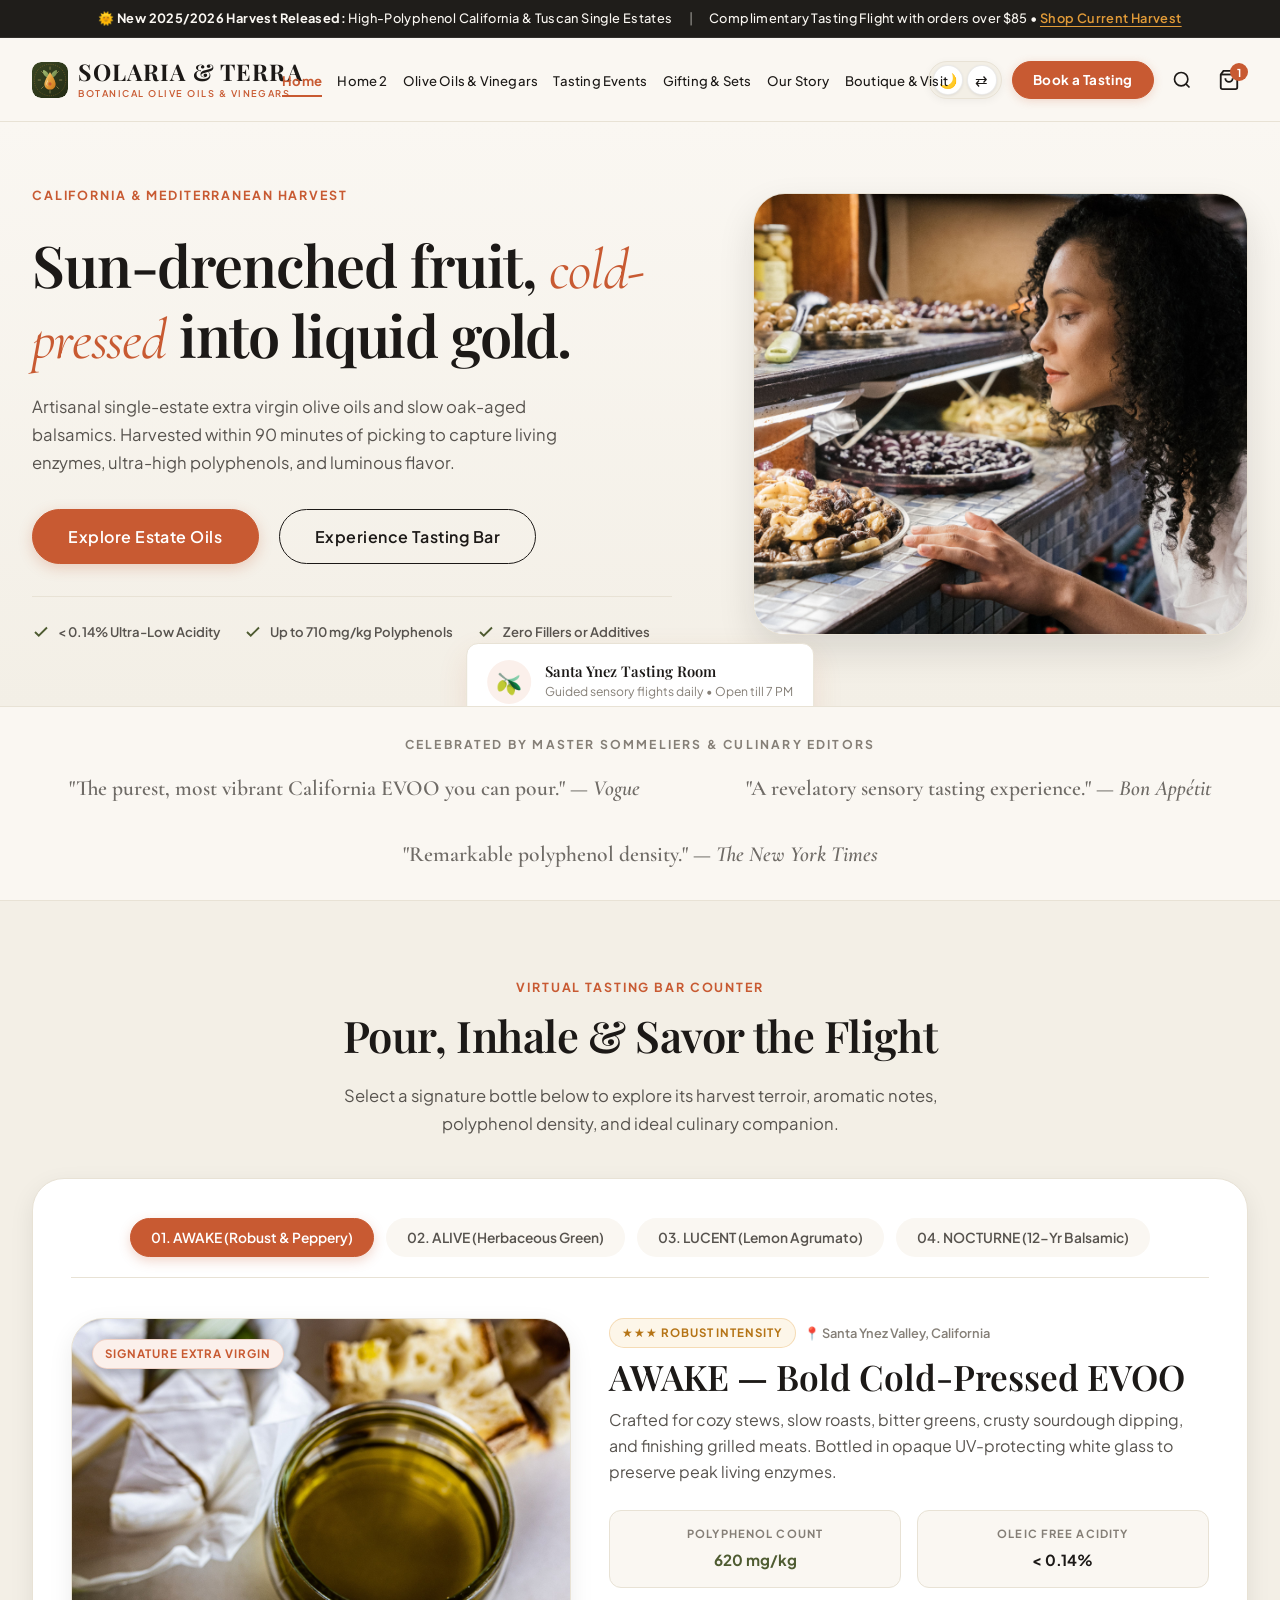
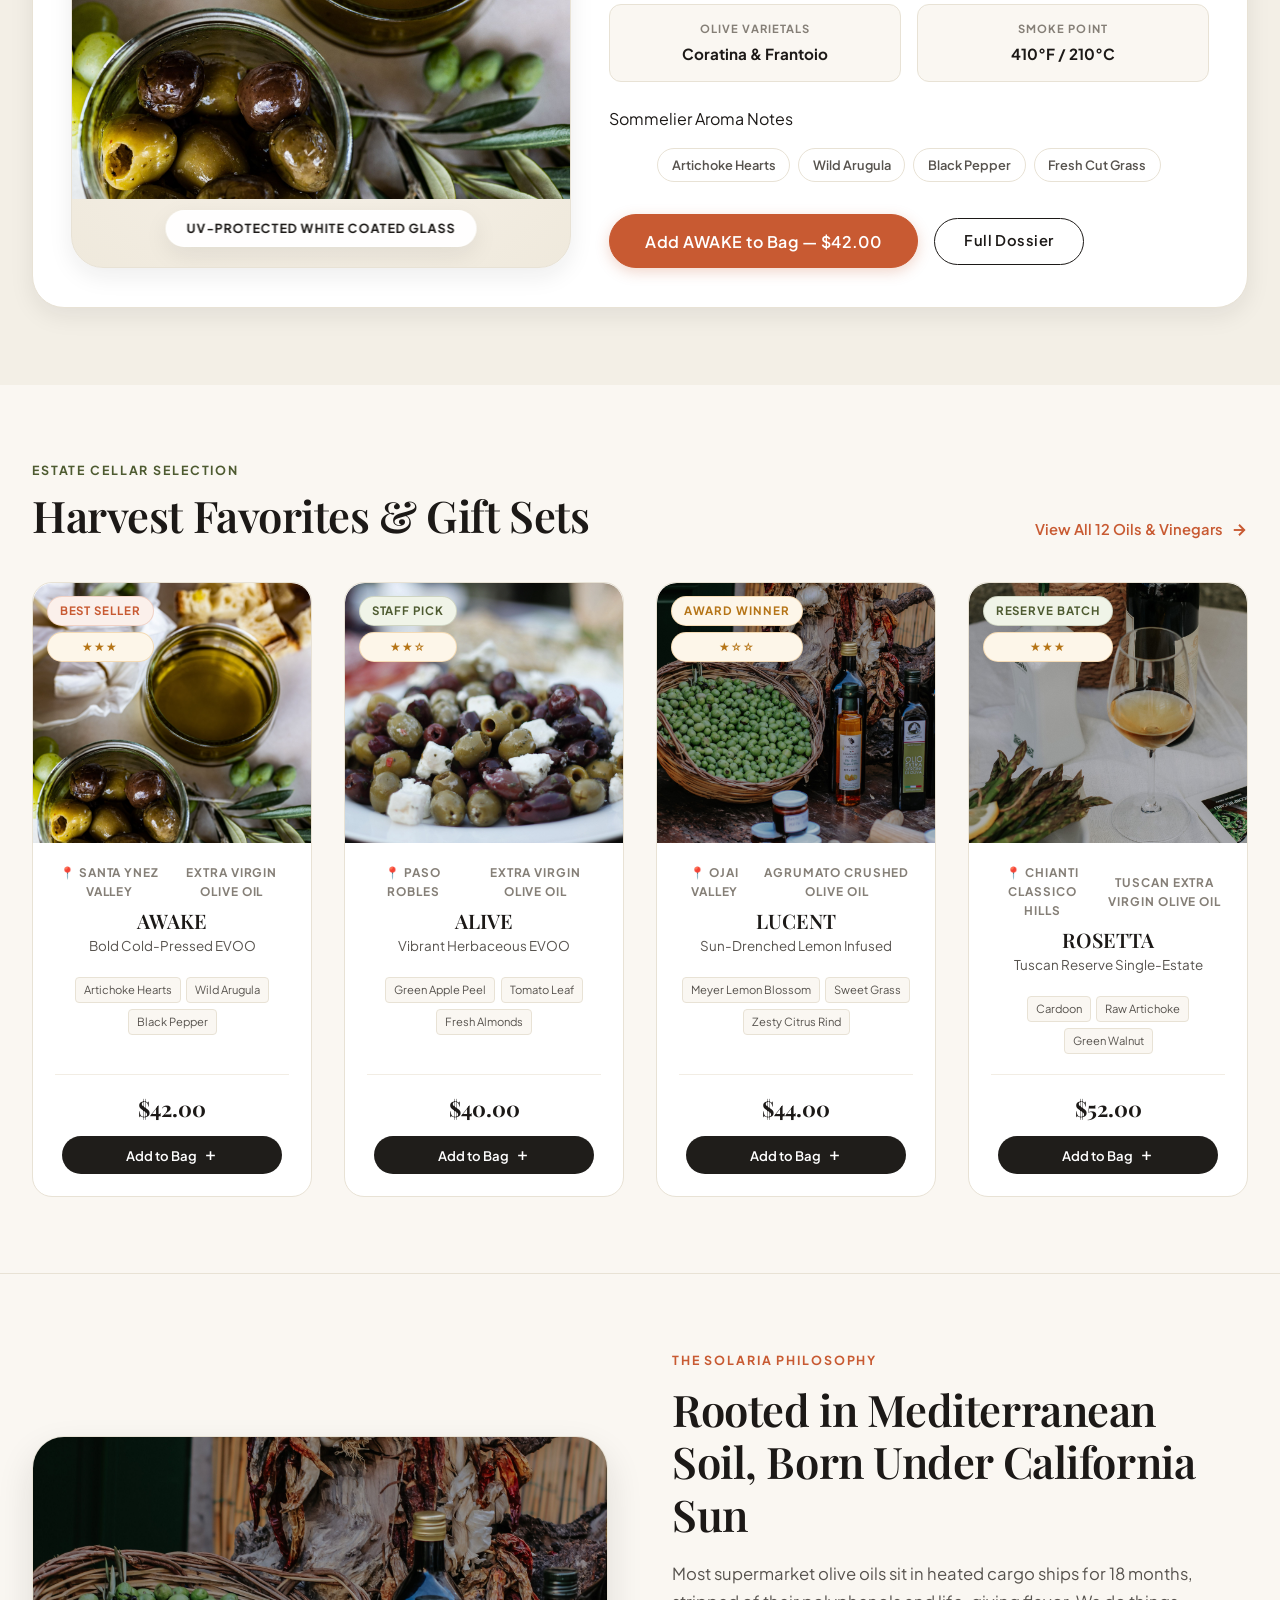
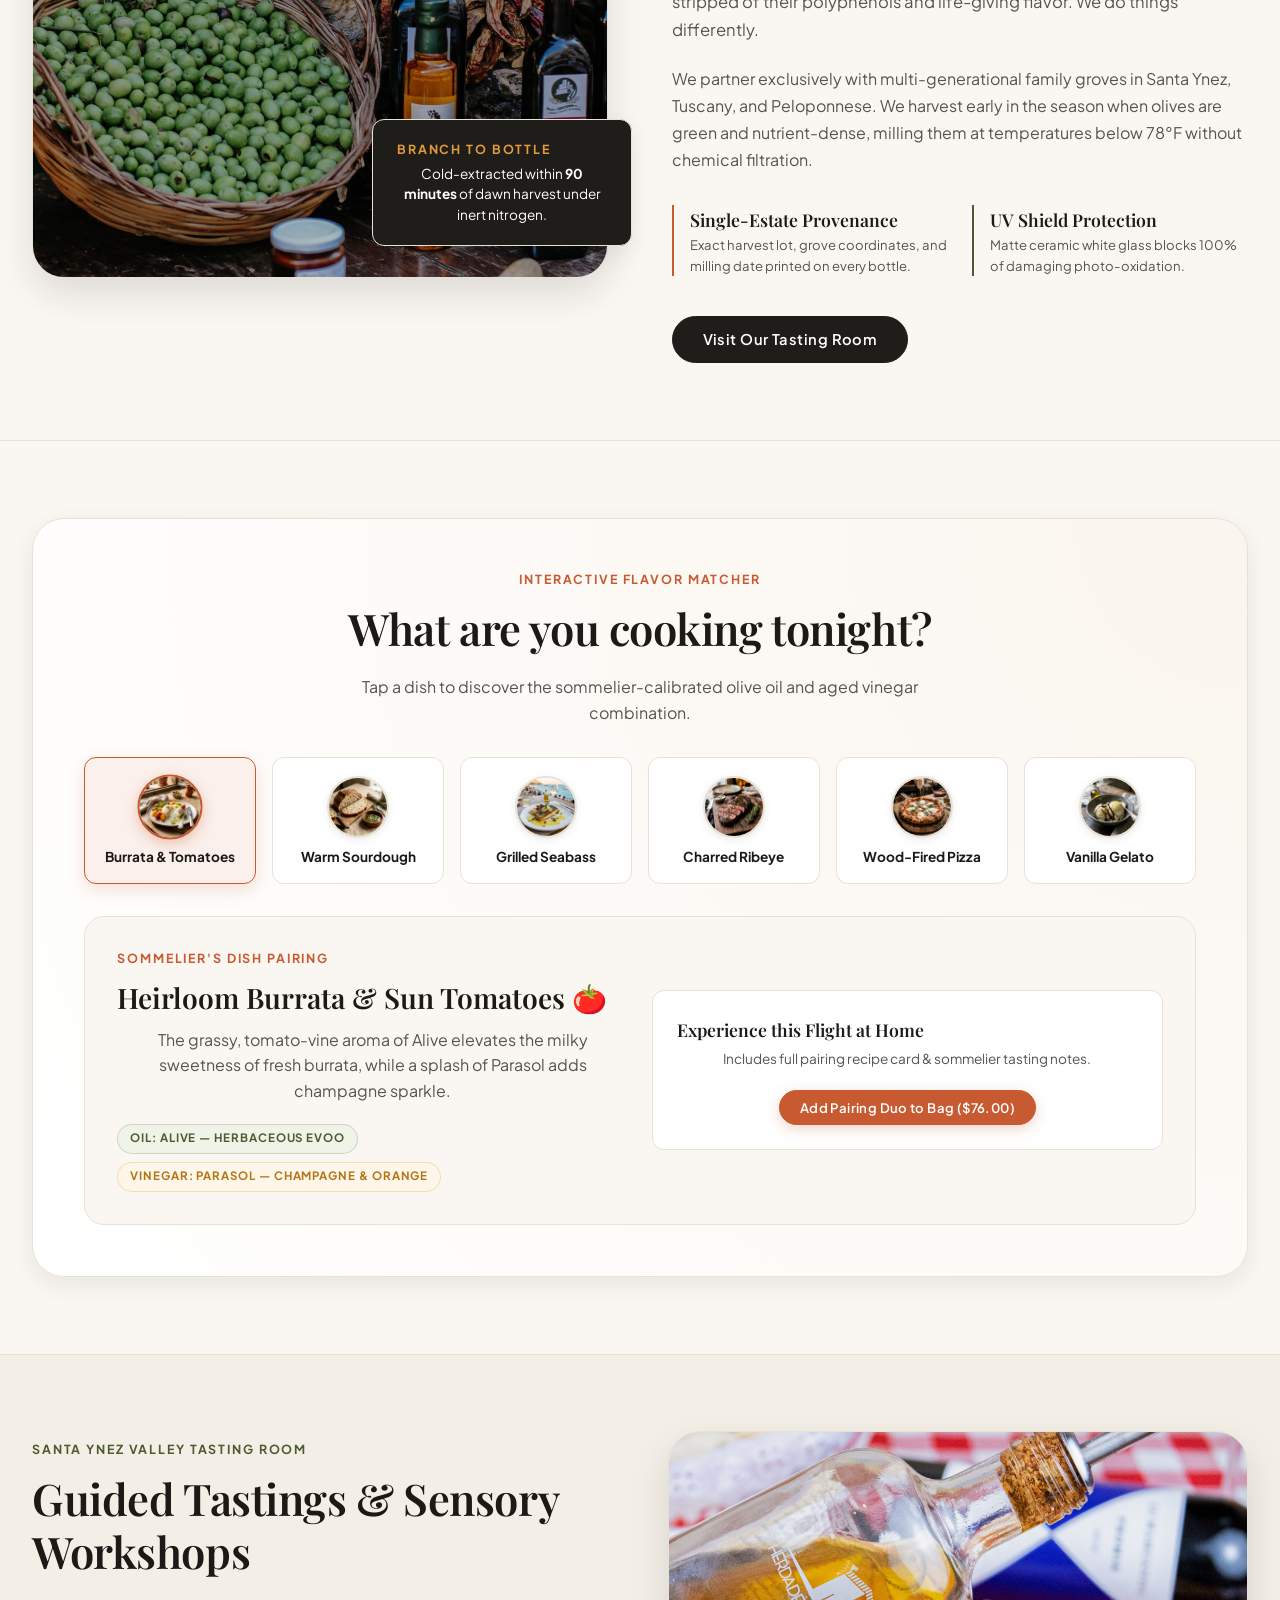
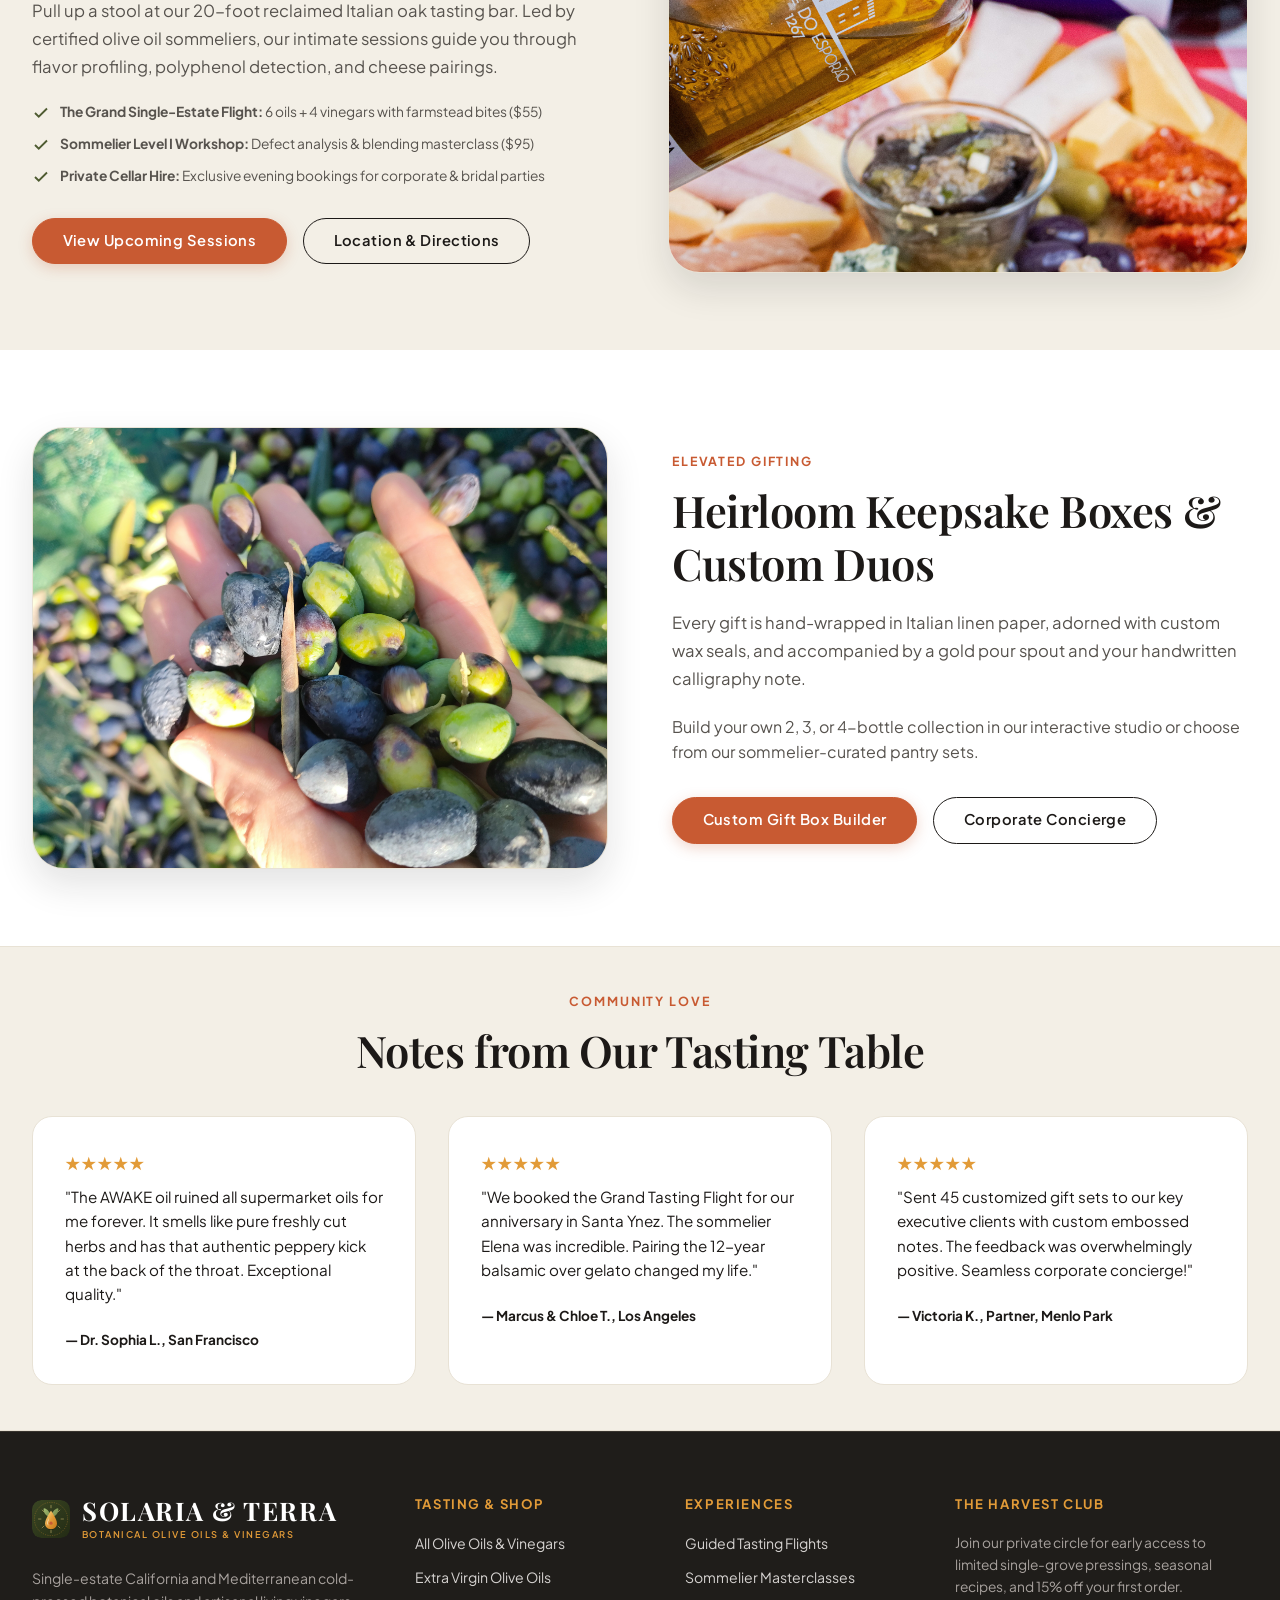
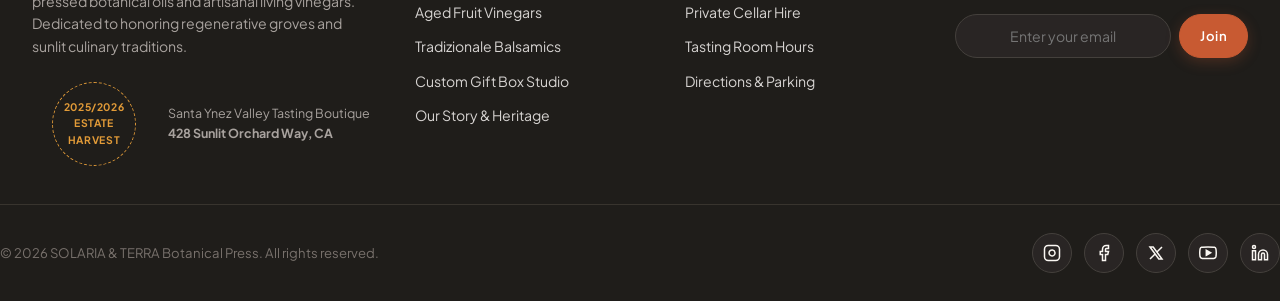
<file: index.html>
<!DOCTYPE html>
<html lang="en">
<head>
  <meta charset="UTF-8">
  <meta name="viewport" content="width=device-width, initial-scale=1.0">
  <title>SOLARIA & TERRA | California & Mediterranean Fine Olive Oils & Aged Vinegars</title>
  <meta name="description" content="Artisanal cold-pressed single-estate olive oils and barrel-aged fruit vinegars. Visit our Santa Ynez tasting room or explore curated harvest flights online.">
  <link rel="icon" type="image/svg+xml" href="favicon.svg">
  <link rel="apple-touch-icon" href="favicon.svg">
  <link rel="stylesheet" href="styles/main.css">
</head>
<body>

  <!-- Announcement Top Bar -->
  <div class="announcement-bar">
    <span>🌞 <strong>New 2025/2026 Harvest Released:</strong> High-Polyphenol California & Tuscan Single Estates</span>
    <span style="opacity: 0.5;">|</span>
    <span>Complimentary Tasting Flight with orders over $85 • <a href="products.html">Shop Current Harvest</a></span>
  </div>

  <!-- Header Navigation -->
  <header class="site-header">
    <div class="container header-container">
      <!-- Brand Logo -->
      <a href="index.html" class="site-logo" aria-label="SOLARIA & TERRA Homepage">
        <img src="favicon.svg" alt="SOLARIA & TERRA Botanical Mark" class="brand-mark" width="36" height="36">
        <div class="site-logo-text">
          <span class="brand-name">SOLARIA &amp; TERRA</span>
          <span class="brand-tagline">Botanical Olive Oils &amp; Vinegars</span>
        </div>
      </a>

      <!-- Desktop Navigation -->
      <nav class="nav-links" aria-label="Main Navigation">
        <a href="index.html" class="nav-link active">Home</a>
        <a href="home-2.html" class="nav-link">Home 2</a>
        <a href="products.html" class="nav-link">Olive Oils &amp; Vinegars</a>
        <a href="events.html" class="nav-link">Tasting Events</a>
        <a href="gifting.html" class="nav-link">Gifting &amp; Sets</a>
        <a href="about.html" class="nav-link">Our Story</a>
        <a href="contact.html" class="nav-link">Boutique &amp; Visit</a>
      </nav>

      <!-- Action Buttons -->
      <div class="header-actions">
        <!-- Theme & RTL Pill Widget (Navbar Controls) -->
        <div class="navbar-util-pill" aria-label="Theme and Language Controls">
          <button class="navbar-util-btn theme-toggle-trigger" onclick="App.toggleTheme()" title="Toggle Dark/Light Theme" aria-label="Toggle Theme">
            🌙
          </button>
          <button class="navbar-util-btn rtl-toggle-trigger" onclick="App.toggleRTL()" title="Toggle Right-to-Left (RTL) Layout" aria-label="Toggle RTL Mode">
            ⇄
          </button>
        </div>

        <a href="events.html" class="header-cta-btn" id="headerCtaBtn" aria-label="Book a Guided Tasting">Book a Tasting</a>

        <a href="products.html" class="action-btn" aria-label="Search Catalog" title="Search Collection">
          <svg width="20" height="20" viewBox="0 0 24 24" fill="none" stroke="currentColor" stroke-width="2"><circle cx="11" cy="11" r="8"></circle><line x1="21" y1="21" x2="16.65" y2="16.65"></line></svg>
        </a>
        <button class="action-btn trigger-cart-drawer" aria-label="Open Tasting Bag" title="Tasting Bag">
          <svg width="22" height="22" viewBox="0 0 24 24" fill="none" stroke="currentColor" stroke-width="2"><path d="M6 2L3 6v14a2 2 0 0 0 2 2h14a2 2 0 0 0 2-2V6l-3-4z"></path><line x1="3" y1="6" x2="21" y2="6"></line><path d="M16 10a4 4 0 0 1-8 0"></path></svg>
          <span class="cart-count-badge">1</span>
        </button>
        <button class="mobile-menu-toggle" id="mobileMenuToggle" aria-label="Toggle Mobile Navigation">
          <span></span><span></span><span></span>
        </button>
      </div>
    </div>
  </header>

  <main id="main-content">
    
    <!-- Hero Section (Editorial Brightland Style) -->
    <section class="hero-editorial">
      <div class="container">
        <div class="hero-grid">
          <div class="hero-content">
            <span class="eyebrow eyebrow-terracotta">CALIFORNIA &amp; MEDITERRANEAN HARVEST</span>
            <h1 class="hero-title">
              Sun-drenched fruit, <em>cold-pressed</em> into liquid gold.
            </h1>
            <p class="hero-description">
              Artisanal single-estate extra virgin olive oils and slow oak-aged balsamics. Harvested within 90 minutes of picking to capture living enzymes, ultra-high polyphenols, and luminous flavor.
            </p>
            <div class="hero-ctas">
              <a href="products.html" class="btn btn-primary btn-lg">Explore Estate Oils</a>
              <a href="#tastingBar" class="btn btn-outline btn-lg">Experience Tasting Bar</a>
            </div>

            <!-- Trust Row -->
            <div class="hero-trust-row">
              <div class="trust-item">
                <svg width="18" height="18" viewBox="0 0 24 24" fill="none" stroke="currentColor" stroke-width="2.5"><polyline points="20 6 9 17 4 12"></polyline></svg>
                <span>&lt; 0.14% Ultra-Low Acidity</span>
              </div>
              <div class="trust-item">
                <svg width="18" height="18" viewBox="0 0 24 24" fill="none" stroke="currentColor" stroke-width="2.5"><polyline points="20 6 9 17 4 12"></polyline></svg>
                <span>Up to 710 mg/kg Polyphenols</span>
              </div>
              <div class="trust-item">
                <svg width="18" height="18" viewBox="0 0 24 24" fill="none" stroke="currentColor" stroke-width="2.5"><polyline points="20 6 9 17 4 12"></polyline></svg>
                <span>Zero Fillers or Additives</span>
              </div>
            </div>
          </div>

          <div class="hero-media-wrapper">
            <div class="hero-main-card">
              <img src="image/oi (3).jpg" alt="SOLARIA & TERRA artisanal harvest bottles under sunlit olive branches">
            </div>
            <div class="floating-flight-badge">
              <div class="flight-icon">🫒</div>
              <div>
                <h5 class="font-serif">Santa Ynez Tasting Room</h5>
                <p>Guided sensory flights daily • Open till 7 PM</p>
              </div>
            </div>
          </div>
        </div>
      </div>
    </section>

    <!-- Press Banner -->
    <section style="background-color: var(--color-canvas); border-bottom: 1px solid var(--color-border); padding: 1.75rem 0;">
      <div class="container text-center">
        <p style="font-size: 0.76rem; text-transform: uppercase; letter-spacing: 0.18em; color: var(--color-text-muted); margin-bottom: 1rem; font-weight: 700;">
          Celebrated by Master Sommeliers &amp; Culinary Editors
        </p>
        <div style="display: flex; justify-content: space-around; align-items: center; flex-wrap: wrap; gap: 2rem; opacity: 0.85; font-family: var(--font-display); font-size: 1.35rem; font-weight: 600; color: var(--color-text-secondary);">
          <span>"The purest, most vibrant California EVOO you can pour." — <em>Vogue</em></span>
          <span>"A revelatory sensory tasting experience." — <em>Bon Appétit</em></span>
          <span>"Remarkable polyphenol density." — <em>The New York Times</em></span>
        </div>
      </div>
    </section>

    <!-- Interactive Tasting Bar Experience Section -->
    <section class="section-py tasting-bar-section" id="tastingBar">
      <div class="container">
        <div class="text-center" style="max-width: 680px; margin: 0 auto;">
          <span class="eyebrow eyebrow-terracotta">VIRTUAL TASTING BAR COUNTER</span>
          <h2>Pour, Inhale &amp; Savor the Flight</h2>
          <p class="lead-p">
            Select a signature bottle below to explore its harvest terroir, aromatic notes, polyphenol density, and ideal culinary companion.
          </p>
        </div>

        <div class="tasting-flight-interactive">
          <!-- Tasting Selector Tabs -->
          <div class="tasting-selector-tabs" id="tastingTabsContainer">
            <button class="tasting-tab-btn active" onclick="switchTastingView('oil-awake')">01. AWAKE (Robust &amp; Peppery)</button>
            <button class="tasting-tab-btn" onclick="switchTastingView('oil-alive')">02. ALIVE (Herbaceous Green)</button>
            <button class="tasting-tab-btn" onclick="switchTastingView('oil-lucent')">03. LUCENT (Lemon Agrumato)</button>
            <button class="tasting-tab-btn" onclick="switchTastingView('vin-balsamic-reserve')">04. NOCTURNE (12-Yr Balsamic)</button>
          </div>

          <!-- Dynamic Display Grid -->
          <div class="tasting-display-grid" id="tastingDisplayCard">
            <!-- Rendered dynamically -->
            <div class="tasting-bottle-view">
              <span class="badge badge-terracotta tasting-bottle-badge">Signature Extra Virgin</span>
              <img id="tastingBottleImg" src="image/oi (1).jpg" alt="AWAKE EVOO bottle">
              <span class="tasting-bottle-caption">UV-Protected White Coated Glass</span>
            </div>

            <div>
              <div class="flex items-center gap-2" style="margin-bottom: 0.5rem;">
                <span class="badge badge-amber" id="tastingIntensityBadge">★★★ ROBUST INTENSITY</span>
                <span style="font-size: 0.8rem; color: var(--color-text-muted); font-weight: 600;" id="tastingOriginText">📍 Santa Ynez Valley, California</span>
              </div>
              <h3 id="tastingTitle" style="font-size: 2.2rem; margin-bottom: 0.5rem;">AWAKE — Bold Cold-Pressed EVOO</h3>
              <p id="tastingDesc" style="color: var(--color-text-secondary); line-height: 1.65; margin-bottom: 1.5rem;">
                Crafted for cozy stews, slow roasts, bitter greens, crusty sourdough dipping, and finishing grilled meats. Bottled in opaque UV-protecting white glass to preserve peak living enzymes.
              </p>

              <!-- Specs Grid -->
              <div class="tasting-specs-grid">
                <div class="spec-box">
                  <span class="spec-label">Polyphenol Count</span>
                  <span class="spec-value" id="tastingPolyphenols" style="color: var(--color-olive-grove);">620 mg/kg</span>
                </div>
                <div class="spec-box">
                  <span class="spec-label">Oleic Free Acidity</span>
                  <span class="spec-value" id="tastingAcidity">&lt; 0.14%</span>
                </div>
                <div class="spec-box">
                  <span class="spec-label">Olive Varietals</span>
                  <span class="spec-value" id="tastingVarietals">Coratina &amp; Frantoio</span>
                </div>
                <div class="spec-box">
                  <span class="spec-label">Smoke Point</span>
                  <span class="spec-value" id="tastingSmokePoint">410°F / 210°C</span>
                </div>
              </div>

              <!-- Tasting Aroma Pills -->
              <div>
                <span class="spec-label" style="margin-bottom: 0.4rem;">Sommelier Aroma Notes</span>
                <div class="flavor-notes-pills" id="tastingNotesContainer">
                  <span class="flavor-pill">Artichoke Hearts</span>
                  <span class="flavor-pill">Wild Arugula</span>
                  <span class="flavor-pill">Black Pepper</span>
                  <span class="flavor-pill">Fresh Cut Grass</span>
                </div>
              </div>

              <div class="tasting-action-btns">
                <button class="btn btn-primary btn-lg" id="tastingAddToCartBtn" onclick="App.addToCart('oil-awake')">
                  Add AWAKE to Bag — $42.00
                </button>
                <button class="btn btn-outline" onclick="App.openQuickView('oil-awake')">
                  Full Dossier
                </button>
              </div>
            </div>
          </div>
        </div>
      </div>
    </section>

    <!-- Featured Products Spotlight (Brightland Aesthetic Grid) -->
    <section class="section-py">
      <div class="container">
        <div class="estate-cellar-header-row" style="display: flex; justify-content: space-between; align-items: flex-end; margin-bottom: 2.5rem; flex-wrap: wrap; gap: 1rem; width: 100%;">
          <div style="text-align: left;">
            <span class="eyebrow eyebrow-olive" style="text-align: left; margin: 0 0 0.5rem 0;">ESTATE CELLAR SELECTION</span>
            <h2 style="text-align: left; margin: 0;">Harvest Favorites &amp; Gift Sets</h2>
          </div>
          <a href="products.html" class="link-arrow font-sans estate-view-all-link" style="margin-left: auto; text-align: right; display: inline-flex; align-items: center;">
            <span>View All 12 Oils &amp; Vinegars</span>
            <svg width="18" height="18" viewBox="0 0 24 24" fill="none" stroke="currentColor" stroke-width="2.5"><line x1="5" y1="12" x2="19" y2="12"></line><polyline points="12 5 19 12 12 19"></polyline></svg>
          </a>
        </div>

        <div class="grid grid-4" id="homeFeaturedGrid">
          <!-- Rendered via script / data -->
        </div>
      </div>
    </section>

    <!-- The Origin Story & Mediterranean Roots -->
    <section class="section-py story-section">
      <div class="container">
        <div class="grid grid-2" style="align-items: center; gap: 4rem;">
          <div class="editorial-media-wrapper">
            <div class="editorial-media-card">
              <img src="image/oi (5).jpg" alt="Artisanal olive harvest and stone milling">
            </div>
            <div class="story-floating-badge">
              <span class="eyebrow eyebrow-amber" style="margin-bottom: 0.25rem;">BRANCH TO BOTTLE</span>
              <p style="font-size: 0.85rem; line-height: 1.5;">Cold-extracted within <strong>90 minutes</strong> of dawn harvest under inert nitrogen.</p>
            </div>
          </div>

          <div>
            <span class="eyebrow eyebrow-terracotta">THE SOLARIA PHILOSOPHY</span>
            <h2>Rooted in Mediterranean Soil, Born Under California Sun</h2>
            <p class="lead-p" style="margin: 1.25rem 0;">
              Most supermarket olive oils sit in heated cargo ships for 18 months, stripped of their polyphenols and life-giving flavor. We do things differently.
            </p>
            <p style="color: var(--color-text-secondary); line-height: 1.7; margin-bottom: 1.5rem;">
              We partner exclusively with multi-generational family groves in Santa Ynez, Tuscany, and Peloponnese. We harvest early in the season when olives are green and nutrient-dense, milling them at temperatures below 78°F without chemical filtration.
            </p>

            <div style="display: grid; grid-template-columns: repeat(auto-fit, minmax(180px, 1fr)); gap: 1.5rem; margin-top: 2rem;">
              <div style="border-left: 2px solid var(--color-terracotta); padding-left: 1rem;">
                <h4 style="font-size: 1.1rem; margin-bottom: 0.25rem;">Single-Estate Provenance</h4>
                <p style="font-size: 0.82rem; color: var(--color-text-secondary);">Exact harvest lot, grove coordinates, and milling date printed on every bottle.</p>
              </div>
              <div style="border-left: 2px solid var(--color-olive-grove); padding-left: 1rem;">
                <h4 style="font-size: 1.1rem; margin-bottom: 0.25rem;">UV Shield Protection</h4>
                <p style="font-size: 0.82rem; color: var(--color-text-secondary);">Matte ceramic white glass blocks 100% of damaging photo-oxidation.</p>
              </div>
            </div>

            <div style="margin-top: 2.5rem;">
              <a href="contact.html" class="btn btn-dark">Visit Our Tasting Room</a>
            </div>
          </div>
        </div>
      </div>
    </section>

    <!-- Interactive Dish Pairing Selector -->
    <section class="section-py" style="background-color: var(--color-canvas);">
      <div class="container">
        <div class="pairing-finder-container">
          <div class="text-center" style="max-width: 620px; margin: 0 auto;">
            <span class="eyebrow eyebrow-terracotta">INTERACTIVE FLAVOR MATCHER</span>
            <h2>What are you cooking tonight?</h2>
            <p style="color: var(--color-text-secondary);">
              Tap a dish to discover the sommelier-calibrated olive oil and aged vinegar combination.
            </p>
          </div>

          <!-- Dish Buttons -->
          <div class="dish-selection-grid">
            <button class="dish-card-btn active" data-pairing-id="pairing-burrata">
              <div class="dish-img-wrap">
                <img src="image/dish-burrata.jpg" alt="Burrata &amp; Tomatoes" class="dish-thumb-img" width="62" height="62" loading="lazy">
              </div>
              <span class="dish-title">Burrata &amp; Tomatoes</span>
            </button>
            <button class="dish-card-btn" data-pairing-id="pairing-sourdough">
              <div class="dish-img-wrap">
                <img src="image/dish-sourdough.jpg" alt="Warm Sourdough" class="dish-thumb-img" width="62" height="62" loading="lazy">
              </div>
              <span class="dish-title">Warm Sourdough</span>
            </button>
            <button class="dish-card-btn" data-pairing-id="pairing-seafood">
              <div class="dish-img-wrap">
                <img src="image/dish-seabass.jpg" alt="Grilled Seabass" class="dish-thumb-img" width="62" height="62" loading="lazy">
              </div>
              <span class="dish-title">Grilled Seabass</span>
            </button>
            <button class="dish-card-btn" data-pairing-id="pairing-steak">
              <div class="dish-img-wrap">
                <img src="image/dish-ribeye.jpg" alt="Charred Ribeye" class="dish-thumb-img" width="62" height="62" loading="lazy">
              </div>
              <span class="dish-title">Charred Ribeye</span>
            </button>
            <button class="dish-card-btn" data-pairing-id="pairing-pizza">
              <div class="dish-img-wrap">
                <img src="image/dish-pizza.jpg" alt="Wood-Fired Pizza" class="dish-thumb-img" width="62" height="62" loading="lazy">
              </div>
              <span class="dish-title">Wood-Fired Pizza</span>
            </button>
            <button class="dish-card-btn" data-pairing-id="pairing-dessert">
              <div class="dish-img-wrap">
                <img src="image/dish-gelato.jpg" alt="Vanilla Gelato" class="dish-thumb-img" width="62" height="62" loading="lazy">
              </div>
              <span class="dish-title">Vanilla Gelato</span>
            </button>
          </div>

          <!-- Pairing Output Box -->
          <div class="pairing-result-box" id="pairingResultOutput">
            <div>
              <span class="eyebrow eyebrow-terracotta">SOMMELIER'S DISH PAIRING</span>
              <h3 style="margin-bottom: 0.75rem;">Heirloom Burrata &amp; Sun Tomatoes 🍅</h3>
              <p style="color: var(--color-text-secondary); line-height: 1.6; margin-bottom: 1.25rem;">
                The grassy, tomato-vine aroma of Alive elevates the milky sweetness of fresh burrata, while a splash of Parasol adds champagne sparkle.
              </p>
              <div style="display: flex; gap: 0.5rem; flex-wrap: wrap;">
                <span class="badge badge-olive">Oil: ALIVE — Herbaceous EVOO</span>
                <span class="badge badge-amber">Vinegar: PARASOL — Champagne &amp; Orange</span>
              </div>
            </div>
            <div class="pairing-buy-card">
              <h4 style="font-size: 1.1rem; margin-bottom: 0.5rem;">Experience this Flight at Home</h4>
              <p style="font-size: 0.85rem; color: var(--color-text-secondary); margin-bottom: 1.25rem;">Includes full pairing recipe card &amp; sommelier tasting notes.</p>
              <button class="btn btn-primary btn-sm" onclick="App.addToCart('oil-alive'); App.addToCart('vin-trebbiano');">
                Add Pairing Duo to Bag ($76.00)
              </button>
            </div>
          </div>
        </div>
      </div>
    </section>

    <!-- Tasting Events & Masterclasses Spotlight -->
    <section class="section-py" style="background-color: var(--color-canvas-subtle); border-top: 1px solid var(--color-border);">
      <div class="container">
        <div class="grid grid-2" style="align-items: center; gap: 3.5rem;">
          <div>
            <span class="eyebrow eyebrow-olive">SANTA YNEZ VALLEY TASTING ROOM</span>
            <h2>Guided Tastings &amp; Sensory Workshops</h2>
            <p class="lead-p" style="margin: 1.25rem 0;">
              Pull up a stool at our 20-foot reclaimed Italian oak tasting bar. Led by certified olive oil sommeliers, our intimate sessions guide you through flavor profiling, polyphenol detection, and cheese pairings.
            </p>
            <ul class="event-highlights-list" style="margin-bottom: 2rem;">
              <li>
                <svg width="18" height="18" viewBox="0 0 24 24" fill="none" stroke="currentColor" stroke-width="2.5"><polyline points="20 6 9 17 4 12"></polyline></svg>
                <span><strong>The Grand Single-Estate Flight:</strong> 6 oils + 4 vinegars with farmstead bites ($55)</span>
              </li>
              <li>
                <svg width="18" height="18" viewBox="0 0 24 24" fill="none" stroke="currentColor" stroke-width="2.5"><polyline points="20 6 9 17 4 12"></polyline></svg>
                <span><strong>Sommelier Level I Workshop:</strong> Defect analysis &amp; blending masterclass ($95)</span>
              </li>
              <li>
                <svg width="18" height="18" viewBox="0 0 24 24" fill="none" stroke="currentColor" stroke-width="2.5"><polyline points="20 6 9 17 4 12"></polyline></svg>
                <span><strong>Private Cellar Hire:</strong> Exclusive evening bookings for corporate &amp; bridal parties</span>
              </li>
            </ul>
            <div class="flex gap-4">
              <a href="events.html" class="btn btn-primary">View Upcoming Sessions</a>
              <a href="contact.html" class="btn btn-outline">Location &amp; Directions</a>
            </div>
          </div>

          <div class="editorial-media-card">
            <img src="image/oi (32).jpg" alt="Sommelier guided olive oil tasting room">
          </div>
        </div>
      </div>
    </section>

    <!-- Editorial Gifting Teaser -->
    <section class="section-py gifting-editorial-section">
      <div class="container">
        <div class="grid grid-2" style="align-items: center; gap: 4rem;">
          <div class="editorial-media-card">
            <img src="image/oi (19).jpg" alt="Artisanal gift box with gold pour spouts">
          </div>
          <div>
            <span class="eyebrow eyebrow-terracotta">ELEVATED GIFTING</span>
            <h2>Heirloom Keepsake Boxes &amp; Custom Duos</h2>
            <p class="lead-p" style="margin: 1.25rem 0;">
              Every gift is hand-wrapped in Italian linen paper, adorned with custom wax seals, and accompanied by a gold pour spout and your handwritten calligraphy note.
            </p>
            <p style="color: var(--color-text-secondary); margin-bottom: 2rem;">
              Build your own 2, 3, or 4-bottle collection in our interactive studio or choose from our sommelier-curated pantry sets.
            </p>
            <div class="flex gap-4">
              <a href="gifting.html" class="btn btn-primary">Custom Gift Box Builder</a>
              <a href="gifting.html#corporate" class="btn btn-outline">Corporate Concierge</a>
            </div>
          </div>
        </div>
      </div>
    </section>

    <!-- Testimonials Section -->
    <section class="section-py-sm" style="background-color: var(--color-canvas-subtle); border-top: 1px solid var(--color-border); border-bottom: 1px solid var(--color-border);">
      <div class="container text-center">
        <span class="eyebrow eyebrow-terracotta">COMMUNITY LOVE</span>
        <h2 style="margin-bottom: 2.5rem;">Notes from Our Tasting Table</h2>
        
        <div class="grid grid-3">
          <div class="testimonial-card">
            <div style="color: var(--color-sun-amber); font-size: 1.1rem; margin-bottom: 0.5rem;">★★★★★</div>
            <p style="font-size: 0.95rem; color: var(--color-text-primary); line-height: 1.6; margin-bottom: 1.25rem;">
              "The AWAKE oil ruined all supermarket oils for me forever. It smells like pure freshly cut herbs and has that authentic peppery kick at the back of the throat. Exceptional quality."
            </p>
            <span style="font-weight: 700; font-size: 0.85rem;">— Dr. Sophia L., San Francisco</span>
          </div>

          <div class="testimonial-card">
            <div style="color: var(--color-sun-amber); font-size: 1.1rem; margin-bottom: 0.5rem;">★★★★★</div>
            <p style="font-size: 0.95rem; color: var(--color-text-primary); line-height: 1.6; margin-bottom: 1.25rem;">
              "We booked the Grand Tasting Flight for our anniversary in Santa Ynez. The sommelier Elena was incredible. Pairing the 12-year balsamic over gelato changed my life."
            </p>
            <span style="font-weight: 700; font-size: 0.85rem;">— Marcus &amp; Chloe T., Los Angeles</span>
          </div>

          <div class="testimonial-card">
            <div style="color: var(--color-sun-amber); font-size: 1.1rem; margin-bottom: 0.5rem;">★★★★★</div>
            <p style="font-size: 0.95rem; color: var(--color-text-primary); line-height: 1.6; margin-bottom: 1.25rem;">
              "Sent 45 customized gift sets to our key executive clients with custom embossed notes. The feedback was overwhelmingly positive. Seamless corporate concierge!"
            </p>
            <span style="font-weight: 700; font-size: 0.85rem;">— Victoria K., Partner, Menlo Park</span>
          </div>
        </div>
      </div>
    </section>

  </main>

  <!-- Footer -->
  <footer class="site-footer">
    <div class="footer-top">
      <div class="container footer-grid">
        <div class="footer-brand">
          <a href="index.html" class="footer-logo-link">
            <img src="favicon.svg" alt="SOLARIA & TERRA Botanical Mark" class="brand-mark" width="40" height="40">
            <div class="site-logo-text">
              <span class="brand-name">SOLARIA &amp; TERRA</span>
              <span class="brand-tagline">Botanical Olive Oils &amp; Vinegars</span>
            </div>
          </a>
          <p>
            Single-estate California and Mediterranean cold-pressed botanical oils and artisanal living vinegars. Dedicated to honoring regenerative groves and sunlit culinary traditions.
          </p>
          <div style="margin-top: 1.5rem; display: flex; gap: 0.75rem; align-items: center;">
            <span class="seal-stamp" style="color: var(--color-sun-amber); border-color: var(--color-sun-amber);">
              2025/2026<br>ESTATE<br>HARVEST
            </span>
            <div style="font-size: 0.78rem; color: #A8A29E;">
              Santa Ynez Valley Tasting Boutique<br>
              <strong>428 Sunlit Orchard Way, CA</strong>
            </div>
          </div>
        </div>

        <div class="footer-col">
          <h5>Tasting &amp; Shop</h5>
          <div class="footer-links">
            <a href="products.html">All Olive Oils &amp; Vinegars</a>
            <a href="products.html?cat=olive-oil">Extra Virgin Olive Oils</a>
            <a href="products.html?cat=fruit-vinegar">Aged Fruit Vinegars</a>
            <a href="products.html?cat=balsamic-vinegar">Tradizionale Balsamics</a>
            <a href="gifting.html">Custom Gift Box Studio</a>
            <a href="about.html">Our Story &amp; Heritage</a>
          </div>
        </div>

        <div class="footer-col">
          <h5>Experiences</h5>
          <div class="footer-links">
            <a href="events.html">Guided Tasting Flights</a>
            <a href="events.html#sommelier">Sommelier Masterclasses</a>
            <a href="events.html#private">Private Cellar Hire</a>
            <a href="contact.html">Tasting Room Hours</a>
            <a href="contact.html#directions">Directions &amp; Parking</a>
          </div>
        </div>

        <div class="footer-col">
          <h5>The Harvest Club</h5>
          <p style="font-size: 0.86rem; color: #A8A29E; margin-bottom: 0.75rem;">
            Join our private circle for early access to limited single-grove pressings, seasonal recipes, and 15% off your first order.
          </p>
          <form class="newsletter-submit-form footer-newsletter-form">
            <input type="email" placeholder="Enter your email" required aria-label="Email Address">
            <button type="submit" class="btn btn-primary btn-sm">Join</button>
          </form>
        </div>
      </div>
    </div>

    <div class="container footer-bottom">
      <div>&copy; 2026 SOLARIA &amp; TERRA Botanical Press. All rights reserved.</div>
      <div class="social-links" aria-label="Social Media Links">
        <a href="https://instagram.com/solariaandterra" target="_blank" rel="noopener noreferrer" aria-label="Follow SOLARIA &amp; TERRA on Instagram" title="Instagram">
          <svg width="18" height="18" viewBox="0 0 24 24" fill="none" stroke="currentColor" stroke-width="2"><rect x="2" y="2" width="20" height="20" rx="5" ry="5"></rect><path d="M16 11.37A4 4 0 1 1 12.63 8 4 4 0 0 1 16 11.37z"></path><line x1="17.5" y1="6.5" x2="17.51" y2="6.5"></line></svg>
        </a>
        <a href="https://facebook.com/solariaandterra" target="_blank" rel="noopener noreferrer" aria-label="Follow SOLARIA &amp; TERRA on Facebook" title="Facebook">
          <svg width="18" height="18" viewBox="0 0 24 24" fill="none" stroke="currentColor" stroke-width="2"><path d="M18 2h-3a5 5 0 0 0-5 5v3H7v4h3v8h4v-8h3l1-4h-4V7a1 1 0 0 1 1-1h3z"></path></svg>
        </a>
        <a href="https://x.com/solaria_terra" target="_blank" rel="noopener noreferrer" aria-label="Follow SOLARIA &amp; TERRA on X (Twitter)" title="X (Twitter)">
          <svg width="18" height="18" viewBox="0 0 24 24" fill="none" stroke="currentColor" stroke-width="2"><path d="M4 4l11.733 16h4.267l-11.733 -16z"></path><path d="M4 20l6.768 -6.768m2.46 -2.46l6.772 -6.772"></path></svg>
        </a>
        <a href="https://youtube.com/@solariaterra" target="_blank" rel="noopener noreferrer" aria-label="Watch SOLARIA &amp; TERRA on YouTube" title="YouTube">
          <svg width="18" height="18" viewBox="0 0 24 24" fill="none" stroke="currentColor" stroke-width="2"><path d="M22.54 6.42a2.78 2.78 0 0 0-1.94-2C18.88 4 12 4 12 4s-6.88 0-8.6.46a2.78 2.78 0 0 0-1.94 2A29 29 0 0 0 1 11.75a29 29 0 0 0 .46 5.33A2.78 2.78 0 0 0 3.4 19c1.72.46 8.6.46 8.6.46s6.88 0 8.6-.46a2.78 2.78 0 0 0 1.94-2 29 29 0 0 0 .46-5.25 29 29 0 0 0-.46-5.33z"></path><polygon points="9.75 15.02 15.5 11.75 9.75 8.48 9.75 15.02" fill="currentColor"></polygon></svg>
        </a>
        <a href="https://linkedin.com/company/solariaterra" target="_blank" rel="noopener noreferrer" aria-label="Connect with SOLARIA &amp; TERRA on LinkedIn" title="LinkedIn">
          <svg width="18" height="18" viewBox="0 0 24 24" fill="none" stroke="currentColor" stroke-width="2"><path d="M16 8a6 6 0 0 1 6 6v7h-4v-7a2 2 0 0 0-2-2 2 2 0 0 0-2 2v7h-4v-7a6 6 0 0 1 6-6z"></path><rect x="2" y="9" width="4" height="12"></rect><circle cx="4" cy="4" r="2"></circle></svg>
        </a>
      </div>
    </div>
  </footer>

  <!-- Scripts -->
  <script src="js/data.js"></script>
  <script src="js/app.js"></script>
  <script>
    // Home Page Specific Logic:
    document.addEventListener('DOMContentLoaded', () => {
      // Render 4 featured products on home page
      const featuredContainer = document.getElementById('homeFeaturedGrid');
      if (featuredContainer && typeof SHOP_DATA !== 'undefined') {
        const featured = SHOP_DATA.products.slice(0, 4);
        featuredContainer.innerHTML = featured.map(p => App.renderProductCard(p)).join('');
      }

      // Initialize interactive dish pairing switcher
      const dishBtns = document.querySelectorAll('.dish-card-btn');
      const pairingResultBox = document.getElementById('pairingResultOutput');
      if (dishBtns.length && pairingResultBox) {
        dishBtns.forEach(btn => {
          btn.addEventListener('click', () => {
            dishBtns.forEach(b => b.classList.remove('active'));
            btn.classList.add('active');
            const id = btn.dataset.pairingId;
            const p = SHOP_DATA.dishPairings.find(x => x.id === id);
            if (p) {
              pairingResultBox.innerHTML = `
                <div>
                  <span class="eyebrow eyebrow-terracotta">SOMMELIER'S DISH PAIRING</span>
                  <h3 style="margin-bottom: 0.75rem;">${p.dish} ${p.emoji}</h3>
                  <p style="color: var(--color-text-secondary); line-height: 1.6; margin-bottom: 1.25rem;">${p.description}</p>
                  <div style="display: flex; gap: 0.5rem; flex-wrap: wrap;">
                    <span class="badge badge-olive">Oil: ${p.recommendedOil}</span>
                    <span class="badge badge-balsamic">Vinegar: ${p.recommendedVinegar}</span>
                  </div>
                </div>
                <div class="pairing-buy-card">
                  <h4 style="font-size: 1.1rem; margin-bottom: 0.5rem;">Experience this Flight at Home</h4>
                  <p style="font-size: 0.85rem; color: var(--color-text-secondary); margin-bottom: 1.25rem;">Includes full pairing recipe card & sommelier tasting notes.</p>
                  <button class="btn btn-primary btn-sm" onclick="App.showToast('Added ${p.dish} Pairing to your bag!', 'success')">
                    Add Pairing Set to Bag
                  </button>
                </div>
              `;
            }
          });
        });
      }
    });

    // Switch Virtual Tasting Bar view
    function switchTastingView(productId) {
      const product = SHOP_DATA.products.find(p => p.id === productId);
      if (!product) return;

      // Update active tab style
      const tabs = document.querySelectorAll('.tasting-tab-btn');
      tabs.forEach(t => t.classList.remove('active'));
      event.currentTarget.classList.add('active');

      // Update image and text
      document.getElementById('tastingBottleImg').src = product.image;
      document.getElementById('tastingBottleImg').alt = product.name;
      document.getElementById('tastingTitle').textContent = product.name;
      document.getElementById('tastingDesc').textContent = product.description;
      document.getElementById('tastingOriginText').textContent = `📍 ${product.region}`;
      document.getElementById('tastingIntensityBadge').textContent = `${product.intensityStars} ${product.intensity.toUpperCase()} INTENSITY`;
      document.getElementById('tastingPolyphenols').textContent = product.polyphenols;
      document.getElementById('tastingAcidity').textContent = product.acidity;
      document.getElementById('tastingVarietals').textContent = product.varietal;
      document.getElementById('tastingSmokePoint').textContent = product.smokePoint;
      
      const notesContainer = document.getElementById('tastingNotesContainer');
      notesContainer.innerHTML = product.tastingNotes.map(n => `<span class="flavor-pill">${n}</span>`).join('');

      const addBtn = document.getElementById('tastingAddToCartBtn');
      addBtn.textContent = `Add ${product.name.split('—')[0].trim()} to Bag — $${product.price.toFixed(2)}`;
      addBtn.setAttribute('onclick', `App.addToCart('${product.id}')`);
    }
  </script>
</body>
</html>
</file>
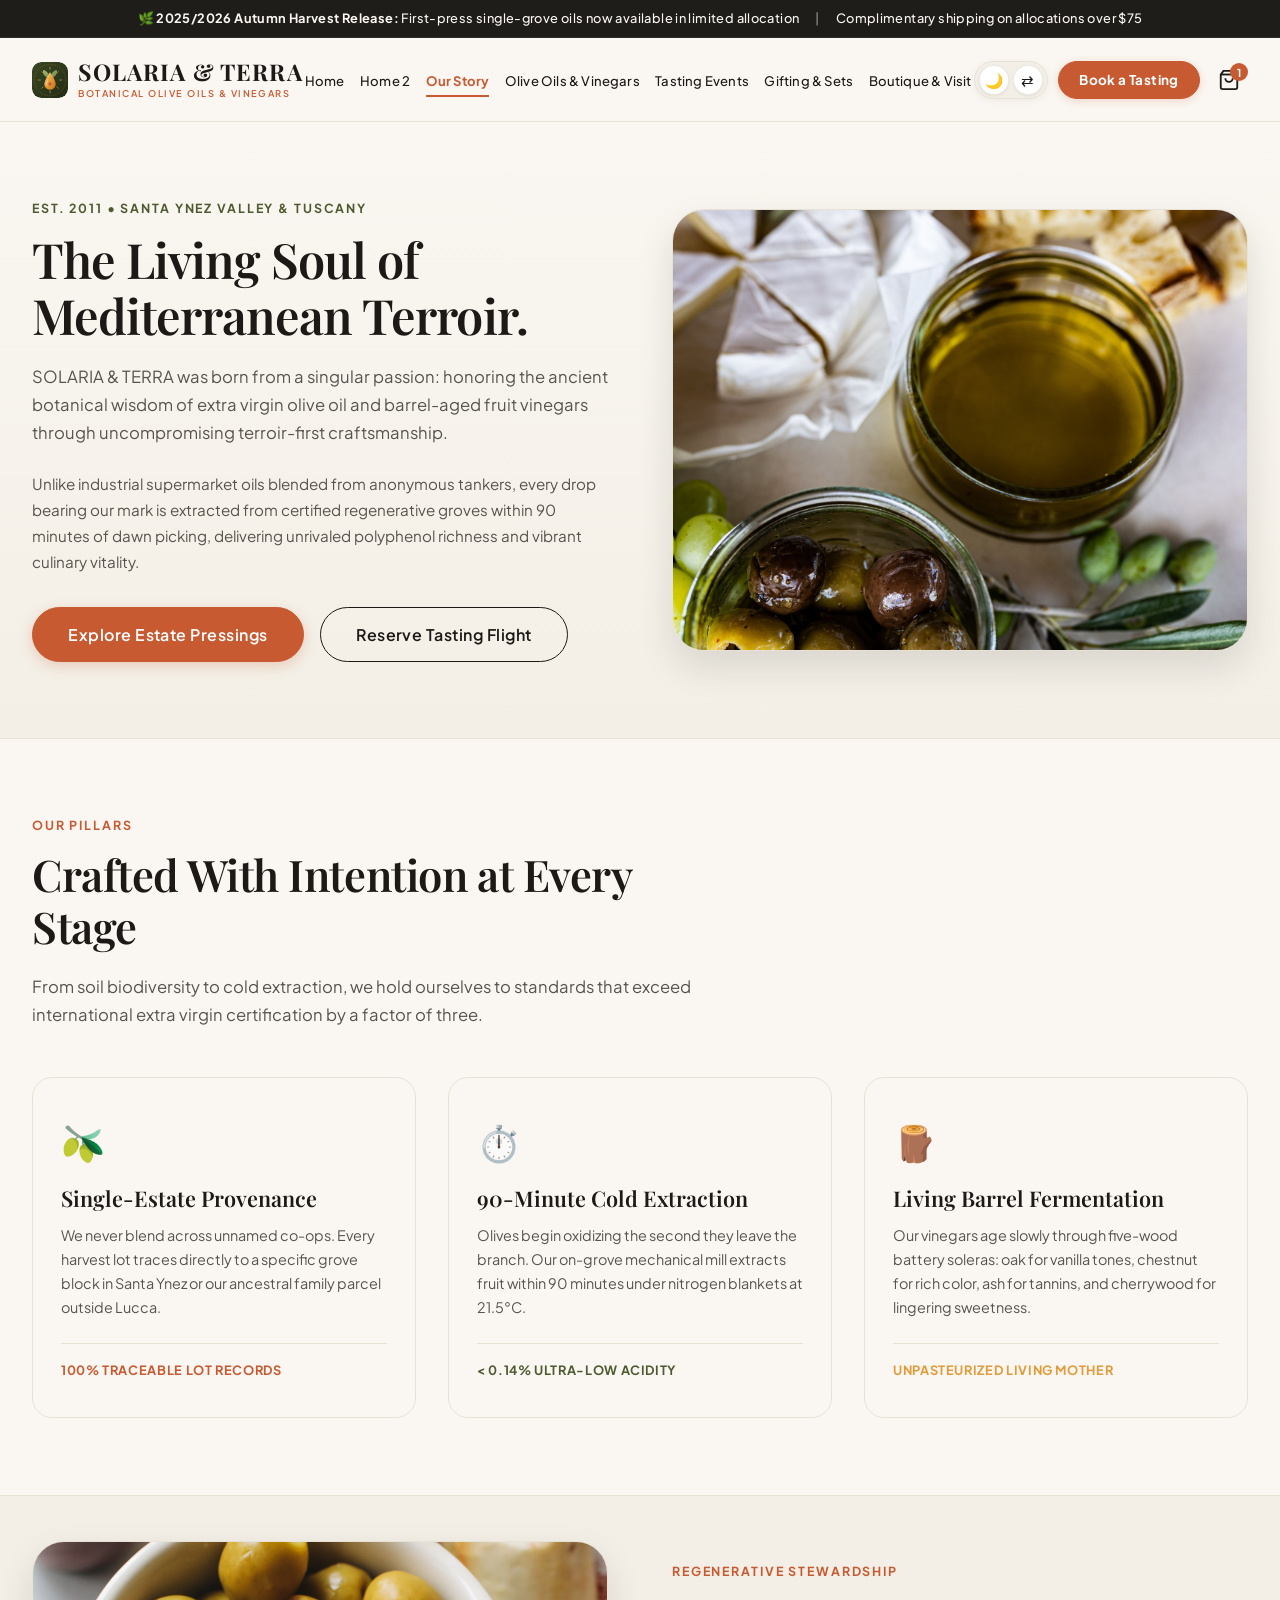
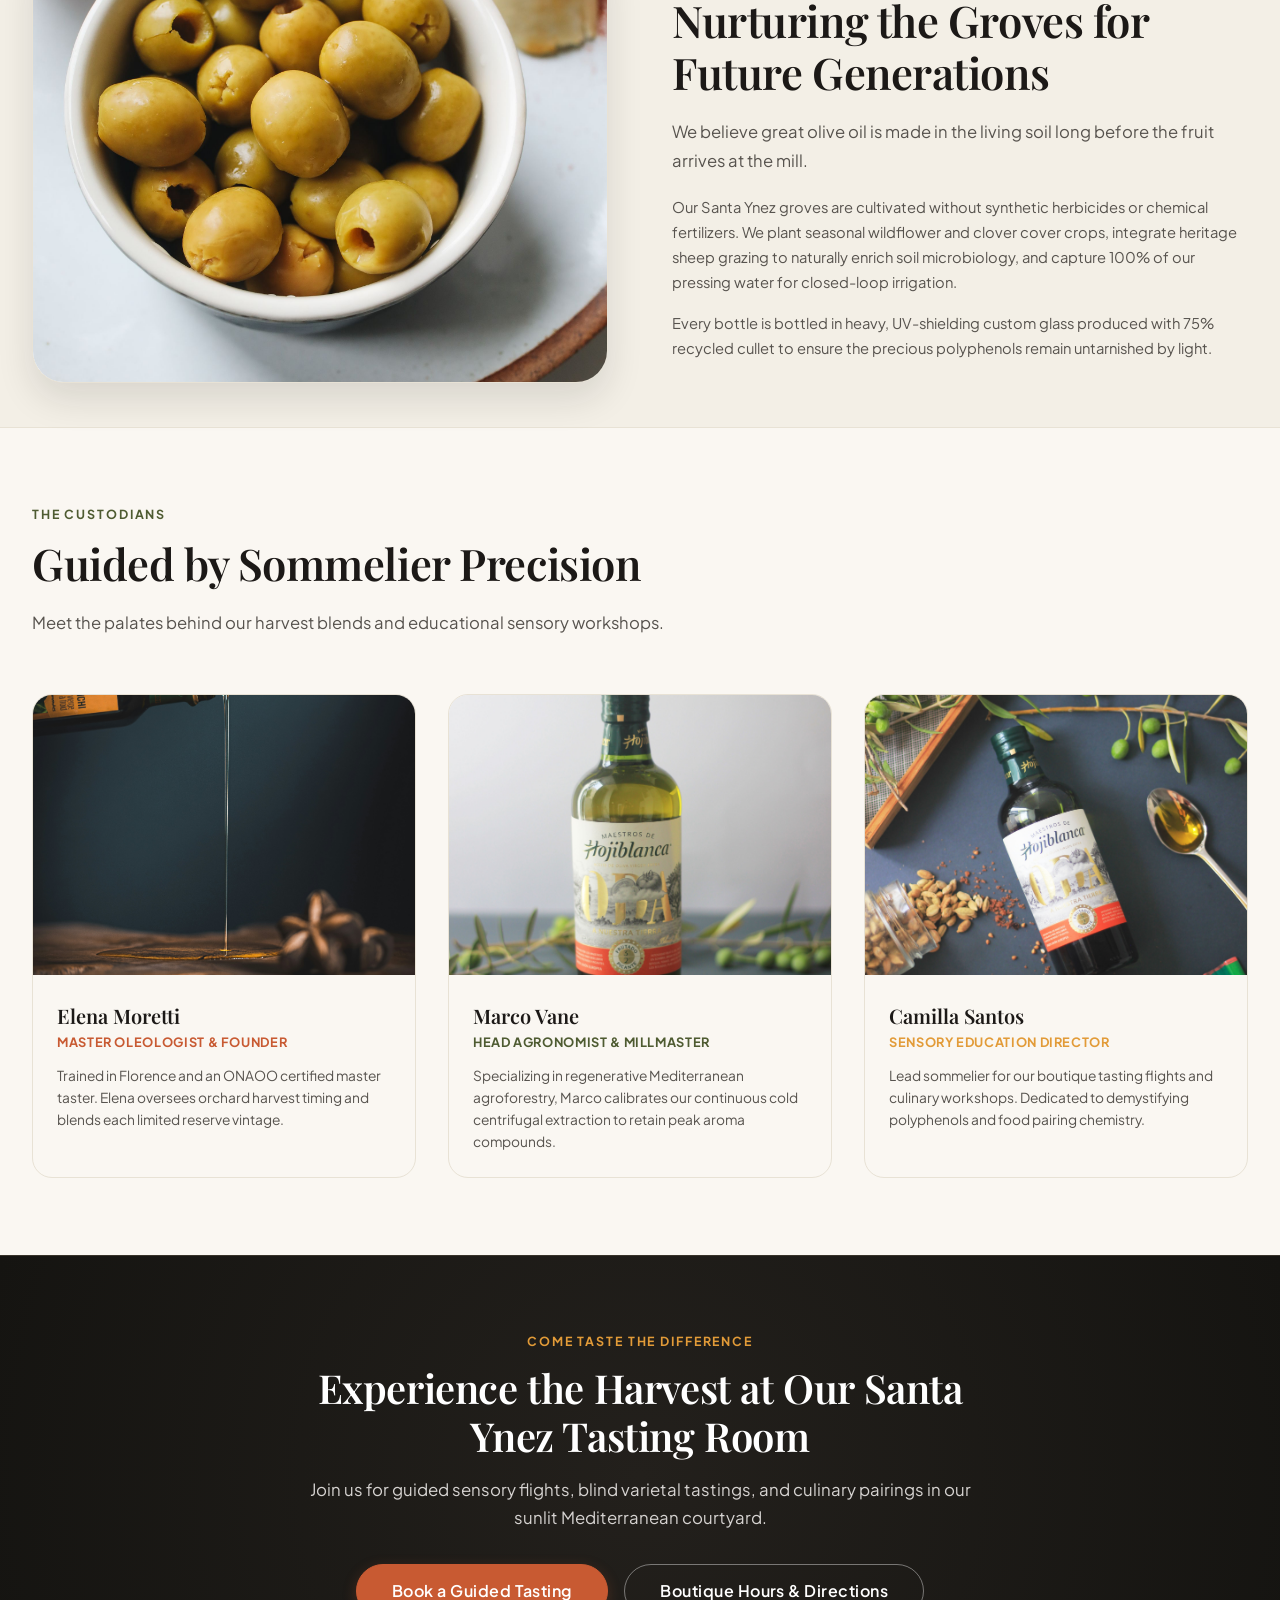
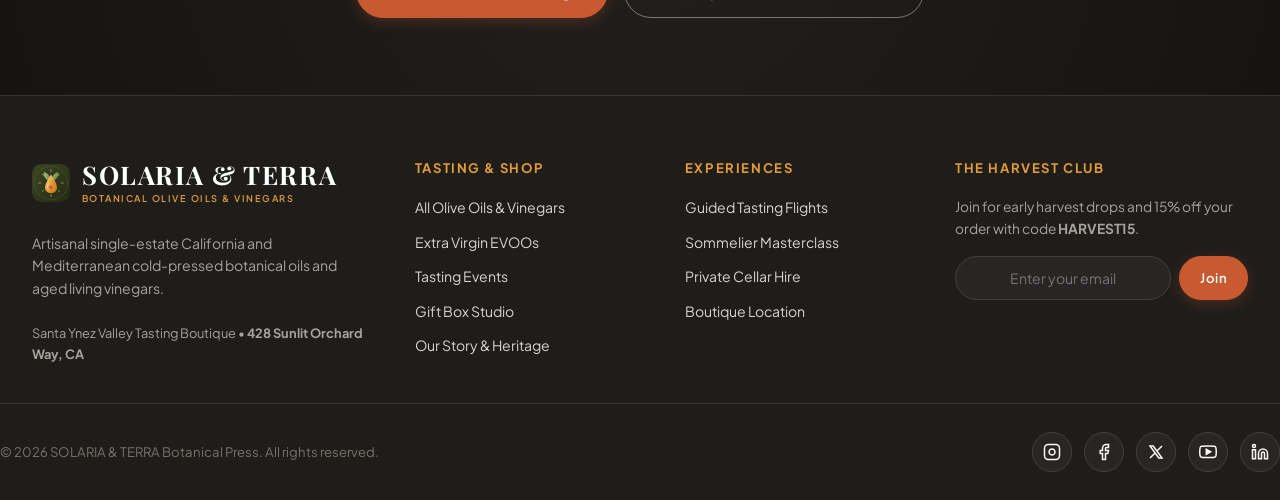
<file: about.html>
<!DOCTYPE html>
<html lang="en">
<head>
  <meta charset="UTF-8">
  <meta name="viewport" content="width=device-width, initial-scale=1.0">
  <title>Our Story &amp; Heritage | Single-Estate Extraction | SOLARIA &amp; TERRA</title>
  <meta name="description" content="Discover the heritage of SOLARIA & TERRA. 100% single-estate regenerative olive groves in Santa Ynez and Tuscany, 90-minute dawn cold extraction, and barrel-aged living vinegars.">
  <link rel="icon" type="image/svg+xml" href="favicon.svg">
  <link rel="apple-touch-icon" href="favicon.svg">
  <link rel="stylesheet" href="styles/main.css">
</head>
<body>

  <!-- Announcement Top Bar -->
  <div class="announcement-bar">
    <span>🌿 <strong>2025/2026 Autumn Harvest Release:</strong> First-press single-grove oils now available in limited allocation</span>
    <span style="opacity: 0.5;">|</span>
    <span>Complimentary shipping on allocations over $75</span>
  </div>

  <!-- Header Navigation -->
  <header class="site-header">
    <div class="container header-container">
      <a href="index.html" class="site-logo" aria-label="SOLARIA & TERRA Homepage">
        <img src="favicon.svg" alt="SOLARIA & TERRA Botanical Mark" class="brand-mark" width="36" height="36">
        <div class="site-logo-text">
          <span class="brand-name">SOLARIA &amp; TERRA</span>
          <span class="brand-tagline">Botanical Olive Oils &amp; Vinegars</span>
        </div>
      </a>

      <nav class="nav-links" aria-label="Main Navigation">
        <a href="index.html" class="nav-link">Home</a>
        <a href="home-2.html" class="nav-link">Home 2</a>
        <a href="about.html" class="nav-link active">Our Story</a>
        <a href="products.html" class="nav-link">Olive Oils &amp; Vinegars</a>
        <a href="events.html" class="nav-link">Tasting Events</a>
        <a href="gifting.html" class="nav-link">Gifting &amp; Sets</a>
        <a href="contact.html" class="nav-link">Boutique &amp; Visit</a>
      </nav>

      <div class="header-actions">
        <!-- Theme & RTL Pill Widget (Navbar Controls) -->
        <div class="navbar-util-pill" aria-label="Theme and Language Controls">
          <button class="navbar-util-btn theme-toggle-trigger" onclick="App.toggleTheme()" title="Toggle Dark/Light Theme" aria-label="Toggle Theme">
            🌙
          </button>
          <button class="navbar-util-btn rtl-toggle-trigger" onclick="App.toggleRTL()" title="Toggle Right-to-Left (RTL) Layout" aria-label="Toggle RTL Mode">
            ⇄
          </button>
        </div>

        <a href="events.html" class="header-cta-btn" aria-label="Book a Guided Tasting">
          Book a Tasting
        </a>

        <button class="action-btn trigger-cart-drawer" aria-label="Open Tasting Bag">
          <svg width="22" height="22" viewBox="0 0 24 24" fill="none" stroke="currentColor" stroke-width="2"><path d="M6 2L3 6v14a2 2 0 0 0 2 2h14a2 2 0 0 0 2-2V6l-3-4z"></path><line x1="3" y1="6" x2="21" y2="6"></line><path d="M16 10a4 4 0 0 1-8 0"></path></svg>
          <span class="cart-count-badge">1</span>
        </button>
        <button class="mobile-menu-toggle" id="mobileMenuToggle" aria-label="Toggle Mobile Navigation">
          <span></span><span></span><span></span>
        </button>
      </div>
    </div>
  </header>

  <main id="main-content">
    
    <!-- Hero Banner -->
    <section class="section-py" style="background: linear-gradient(180deg, var(--color-canvas) 0%, var(--color-canvas-subtle) 100%); border-bottom: 1px solid var(--color-border);">
      <div class="container">
        <div class="grid grid-2" style="align-items: center; gap: clamp(2rem, 5vw, 4.5rem);">
          <div>
            <span class="eyebrow eyebrow-olive">EST. 2011 • SANTA YNEZ VALLEY &amp; TUSCANY</span>
            <h1 style="font-size: clamp(2.2rem, 3.8vw, 3.2rem); margin: 0.75rem 0 1.25rem; line-height: 1.15;">
              The Living Soul of Mediterranean Terroir.
            </h1>
            <p class="lead-p" style="margin-bottom: 1.5rem;">
              SOLARIA &amp; TERRA was born from a singular passion: honoring the ancient botanical wisdom of extra virgin olive oil and barrel-aged fruit vinegars through uncompromising terroir-first craftsmanship.
            </p>
            <p style="color: var(--color-text-secondary); line-height: 1.7; font-size: 0.95rem; margin-bottom: 2rem;">
              Unlike industrial supermarket oils blended from anonymous tankers, every drop bearing our mark is extracted from certified regenerative groves within 90 minutes of dawn picking, delivering unrivaled polyphenol richness and vibrant culinary vitality.
            </p>
            <div class="flex flex-wrap" style="gap: 1rem;">
              <a href="products.html" class="btn btn-primary btn-lg">Explore Estate Pressings</a>
              <a href="events.html" class="btn btn-outline btn-lg">Reserve Tasting Flight</a>
            </div>
          </div>
          <div class="editorial-media-card">
            <img src="image/oi (1).jpg" alt="Sunrise over the Santa Ynez olive grove estate">
          </div>
        </div>
      </div>
    </section>

    <!-- Heritage Pillars -->
    <section class="section-py">
      <div class="container">
        <div style="max-width: 680px; margin-bottom: 3rem;">
          <span class="eyebrow eyebrow-terracotta">OUR PILLARS</span>
          <h2>Crafted With Intention at Every Stage</h2>
          <p class="lead-p">
            From soil biodiversity to cold extraction, we hold ourselves to standards that exceed international extra virgin certification by a factor of three.
          </p>
        </div>

        <div class="grid grid-3" style="gap: 2rem;">
          
          <div class="card" style="padding: 2.25rem 1.75rem; border-radius: var(--radius-lg); background-color: var(--color-canvas); border: 1px solid var(--color-border); display: flex; flex-direction: column; justify-content: space-between;">
            <div>
              <div style="font-size: 2.2rem; margin-bottom: 1rem;">🫒</div>
              <h3 style="font-size: 1.35rem; margin-bottom: 0.75rem;">Single-Estate Provenance</h3>
              <p style="font-size: 0.9rem; color: var(--color-text-secondary); line-height: 1.65;">
                We never blend across unnamed co-ops. Every harvest lot traces directly to a specific grove block in Santa Ynez or our ancestral family parcel outside Lucca.
              </p>
            </div>
            <div style="margin-top: 1.5rem; padding-top: 1rem; border-top: 1px solid var(--color-border); font-size: 0.8rem; font-weight: 700; color: var(--color-terracotta); text-transform: uppercase; letter-spacing: 0.05em;">
              100% Traceable Lot Records
            </div>
          </div>

          <div class="card" style="padding: 2.25rem 1.75rem; border-radius: var(--radius-lg); background-color: var(--color-canvas); border: 1px solid var(--color-border); display: flex; flex-direction: column; justify-content: space-between;">
            <div>
              <div style="font-size: 2.2rem; margin-bottom: 1rem;">⏱️</div>
              <h3 style="font-size: 1.35rem; margin-bottom: 0.75rem;">90-Minute Cold Extraction</h3>
              <p style="font-size: 0.9rem; color: var(--color-text-secondary); line-height: 1.65;">
                Olives begin oxidizing the second they leave the branch. Our on-grove mechanical mill extracts fruit within 90 minutes under nitrogen blankets at 21.5°C.
              </p>
            </div>
            <div style="margin-top: 1.5rem; padding-top: 1rem; border-top: 1px solid var(--color-border); font-size: 0.8rem; font-weight: 700; color: var(--color-olive-grove); text-transform: uppercase; letter-spacing: 0.05em;">
              &lt; 0.14% Ultra-Low Acidity
            </div>
          </div>

          <div class="card" style="padding: 2.25rem 1.75rem; border-radius: var(--radius-lg); background-color: var(--color-canvas); border: 1px solid var(--color-border); display: flex; flex-direction: column; justify-content: space-between;">
            <div>
              <div style="font-size: 2.2rem; margin-bottom: 1rem;">🪵</div>
              <h3 style="font-size: 1.35rem; margin-bottom: 0.75rem;">Living Barrel Fermentation</h3>
              <p style="font-size: 0.9rem; color: var(--color-text-secondary); line-height: 1.65;">
                Our vinegars age slowly through five-wood battery soleras: oak for vanilla tones, chestnut for rich color, ash for tannins, and cherrywood for lingering sweetness.
              </p>
            </div>
            <div style="margin-top: 1.5rem; padding-top: 1rem; border-top: 1px solid var(--color-border); font-size: 0.8rem; font-weight: 700; color: var(--color-sun-amber); text-transform: uppercase; letter-spacing: 0.05em;">
              Unpasteurized Living Mother
            </div>
          </div>

        </div>
      </div>
    </section>

    <!-- Narrative Visual Breakdown -->
    <section class="section-py-sm" style="background-color: var(--color-canvas-subtle); border-top: 1px solid var(--color-border); border-bottom: 1px solid var(--color-border);">
      <div class="container">
        <div class="grid grid-2" style="align-items: center; gap: clamp(2rem, 5vw, 4rem);">
          <div class="editorial-media-card">
            <img src="image/oi (7).jpg" alt="Estate olive oil pressing and decanting room">
          </div>
          <div>
            <span class="eyebrow eyebrow-terracotta">REGENERATIVE STEWARDSHIP</span>
            <h2>Nurturing the Groves for Future Generations</h2>
            <p class="lead-p" style="margin: 1rem 0 1.25rem;">
              We believe great olive oil is made in the living soil long before the fruit arrives at the mill.
            </p>
            <p style="font-size: 0.92rem; color: var(--color-text-secondary); line-height: 1.7; margin-bottom: 1rem;">
              Our Santa Ynez groves are cultivated without synthetic herbicides or chemical fertilizers. We plant seasonal wildflower and clover cover crops, integrate heritage sheep grazing to naturally enrich soil microbiology, and capture 100% of our pressing water for closed-loop irrigation.
            </p>
            <p style="font-size: 0.92rem; color: var(--color-text-secondary); line-height: 1.7;">
              Every bottle is bottled in heavy, UV-shielding custom glass produced with 75% recycled cullet to ensure the precious polyphenols remain untarnished by light.
            </p>
          </div>
        </div>
      </div>
    </section>

    <!-- Master Sommelier Team -->
    <section class="section-py">
      <div class="container">
        <div style="max-width: 650px; margin-bottom: 3.5rem;">
          <span class="eyebrow eyebrow-olive">THE CUSTODIANS</span>
          <h2>Guided by Sommelier Precision</h2>
          <p class="lead-p">
            Meet the palates behind our harvest blends and educational sensory workshops.
          </p>
        </div>

        <div class="grid grid-3" style="gap: 2rem;">
          
          <div class="card" style="border-radius: var(--radius-lg); overflow: hidden; background-color: var(--color-canvas); border: 1px solid var(--color-border);">
            <div style="height: 280px; overflow: hidden;">
              <img src="image/oi (21).jpg" alt="Elena Moretti, Master Oleologist" style="width: 100%; height: 100%; object-fit: cover;">
            </div>
            <div style="padding: 1.5rem;">
              <h3 style="font-size: 1.25rem; margin-bottom: 0.25rem;">Elena Moretti</h3>
              <div style="font-size: 0.8rem; font-weight: 700; color: var(--color-terracotta); text-transform: uppercase; letter-spacing: 0.05em; margin-bottom: 0.75rem;">
                Master Oleologist &amp; Founder
              </div>
              <p style="font-size: 0.86rem; color: var(--color-text-secondary); line-height: 1.6;">
                Trained in Florence and an ONAOO certified master taster. Elena oversees orchard harvest timing and blends each limited reserve vintage.
              </p>
            </div>
          </div>

          <div class="card" style="border-radius: var(--radius-lg); overflow: hidden; background-color: var(--color-canvas); border: 1px solid var(--color-border);">
            <div style="height: 280px; overflow: hidden;">
              <img src="image/oi (27).jpg" alt="Marco Vane, Agronomist & Millmaster" style="width: 100%; height: 100%; object-fit: cover;">
            </div>
            <div style="padding: 1.5rem;">
              <h3 style="font-size: 1.25rem; margin-bottom: 0.25rem;">Marco Vane</h3>
              <div style="font-size: 0.8rem; font-weight: 700; color: var(--color-olive-grove); text-transform: uppercase; letter-spacing: 0.05em; margin-bottom: 0.75rem;">
                Head Agronomist &amp; Millmaster
              </div>
              <p style="font-size: 0.86rem; color: var(--color-text-secondary); line-height: 1.6;">
                Specializing in regenerative Mediterranean agroforestry, Marco calibrates our continuous cold centrifugal extraction to retain peak aroma compounds.
              </p>
            </div>
          </div>

          <div class="card" style="border-radius: var(--radius-lg); overflow: hidden; background-color: var(--color-canvas); border: 1px solid var(--color-border);">
            <div style="height: 280px; overflow: hidden;">
              <img src="image/oi (28).jpg" alt="Camilla Santos, Sensory Education Director" style="width: 100%; height: 100%; object-fit: cover;">
            </div>
            <div style="padding: 1.5rem;">
              <h3 style="font-size: 1.25rem; margin-bottom: 0.25rem;">Camilla Santos</h3>
              <div style="font-size: 0.8rem; font-weight: 700; color: var(--color-sun-amber); text-transform: uppercase; letter-spacing: 0.05em; margin-bottom: 0.75rem;">
                Sensory Education Director
              </div>
              <p style="font-size: 0.86rem; color: var(--color-text-secondary); line-height: 1.6;">
                Lead sommelier for our boutique tasting flights and culinary workshops. Dedicated to demystifying polyphenols and food pairing chemistry.
              </p>
            </div>
          </div>

        </div>
      </div>
    </section>

    <!-- Visit & Tasting Invitation Banner -->
    <section class="section-py-sm" style="background: radial-gradient(circle at center, #23201C 0%, #151411 100%); color: #FFFFFF; border-top: 1px solid #38332A;">
      <div class="container text-center" style="max-width: 720px; padding: 2rem 1rem;">
        <span class="eyebrow eyebrow-amber" style="color: #E29B38;">COME TASTE THE DIFFERENCE</span>
        <h2 style="color: #FFFFFF; margin: 0.75rem 0 1rem; font-size: clamp(1.8rem, 3.2vw, 2.5rem);">
          Experience the Harvest at Our Santa Ynez Tasting Room
        </h2>
        <p style="color: #D6D3D1; font-size: 1.05rem; line-height: 1.65; margin-bottom: 2rem;">
          Join us for guided sensory flights, blind varietal tastings, and culinary pairings in our sunlit Mediterranean courtyard.
        </p>
        <div class="flex flex-wrap justify-center" style="gap: 1rem;">
          <a href="events.html" class="btn btn-primary btn-lg">Book a Guided Tasting</a>
          <a href="contact.html" class="btn btn-outline btn-lg" style="color: #FFFFFF; border-color: rgba(255,255,255,0.4);">Boutique Hours &amp; Directions</a>
        </div>
      </div>
    </section>

  </main>

  <!-- Footer -->
  <footer class="site-footer">
    <div class="footer-top">
      <div class="container footer-grid">
        <div class="footer-brand">
          <a href="index.html" class="footer-logo-link">
            <img src="favicon.svg" alt="SOLARIA & TERRA Botanical Mark" class="brand-mark" width="40" height="40">
            <div class="site-logo-text">
              <span class="brand-name">SOLARIA &amp; TERRA</span>
              <span class="brand-tagline">Botanical Olive Oils &amp; Vinegars</span>
            </div>
          </a>
          <p>
            Artisanal single-estate California and Mediterranean cold-pressed botanical oils and aged living vinegars.
          </p>
          <div style="margin-top: 1.5rem; font-size: 0.8rem; color: #A8A29E;">
            Santa Ynez Valley Tasting Boutique • <strong>428 Sunlit Orchard Way, CA</strong>
          </div>
        </div>

        <div class="footer-col">
          <h5>Tasting &amp; Shop</h5>
          <div class="footer-links">
            <a href="products.html">All Olive Oils &amp; Vinegars</a>
            <a href="products.html">Extra Virgin EVOOs</a>
            <a href="events.html">Tasting Events</a>
            <a href="gifting.html">Gift Box Studio</a>
            <a href="about.html">Our Story &amp; Heritage</a>
          </div>
        </div>

        <div class="footer-col">
          <h5>Experiences</h5>
          <div class="footer-links">
            <a href="events.html">Guided Tasting Flights</a>
            <a href="events.html#sommelier">Sommelier Masterclass</a>
            <a href="events.html#private">Private Cellar Hire</a>
            <a href="contact.html">Boutique Location</a>
          </div>
        </div>

        <div class="footer-col">
          <h5>The Harvest Club</h5>
          <p style="font-size: 0.86rem; color: #A8A29E; margin-bottom: 0.75rem;">
            Join for early harvest drops and 15% off your order with code <strong>HARVEST15</strong>.
          </p>
          <form class="newsletter-submit-form footer-newsletter-form">
            <input type="email" placeholder="Enter your email" required aria-label="Email Address">
            <button type="submit" class="btn btn-primary btn-sm">Join</button>
          </form>
        </div>
      </div>
    </div>

    <div class="container footer-bottom">
      <div>&copy; 2026 SOLARIA &amp; TERRA Botanical Press. All rights reserved.</div>
      <div class="social-links" aria-label="Social Media Links">
        <a href="https://instagram.com/solariaandterra" target="_blank" rel="noopener noreferrer" aria-label="Follow SOLARIA &amp; TERRA on Instagram" title="Instagram">
          <svg width="18" height="18" viewBox="0 0 24 24" fill="none" stroke="currentColor" stroke-width="2"><rect x="2" y="2" width="20" height="20" rx="5" ry="5"></rect><path d="M16 11.37A4 4 0 1 1 12.63 8 4 4 0 0 1 16 11.37z"></path><line x1="17.5" y1="6.5" x2="17.51" y2="6.5"></line></svg>
        </a>
        <a href="https://facebook.com/solariaandterra" target="_blank" rel="noopener noreferrer" aria-label="Follow SOLARIA &amp; TERRA on Facebook" title="Facebook">
          <svg width="18" height="18" viewBox="0 0 24 24" fill="none" stroke="currentColor" stroke-width="2"><path d="M18 2h-3a5 5 0 0 0-5 5v3H7v4h3v8h4v-8h3l1-4h-4V7a1 1 0 0 1 1-1h3z"></path></svg>
        </a>
        <a href="https://x.com/solaria_terra" target="_blank" rel="noopener noreferrer" aria-label="Follow SOLARIA &amp; TERRA on X (Twitter)" title="X (Twitter)">
          <svg width="18" height="18" viewBox="0 0 24 24" fill="none" stroke="currentColor" stroke-width="2"><path d="M4 4l11.733 16h4.267l-11.733 -16z"></path><path d="M4 20l6.768 -6.768m2.46 -2.46l6.772 -6.772"></path></svg>
        </a>
        <a href="https://youtube.com/@solariaterra" target="_blank" rel="noopener noreferrer" aria-label="Watch SOLARIA &amp; TERRA on YouTube" title="YouTube">
          <svg width="18" height="18" viewBox="0 0 24 24" fill="none" stroke="currentColor" stroke-width="2"><path d="M22.54 6.42a2.78 2.78 0 0 0-1.94-2C18.88 4 12 4 12 4s-6.88 0-8.6.46a2.78 2.78 0 0 0-1.94 2A29 29 0 0 0 1 11.75a29 29 0 0 0 .46 5.33A2.78 2.78 0 0 0 3.4 19c1.72.46 8.6.46 8.6.46s6.88 0 8.6-.46a2.78 2.78 0 0 0 1.94-2 29 29 0 0 0 .46-5.25 29 29 0 0 0-.46-5.33z"></path><polygon points="9.75 15.02 15.5 11.75 9.75 8.48 9.75 15.02" fill="currentColor"></polygon></svg>
        </a>
        <a href="https://linkedin.com/company/solariaterra" target="_blank" rel="noopener noreferrer" aria-label="Connect with SOLARIA &amp; TERRA on LinkedIn" title="LinkedIn">
          <svg width="18" height="18" viewBox="0 0 24 24" fill="none" stroke="currentColor" stroke-width="2"><path d="M16 8a6 6 0 0 1 6 6v7h-4v-7a2 2 0 0 0-2-2 2 2 0 0 0-2 2v7h-4v-7a6 6 0 0 1 6-6z"></path><rect x="2" y="9" width="4" height="12"></rect><circle cx="4" cy="4" r="2"></circle></svg>
        </a>
      </div>
    </div>
  </footer>

  <!-- Scripts -->
  <script src="js/data.js"></script>
  <script src="js/app.js"></script>
</body>
</html>
</file>
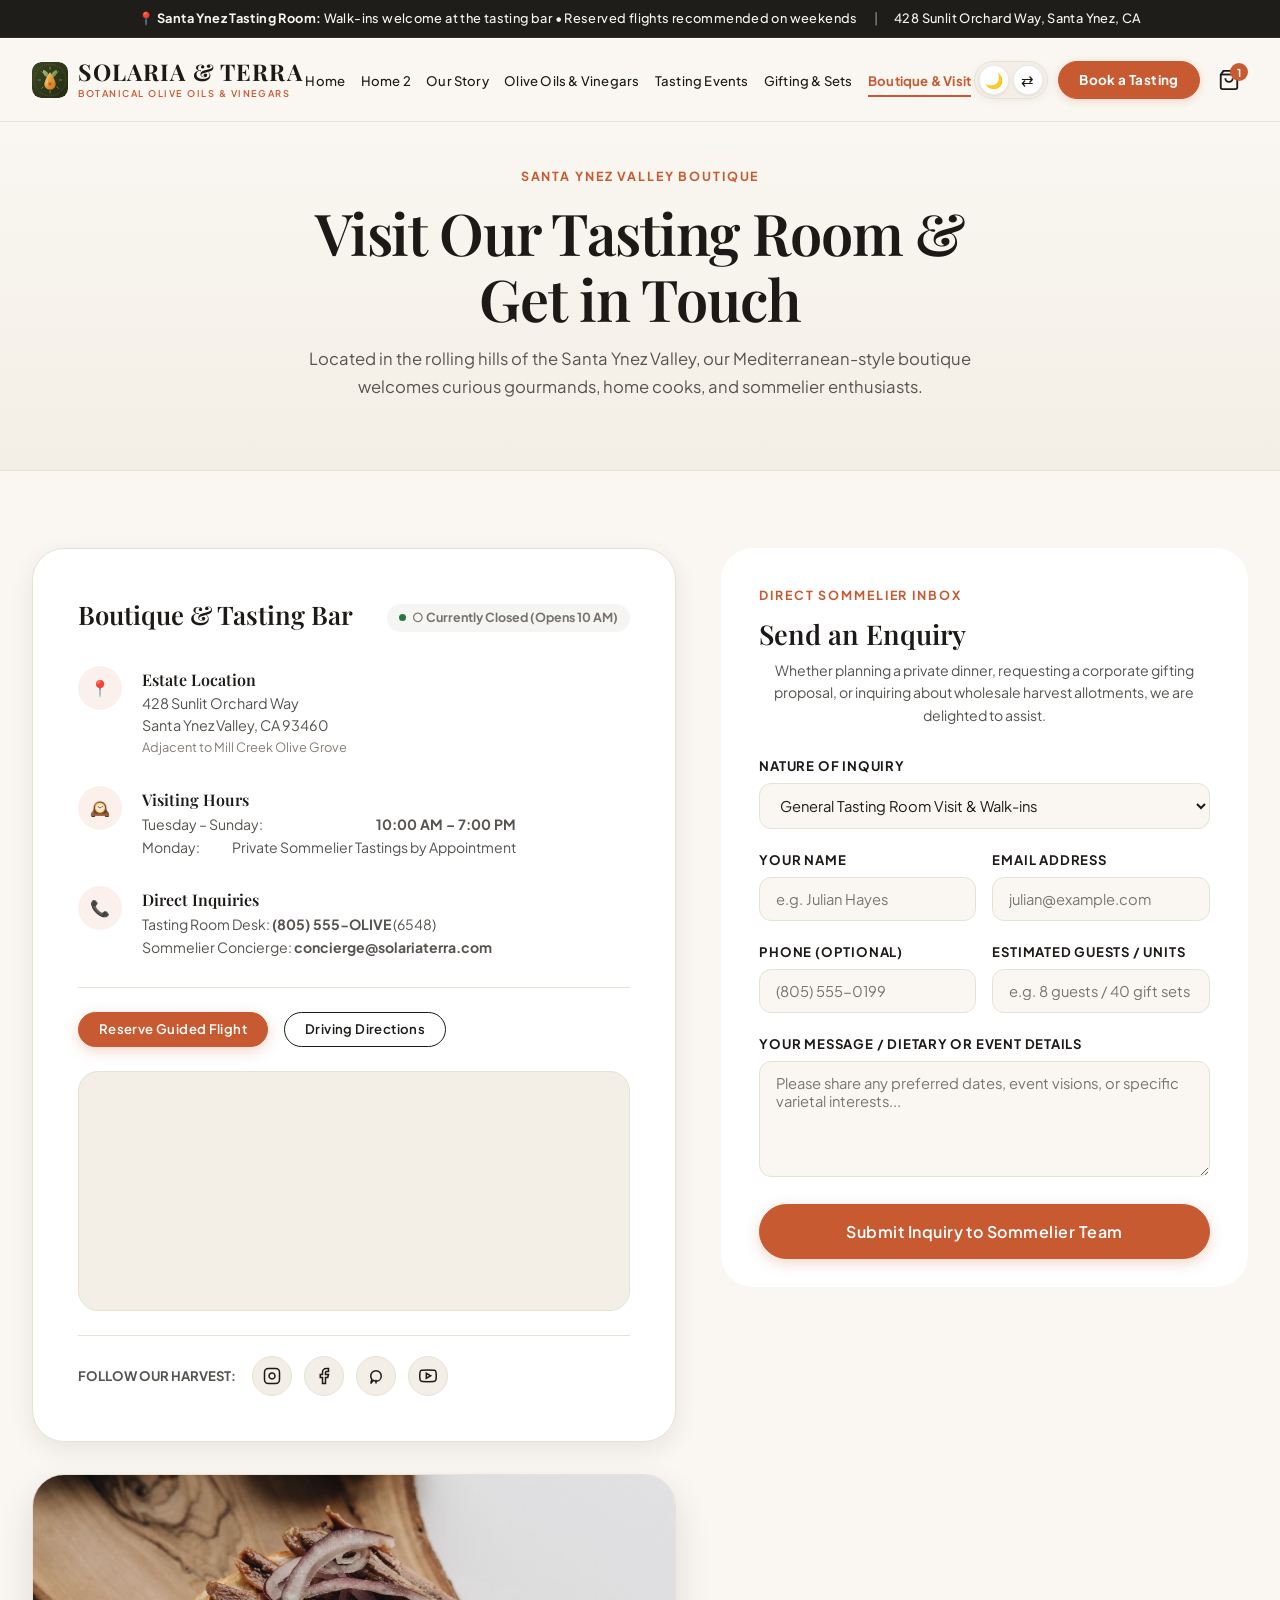
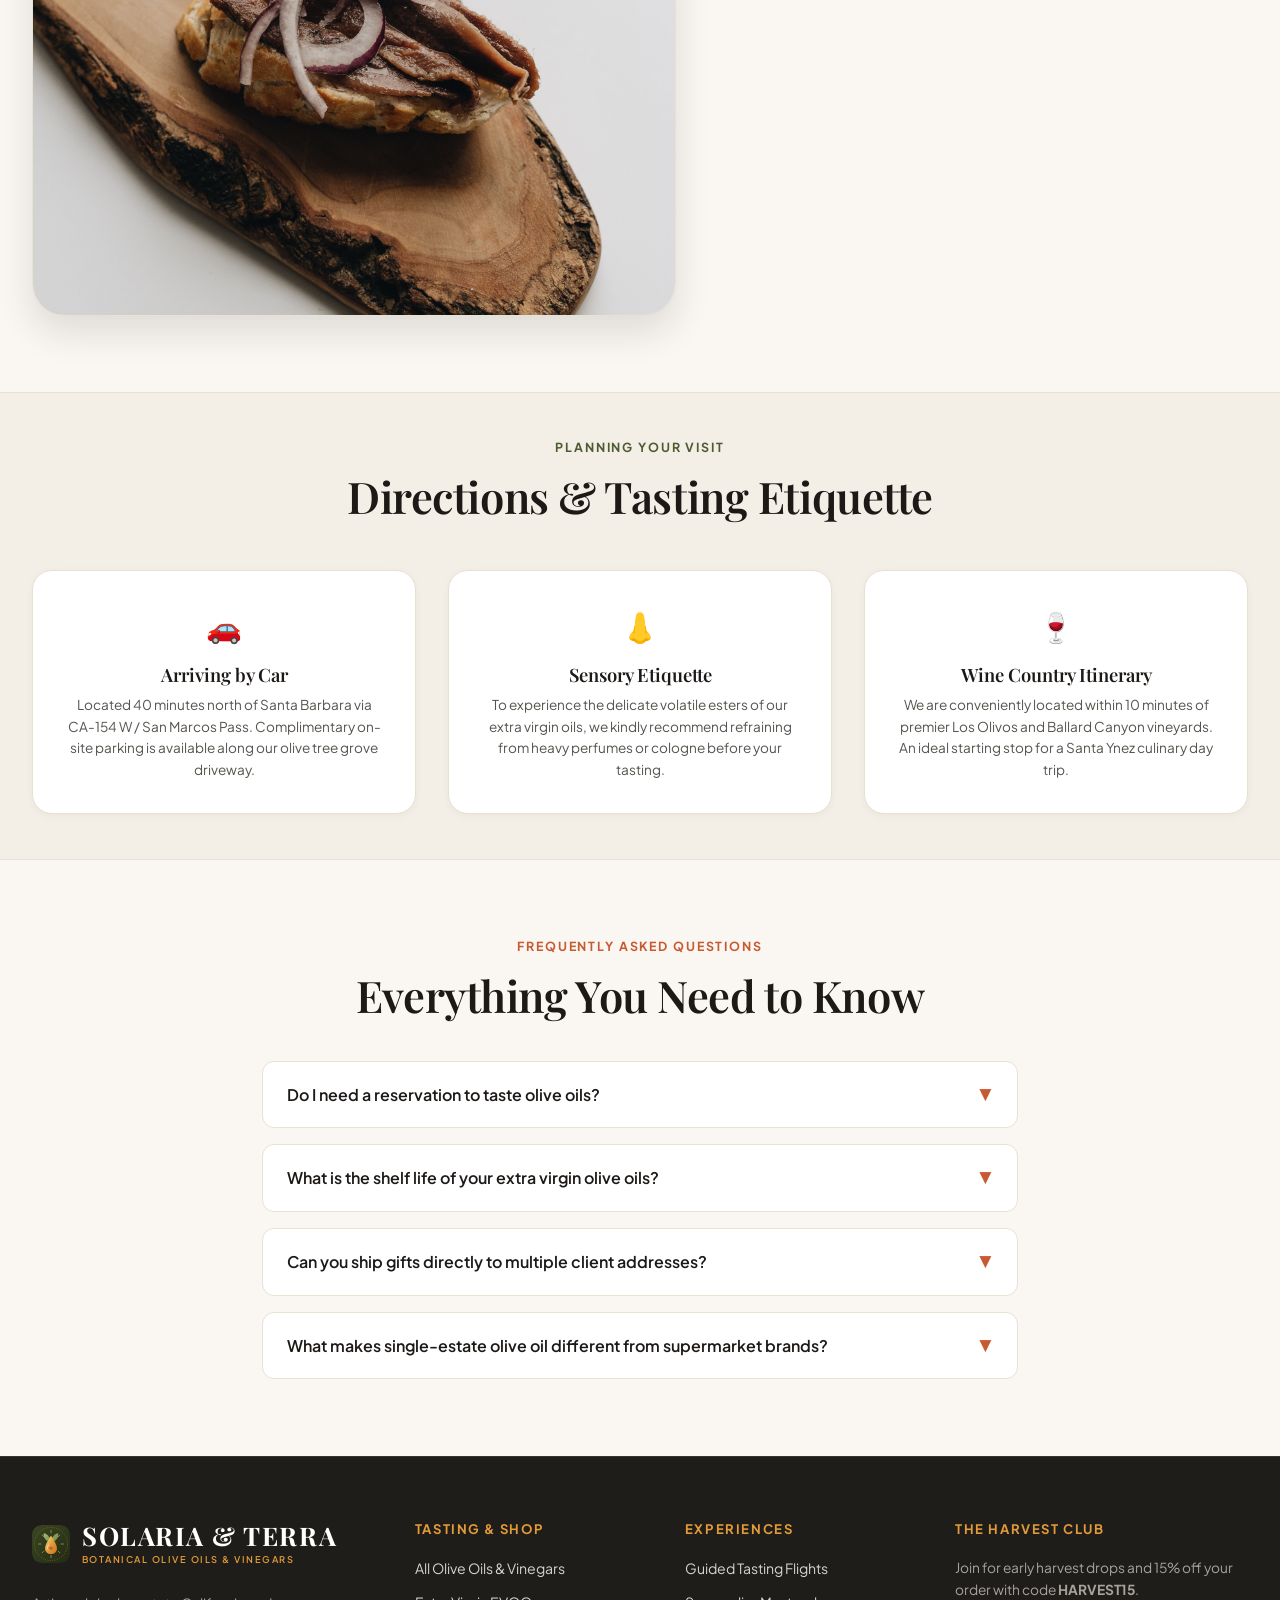
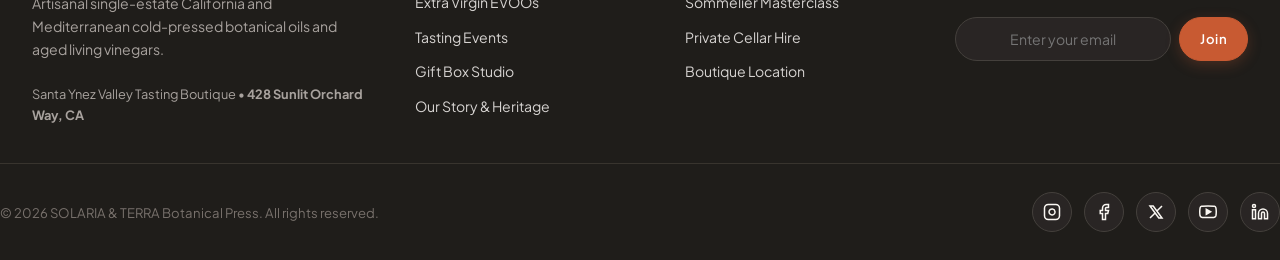
<file: contact.html>
<!DOCTYPE html>
<html lang="en">
<head>
  <meta charset="UTF-8">
  <meta name="viewport" content="width=device-width, initial-scale=1.0">
  <title>Boutique Tasting Room, Hours & Contact | SOLARIA & TERRA</title>
  <meta name="description" content="Visit our Santa Ynez Valley tasting boutique or submit an enquiry for private event hire, corporate gifting concierge, or wholesale sommelier accounts.">
  <link rel="icon" type="image/svg+xml" href="favicon.svg">
  <link rel="apple-touch-icon" href="favicon.svg">
  <link rel="stylesheet" href="styles/main.css">
  <style>
    .faq-accordion {
      display: flex;
      flex-direction: column;
      gap: 1rem;
      margin-top: 1.5rem;
    }
    .faq-item {
      background-color: #FFFFFF;
      border: 1px solid var(--color-border);
      border-radius: var(--radius-md);
      overflow: hidden;
    }
    .faq-item-header {
      padding: 1.25rem 1.5rem;
      display: flex;
      justify-content: space-between;
      align-items: center;
      cursor: pointer;
      font-weight: 600;
      font-size: 1rem;
      color: var(--color-text-primary);
    }
    .faq-item-header:hover {
      background-color: var(--color-canvas);
    }
    .faq-icon {
      transition: transform var(--transition-fast);
      color: var(--color-terracotta);
    }
    .faq-item-body {
      max-height: 0;
      overflow: hidden;
      transition: max-height 0.3s ease;
      padding: 0 1.5rem;
      color: var(--color-text-secondary);
      font-size: 0.9rem;
      line-height: 1.6;
    }
    .faq-item-body p {
      padding-bottom: 1.25rem;
    }
  </style>
</head>
<body>

  <!-- Announcement Top Bar -->
  <div class="announcement-bar">
    <span>📍 <strong>Santa Ynez Tasting Room:</strong> Walk-ins welcome at the tasting bar • Reserved flights recommended on weekends</span>
    <span style="opacity: 0.5;">|</span>
    <span>428 Sunlit Orchard Way, Santa Ynez, CA</span>
  </div>

  <!-- Header Navigation -->
  <header class="site-header">
    <div class="container header-container">
      <a href="index.html" class="site-logo" aria-label="SOLARIA & TERRA Homepage">
        <img src="favicon.svg" alt="SOLARIA & TERRA Botanical Mark" class="brand-mark" width="36" height="36">
        <div class="site-logo-text">
          <span class="brand-name">SOLARIA &amp; TERRA</span>
          <span class="brand-tagline">Botanical Olive Oils &amp; Vinegars</span>
        </div>
      </a>

      <nav class="nav-links" aria-label="Main Navigation">
        <a href="index.html" class="nav-link">Home</a>
        <a href="home-2.html" class="nav-link">Home 2</a>
        <a href="about.html" class="nav-link">Our Story</a>
        <a href="products.html" class="nav-link">Olive Oils &amp; Vinegars</a>
        <a href="events.html" class="nav-link">Tasting Events</a>
        <a href="gifting.html" class="nav-link">Gifting &amp; Sets</a>
        <a href="contact.html" class="nav-link active">Boutique &amp; Visit</a>
      </nav>

      <div class="header-actions">
        <!-- Theme & RTL Pill Widget (Navbar Controls) -->
        <div class="navbar-util-pill" aria-label="Theme and Language Controls">
          <button class="navbar-util-btn theme-toggle-trigger" onclick="App.toggleTheme()" title="Toggle Dark/Light Theme" aria-label="Toggle Theme">
            🌙
          </button>
          <button class="navbar-util-btn rtl-toggle-trigger" onclick="App.toggleRTL()" title="Toggle Right-to-Left (RTL) Layout" aria-label="Toggle RTL Mode">
            ⇄
          </button>
        </div>

        <a href="events.html" class="header-cta-btn" aria-label="Book a Guided Tasting">
          Book a Tasting
        </a>

        <button class="action-btn trigger-cart-drawer" aria-label="Open Tasting Bag">
          <svg width="22" height="22" viewBox="0 0 24 24" fill="none" stroke="currentColor" stroke-width="2"><path d="M6 2L3 6v14a2 2 0 0 0 2 2h14a2 2 0 0 0 2-2V6l-3-4z"></path><line x1="3" y1="6" x2="21" y2="6"></line><path d="M16 10a4 4 0 0 1-8 0"></path></svg>
          <span class="cart-count-badge">1</span>
        </button>
        <button class="mobile-menu-toggle" id="mobileMenuToggle" aria-label="Toggle Mobile Navigation">
          <span></span><span></span><span></span>
        </button>
      </div>
    </div>
  </header>

  <main id="main-content">
    
    <!-- Hero Header -->
    <section class="section-py-sm" style="background: linear-gradient(180deg, var(--color-canvas) 0%, var(--color-canvas-subtle) 100%); border-bottom: 1px solid var(--color-border);">
      <div class="container text-center" style="max-width: 780px;">
        <span class="eyebrow eyebrow-terracotta">SANTA YNEZ VALLEY BOUTIQUE</span>
        <h1 style="margin-bottom: 0.85rem;">Visit Our Tasting Room &amp; Get in Touch</h1>
        <p class="lead-p">
          Located in the rolling hills of the Santa Ynez Valley, our Mediterranean-style boutique welcomes curious gourmands, home cooks, and sommelier enthusiasts.
        </p>
      </div>
    </section>

    <!-- Main Contact & Boutique Info Section -->
    <section class="section-py">
      <div class="container">
        <div class="contact-hero-grid">
          
          <!-- Left: Boutique Info & Hours Card -->
          <div>
            <div class="boutique-info-card">
              <div class="flex justify-between items-center" style="margin-bottom: 1.5rem; flex-wrap: wrap; gap: 0.5rem;">
                <h3 style="font-size: 1.6rem;">Boutique &amp; Tasting Bar</h3>
                <span id="liveBoutiqueStatus" class="hours-status-badge">● Open Today (10 AM – 7 PM)</span>
              </div>

              <!-- Address -->
              <div class="info-item-row">
                <div class="info-icon-circle">📍</div>
                <div>
                  <h4 style="font-size: 1rem; margin-bottom: 0.25rem;">Estate Location</h4>
                  <p style="font-size: 0.9rem; color: var(--color-text-secondary); line-height: 1.5;">
                    428 Sunlit Orchard Way<br>
                    Santa Ynez Valley, CA 93460<br>
                    <span style="font-size: 0.8rem; color: var(--color-text-muted);">Adjacent to Mill Creek Olive Grove</span>
                  </p>
                </div>
              </div>

              <!-- Hours -->
              <div class="info-item-row">
                <div class="info-icon-circle">🕰️</div>
                <div>
                  <h4 style="font-size: 1rem; margin-bottom: 0.25rem;">Visiting Hours</h4>
                  <div style="font-size: 0.88rem; color: var(--color-text-secondary); line-height: 1.6;">
                    <div class="flex justify-between" style="gap: 2rem;">
                      <span>Tuesday – Sunday:</span>
                      <strong>10:00 AM – 7:00 PM</strong>
                    </div>
                    <div class="flex justify-between" style="gap: 2rem;">
                      <span>Monday:</span>
                      <span>Private Sommelier Tastings by Appointment</span>
                    </div>
                  </div>
                </div>
              </div>

              <!-- Direct Contact -->
              <div class="info-item-row">
                <div class="info-icon-circle">📞</div>
                <div>
                  <h4 style="font-size: 1rem; margin-bottom: 0.25rem;">Direct Inquiries</h4>
                  <p style="font-size: 0.88rem; color: var(--color-text-secondary); line-height: 1.6;">
                    Tasting Room Desk: <strong>(805) 555-OLIVE</strong> (6548)<br>
                    Sommelier Concierge: <strong>concierge@solariaterra.com</strong>
                  </p>
                </div>
              </div>

              <!-- Quick Links -->
              <div style="margin-top: 1.5rem; padding-top: 1.5rem; border-top: 1px solid var(--color-border); display: flex; gap: 1rem; flex-wrap: wrap;">
                <a href="events.html" class="btn btn-primary btn-sm">Reserve Guided Flight</a>
                <a href="#directions" class="btn btn-outline btn-sm">Driving Directions</a>
              </div>

              <!-- Interactive Boutique Map -->
              <div class="boutique-map-container">
                <iframe title="Solaria &amp; Terra Boutique Location" src="https://maps.google.com/maps?q=428%20Sunlit%20Orchard%20Way%2C%20Santa%20Ynez%2C%20CA%2093460&t=&z=14&ie=UTF8&iwloc=&output=embed" loading="lazy" allowfullscreen></iframe>
              </div>

              <!-- Social Links Row -->
              <div class="boutique-social-row">
                <span style="font-size: 0.82rem; font-weight: 700; text-transform: uppercase; color: var(--color-text-secondary); margin-right: 0.25rem;">Follow Our Harvest:</span>
                <a href="https://instagram.com" target="_blank" rel="noopener noreferrer" class="social-icon-circle" aria-label="Instagram" title="Instagram">
                  <svg width="18" height="18" viewBox="0 0 24 24" fill="none" stroke="currentColor" stroke-width="2"><rect x="2" y="2" width="20" height="20" rx="5" ry="5"></rect><path d="M16 11.37A4 4 0 1 1 12.63 8 4 4 0 0 1 16 11.37z"></path><line x1="17.5" y1="6.5" x2="17.51" y2="6.5"></line></svg>
                </a>
                <a href="https://facebook.com" target="_blank" rel="noopener noreferrer" class="social-icon-circle" aria-label="Facebook" title="Facebook">
                  <svg width="18" height="18" viewBox="0 0 24 24" fill="none" stroke="currentColor" stroke-width="2"><path d="M18 2h-3a5 5 0 0 0-5 5v3H7v4h3v8h4v-8h3l1-4h-4V7a1 1 0 0 1 1-1h3z"></path></svg>
                </a>
                <a href="https://pinterest.com" target="_blank" rel="noopener noreferrer" class="social-icon-circle" aria-label="Pinterest" title="Pinterest">
                  <svg width="18" height="18" viewBox="0 0 24 24" fill="none" stroke="currentColor" stroke-width="2"><line x1="12" y1="17" x2="12" y2="22"></line><path d="M5 12a7 7 0 0 1 14 0c0 4-3 7-7 7-1.5 0-2.8-.5-3.8-1.3L5 22l1.5-5.5A6.9 6.9 0 0 1 5 12z"></path></svg>
                </a>
                <a href="https://youtube.com" target="_blank" rel="noopener noreferrer" class="social-icon-circle" aria-label="YouTube" title="YouTube">
                  <svg width="18" height="18" viewBox="0 0 24 24" fill="none" stroke="currentColor" stroke-width="2"><path d="M22.54 6.42a2.78 2.78 0 0 0-1.94-2C18.88 4 12 4 12 4s-6.88 0-8.6.46a2.78 2.78 0 0 0-1.94 2A29 29 0 0 0 1 11.75a29 29 0 0 0 .46 5.33A2.78 2.78 0 0 0 3.4 19.1c1.72.46 8.6.46 8.6.46s6.88 0 8.6-.46a2.78 2.78 0 0 0 1.94-2 29 29 0 0 0 .46-5.25 29 29 0 0 0-.46-5.43z"></path><polygon points="9.75 15.02 15.5 11.75 9.75 8.48 9.75 15.02"></polygon></svg>
                </a>
              </div>
            </div>

            <!-- Boutique Photography Card -->
            <div class="editorial-media-card" style="margin-top: 2rem;">
              <img src="image/oi (26).jpg" alt="Interior view of the sunlit olive oil tasting boutique">
            </div>
          </div>

          <!-- Right: Comprehensive Enquiry Form -->
          <div class="booking-form-box">
            <span class="eyebrow eyebrow-terracotta">DIRECT SOMMELIER INBOX</span>
            <h3 style="font-size: 1.7rem; margin-bottom: 0.5rem;">Send an Enquiry</h3>
            <p style="font-size: 0.88rem; color: var(--color-text-secondary); margin-bottom: 1.75rem;">
              Whether planning a private dinner, requesting a corporate gifting proposal, or inquiring about wholesale harvest allotments, we are delighted to assist.
            </p>

            <form id="boutiqueEnquiryForm">
              <div class="form-group">
                <label class="form-label" for="enquiryCategory">Nature of Inquiry</label>
                <select id="enquiryCategory" class="form-control" required>
                  <option value="General Tasting Visit">General Tasting Room Visit &amp; Walk-ins</option>
                  <option value="Private Cellar Event Hire">Private Cellar &amp; Patio Event Hire</option>
                  <option value="Corporate Gifting Concierge">Corporate &amp; Executive Gifting (10+ Sets)</option>
                  <option value="Wholesale & Restaurant Allotments">Restaurant &amp; Specialty Wholesale Allotment</option>
                  <option value="Press & Media Inquiries">Press, Media &amp; Sommelier Collaborations</option>
                </select>
              </div>

              <div class="grid grid-2" style="gap: 1rem;">
                <div class="form-group">
                  <label class="form-label" for="enquiryName">Your Name</label>
                  <input type="text" id="enquiryName" class="form-control" placeholder="e.g. Julian Hayes" required>
                </div>
                <div class="form-group">
                  <label class="form-label" for="enquiryEmail">Email Address</label>
                  <input type="email" id="enquiryEmail" class="form-control" placeholder="julian@example.com" required>
                </div>
              </div>

              <div class="grid grid-2" style="gap: 1rem;">
                <div class="form-group">
                  <label class="form-label" for="enquiryPhone">Phone (Optional)</label>
                  <input type="tel" id="enquiryPhone" class="form-control" placeholder="(805) 555-0199">
                </div>
                <div class="form-group">
                  <label class="form-label" for="enquiryGuests">Estimated Guests / Units</label>
                  <input type="text" id="enquiryGuests" class="form-control" placeholder="e.g. 8 guests / 40 gift sets">
                </div>
              </div>

              <div class="form-group">
                <label class="form-label" for="enquiryMessage">Your Message / Dietary or Event Details</label>
                <textarea id="enquiryMessage" class="form-control" rows="5" placeholder="Please share any preferred dates, event visions, or specific varietal interests..." required></textarea>
              </div>

              <button type="submit" class="btn btn-primary btn-lg" style="width: 100%;">
                Submit Inquiry to Sommelier Team
              </button>
            </form>
          </div>

        </div>
      </div>
    </section>

    <!-- Interactive Directions & Visit Guide -->
    <section class="section-py-sm" id="directions" style="background-color: var(--color-canvas-subtle); border-top: 1px solid var(--color-border);">
      <div class="container">
        <div class="text-center" style="max-width: 650px; margin: 0 auto 3rem;">
          <span class="eyebrow eyebrow-olive">PLANNING YOUR VISIT</span>
          <h2>Directions &amp; Tasting Etiquette</h2>
        </div>

        <div class="grid grid-3">
          <div class="visit-guide-card text-center">
            <div class="visit-guide-icon" style="font-size: 1.8rem;">🚗</div>
            <h4 style="font-size: 1.15rem; margin-bottom: 0.5rem;">Arriving by Car</h4>
            <p style="font-size: 0.85rem; color: var(--color-text-secondary); line-height: 1.6;">
              Located 40 minutes north of Santa Barbara via CA-154 W / San Marcos Pass. Complimentary on-site parking is available along our olive tree grove driveway.
            </p>
          </div>

          <div class="visit-guide-card text-center">
            <div class="visit-guide-icon" style="font-size: 1.8rem;">👃</div>
            <h4 style="font-size: 1.15rem; margin-bottom: 0.5rem;">Sensory Etiquette</h4>
            <p style="font-size: 0.85rem; color: var(--color-text-secondary); line-height: 1.6;">
              To experience the delicate volatile esters of our extra virgin oils, we kindly recommend refraining from heavy perfumes or cologne before your tasting.
            </p>
          </div>

          <div class="visit-guide-card text-center">
            <div class="visit-guide-icon" style="font-size: 1.8rem;">🍷</div>
            <h4 style="font-size: 1.15rem; margin-bottom: 0.5rem;">Wine Country Itinerary</h4>
            <p style="font-size: 0.85rem; color: var(--color-text-secondary); line-height: 1.6;">
              We are conveniently located within 10 minutes of premier Los Olivos and Ballard Canyon vineyards. An ideal starting stop for a Santa Ynez culinary day trip.
            </p>
          </div>
        </div>
      </div>
    </section>

    <!-- Frequently Asked Questions Accordion -->
    <section class="section-py faq-section" style="border-top: 1px solid var(--color-border);">
      <div class="container" style="max-width: 820px;">
        <div class="text-center" style="margin-bottom: 2.5rem;">
          <span class="eyebrow eyebrow-terracotta">FREQUENTLY ASKED QUESTIONS</span>
          <h2>Everything You Need to Know</h2>
        </div>

        <div class="faq-accordion">
          
          <div class="faq-item">
            <div class="faq-item-header">
              <span>Do I need a reservation to taste olive oils?</span>
              <span class="faq-icon">▼</span>
            </div>
            <div class="faq-item-body">
              <p>
                Walk-ins are always warmly welcomed at our front tasting counter for casual sample tastings. For our structured 75-minute <em>Grand Single-Estate Flight</em> with cheese pairings or Sommelier Masterclasses, reservations are highly encouraged due to intimate 14-guest seating limits.
              </p>
            </div>
          </div>

          <div class="faq-item">
            <div class="faq-item-header">
              <span>What is the shelf life of your extra virgin olive oils?</span>
              <span class="faq-icon">▼</span>
            </div>
            <div class="faq-item-body">
              <p>
                Unopened, our opaque UV-protecting white glass bottles maintain peak quality for 24 months from harvest date. Once opened, we recommend enjoying within 6 months to savor the maximum polyphenol potency and aroma vibrancy.
              </p>
            </div>
          </div>

          <div class="faq-item">
            <div class="faq-item-header">
              <span>Can you ship gifts directly to multiple client addresses?</span>
              <span class="faq-icon">▼</span>
            </div>
            <div class="faq-item-body">
              <p>
                Yes! Our corporate gifting concierge specializes in multi-recipient shipping across all 50 states. Simply share your recipient spreadsheet, and our team will handle individualized calligraphy notes, wax seals, and tracked delivery.
              </p>
            </div>
          </div>

          <div class="faq-item">
            <div class="faq-item-header">
              <span>What makes single-estate olive oil different from supermarket brands?</span>
              <span class="faq-icon">▼</span>
            </div>
            <div class="faq-item-body">
              <p>
                Supermarket oils are typically blends of aged leftover oils from multiple countries, often oxidized during lengthy overseas transit. Solaria &amp; Terra oils come from certified single family estates, harvested early in the season, and milled within 90 minutes with verifiable polyphenol density (&gt;500 mg/kg).
              </p>
            </div>
          </div>

        </div>
      </div>
    </section>

  </main>

  <!-- Footer -->
  <footer class="site-footer">
    <div class="footer-top">
      <div class="container footer-grid">
        <div class="footer-brand">
          <a href="index.html" class="footer-logo-link">
            <img src="favicon.svg" alt="SOLARIA & TERRA Botanical Mark" class="brand-mark" width="40" height="40">
            <div class="site-logo-text">
              <span class="brand-name">SOLARIA &amp; TERRA</span>
              <span class="brand-tagline">Botanical Olive Oils &amp; Vinegars</span>
            </div>
          </a>
          <p>
            Artisanal single-estate California and Mediterranean cold-pressed botanical oils and aged living vinegars.
          </p>
          <div style="margin-top: 1.5rem; font-size: 0.8rem; color: #A8A29E;">
            Santa Ynez Valley Tasting Boutique • <strong>428 Sunlit Orchard Way, CA</strong>
          </div>
        </div>

        <div class="footer-col">
          <h5>Tasting &amp; Shop</h5>
          <div class="footer-links">
            <a href="products.html">All Olive Oils &amp; Vinegars</a>
            <a href="products.html">Extra Virgin EVOOs</a>
            <a href="events.html">Tasting Events</a>
            <a href="gifting.html">Gift Box Studio</a>
            <a href="about.html">Our Story &amp; Heritage</a>
          </div>
        </div>

        <div class="footer-col">
          <h5>Experiences</h5>
          <div class="footer-links">
            <a href="events.html">Guided Tasting Flights</a>
            <a href="events.html#sommelier">Sommelier Masterclass</a>
            <a href="events.html#private">Private Cellar Hire</a>
            <a href="contact.html">Boutique Location</a>
          </div>
        </div>

        <div class="footer-col">
          <h5>The Harvest Club</h5>
          <p style="font-size: 0.86rem; color: #A8A29E; margin-bottom: 0.75rem;">
            Join for early harvest drops and 15% off your order with code <strong>HARVEST15</strong>.
          </p>
          <form class="newsletter-submit-form footer-newsletter-form">
            <input type="email" placeholder="Enter your email" required aria-label="Email Address">
            <button type="submit" class="btn btn-primary btn-sm">Join</button>
          </form>
        </div>
      </div>
    </div>

    <div class="container footer-bottom">
      <div>&copy; 2026 SOLARIA &amp; TERRA Botanical Press. All rights reserved.</div>
      <div class="social-links" aria-label="Social Media Links">
        <a href="https://instagram.com/solariaandterra" target="_blank" rel="noopener noreferrer" aria-label="Follow SOLARIA &amp; TERRA on Instagram" title="Instagram">
          <svg width="18" height="18" viewBox="0 0 24 24" fill="none" stroke="currentColor" stroke-width="2"><rect x="2" y="2" width="20" height="20" rx="5" ry="5"></rect><path d="M16 11.37A4 4 0 1 1 12.63 8 4 4 0 0 1 16 11.37z"></path><line x1="17.5" y1="6.5" x2="17.51" y2="6.5"></line></svg>
        </a>
        <a href="https://facebook.com/solariaandterra" target="_blank" rel="noopener noreferrer" aria-label="Follow SOLARIA &amp; TERRA on Facebook" title="Facebook">
          <svg width="18" height="18" viewBox="0 0 24 24" fill="none" stroke="currentColor" stroke-width="2"><path d="M18 2h-3a5 5 0 0 0-5 5v3H7v4h3v8h4v-8h3l1-4h-4V7a1 1 0 0 1 1-1h3z"></path></svg>
        </a>
        <a href="https://x.com/solaria_terra" target="_blank" rel="noopener noreferrer" aria-label="Follow SOLARIA &amp; TERRA on X (Twitter)" title="X (Twitter)">
          <svg width="18" height="18" viewBox="0 0 24 24" fill="none" stroke="currentColor" stroke-width="2"><path d="M4 4l11.733 16h4.267l-11.733 -16z"></path><path d="M4 20l6.768 -6.768m2.46 -2.46l6.772 -6.772"></path></svg>
        </a>
        <a href="https://youtube.com/@solariaterra" target="_blank" rel="noopener noreferrer" aria-label="Watch SOLARIA &amp; TERRA on YouTube" title="YouTube">
          <svg width="18" height="18" viewBox="0 0 24 24" fill="none" stroke="currentColor" stroke-width="2"><path d="M22.54 6.42a2.78 2.78 0 0 0-1.94-2C18.88 4 12 4 12 4s-6.88 0-8.6.46a2.78 2.78 0 0 0-1.94 2A29 29 0 0 0 1 11.75a29 29 0 0 0 .46 5.33A2.78 2.78 0 0 0 3.4 19c1.72.46 8.6.46 8.6.46s6.88 0 8.6-.46a2.78 2.78 0 0 0 1.94-2 29 29 0 0 0 .46-5.25 29 29 0 0 0-.46-5.33z"></path><polygon points="9.75 15.02 15.5 11.75 9.75 8.48 9.75 15.02" fill="currentColor"></polygon></svg>
        </a>
        <a href="https://linkedin.com/company/solariaterra" target="_blank" rel="noopener noreferrer" aria-label="Connect with SOLARIA &amp; TERRA on LinkedIn" title="LinkedIn">
          <svg width="18" height="18" viewBox="0 0 24 24" fill="none" stroke="currentColor" stroke-width="2"><path d="M16 8a6 6 0 0 1 6 6v7h-4v-7a2 2 0 0 0-2-2 2 2 0 0 0-2 2v7h-4v-7a6 6 0 0 1 6-6z"></path><rect x="2" y="9" width="4" height="12"></rect><circle cx="4" cy="4" r="2"></circle></svg>
        </a>
      </div>
    </div>
  </footer>

  <!-- Scripts -->
  <script src="js/data.js"></script>
  <script src="js/app.js"></script>
  <script src="js/contact.js"></script>
</body>
</html>
</file>
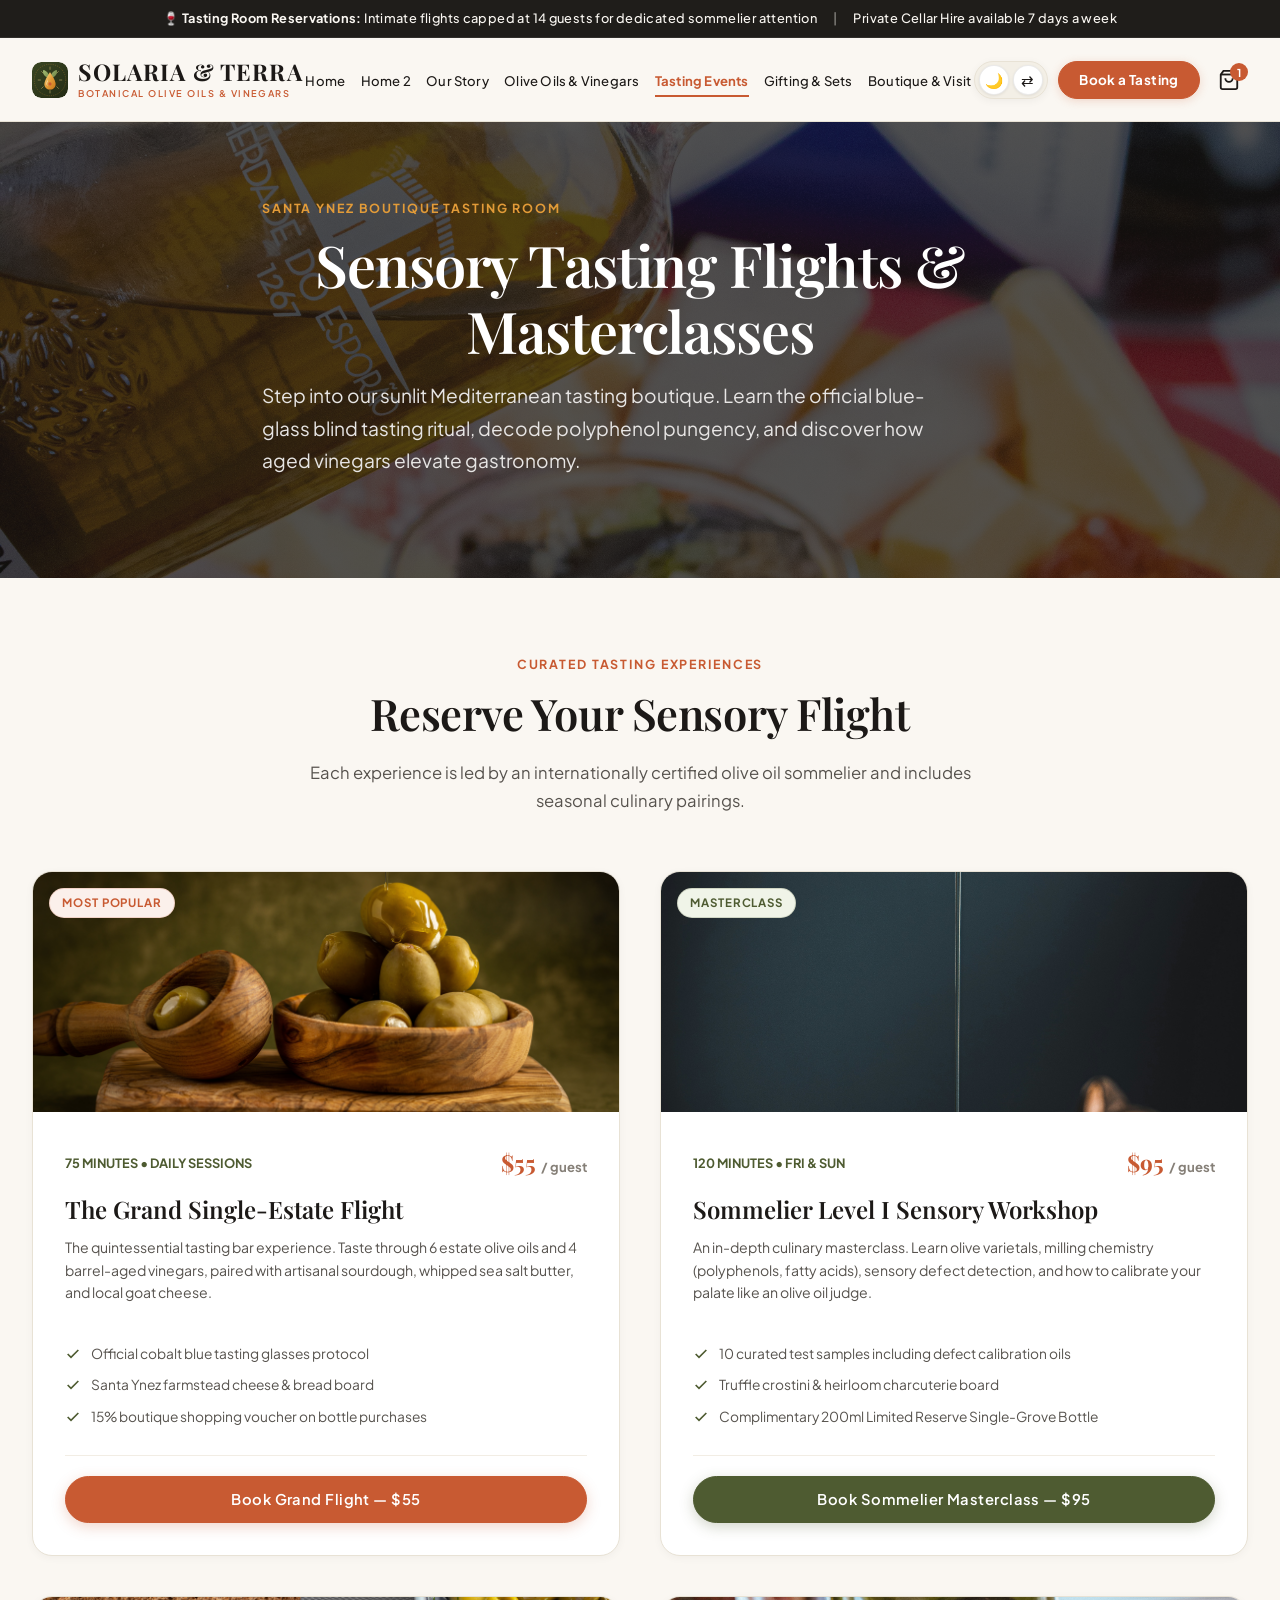
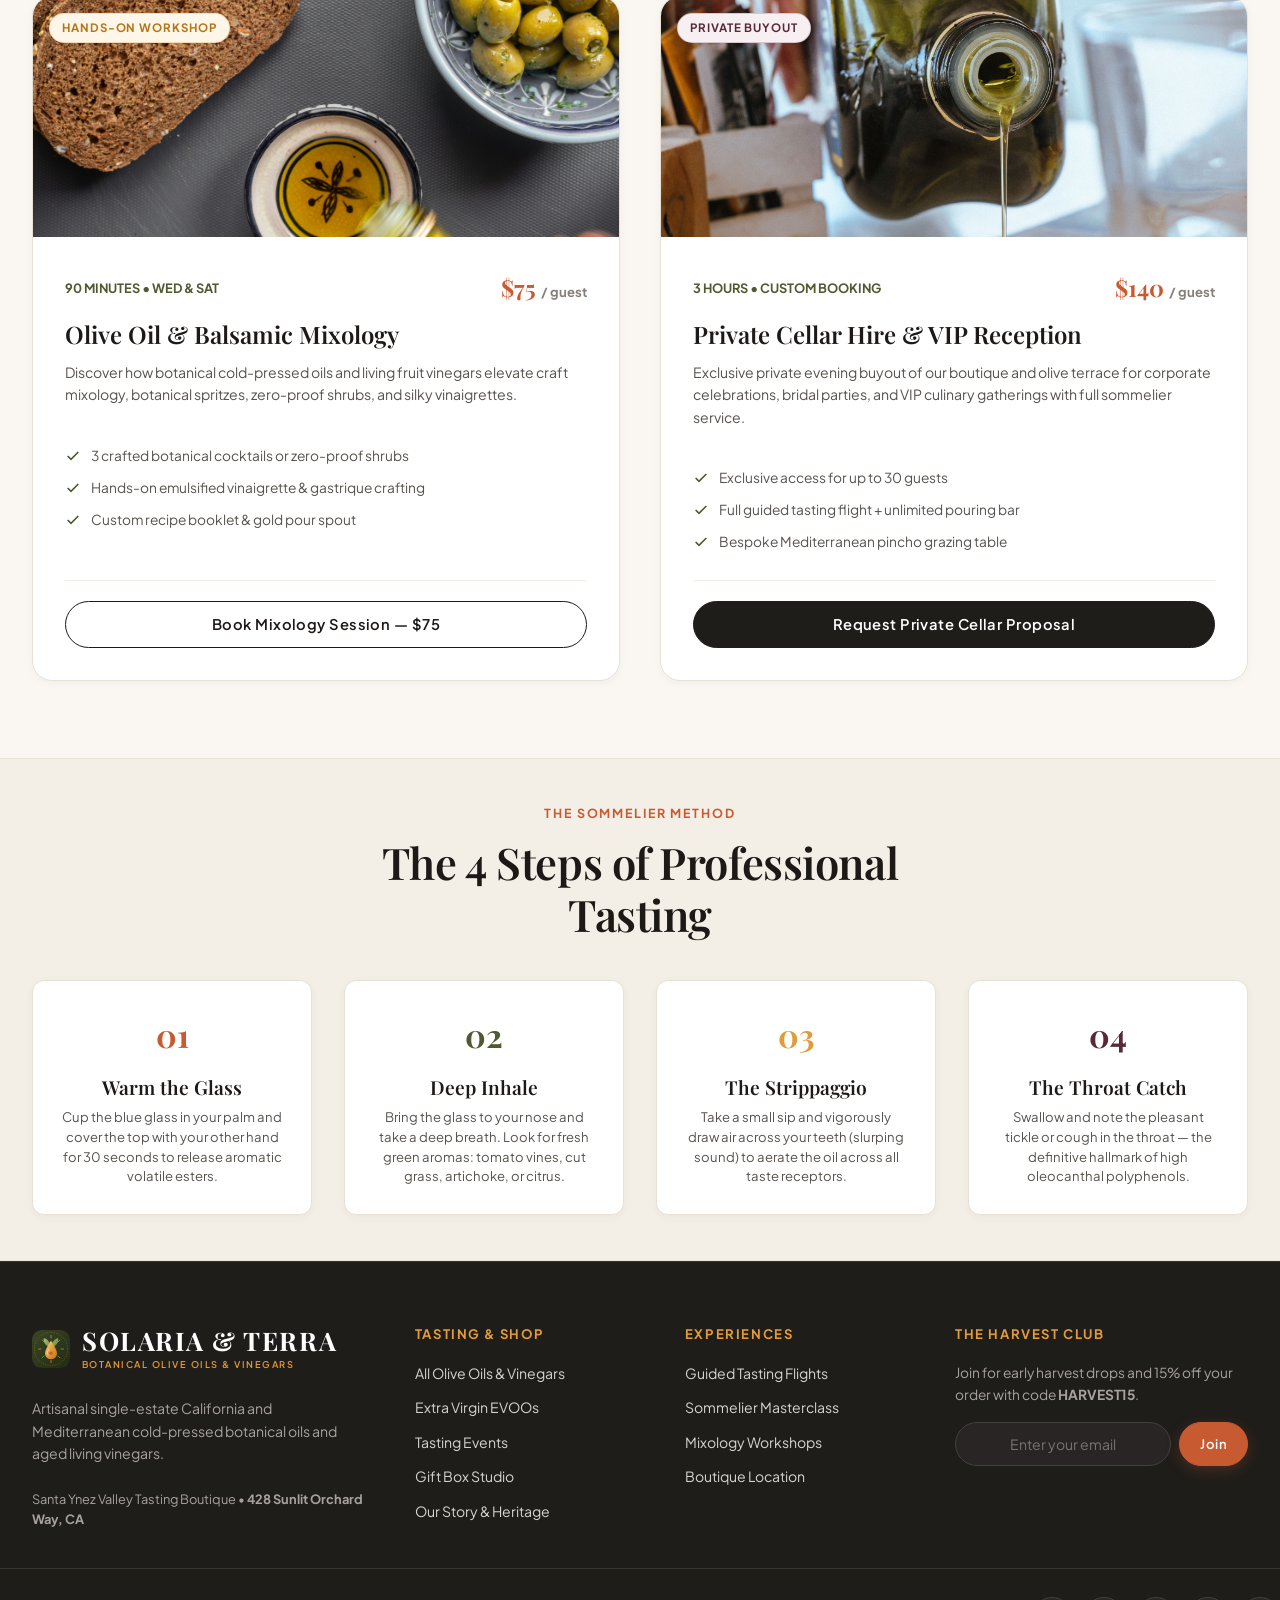
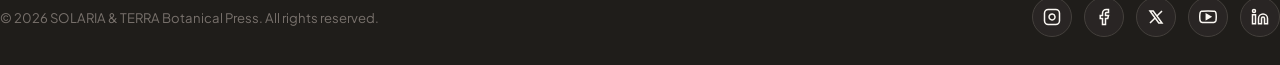
<file: events.html>
<!DOCTYPE html>
<html lang="en">
<head>
  <meta charset="UTF-8">
  <meta name="viewport" content="width=device-width, initial-scale=1.0">
  <title>Guided Tasting Events & Sommelier Masterclasses | SOLARIA & TERRA</title>
  <meta name="description" content="Book intimate olive oil and vinegar sensory tastings, blind flight workshops, and private cellar evenings at our Santa Ynez tasting room.">
  <link rel="icon" type="image/svg+xml" href="favicon.svg">
  <link rel="apple-touch-icon" href="favicon.svg">
  <link rel="stylesheet" href="styles/main.css">
</head>
<body>

  <!-- Announcement Top Bar -->
  <div class="announcement-bar">
    <span>🍷 <strong>Tasting Room Reservations:</strong> Intimate flights capped at 14 guests for dedicated sommelier attention</span>
    <span style="opacity: 0.5;">|</span>
    <span>Private Cellar Hire available 7 days a week</span>
  </div>

  <!-- Header Navigation -->
  <header class="site-header">
    <div class="container header-container">
      <a href="index.html" class="site-logo" aria-label="SOLARIA & TERRA Homepage">
        <img src="favicon.svg" alt="SOLARIA & TERRA Botanical Mark" class="brand-mark" width="36" height="36">
        <div class="site-logo-text">
          <span class="brand-name">SOLARIA &amp; TERRA</span>
          <span class="brand-tagline">Botanical Olive Oils &amp; Vinegars</span>
        </div>
      </a>

      <nav class="nav-links" aria-label="Main Navigation">
        <a href="index.html" class="nav-link">Home</a>
        <a href="home-2.html" class="nav-link">Home 2</a>
        <a href="about.html" class="nav-link">Our Story</a>
        <a href="products.html" class="nav-link">Olive Oils &amp; Vinegars</a>
        <a href="events.html" class="nav-link active">Tasting Events</a>
        <a href="gifting.html" class="nav-link">Gifting &amp; Sets</a>
        <a href="contact.html" class="nav-link">Boutique &amp; Visit</a>
      </nav>

      <div class="header-actions">
        <!-- Theme & RTL Pill Widget (Navbar Controls) -->
        <div class="navbar-util-pill" aria-label="Theme and Language Controls">
          <button class="navbar-util-btn theme-toggle-trigger" onclick="App.toggleTheme()" title="Toggle Dark/Light Theme" aria-label="Toggle Theme">
            🌙
          </button>
          <button class="navbar-util-btn rtl-toggle-trigger" onclick="App.toggleRTL()" title="Toggle Right-to-Left (RTL) Layout" aria-label="Toggle RTL Mode">
            ⇄
          </button>
        </div>

        <a href="events.html" class="header-cta-btn" aria-label="Book a Guided Tasting">
          Book a Tasting
        </a>

        <button class="action-btn trigger-cart-drawer" aria-label="Open Tasting Bag">
          <svg width="22" height="22" viewBox="0 0 24 24" fill="none" stroke="currentColor" stroke-width="2"><path d="M6 2L3 6v14a2 2 0 0 0 2 2h14a2 2 0 0 0 2-2V6l-3-4z"></path><line x1="3" y1="6" x2="21" y2="6"></line><path d="M16 10a4 4 0 0 1-8 0"></path></svg>
          <span class="cart-count-badge">1</span>
        </button>
        <button class="mobile-menu-toggle" id="mobileMenuToggle" aria-label="Toggle Mobile Navigation">
          <span></span><span></span><span></span>
        </button>
      </div>
    </div>
  </header>

  <main id="main-content">
    
    <!-- Hero Banner -->
    <section class="event-hero-banner">
      <div class="container" style="max-width: 820px;">
        <span class="eyebrow eyebrow-amber">SANTA YNEZ BOUTIQUE TASTING ROOM</span>
        <h1 style="margin-bottom: 1rem; color: #FFFFFF;">Sensory Tasting Flights &amp; Masterclasses</h1>
        <p class="lead-p" style="color: #E7E5E4; font-size: 1.2rem;">
          Step into our sunlit Mediterranean tasting boutique. Learn the official blue-glass blind tasting ritual, decode polyphenol pungency, and discover how aged vinegars elevate gastronomy.
        </p>
      </div>
    </section>

    <!-- Tasting Packages Grid -->
    <section class="section-py">
      <div class="container">
        <div class="text-center" style="max-width: 680px; margin: 0 auto 3.5rem;">
          <span class="eyebrow eyebrow-terracotta">CURATED TASTING EXPERIENCES</span>
          <h2>Reserve Your Sensory Flight</h2>
          <p class="lead-p">
            Each experience is led by an internationally certified olive oil sommelier and includes seasonal culinary pairings.
          </p>
        </div>

        <div class="grid grid-2" style="gap: 2.5rem; align-items: stretch;">
          
          <!-- Experience 1 -->
          <div class="event-tier-card">
            <div class="event-card-media">
              <img src="image/oi (15).jpg" alt="The Grand Single-Estate Flight tasting bar">
              <span class="badge badge-terracotta" style="position: absolute; top: 1rem; left: 1rem;">Most Popular</span>
            </div>
            <div class="event-card-body">
              <div class="flex justify-between items-center" style="width: 100%; margin-bottom: 0.5rem;">
                <span style="font-size: 0.8rem; font-weight: 700; text-transform: uppercase; color: var(--color-olive-grove);">75 Minutes • Daily Sessions</span>
                <span style="font-family: var(--font-serif); font-size: 1.45rem; font-weight: 700; color: var(--color-terracotta);">$55 <span style="font-size: 0.82rem; font-family: var(--font-sans); color: var(--color-text-muted);">/ guest</span></span>
              </div>
              <h3 style="font-size: 1.5rem; margin-bottom: 0.75rem; width: 100%;">The Grand Single-Estate Flight</h3>
              <p style="font-size: 0.88rem; color: var(--color-text-secondary); line-height: 1.6; margin-bottom: 1.25rem;">
                The quintessential tasting bar experience. Taste through 6 estate olive oils and 4 barrel-aged vinegars, paired with artisanal sourdough, whipped sea salt butter, and local goat cheese.
              </p>

              <ul class="event-highlights-list">
                <li><svg width="16" height="16" viewBox="0 0 24 24" fill="none" stroke="currentColor" stroke-width="2.5"><polyline points="20 6 9 17 4 12"></polyline></svg> Official cobalt blue tasting glasses protocol</li>
                <li><svg width="16" height="16" viewBox="0 0 24 24" fill="none" stroke="currentColor" stroke-width="2.5"><polyline points="20 6 9 17 4 12"></polyline></svg> Santa Ynez farmstead cheese &amp; bread board</li>
                <li><svg width="16" height="16" viewBox="0 0 24 24" fill="none" stroke="currentColor" stroke-width="2.5"><polyline points="20 6 9 17 4 12"></polyline></svg> 15% boutique shopping voucher on bottle purchases</li>
              </ul>

              <div class="event-card-footer">
                <button class="btn btn-primary book-event-trigger" data-event-id="event-grand-flight" style="width: 100%;">
                  Book Grand Flight — $55
                </button>
              </div>
            </div>
          </div>

          <!-- Experience 2 -->
          <div class="event-tier-card">
            <div class="event-card-media">
              <img src="image/oi (20).jpg" alt="Sommelier Level I Masterclass">
              <span class="badge badge-olive" style="position: absolute; top: 1rem; left: 1rem;">Masterclass</span>
            </div>
            <div class="event-card-body">
              <div class="flex justify-between items-center" style="width: 100%; margin-bottom: 0.5rem;">
                <span style="font-size: 0.8rem; font-weight: 700; text-transform: uppercase; color: var(--color-olive-grove);">120 Minutes • Fri &amp; Sun</span>
                <span style="font-family: var(--font-serif); font-size: 1.45rem; font-weight: 700; color: var(--color-terracotta);">$95 <span style="font-size: 0.82rem; font-family: var(--font-sans); color: var(--color-text-muted);">/ guest</span></span>
              </div>
              <h3 style="font-size: 1.5rem; margin-bottom: 0.75rem; width: 100%;">Sommelier Level I Sensory Workshop</h3>
              <p style="font-size: 0.88rem; color: var(--color-text-secondary); line-height: 1.6; margin-bottom: 1.25rem;">
                An in-depth culinary masterclass. Learn olive varietals, milling chemistry (polyphenols, fatty acids), sensory defect detection, and how to calibrate your palate like an olive oil judge.
              </p>

              <ul class="event-highlights-list">
                <li><svg width="16" height="16" viewBox="0 0 24 24" fill="none" stroke="currentColor" stroke-width="2.5"><polyline points="20 6 9 17 4 12"></polyline></svg> 10 curated test samples including defect calibration oils</li>
                <li><svg width="16" height="16" viewBox="0 0 24 24" fill="none" stroke="currentColor" stroke-width="2.5"><polyline points="20 6 9 17 4 12"></polyline></svg> Truffle crostini &amp; heirloom charcuterie board</li>
                <li><svg width="16" height="16" viewBox="0 0 24 24" fill="none" stroke="currentColor" stroke-width="2.5"><polyline points="20 6 9 17 4 12"></polyline></svg> Complimentary 200ml Limited Reserve Single-Grove Bottle</li>
              </ul>

              <div class="event-card-footer">
                <button class="btn btn-olive book-event-trigger" data-event-id="event-sommelier-masterclass" style="width: 100%;">
                  Book Sommelier Masterclass — $95
                </button>
              </div>
            </div>
          </div>

          <!-- Experience 3 -->
          <div class="event-tier-card">
            <div class="event-card-media">
              <img src="image/oi (24).jpg" alt="Botanical Olive Oil and Balsamic Mixology Workshop">
              <span class="badge badge-amber" style="position: absolute; top: 1rem; left: 1rem;">Hands-on Workshop</span>
            </div>
            <div class="event-card-body">
              <div class="flex justify-between items-center" style="width: 100%; margin-bottom: 0.5rem;">
                <span style="font-size: 0.8rem; font-weight: 700; text-transform: uppercase; color: var(--color-olive-grove);">90 Minutes • Wed &amp; Sat</span>
                <span style="font-family: var(--font-serif); font-size: 1.45rem; font-weight: 700; color: var(--color-terracotta);">$75 <span style="font-size: 0.82rem; font-family: var(--font-sans); color: var(--color-text-muted);">/ guest</span></span>
              </div>
              <h3 style="font-size: 1.5rem; margin-bottom: 0.75rem; width: 100%;">Olive Oil &amp; Balsamic Mixology</h3>
              <p style="font-size: 0.88rem; color: var(--color-text-secondary); line-height: 1.6; margin-bottom: 1.25rem;">
                Discover how botanical cold-pressed oils and living fruit vinegars elevate craft mixology, botanical spritzes, zero-proof shrubs, and silky vinaigrettes.
              </p>

              <ul class="event-highlights-list">
                <li><svg width="16" height="16" viewBox="0 0 24 24" fill="none" stroke="currentColor" stroke-width="2.5"><polyline points="20 6 9 17 4 12"></polyline></svg> 3 crafted botanical cocktails or zero-proof shrubs</li>
                <li><svg width="16" height="16" viewBox="0 0 24 24" fill="none" stroke="currentColor" stroke-width="2.5"><polyline points="20 6 9 17 4 12"></polyline></svg> Hands-on emulsified vinaigrette &amp; gastrique crafting</li>
                <li><svg width="16" height="16" viewBox="0 0 24 24" fill="none" stroke="currentColor" stroke-width="2.5"><polyline points="20 6 9 17 4 12"></polyline></svg> Custom recipe booklet &amp; gold pour spout</li>
              </ul>

              <div class="event-card-footer">
                <button class="btn btn-outline book-event-trigger" data-event-id="event-balsamic-mixology" style="width: 100%;">
                  Book Mixology Session — $75
                </button>
              </div>
            </div>
          </div>

          <!-- Experience 4 -->
          <div class="event-tier-card">
            <div class="event-card-media">
              <img src="image/oi (33).jpg" alt="Private boutique cellar evening">
              <span class="badge badge-balsamic" style="position: absolute; top: 1rem; left: 1rem;">Private Buyout</span>
            </div>
            <div class="event-card-body">
              <div class="flex justify-between items-center" style="width: 100%; margin-bottom: 0.5rem;">
                <span style="font-size: 0.8rem; font-weight: 700; text-transform: uppercase; color: var(--color-olive-grove);">3 Hours • Custom Booking</span>
                <span style="font-family: var(--font-serif); font-size: 1.45rem; font-weight: 700; color: var(--color-terracotta);">$140 <span style="font-size: 0.82rem; font-family: var(--font-sans); color: var(--color-text-muted);">/ guest</span></span>
              </div>
              <h3 style="font-size: 1.5rem; margin-bottom: 0.75rem; width: 100%;">Private Cellar Hire &amp; VIP Reception</h3>
              <p style="font-size: 0.88rem; color: var(--color-text-secondary); line-height: 1.6; margin-bottom: 1.25rem;">
                Exclusive private evening buyout of our boutique and olive terrace for corporate celebrations, bridal parties, and VIP culinary gatherings with full sommelier service.
              </p>

              <ul class="event-highlights-list">
                <li><svg width="16" height="16" viewBox="0 0 24 24" fill="none" stroke="currentColor" stroke-width="2.5"><polyline points="20 6 9 17 4 12"></polyline></svg> Exclusive access for up to 30 guests</li>
                <li><svg width="16" height="16" viewBox="0 0 24 24" fill="none" stroke="currentColor" stroke-width="2.5"><polyline points="20 6 9 17 4 12"></polyline></svg> Full guided tasting flight + unlimited pouring bar</li>
                <li><svg width="16" height="16" viewBox="0 0 24 24" fill="none" stroke="currentColor" stroke-width="2.5"><polyline points="20 6 9 17 4 12"></polyline></svg> Bespoke Mediterranean pincho grazing table</li>
              </ul>

              <div class="event-card-footer">
                <a href="contact.html?subject=private-cellar" class="btn btn-dark" style="width: 100%; text-align: center;">
                  Request Private Cellar Proposal
                </a>
              </div>
            </div>
          </div>

        </div>
      </div>
    </section>

    <!-- Tasting Protocol Educational Section -->
    <section class="section-py-sm" style="background-color: var(--color-canvas-subtle); border-top: 1px solid var(--color-border); border-bottom: 1px solid var(--color-border);">
      <div class="container">
        <div class="text-center" style="max-width: 620px; margin: 0 auto 2.5rem;">
          <span class="eyebrow eyebrow-terracotta">THE SOMMELIER METHOD</span>
          <h2>The 4 Steps of Professional Tasting</h2>
        </div>

        <div class="grid grid-4">
          <div class="method-step-card">
            <span class="method-step-num-badge" style="font-family: var(--font-serif); font-size: 2rem; color: var(--color-terracotta); font-weight: 700;">01</span>
            <h4 style="margin: 0.5rem 0;">Warm the Glass</h4>
            <p style="font-size: 0.82rem; color: var(--color-text-secondary); line-height: 1.5;">
              Cup the blue glass in your palm and cover the top with your other hand for 30 seconds to release aromatic volatile esters.
            </p>
          </div>

          <div class="method-step-card">
            <span class="method-step-num-badge" style="font-family: var(--font-serif); font-size: 2rem; color: var(--color-olive-grove); font-weight: 700;">02</span>
            <h4 style="margin: 0.5rem 0;">Deep Inhale</h4>
            <p style="font-size: 0.82rem; color: var(--color-text-secondary); line-height: 1.5;">
              Bring the glass to your nose and take a deep breath. Look for fresh green aromas: tomato vines, cut grass, artichoke, or citrus.
            </p>
          </div>

          <div class="method-step-card">
            <span class="method-step-num-badge" style="font-family: var(--font-serif); font-size: 2rem; color: var(--color-sun-amber); font-weight: 700;">03</span>
            <h4 style="margin: 0.5rem 0;">The Strippaggio</h4>
            <p style="font-size: 0.82rem; color: var(--color-text-secondary); line-height: 1.5;">
              Take a small sip and vigorously draw air across your teeth (slurping sound) to aerate the oil across all taste receptors.
            </p>
          </div>

          <div class="method-step-card">
            <span class="method-step-num-badge" style="font-family: var(--font-serif); font-size: 2rem; color: var(--color-balsamic-plum); font-weight: 700;">04</span>
            <h4 style="margin: 0.5rem 0;">The Throat Catch</h4>
            <p style="font-size: 0.82rem; color: var(--color-text-secondary); line-height: 1.5;">
              Swallow and note the pleasant tickle or cough in the throat — the definitive hallmark of high oleocanthal polyphenols.
            </p>
          </div>
        </div>
      </div>
    </section>

  </main>

  <!-- Interactive Event Booking Modal -->
  <div class="modal-overlay" id="eventBookingModal">
    <div class="modal-content-card" style="max-width: 720px; display: block; padding: 2.5rem;">
      <button class="modal-close-btn" onclick="EventsPage.closeBookingModal()" aria-label="Close booking modal">
        <svg width="18" height="18" viewBox="0 0 24 24" fill="none" stroke="currentColor" stroke-width="2"><line x1="18" y1="6" x2="6" y2="18"></line><line x1="6" y1="6" x2="18" y2="18"></line></svg>
      </button>

      <div style="margin-bottom: 1.75rem;">
        <span class="eyebrow eyebrow-terracotta">CONFIRM YOUR RESERVATION</span>
        <h3 id="bookingModalTitle" style="font-size: 1.6rem; margin: 0.25rem 0;">The Grand Single-Estate Flight</h3>
        <p id="bookingModalLead" style="font-size: 0.85rem; color: var(--color-text-secondary);"></p>
      </div>

      <form id="eventReservationForm">
        <div class="grid grid-2" style="gap: 1rem; margin-bottom: 1rem;">
          <div class="form-group">
            <label class="form-label" for="bookingDateInput">Select Date</label>
            <input type="date" id="bookingDateInput" class="form-control" required>
          </div>
          <div class="form-group">
            <label class="form-label" for="bookingSlotSelect">Session Time Slot</label>
            <select id="bookingSlotSelect" class="form-control" required></select>
          </div>
        </div>

        <!-- Guest Counter -->
        <div class="form-group" style="background-color: var(--color-canvas); padding: 1rem 1.25rem; border-radius: var(--radius-md); border: 1px solid var(--color-border); display: flex; align-items: center; justify-content: space-between;">
          <div>
            <strong style="font-size: 0.95rem; display: block;">Number of Guests</strong>
            <span id="bookingBasePrice" style="font-size: 0.8rem; color: var(--color-text-muted);">$55 per guest</span>
          </div>
          <div class="cart-qty-control" style="background-color: #FFFFFF;">
            <button type="button" id="decGuestBtn" style="width: 32px; height: 32px;">−</button>
            <span id="bookingGuestDisplay" style="font-size: 1rem; padding: 0 0.75rem;">2</span>
            <button type="button" id="incGuestBtn" style="width: 32px; height: 32px;">+</button>
          </div>
        </div>

        <!-- Sensory Add-ons -->
        <div style="margin-bottom: 1.5rem;">
          <label class="form-label">Optional Sensory Enhancements</label>
          <div style="display: flex; flex-direction: column; gap: 0.6rem;">
            <label style="display: flex; align-items: center; gap: 0.75rem; font-size: 0.88rem; background-color: #FFFFFF; border: 1px solid var(--color-border); padding: 0.75rem; border-radius: var(--radius-md); cursor: pointer;">
              <input type="checkbox" id="addonCharcuterie">
              <span style="flex-grow: 1;">Artisanal Spanish Jamón &amp; Truffle Cheese Board</span>
              <strong style="color: var(--color-terracotta);">+$22 / guest</strong>
            </label>
            <label style="display: flex; align-items: center; gap: 0.75rem; font-size: 0.88rem; background-color: #FFFFFF; border: 1px solid var(--color-border); padding: 0.75rem; border-radius: var(--radius-md); cursor: pointer;">
              <input type="checkbox" id="addonGlassware">
              <span style="flex-grow: 1;">Keepsake Cobalt Blue Professional Tasting Glass Pair (Boxed)</span>
              <strong style="color: var(--color-terracotta);">+$35 / guest</strong>
            </label>
          </div>
        </div>

        <!-- Guest Contact Info -->
        <div class="grid grid-2" style="gap: 1rem; margin-bottom: 1.5rem;">
          <div class="form-group">
            <label class="form-label" for="guestNameInput">Full Name</label>
            <input type="text" id="guestNameInput" class="form-control" placeholder="Jane Sterling" required>
          </div>
          <div class="form-group">
            <label class="form-label" for="guestEmailInput">Email Address</label>
            <input type="email" id="guestEmailInput" class="form-control" placeholder="jane@example.com" required>
          </div>
        </div>

        <!-- Price Summary & Submit -->
        <div style="background-color: var(--color-canvas-subtle); padding: 1.25rem; border-radius: var(--radius-md); border: 1px solid var(--color-border); margin-bottom: 1.5rem;">
          <div class="flex justify-between items-center">
            <div>
              <span style="font-size: 0.8rem; color: var(--color-text-muted); display: block;">Total Reservation Cost</span>
              <strong id="bookingBreakdownText" style="font-size: 0.85rem; color: var(--color-text-secondary);">2 Guests @ $55</strong>
            </div>
            <span id="bookingCalculatedTotal" style="font-family: var(--font-serif); font-size: 1.8rem; font-weight: 700; color: var(--color-terracotta);">$110.00</span>
          </div>
        </div>

        <button type="submit" class="btn btn-primary btn-lg" style="width: 100%;">
          Confirm &amp; Reserve Flight
        </button>
      </form>
    </div>
  </div>

  <!-- Footer -->
  <footer class="site-footer">
    <div class="footer-top">
      <div class="container footer-grid">
        <div class="footer-brand">
          <a href="index.html" class="footer-logo-link">
            <img src="favicon.svg" alt="SOLARIA & TERRA Botanical Mark" class="brand-mark" width="40" height="40">
            <div class="site-logo-text">
              <span class="brand-name">SOLARIA &amp; TERRA</span>
              <span class="brand-tagline">Botanical Olive Oils &amp; Vinegars</span>
            </div>
          </a>
          <p>
            Artisanal single-estate California and Mediterranean cold-pressed botanical oils and aged living vinegars.
          </p>
          <div style="margin-top: 1.5rem; font-size: 0.8rem; color: #A8A29E;">
            Santa Ynez Valley Tasting Boutique • <strong>428 Sunlit Orchard Way, CA</strong>
          </div>
        </div>

        <div class="footer-col">
          <h5>Tasting &amp; Shop</h5>
          <div class="footer-links">
            <a href="products.html">All Olive Oils &amp; Vinegars</a>
            <a href="products.html">Extra Virgin EVOOs</a>
            <a href="events.html">Tasting Events</a>
            <a href="gifting.html">Gift Box Studio</a>
            <a href="about.html">Our Story &amp; Heritage</a>
          </div>
        </div>

        <div class="footer-col">
          <h5>Experiences</h5>
          <div class="footer-links">
            <a href="events.html">Guided Tasting Flights</a>
            <a href="events.html">Sommelier Masterclass</a>
            <a href="events.html">Mixology Workshops</a>
            <a href="contact.html">Boutique Location</a>
          </div>
        </div>

        <div class="footer-col">
          <h5>The Harvest Club</h5>
          <p style="font-size: 0.86rem; color: #A8A29E; margin-bottom: 0.75rem;">
            Join for early harvest drops and 15% off your order with code <strong>HARVEST15</strong>.
          </p>
          <form class="newsletter-submit-form footer-newsletter-form">
            <input type="email" placeholder="Enter your email" required aria-label="Email Address">
            <button type="submit" class="btn btn-primary btn-sm">Join</button>
          </form>
        </div>
      </div>
    </div>

    <div class="container footer-bottom">
      <div>&copy; 2026 SOLARIA &amp; TERRA Botanical Press. All rights reserved.</div>
      <div class="social-links" aria-label="Social Media Links">
        <a href="https://instagram.com/solariaandterra" target="_blank" rel="noopener noreferrer" aria-label="Follow SOLARIA &amp; TERRA on Instagram" title="Instagram">
          <svg width="18" height="18" viewBox="0 0 24 24" fill="none" stroke="currentColor" stroke-width="2"><rect x="2" y="2" width="20" height="20" rx="5" ry="5"></rect><path d="M16 11.37A4 4 0 1 1 12.63 8 4 4 0 0 1 16 11.37z"></path><line x1="17.5" y1="6.5" x2="17.51" y2="6.5"></line></svg>
        </a>
        <a href="https://facebook.com/solariaandterra" target="_blank" rel="noopener noreferrer" aria-label="Follow SOLARIA &amp; TERRA on Facebook" title="Facebook">
          <svg width="18" height="18" viewBox="0 0 24 24" fill="none" stroke="currentColor" stroke-width="2"><path d="M18 2h-3a5 5 0 0 0-5 5v3H7v4h3v8h4v-8h3l1-4h-4V7a1 1 0 0 1 1-1h3z"></path></svg>
        </a>
        <a href="https://x.com/solaria_terra" target="_blank" rel="noopener noreferrer" aria-label="Follow SOLARIA &amp; TERRA on X (Twitter)" title="X (Twitter)">
          <svg width="18" height="18" viewBox="0 0 24 24" fill="none" stroke="currentColor" stroke-width="2"><path d="M4 4l11.733 16h4.267l-11.733 -16z"></path><path d="M4 20l6.768 -6.768m2.46 -2.46l6.772 -6.772"></path></svg>
        </a>
        <a href="https://youtube.com/@solariaterra" target="_blank" rel="noopener noreferrer" aria-label="Watch SOLARIA &amp; TERRA on YouTube" title="YouTube">
          <svg width="18" height="18" viewBox="0 0 24 24" fill="none" stroke="currentColor" stroke-width="2"><path d="M22.54 6.42a2.78 2.78 0 0 0-1.94-2C18.88 4 12 4 12 4s-6.88 0-8.6.46a2.78 2.78 0 0 0-1.94 2A29 29 0 0 0 1 11.75a29 29 0 0 0 .46 5.33A2.78 2.78 0 0 0 3.4 19c1.72.46 8.6.46 8.6.46s6.88 0 8.6-.46a2.78 2.78 0 0 0 1.94-2 29 29 0 0 0 .46-5.25 29 29 0 0 0-.46-5.33z"></path><polygon points="9.75 15.02 15.5 11.75 9.75 8.48 9.75 15.02" fill="currentColor"></polygon></svg>
        </a>
        <a href="https://linkedin.com/company/solariaterra" target="_blank" rel="noopener noreferrer" aria-label="Connect with SOLARIA &amp; TERRA on LinkedIn" title="LinkedIn">
          <svg width="18" height="18" viewBox="0 0 24 24" fill="none" stroke="currentColor" stroke-width="2"><path d="M16 8a6 6 0 0 1 6 6v7h-4v-7a2 2 0 0 0-2-2 2 2 0 0 0-2 2v7h-4v-7a6 6 0 0 1 6-6z"></path><rect x="2" y="9" width="4" height="12"></rect><circle cx="4" cy="4" r="2"></circle></svg>
        </a>
      </div>
    </div>
  </footer>

  <!-- Scripts -->
  <script src="js/data.js"></script>
  <script src="js/app.js"></script>
  <script src="js/events.js"></script>
</body>
</html>
</file>
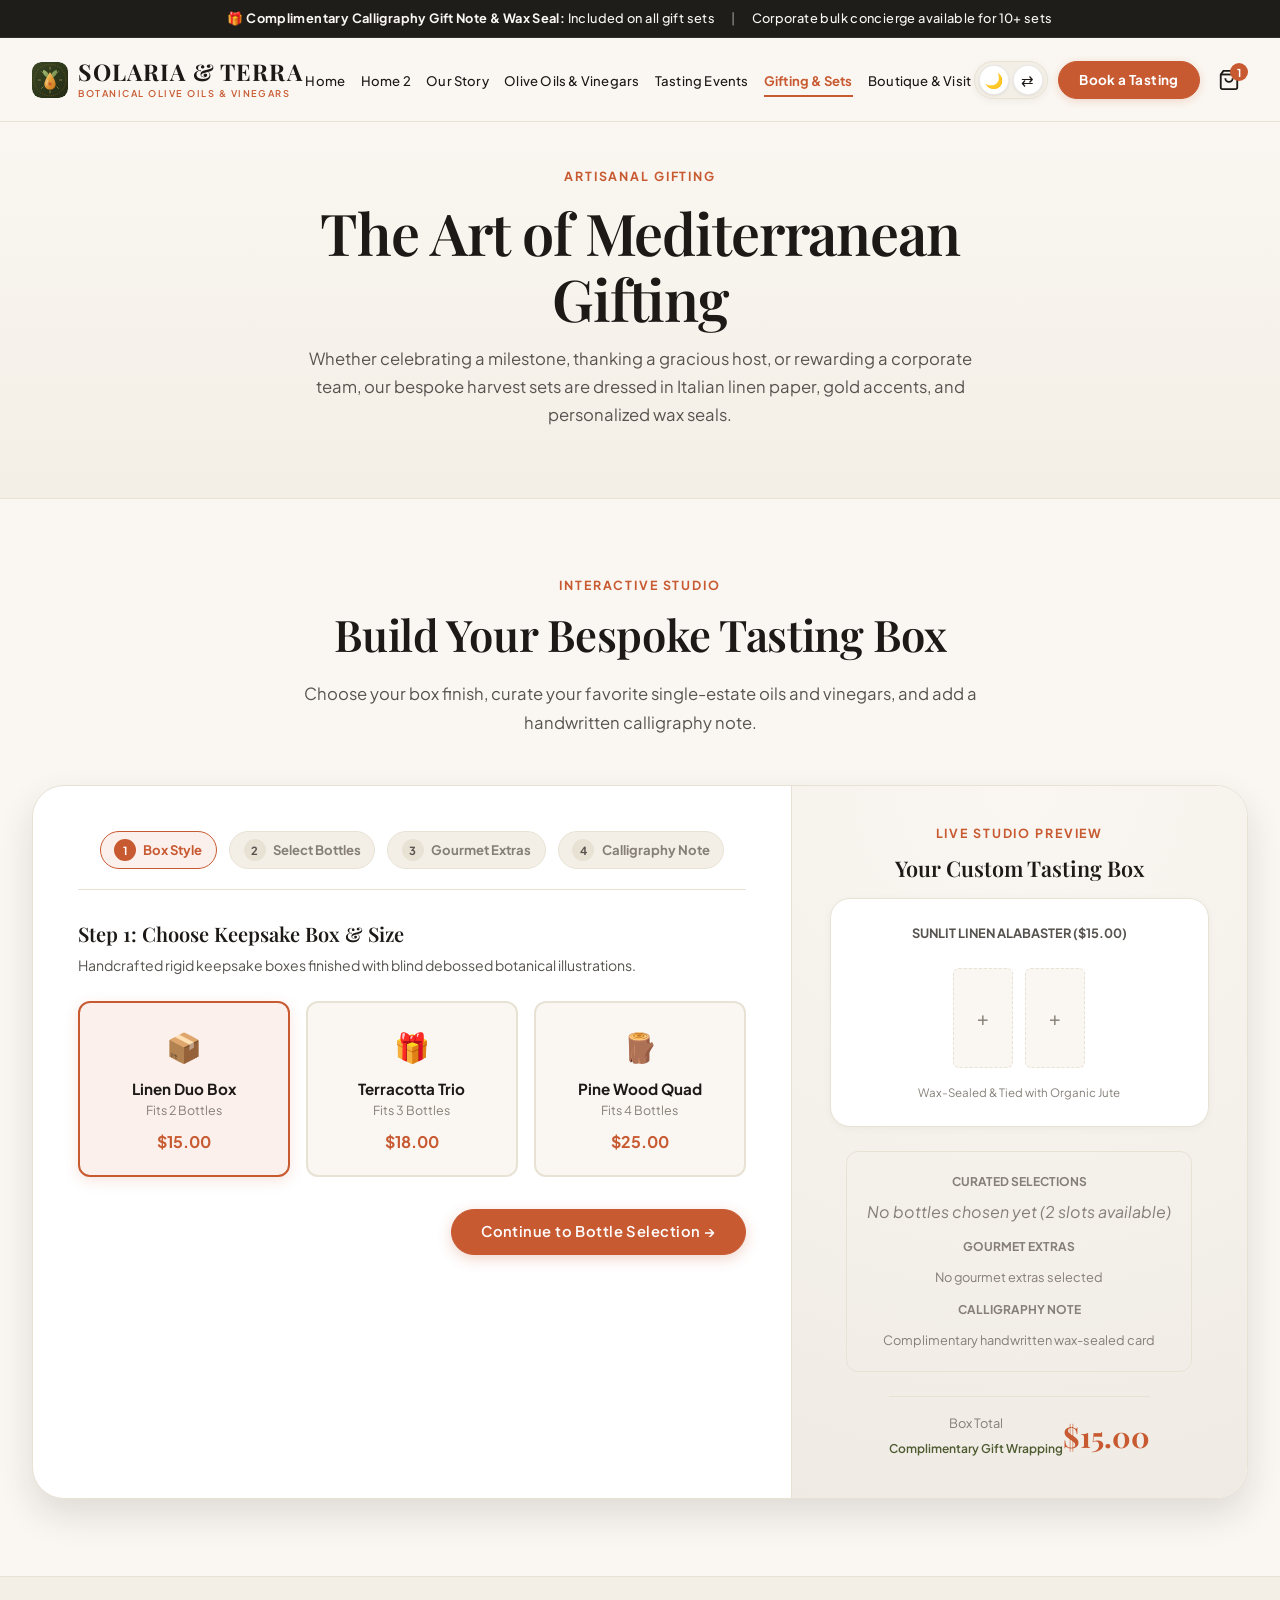
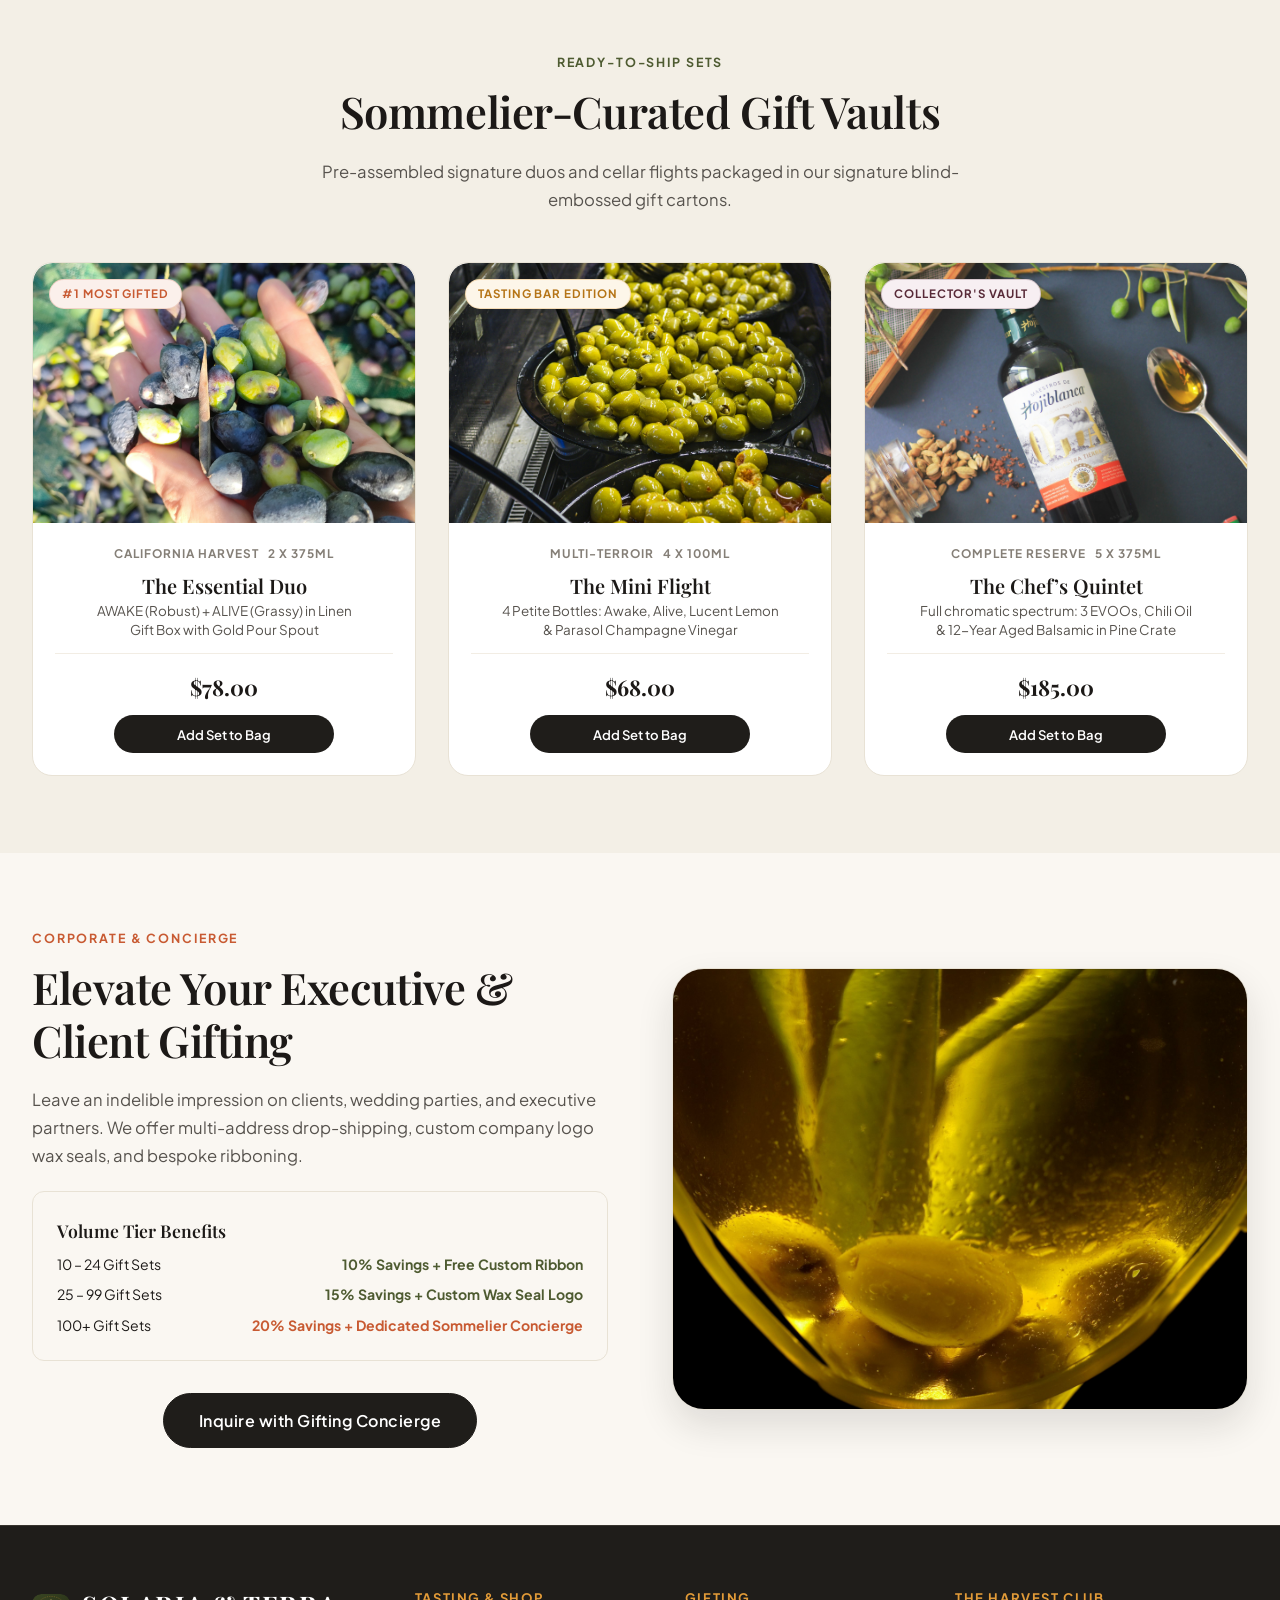
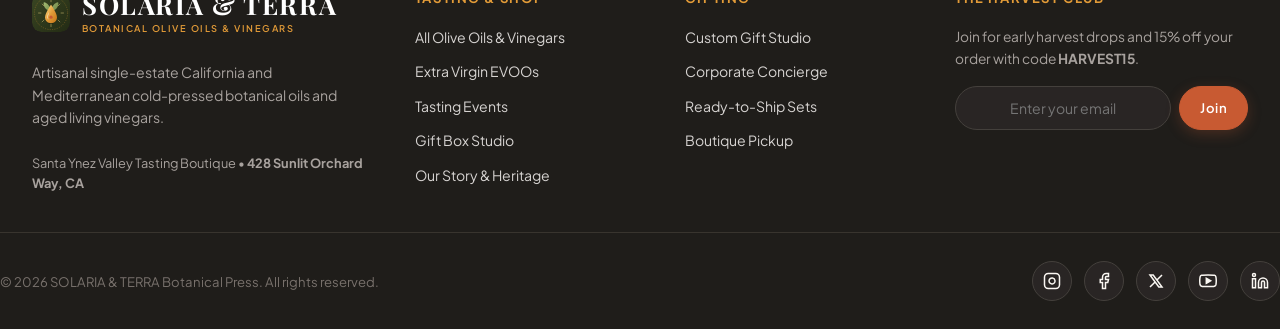
<file: gifting.html>
<!DOCTYPE html>
<html lang="en">
<head>
  <meta charset="UTF-8">
  <meta name="viewport" content="width=device-width, initial-scale=1.0">
  <title>Curated Gifting & Custom Gift Box Studio | SOLARIA & TERRA</title>
  <meta name="description" content="Design custom luxury olive oil and balsamic vinegar gift sets in our interactive studio. Italian linen wraps, gold pour spouts, and corporate gifting.">
  <link rel="icon" type="image/svg+xml" href="favicon.svg">
  <link rel="apple-touch-icon" href="favicon.svg">
  <link rel="stylesheet" href="styles/main.css">
  <style>
    .gift-bottle-select-card {
      border: 1.5px solid var(--color-border);
      border-radius: var(--radius-md);
      padding: 1rem;
      text-align: center;
      cursor: pointer;
      transition: all var(--transition-fast);
      background-color: var(--color-canvas);
      position: relative;
    }
    .gift-bottle-select-card:hover {
      border-color: var(--color-terracotta);
      transform: translateY(-2px);
    }
    .gift-bottle-select-card.selected {
      border-color: var(--color-terracotta);
      background-color: var(--color-terracotta-light);
      box-shadow: 0 4px 12px rgba(200, 90, 50, 0.15);
    }
    .gift-bottle-select-card.selected::after {
      content: '✓ Selected';
      position: absolute;
      top: 0.5rem;
      right: 0.5rem;
      background-color: var(--color-terracotta);
      color: #FFFFFF;
      font-size: 0.68rem;
      font-weight: 700;
      padding: 0.15rem 0.5rem;
      border-radius: var(--radius-pill);
    }
    .gift-bottle-select-card img {
      max-height: 120px;
      margin: 0 auto 0.5rem;
      object-fit: contain;
    }
  </style>
</head>
<body>

  <!-- Announcement Top Bar -->
  <div class="announcement-bar">
    <span>🎁 <strong>Complimentary Calligraphy Gift Note &amp; Wax Seal:</strong> Included on all gift sets</span>
    <span style="opacity: 0.5;">|</span>
    <span>Corporate bulk concierge available for 10+ sets</span>
  </div>

  <!-- Header Navigation -->
  <header class="site-header">
    <div class="container header-container">
      <a href="index.html" class="site-logo" aria-label="SOLARIA & TERRA Homepage">
        <img src="favicon.svg" alt="SOLARIA & TERRA Botanical Mark" class="brand-mark" width="36" height="36">
        <div class="site-logo-text">
          <span class="brand-name">SOLARIA &amp; TERRA</span>
          <span class="brand-tagline">Botanical Olive Oils &amp; Vinegars</span>
        </div>
      </a>

      <nav class="nav-links" aria-label="Main Navigation">
        <a href="index.html" class="nav-link">Home</a>
        <a href="home-2.html" class="nav-link">Home 2</a>
        <a href="about.html" class="nav-link">Our Story</a>
        <a href="products.html" class="nav-link">Olive Oils &amp; Vinegars</a>
        <a href="events.html" class="nav-link">Tasting Events</a>
        <a href="gifting.html" class="nav-link active">Gifting &amp; Sets</a>
        <a href="contact.html" class="nav-link">Boutique &amp; Visit</a>
      </nav>

      <div class="header-actions">
        <!-- Theme & RTL Pill Widget (Navbar Controls) -->
        <div class="navbar-util-pill" aria-label="Theme and Language Controls">
          <button class="navbar-util-btn theme-toggle-trigger" onclick="App.toggleTheme()" title="Toggle Dark/Light Theme" aria-label="Toggle Theme">
            🌙
          </button>
          <button class="navbar-util-btn rtl-toggle-trigger" onclick="App.toggleRTL()" title="Toggle Right-to-Left (RTL) Layout" aria-label="Toggle RTL Mode">
            ⇄
          </button>
        </div>

        <a href="events.html" class="header-cta-btn" aria-label="Book a Guided Tasting">
          Book a Tasting
        </a>

        <button class="action-btn trigger-cart-drawer" aria-label="Open Tasting Bag">
          <svg width="22" height="22" viewBox="0 0 24 24" fill="none" stroke="currentColor" stroke-width="2"><path d="M6 2L3 6v14a2 2 0 0 0 2 2h14a2 2 0 0 0 2-2V6l-3-4z"></path><line x1="3" y1="6" x2="21" y2="6"></line><path d="M16 10a4 4 0 0 1-8 0"></path></svg>
          <span class="cart-count-badge">1</span>
        </button>
        <button class="mobile-menu-toggle" id="mobileMenuToggle" aria-label="Toggle Mobile Navigation">
          <span></span><span></span><span></span>
        </button>
      </div>
    </div>
  </header>

  <main id="main-content">
    
    <!-- Hero Banner -->
    <section class="section-py-sm" style="background: linear-gradient(180deg, var(--color-canvas) 0%, var(--color-canvas-subtle) 100%); border-bottom: 1px solid var(--color-border);">
      <div class="container text-center" style="max-width: 780px;">
        <span class="eyebrow eyebrow-terracotta">ARTISANAL GIFTING</span>
        <h1 style="margin-bottom: 0.85rem;">The Art of Mediterranean Gifting</h1>
        <p class="lead-p">
          Whether celebrating a milestone, thanking a gracious host, or rewarding a corporate team, our bespoke harvest sets are dressed in Italian linen paper, gold accents, and personalized wax seals.
        </p>
      </div>
    </section>

    <!-- Custom Gift Box Builder Studio Section -->
    <section class="section-py" id="customGiftBuilderStudio">
      <div class="container">
        <div class="text-center" style="max-width: 680px; margin: 0 auto 3rem;">
          <span class="eyebrow eyebrow-terracotta">INTERACTIVE STUDIO</span>
          <h2>Build Your Bespoke Tasting Box</h2>
          <p class="lead-p">
            Choose your box finish, curate your favorite single-estate oils and vinegars, and add a handwritten calligraphy note.
          </p>
        </div>

        <div class="gift-builder-container">
          
          <!-- Left: 4-Step Form Panel -->
          <div class="gift-builder-steps">
            
            <!-- Step Navigation Tabs -->
            <div class="builder-step-nav">
              <button class="step-nav-btn active" data-step="1">
                <span class="step-num">1</span>
                <span>Box Style</span>
              </button>
              <button class="step-nav-btn" data-step="2">
                <span class="step-num">2</span>
                <span>Select Bottles</span>
              </button>
              <button class="step-nav-btn" data-step="3">
                <span class="step-num">3</span>
                <span>Gourmet Extras</span>
              </button>
              <button class="step-nav-btn" data-step="4">
                <span class="step-num">4</span>
                <span>Calligraphy Note</span>
              </button>
            </div>

            <!-- Step 1: Choose Box Finish -->
            <div class="builder-step-panel" data-step="1">
              <h4 style="font-size: 1.25rem; margin-bottom: 0.5rem;">Step 1: Choose Keepsake Box &amp; Size</h4>
              <p style="font-size: 0.88rem; color: var(--color-text-secondary); margin-bottom: 1.5rem;">
                Handcrafted rigid keepsake boxes finished with blind debossed botanical illustrations.
              </p>

              <div class="gift-box-option-cards">
                <div class="gift-box-card selected" data-box-name="Sunlit Linen Alabaster Duo" data-box-price="15.00" data-box-size="2" data-box-color="#FAF7F2">
                  <span style="font-size: 1.8rem; display: block; margin-bottom: 0.5rem;">📦</span>
                  <strong style="display: block; font-size: 0.95rem;">Linen Duo Box</strong>
                  <span style="font-size: 0.78rem; color: var(--color-text-muted);">Fits 2 Bottles</span>
                  <div style="font-weight: 700; color: var(--color-terracotta); margin-top: 0.5rem;">$15.00</div>
                </div>

                <div class="gift-box-card" data-box-name="Terracotta Embossed Trio" data-box-price="18.00" data-box-size="3" data-box-color="#FBF0EB">
                  <span style="font-size: 1.8rem; display: block; margin-bottom: 0.5rem;">🎁</span>
                  <strong style="display: block; font-size: 0.95rem;">Terracotta Trio</strong>
                  <span style="font-size: 0.78rem; color: var(--color-text-muted);">Fits 3 Bottles</span>
                  <div style="font-weight: 700; color: var(--color-terracotta); margin-top: 0.5rem;">$18.00</div>
                </div>

                <div class="gift-box-card" data-box-name="Heirloom Pine Cellar Quad" data-box-price="25.00" data-box-size="4" data-box-color="#EFEFEA">
                  <span style="font-size: 1.8rem; display: block; margin-bottom: 0.5rem;">🪵</span>
                  <strong style="display: block; font-size: 0.95rem;">Pine Wood Quad</strong>
                  <span style="font-size: 0.78rem; color: var(--color-text-muted);">Fits 4 Bottles</span>
                  <div style="font-weight: 700; color: var(--color-terracotta); margin-top: 0.5rem;">$25.00</div>
                </div>
              </div>

              <div class="flex justify-between items-center" style="margin-top: 2rem;">
                <span></span>
                <button class="btn btn-primary step-next-btn">Continue to Bottle Selection &rarr;</button>
              </div>
            </div>

            <!-- Step 2: Select Bottles -->
            <div class="builder-step-panel" data-step="2" style="display: none;">
              <h4 style="font-size: 1.25rem; margin-bottom: 0.5rem;">Step 2: Choose Your Bottles</h4>
              <p style="font-size: 0.88rem; color: var(--color-text-secondary); margin-bottom: 1.5rem;">
                Select your oils and vinegars to fill your box slots. Tap a bottle to select/deselect.
              </p>

              <div class="grid grid-3" style="gap: 1rem;">
                <div class="gift-bottle-select-card" data-product-id="oil-awake">
                  <img src="image/oi (1).jpg" alt="AWAKE EVOO">
                  <strong style="font-size: 0.85rem; display: block;">AWAKE EVOO</strong>
                  <span style="font-size: 0.75rem; color: var(--color-text-muted);">Robust &amp; Peppery</span>
                  <div style="font-weight: 700; color: var(--color-terracotta); font-size: 0.85rem; margin-top: 0.25rem;">$42.00</div>
                </div>

                <div class="gift-bottle-select-card" data-product-id="oil-alive">
                  <img src="image/oi (2).jpg" alt="ALIVE EVOO">
                  <strong style="font-size: 0.85rem; display: block;">ALIVE EVOO</strong>
                  <span style="font-size: 0.75rem; color: var(--color-text-muted);">Grassy Herbaceous</span>
                  <div style="font-weight: 700; color: var(--color-terracotta); font-size: 0.85rem; margin-top: 0.25rem;">$40.00</div>
                </div>

                <div class="gift-bottle-select-card" data-product-id="oil-lucent">
                  <img src="image/oi (4).jpg" alt="LUCENT Lemon EVOO">
                  <strong style="font-size: 0.85rem; display: block;">LUCENT Lemon</strong>
                  <span style="font-size: 0.75rem; color: var(--color-text-muted);">Crushed Citrus</span>
                  <div style="font-weight: 700; color: var(--color-terracotta); font-size: 0.85rem; margin-top: 0.25rem;">$44.00</div>
                </div>

                <div class="gift-bottle-select-card" data-product-id="vin-trebbiano">
                  <img src="image/oi (12).jpg" alt="PARASOL Champagne Vinegar">
                  <strong style="font-size: 0.85rem; display: block;">PARASOL Vinegar</strong>
                  <span style="font-size: 0.75rem; color: var(--color-text-muted);">Raw Champagne</span>
                  <div style="font-weight: 700; color: var(--color-terracotta); font-size: 0.85rem; margin-top: 0.25rem;">$36.00</div>
                </div>

                <div class="gift-bottle-select-card" data-product-id="vin-balsamic-reserve">
                  <img src="image/oi (14).jpg" alt="NOCTURNE 12-Yr Balsamic">
                  <strong style="font-size: 0.85rem; display: block;">NOCTURNE Balsamic</strong>
                  <span style="font-size: 0.75rem; color: var(--color-text-muted);">12-Yr Oak-Aged</span>
                  <div style="font-weight: 700; color: var(--color-terracotta); font-size: 0.85rem; margin-top: 0.25rem;">$58.00</div>
                </div>

                <div class="gift-bottle-select-card" data-product-id="oil-chili">
                  <img src="image/oi (9).jpg" alt="ARSON Chili Oil">
                  <strong style="font-size: 0.85rem; display: block;">ARSON Chili Oil</strong>
                  <span style="font-size: 0.75rem; color: var(--color-text-muted);">Smoky Arbol &amp; Garlic</span>
                  <div style="font-weight: 700; color: var(--color-terracotta); font-size: 0.85rem; margin-top: 0.25rem;">$44.00</div>
                </div>
              </div>

              <div class="flex justify-between items-center" style="margin-top: 2rem;">
                <button class="btn btn-outline step-prev-btn">&larr; Back</button>
                <button class="btn btn-primary step-next-btn">Continue to Extras &rarr;</button>
              </div>
            </div>

            <!-- Step 3: Gourmet Extras -->
            <div class="builder-step-panel" data-step="3" style="display: none;">
              <h4 style="font-size: 1.25rem; margin-bottom: 0.5rem;">Step 3: Add Gourmet Accompaniments</h4>
              <p style="font-size: 0.88rem; color: var(--color-text-secondary); margin-bottom: 1.5rem;">
                Complete the tasting ritual with artisanal tools and seasoned salts.
              </p>

              <div style="display: flex; flex-direction: column; gap: 0.85rem;">
                <label style="display: flex; align-items: center; gap: 1rem; background-color: var(--color-canvas); border: 1.5px solid var(--color-border); padding: 1rem; border-radius: var(--radius-md); cursor: pointer;">
                  <input type="checkbox" class="gift-extra-checkbox" data-extra-name="Bespoke Gold Weighted Pour Spout" data-extra-price="12.00">
                  <div style="flex-grow: 1;">
                    <strong style="display: block; font-size: 0.95rem;">Bespoke Gold Weighted Pour Spout</strong>
                    <span style="font-size: 0.78rem; color: var(--color-text-muted);">Solid brass weighted flap for drip-free pouring</span>
                  </div>
                  <span style="font-weight: 700; color: var(--color-terracotta);">+$12.00</span>
                </label>

                <label style="display: flex; align-items: center; gap: 1rem; background-color: var(--color-canvas); border: 1.5px solid var(--color-border); padding: 1rem; border-radius: var(--radius-md); cursor: pointer;">
                  <input type="checkbox" class="gift-extra-checkbox" data-extra-name="Hand-Thrown Ceramic Olive Dipping Dish" data-extra-price="16.00">
                  <div style="flex-grow: 1;">
                    <strong style="display: block; font-size: 0.95rem;">Hand-Thrown Ceramic Olive Dipping Dish</strong>
                    <span style="font-size: 0.78rem; color: var(--color-text-muted);">Crafted by Ojai Valley potters in speckled clay</span>
                  </div>
                  <span style="font-weight: 700; color: var(--color-terracotta);">+$16.00</span>
                </label>

                <label style="display: flex; align-items: center; gap: 1rem; background-color: var(--color-canvas); border: 1.5px solid var(--color-border); padding: 1rem; border-radius: var(--radius-md); cursor: pointer;">
                  <input type="checkbox" class="gift-extra-checkbox" data-extra-name="California Flaky Fleur de Sel Finishing Salt (100g)" data-extra-price="10.00">
                  <div style="flex-grow: 1;">
                    <strong style="display: block; font-size: 0.95rem;">California Flaky Fleur de Sel (100g)</strong>
                    <span style="font-size: 0.78rem; color: var(--color-text-muted);">Solar-evaporated Pacific sea salt pyramid crystals</span>
                  </div>
                  <span style="font-weight: 700; color: var(--color-terracotta);">+$10.00</span>
                </label>
              </div>

              <div class="flex justify-between items-center" style="margin-top: 2rem;">
                <button class="btn btn-outline step-prev-btn">&larr; Back</button>
                <button class="btn btn-primary step-next-btn">Continue to Calligraphy Note &rarr;</button>
              </div>
            </div>

            <!-- Step 4: Calligraphy Note & Recipient -->
            <div class="builder-step-panel" data-step="4" style="display: none;">
              <h4 style="font-size: 1.25rem; margin-bottom: 0.5rem;">Step 4: Complimentary Calligraphy Note</h4>
              <p style="font-size: 0.88rem; color: var(--color-text-secondary); margin-bottom: 1.5rem;">
                Every box includes a heavy cardstock note handwritten by our Santa Ynez studio team and sealed with our botanical olive wax stamp.
              </p>

              <div class="form-group">
                <label class="form-label" for="giftRecipientName">Recipient Name / Salutation</label>
                <input type="text" id="giftRecipientName" class="form-control" placeholder="e.g. Sarah &amp; David">
              </div>

              <div class="form-group">
                <label class="form-label" for="giftNoteMessage">Your Personal Message (Max 240 Characters)</label>
                <textarea id="giftNoteMessage" class="form-control" rows="4" maxlength="240" placeholder="Wishing you memorable meals, warm evenings, and boundless inspiration in the kitchen. With all our love..."></textarea>
              </div>

              <div class="flex justify-between items-center" style="margin-top: 2rem;">
                <button class="btn btn-outline step-prev-btn">&larr; Back</button>
                <button class="btn btn-primary btn-lg" id="addCustomBoxToCartBtn">
                  Add Bespoke Gift Box to Bag
                </button>
              </div>
            </div>

          </div>

          <!-- Right: Live Visual Studio Preview -->
          <div class="gift-preview-sidebar">
            <span class="eyebrow eyebrow-terracotta" style="margin-bottom: 0.5rem;">LIVE STUDIO PREVIEW</span>
            <h4 style="font-size: 1.35rem; margin-bottom: 1rem;">Your Custom Tasting Box</h4>

            <div class="gift-box-visual-canvas">
              <span id="previewBoxFinish" style="font-size: 0.8rem; font-weight: 700; color: var(--color-text-secondary); text-transform: uppercase; margin-bottom: 0.5rem;">
                Sunlit Linen Alabaster Duo ($15.00)
              </span>

              <div class="gift-slots-preview" id="previewBottleSlots">
                <!-- Dynamic slots rendered via JS -->
              </div>
              <span style="font-size: 0.72rem; color: var(--color-text-muted);">Wax-Sealed &amp; Tied with Organic Jute</span>
            </div>

            <!-- Summary Breakdown -->
            <div class="gift-preview-summary-card" style="padding: 1.25rem; border-radius: var(--radius-md); border: 1px solid var(--color-border); margin-bottom: 1.5rem;">
              <div style="font-size: 0.75rem; font-weight: 700; text-transform: uppercase; color: var(--color-text-muted); margin-bottom: 0.5rem;">Curated Selections</div>
              <div id="previewBottlesList"></div>
              
              <div style="font-size: 0.75rem; font-weight: 700; text-transform: uppercase; color: var(--color-text-muted); margin: 0.75rem 0 0.4rem;">Gourmet Extras</div>
              <div id="previewExtrasList"></div>

              <div style="font-size: 0.75rem; font-weight: 700; text-transform: uppercase; color: var(--color-text-muted); margin: 0.75rem 0 0.4rem;">Calligraphy Note</div>
              <div id="previewGiftNoteContent"></div>
            </div>

            <!-- Live Total -->
            <div class="flex justify-between items-center" style="margin-top: auto; padding-top: 1rem; border-top: 1px solid var(--color-border);">
              <div>
                <span style="font-size: 0.8rem; color: var(--color-text-muted); display: block;">Box Total</span>
                <span style="font-size: 0.75rem; color: var(--color-olive-grove); font-weight: 600;">Complimentary Gift Wrapping</span>
              </div>
              <span id="previewBoxTotalPrice" style="font-family: var(--font-serif); font-size: 1.8rem; font-weight: 700; color: var(--color-terracotta);">$15.00</span>
            </div>

          </div>

        </div>
      </div>
    </section>

    <!-- Curated Ready-to-Ship Gift Sets -->
    <section class="section-py" style="background-color: var(--color-canvas-subtle); border-top: 1px solid var(--color-border);">
      <div class="container">
        <div class="text-center" style="max-width: 650px; margin: 0 auto 3rem;">
          <span class="eyebrow eyebrow-olive">READY-TO-SHIP SETS</span>
          <h2>Sommelier-Curated Gift Vaults</h2>
          <p class="lead-p">
            Pre-assembled signature duos and cellar flights packaged in our signature blind-embossed gift cartons.
          </p>
        </div>

        <div class="grid grid-3">
          
          <!-- Set 1 -->
          <div class="product-card">
            <div class="product-image-container">
              <span class="badge badge-terracotta" style="position: absolute; top: 1rem; left: 1rem;">#1 Most Gifted</span>
              <img src="image/oi (19).jpg" alt="The Essential Duo Awake and Alive">
            </div>
            <div class="product-card-body">
              <div class="product-origin-meta">
                <span>California Harvest</span>
                <span>2 x 375ml</span>
              </div>
              <h3 class="product-title font-serif">The Essential Duo</h3>
              <p class="product-tagline">AWAKE (Robust) + ALIVE (Grassy) in Linen Gift Box with Gold Pour Spout</p>
              <div class="product-card-footer">
                <div class="product-price">$78.00</div>
                <button class="add-cart-btn" onclick="App.addToCart('set-duo-tasting')">
                  Add Set to Bag
                </button>
              </div>
            </div>
          </div>

          <!-- Set 2 -->
          <div class="product-card">
            <div class="product-image-container">
              <span class="badge badge-amber" style="position: absolute; top: 1rem; left: 1rem;">Tasting Bar Edition</span>
              <img src="image/oi (22).jpg" alt="The Mini Tasting Flight 4 Petite Bottles">
            </div>
            <div class="product-card-body">
              <div class="product-origin-meta">
                <span>Multi-Terroir</span>
                <span>4 x 100ml</span>
              </div>
              <h3 class="product-title font-serif">The Mini Flight</h3>
              <p class="product-tagline">4 Petite Bottles: Awake, Alive, Lucent Lemon &amp; Parasol Champagne Vinegar</p>
              <div class="product-card-footer">
                <div class="product-price">$68.00</div>
                <button class="add-cart-btn" onclick="App.addToCart('set-mini-flight')">
                  Add Set to Bag
                </button>
              </div>
            </div>
          </div>

          <!-- Set 3 -->
          <div class="product-card">
            <div class="product-image-container">
              <span class="badge badge-balsamic" style="position: absolute; top: 1rem; left: 1rem;">Collector's Vault</span>
              <img src="image/oi (28).jpg" alt="The Chef's Quintet Complete Vault">
            </div>
            <div class="product-card-body">
              <div class="product-origin-meta">
                <span>Complete Reserve</span>
                <span>5 x 375ml</span>
              </div>
              <h3 class="product-title font-serif">The Chef’s Quintet</h3>
              <p class="product-tagline">Full chromatic spectrum: 3 EVOOs, Chili Oil &amp; 12-Year Aged Balsamic in Pine Crate</p>
              <div class="product-card-footer">
                <div class="product-price">$185.00</div>
                <button class="add-cart-btn" onclick="App.addToCart('set-chef-quintet')">
                  Add Set to Bag
                </button>
              </div>
            </div>
          </div>

        </div>
      </div>
    </section>

    <!-- Corporate Gifting Concierge Section -->
    <section class="section-py corporate-gifting-section" id="corporate">
      <div class="container">
        <div class="grid grid-2" style="align-items: center; gap: 4rem;">
          <div>
            <span class="eyebrow eyebrow-terracotta">CORPORATE &amp; CONCIERGE</span>
            <h2>Elevate Your Executive &amp; Client Gifting</h2>
            <p class="lead-p" style="margin: 1.25rem 0;">
              Leave an indelible impression on clients, wedding parties, and executive partners. We offer multi-address drop-shipping, custom company logo wax seals, and bespoke ribboning.
            </p>

            <div class="corporate-tier-card" style="padding: 1.5rem; border-radius: var(--radius-md); border: 1px solid var(--color-border); margin-bottom: 2rem;">
              <h4 style="font-size: 1.1rem; margin-bottom: 0.75rem;">Volume Tier Benefits</h4>
              <div style="display: flex; flex-direction: column; gap: 0.5rem; font-size: 0.88rem;">
                <div class="flex justify-between">
                  <span>10 – 24 Gift Sets</span>
                  <strong style="color: var(--color-olive-grove);">10% Savings + Free Custom Ribbon</strong>
                </div>
                <div class="flex justify-between">
                  <span>25 – 99 Gift Sets</span>
                  <strong style="color: var(--color-olive-grove);">15% Savings + Custom Wax Seal Logo</strong>
                </div>
                <div class="flex justify-between">
                  <span>100+ Gift Sets</span>
                  <strong style="color: var(--color-terracotta);">20% Savings + Dedicated Sommelier Concierge</strong>
                </div>
              </div>
            </div>

            <div class="corporate-gifting-cta-wrap">
              <a href="contact.html?subject=corporate-gifting" class="btn btn-dark btn-lg">
                Inquire with Gifting Concierge
              </a>
            </div>
          </div>

          <div class="editorial-media-card">
            <img src="image/oi (30).jpg" alt="Corporate bespoke gift packaging">
          </div>
        </div>
      </div>
    </section>

  </main>

  <!-- Footer -->
  <footer class="site-footer">
    <div class="footer-top">
      <div class="container footer-grid">
        <div class="footer-brand">
          <a href="index.html" class="footer-logo-link">
            <img src="favicon.svg" alt="SOLARIA & TERRA Botanical Mark" class="brand-mark" width="40" height="40">
            <div class="site-logo-text">
              <span class="brand-name">SOLARIA &amp; TERRA</span>
              <span class="brand-tagline">Botanical Olive Oils &amp; Vinegars</span>
            </div>
          </a>
          <p>
            Artisanal single-estate California and Mediterranean cold-pressed botanical oils and aged living vinegars.
          </p>
          <div style="margin-top: 1.5rem; font-size: 0.8rem; color: #A8A29E;">
            Santa Ynez Valley Tasting Boutique • <strong>428 Sunlit Orchard Way, CA</strong>
          </div>
        </div>

        <div class="footer-col">
          <h5>Tasting &amp; Shop</h5>
          <div class="footer-links">
            <a href="products.html">All Olive Oils &amp; Vinegars</a>
            <a href="products.html">Extra Virgin EVOOs</a>
            <a href="events.html">Tasting Events</a>
            <a href="gifting.html">Gift Box Studio</a>
            <a href="about.html">Our Story &amp; Heritage</a>
          </div>
        </div>

        <div class="footer-col">
          <h5>Gifting</h5>
          <div class="footer-links">
            <a href="gifting.html">Custom Gift Studio</a>
            <a href="gifting.html#corporate">Corporate Concierge</a>
            <a href="products.html?cat=sets">Ready-to-Ship Sets</a>
            <a href="contact.html">Boutique Pickup</a>
          </div>
        </div>

        <div class="footer-col">
          <h5>The Harvest Club</h5>
          <p style="font-size: 0.86rem; color: #A8A29E; margin-bottom: 0.75rem;">
            Join for early harvest drops and 15% off your order with code <strong>HARVEST15</strong>.
          </p>
          <form class="newsletter-submit-form footer-newsletter-form">
            <input type="email" placeholder="Enter your email" required aria-label="Email Address">
            <button type="submit" class="btn btn-primary btn-sm">Join</button>
          </form>
        </div>
      </div>
    </div>

    <div class="container footer-bottom">
      <div>&copy; 2026 SOLARIA &amp; TERRA Botanical Press. All rights reserved.</div>
      <div class="social-links" aria-label="Social Media Links">
        <a href="https://instagram.com/solariaandterra" target="_blank" rel="noopener noreferrer" aria-label="Follow SOLARIA &amp; TERRA on Instagram" title="Instagram">
          <svg width="18" height="18" viewBox="0 0 24 24" fill="none" stroke="currentColor" stroke-width="2"><rect x="2" y="2" width="20" height="20" rx="5" ry="5"></rect><path d="M16 11.37A4 4 0 1 1 12.63 8 4 4 0 0 1 16 11.37z"></path><line x1="17.5" y1="6.5" x2="17.51" y2="6.5"></line></svg>
        </a>
        <a href="https://facebook.com/solariaandterra" target="_blank" rel="noopener noreferrer" aria-label="Follow SOLARIA &amp; TERRA on Facebook" title="Facebook">
          <svg width="18" height="18" viewBox="0 0 24 24" fill="none" stroke="currentColor" stroke-width="2"><path d="M18 2h-3a5 5 0 0 0-5 5v3H7v4h3v8h4v-8h3l1-4h-4V7a1 1 0 0 1 1-1h3z"></path></svg>
        </a>
        <a href="https://x.com/solaria_terra" target="_blank" rel="noopener noreferrer" aria-label="Follow SOLARIA &amp; TERRA on X (Twitter)" title="X (Twitter)">
          <svg width="18" height="18" viewBox="0 0 24 24" fill="none" stroke="currentColor" stroke-width="2"><path d="M4 4l11.733 16h4.267l-11.733 -16z"></path><path d="M4 20l6.768 -6.768m2.46 -2.46l6.772 -6.772"></path></svg>
        </a>
        <a href="https://youtube.com/@solariaterra" target="_blank" rel="noopener noreferrer" aria-label="Watch SOLARIA &amp; TERRA on YouTube" title="YouTube">
          <svg width="18" height="18" viewBox="0 0 24 24" fill="none" stroke="currentColor" stroke-width="2"><path d="M22.54 6.42a2.78 2.78 0 0 0-1.94-2C18.88 4 12 4 12 4s-6.88 0-8.6.46a2.78 2.78 0 0 0-1.94 2A29 29 0 0 0 1 11.75a29 29 0 0 0 .46 5.33A2.78 2.78 0 0 0 3.4 19c1.72.46 8.6.46 8.6.46s6.88 0 8.6-.46a2.78 2.78 0 0 0 1.94-2 29 29 0 0 0 .46-5.25 29 29 0 0 0-.46-5.33z"></path><polygon points="9.75 15.02 15.5 11.75 9.75 8.48 9.75 15.02" fill="currentColor"></polygon></svg>
        </a>
        <a href="https://linkedin.com/company/solariaterra" target="_blank" rel="noopener noreferrer" aria-label="Connect with SOLARIA &amp; TERRA on LinkedIn" title="LinkedIn">
          <svg width="18" height="18" viewBox="0 0 24 24" fill="none" stroke="currentColor" stroke-width="2"><path d="M16 8a6 6 0 0 1 6 6v7h-4v-7a2 2 0 0 0-2-2 2 2 0 0 0-2 2v7h-4v-7a6 6 0 0 1 6-6z"></path><rect x="2" y="9" width="4" height="12"></rect><circle cx="4" cy="4" r="2"></circle></svg>
        </a>
      </div>
    </div>
  </footer>

  <!-- Scripts -->
  <script src="js/data.js"></script>
  <script src="js/app.js"></script>
  <script src="js/gifting.js"></script>
</body>
</html>
</file>
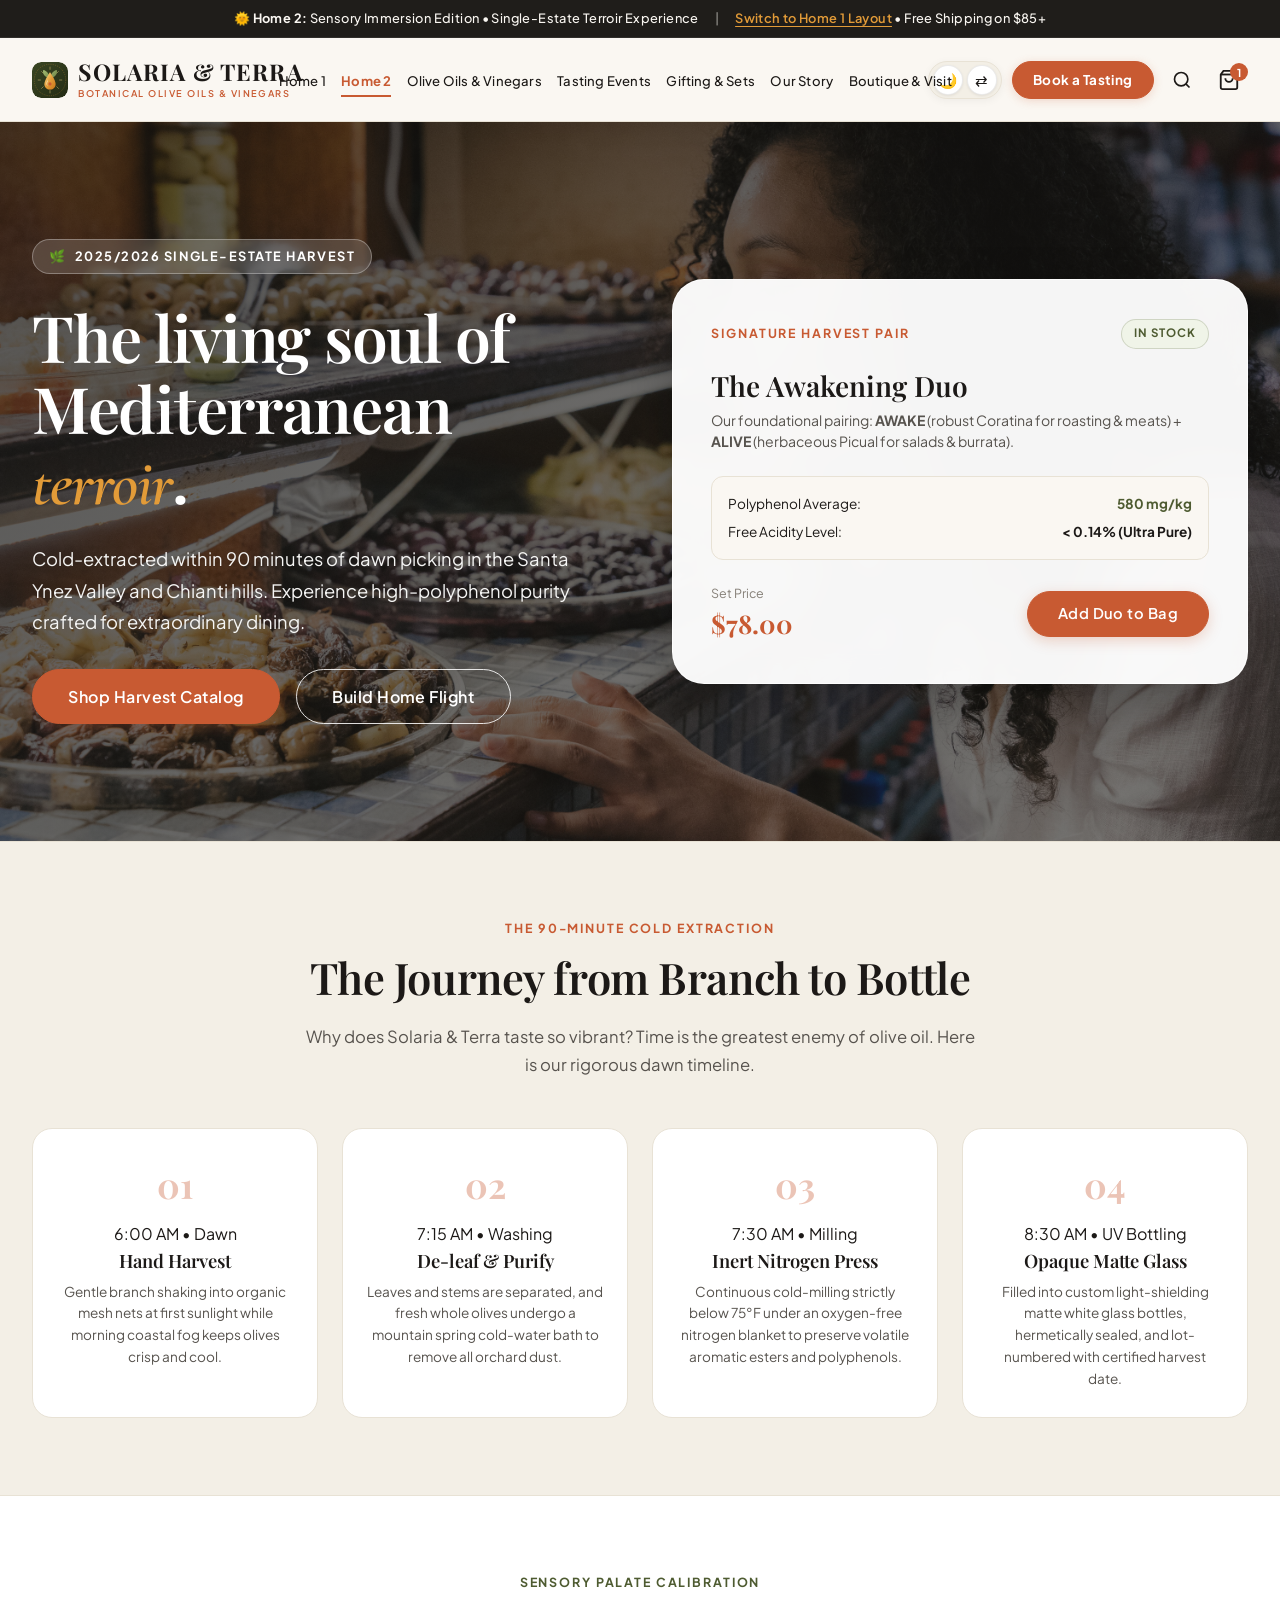
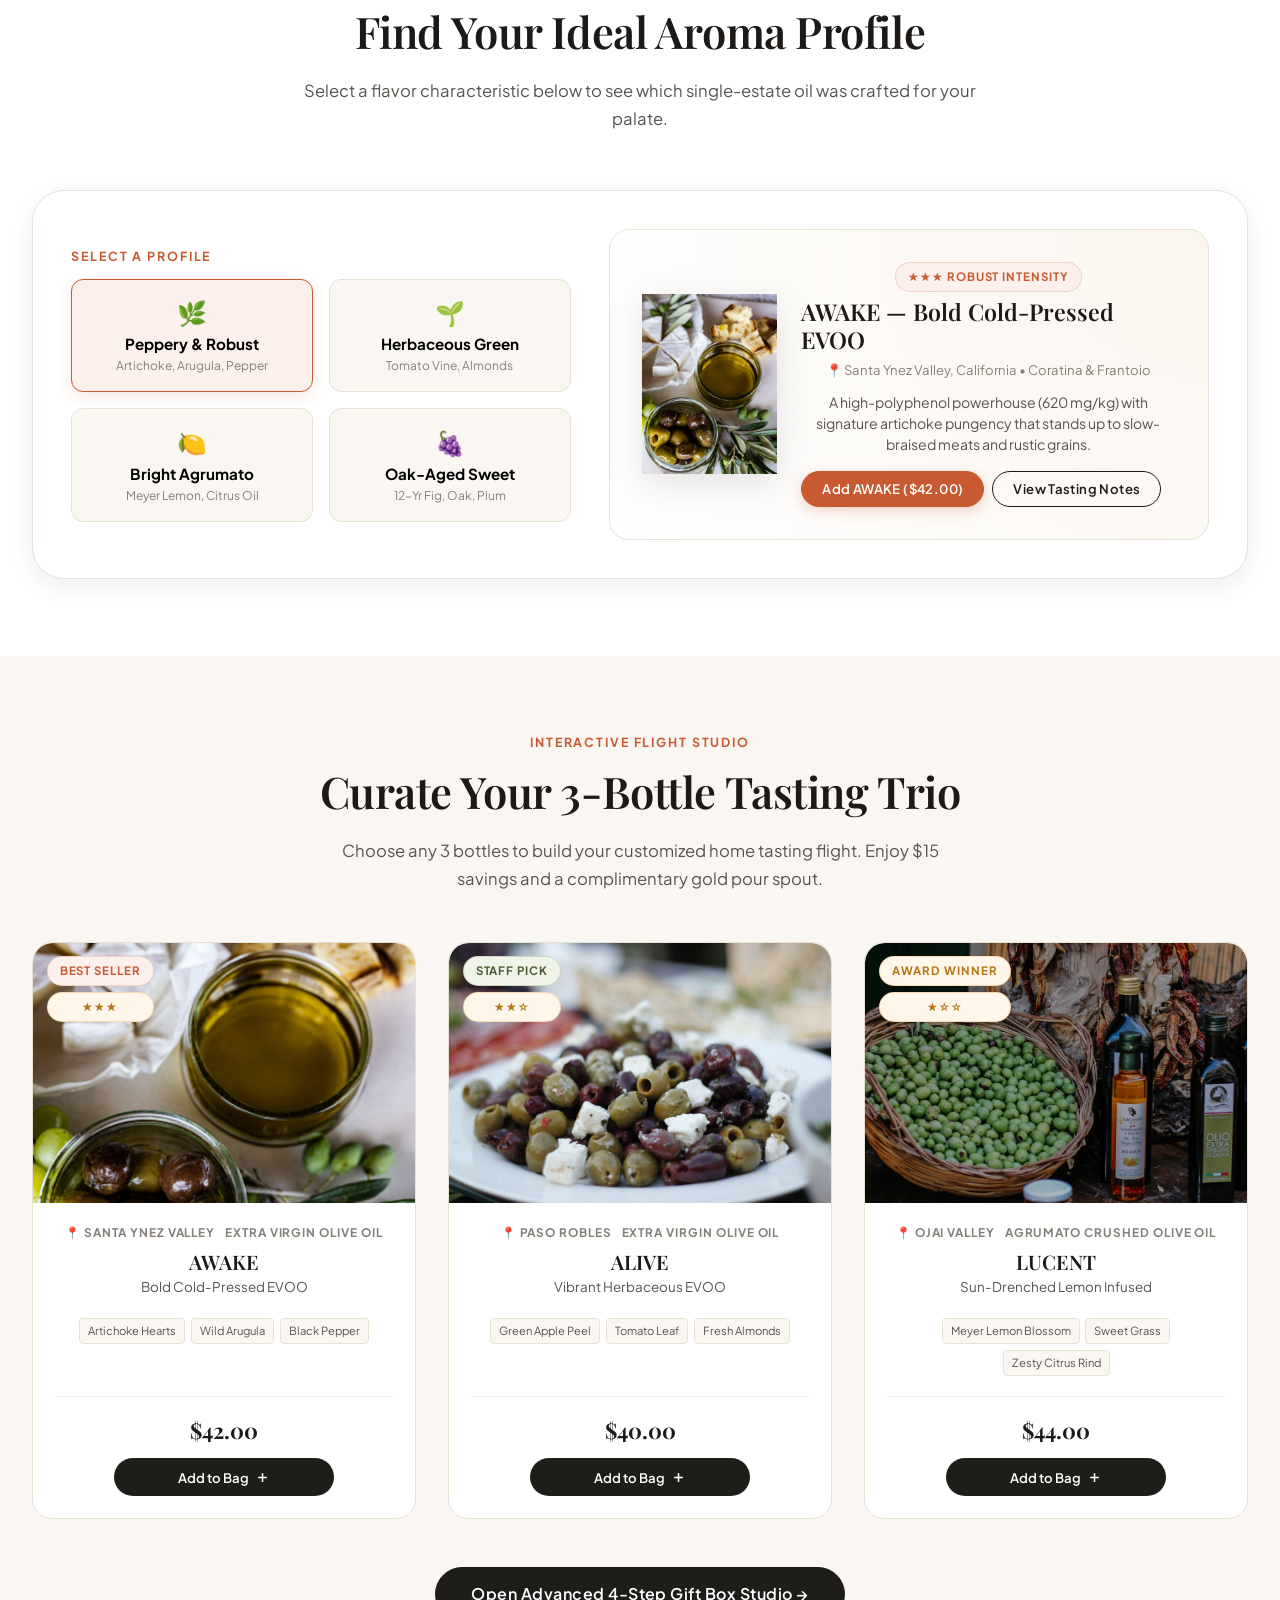
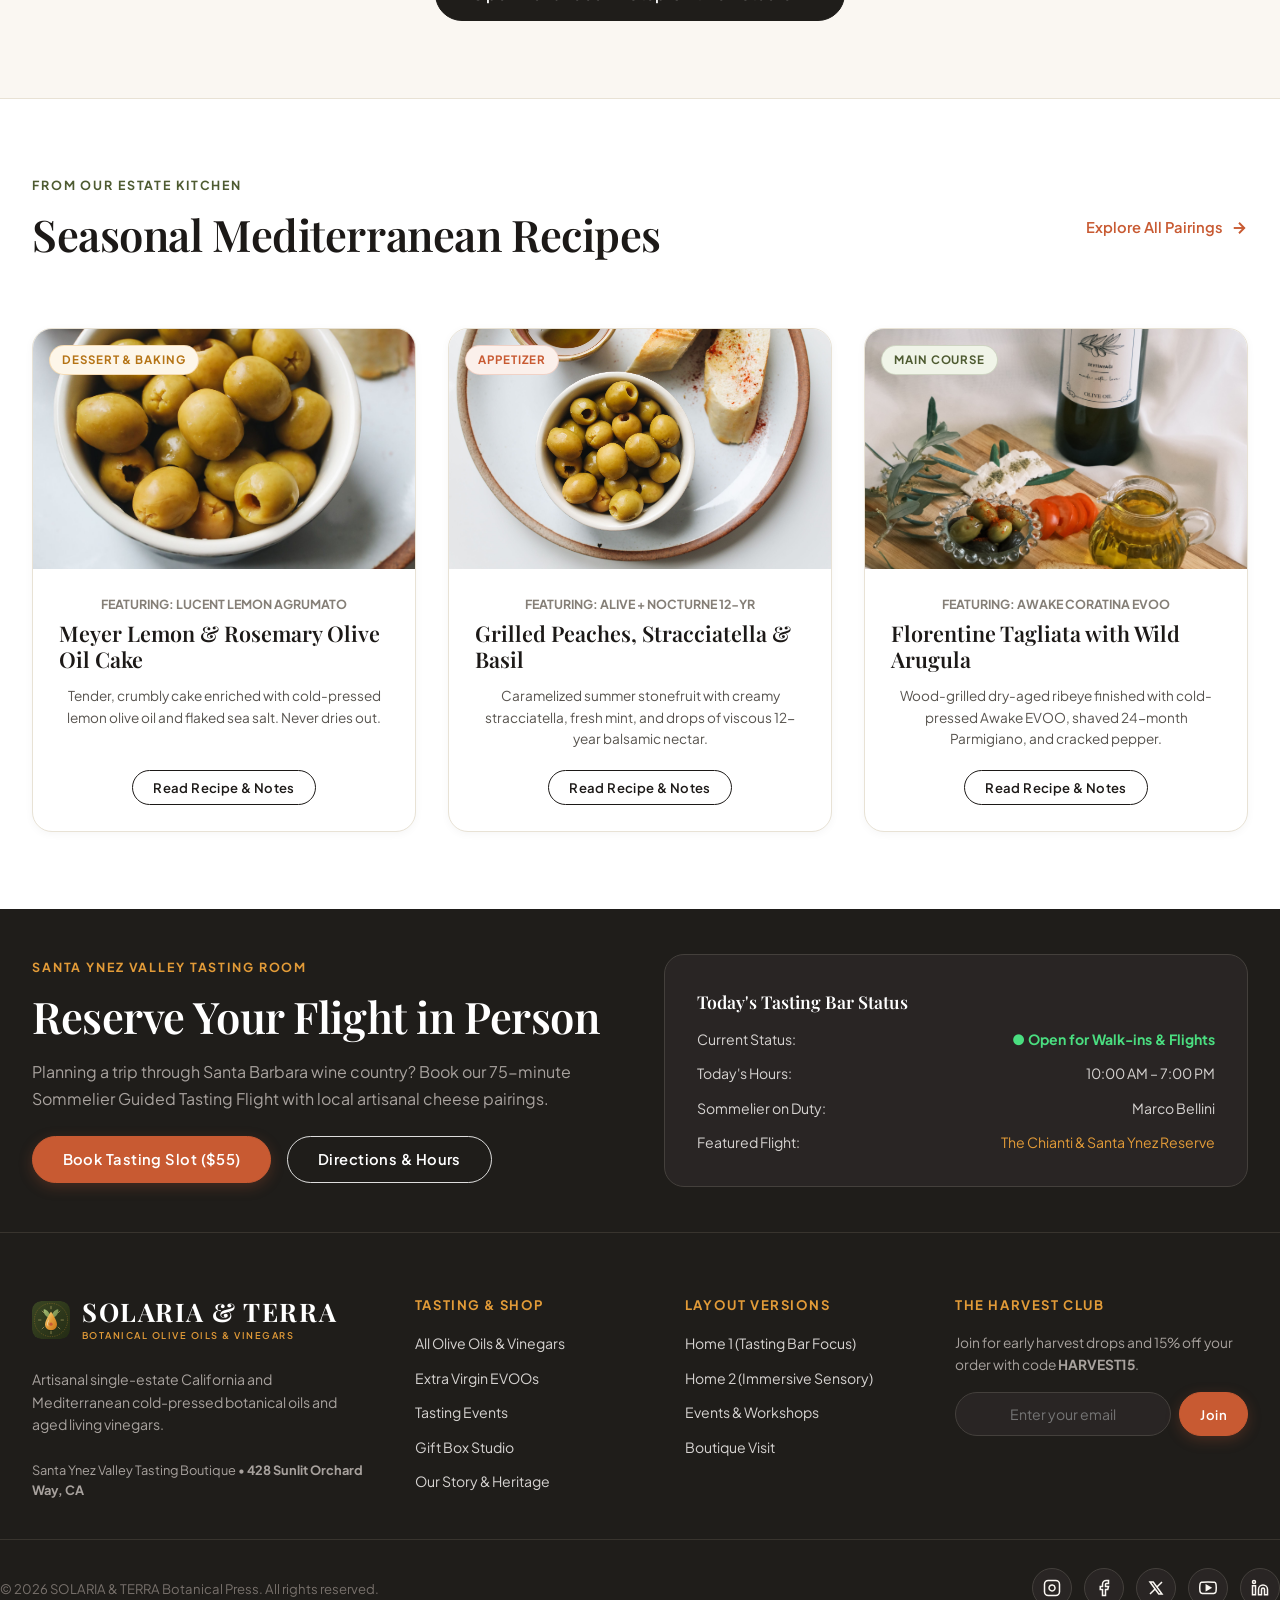
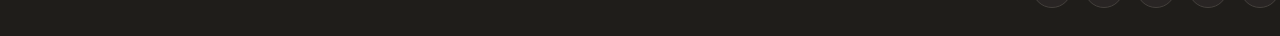
<file: home-2.html>
<!DOCTYPE html>
<html lang="en">
<head>
  <meta charset="UTF-8">
  <meta name="viewport" content="width=device-width, initial-scale=1.0">
  <title>SOLARIA & TERRA | Home 2 — The Sensory Harvest Experience</title>
  <meta name="description" content="An immersive Mediterranean olive oil and balsamic tasting journey. Explore our interactive harvest timeline, sommelier aroma wheel, and estate flight builder.">
  <link rel="icon" type="image/svg+xml" href="favicon.svg">
  <link rel="apple-touch-icon" href="favicon.svg">
  <link rel="stylesheet" href="styles/main.css">
  <style>
    /* Home 2 Specific Editorial Styling */
    .hero-immersive {
      position: relative;
      min-height: 80vh;
      display: flex;
      align-items: center;
      background: linear-gradient(135deg, rgba(21, 20, 18, 0.72) 0%, rgba(31, 29, 26, 0.55) 100%), url('image/oi (3).jpg') center/cover no-repeat;
      color: #FFFFFF;
      padding: clamp(3.5rem, 6vw, 6rem) 0;
      width: 100%;
    }

    .hero-immersive-badge {
      display: inline-flex;
      align-items: center;
      gap: 0.5rem;
      background: rgba(255, 255, 255, 0.15);
      backdrop-filter: blur(10px);
      border: 1px solid rgba(255, 255, 255, 0.3);
      color: #FFFFFF;
      padding: 0.4rem 1rem;
      border-radius: var(--radius-pill);
      font-size: 0.8rem;
      font-weight: 700;
      letter-spacing: 0.12em;
      text-transform: uppercase;
      margin-bottom: 1.5rem;
    }

    .hero-immersive-title {
      font-size: clamp(2.2rem, 5vw, 4.2rem);
      line-height: 1.1;
      color: #FFFFFF;
      margin-bottom: 1.5rem;
      font-weight: 600;
    }

    .hero-immersive-title em {
      font-family: var(--font-display);
      font-style: italic;
      color: var(--color-sun-amber);
    }

    .hero-floating-glass-card {
      background: rgba(255, 255, 255, 0.96);
      backdrop-filter: blur(16px);
      border-radius: var(--radius-xl);
      padding: clamp(1.5rem, 3vw, 2.5rem);
      border: 1px solid rgba(255, 255, 255, 0.8);
      box-shadow: 0 20px 50px rgba(0, 0, 0, 0.25);
      color: var(--color-text-primary);
      width: 100%;
    }

    .home-switcher-badge {
      display: inline-flex;
      align-items: center;
      gap: 0.35rem;
      background-color: var(--color-terracotta-light);
      color: var(--color-terracotta);
      font-size: 0.72rem;
      font-weight: 700;
      padding: 0.2rem 0.55rem;
      border-radius: var(--radius-pill);
      border: 1px solid rgba(200, 90, 50, 0.2);
    }
  </style>
</head>
<body>

  <!-- Announcement Top Bar -->
  <div class="announcement-bar">
    <span>🌞 <strong>Home 2:</strong> Sensory Immersion Edition • Single-Estate Terroir Experience</span>
    <span style="opacity: 0.5;">|</span>
    <span><a href="index.html">Switch to Home 1 Layout</a> • Free Shipping on $85+</span>
  </div>

  <!-- Header Navigation -->
  <header class="site-header">
    <div class="container header-container">
      <a href="index.html" class="site-logo" aria-label="SOLARIA & TERRA Homepage">
        <img src="favicon.svg" alt="SOLARIA & TERRA Botanical Mark" class="brand-mark" width="36" height="36">
        <div class="site-logo-text">
          <span class="brand-name">SOLARIA &amp; TERRA</span>
          <span class="brand-tagline">Botanical Olive Oils &amp; Vinegars</span>
        </div>
      </a>

      <nav class="nav-links" aria-label="Main Navigation">
        <a href="index.html" class="nav-link">Home 1</a>
        <a href="home-2.html" class="nav-link active">Home 2</a>
        <a href="products.html" class="nav-link">Olive Oils &amp; Vinegars</a>
        <a href="events.html" class="nav-link">Tasting Events</a>
        <a href="gifting.html" class="nav-link">Gifting &amp; Sets</a>
        <a href="about.html" class="nav-link">Our Story</a>
        <a href="contact.html" class="nav-link">Boutique &amp; Visit</a>
      </nav>

      <div class="header-actions">
        <!-- Theme & RTL Pill Widget (Navbar Controls) -->
        <div class="navbar-util-pill" aria-label="Theme and Language Controls">
          <button class="navbar-util-btn theme-toggle-trigger" onclick="App.toggleTheme()" title="Toggle Dark/Light Theme" aria-label="Toggle Theme">
            🌙
          </button>
          <button class="navbar-util-btn rtl-toggle-trigger" onclick="App.toggleRTL()" title="Toggle Right-to-Left (RTL) Layout" aria-label="Toggle RTL Mode">
            ⇄
          </button>
        </div>

        <a href="events.html" class="header-cta-btn" id="headerCtaBtn" aria-label="Book a Guided Tasting">Book a Tasting</a>

        <a href="products.html" class="action-btn" aria-label="Search Catalog" title="Search Collection">
          <svg width="20" height="20" viewBox="0 0 24 24" fill="none" stroke="currentColor" stroke-width="2"><circle cx="11" cy="11" r="8"></circle><line x1="21" y1="21" x2="16.65" y2="16.65"></line></svg>
        </a>
        <button class="action-btn trigger-cart-drawer" aria-label="Open Tasting Bag" title="Tasting Bag">
          <svg width="22" height="22" viewBox="0 0 24 24" fill="none" stroke="currentColor" stroke-width="2"><path d="M6 2L3 6v14a2 2 0 0 0 2 2h14a2 2 0 0 0 2-2V6l-3-4z"></path><line x1="3" y1="6" x2="21" y2="6"></line><path d="M16 10a4 4 0 0 1-8 0"></path></svg>
          <span class="cart-count-badge">1</span>
        </button>
        <button class="mobile-menu-toggle" id="mobileMenuToggle" aria-label="Toggle Mobile Navigation">
          <span></span><span></span><span></span>
        </button>
      </div>
    </div>
  </header>

  <main id="main-content">
    
    <!-- Hero 2: Immersive Full-Bleed Sensory Experience -->
    <section class="hero-immersive">
      <div class="container">
        <div class="grid grid-2" style="align-items: center; gap: 4rem;">
          
          <div class="hero-immersive-content">
            <div class="hero-immersive-badge">
              <span>🌿</span> 2025/2026 Single-Estate Harvest
            </div>
            <h1 class="hero-immersive-title">
              The living soul of Mediterranean <em>terroir</em>.
            </h1>
            <p style="color: #F5F5F4; margin: 0 0 2rem 0; font-size: 1.15rem; line-height: 1.7; text-align: left; max-width: 580px;">
              Cold-extracted within 90 minutes of dawn picking in the Santa Ynez Valley and Chianti hills. Experience high-polyphenol purity crafted for extraordinary dining.
            </p>
            <div class="flex gap-4 flex-wrap" style="justify-content: flex-start; align-items: center; width: 100%;">
              <a href="products.html" class="btn btn-primary btn-lg" style="margin: 0;">Shop Harvest Catalog</a>
              <a href="#quickFlightBuilder" class="btn btn-outline-white btn-lg" style="margin: 0;">Build Home Flight</a>
            </div>
          </div>

          <!-- Floating Glass Tasting Flight Card -->
          <div>
            <div class="hero-floating-glass-card">
              <div class="flex justify-between items-center" style="margin-bottom: 1.25rem;">
                <span class="eyebrow eyebrow-terracotta" style="margin-bottom: 0;">SIGNATURE HARVEST PAIR</span>
                <span class="badge badge-olive">In Stock</span>
              </div>
              
              <h3 style="font-size: 1.75rem; margin-bottom: 0.5rem;">The Awakening Duo</h3>
              <p style="font-size: 0.88rem; color: var(--color-text-secondary); line-height: 1.5; margin-bottom: 1.5rem;">
                Our foundational pairing: <strong>AWAKE</strong> (robust Coratina for roasting &amp; meats) + <strong>ALIVE</strong> (herbaceous Picual for salads &amp; burrata).
              </p>

              <div style="background-color: var(--color-canvas); padding: 1rem; border-radius: var(--radius-md); border: 1px solid var(--color-border); margin-bottom: 1.5rem;">
                <div class="flex justify-between items-center" style="font-size: 0.85rem; margin-bottom: 0.35rem;">
                  <span>Polyphenol Average:</span>
                  <strong style="color: var(--color-olive-grove);">580 mg/kg</strong>
                </div>
                <div class="flex justify-between items-center" style="font-size: 0.85rem;">
                  <span>Free Acidity Level:</span>
                  <strong>&lt; 0.14% (Ultra Pure)</strong>
                </div>
              </div>

              <div class="flex justify-between items-center">
                <div>
                  <span style="font-size: 0.78rem; color: var(--color-text-muted); display: block;">Set Price</span>
                  <span style="font-family: var(--font-serif); font-size: 1.6rem; font-weight: 700; color: var(--color-terracotta);">$78.00</span>
                </div>
                <button class="btn btn-primary" onclick="App.addToCart('set-duo-tasting')">
                  Add Duo to Bag
                </button>
              </div>
            </div>
          </div>

        </div>
      </div>
    </section>

    <!-- Terroir Journey: 90-Minute Harvest-to-Mill Timeline -->
    <section class="section-py" style="background-color: var(--color-canvas-subtle); border-bottom: 1px solid var(--color-border);">
      <div class="container">
        <div class="text-center" style="max-width: 700px; margin: 0 auto 3rem;">
          <span class="eyebrow eyebrow-terracotta">THE 90-MINUTE COLD EXTRACTION</span>
          <h2>The Journey from Branch to Bottle</h2>
          <p class="lead-p">
            Why does Solaria &amp; Terra taste so vibrant? Time is the greatest enemy of olive oil. Here is our rigorous dawn timeline.
          </p>
        </div>

        <div class="timeline-track">
          <!-- Step 1 -->
          <div class="timeline-step-card">
            <span class="timeline-step-num">01</span>
            <span class="timeline-time-badge">6:00 AM • Dawn</span>
            <h4 style="font-size: 1.15rem; margin-bottom: 0.5rem;">Hand Harvest</h4>
            <p style="font-size: 0.85rem; color: var(--color-text-secondary); line-height: 1.6;">
              Gentle branch shaking into organic mesh nets at first sunlight while morning coastal fog keeps olives crisp and cool.
            </p>
          </div>

          <!-- Step 2 -->
          <div class="timeline-step-card">
            <span class="timeline-step-num">02</span>
            <span class="timeline-time-badge">7:15 AM • Washing</span>
            <h4 style="font-size: 1.15rem; margin-bottom: 0.5rem;">De-leaf &amp; Purify</h4>
            <p style="font-size: 0.85rem; color: var(--color-text-secondary); line-height: 1.6;">
              Leaves and stems are separated, and fresh whole olives undergo a mountain spring cold-water bath to remove all orchard dust.
            </p>
          </div>

          <!-- Step 3 -->
          <div class="timeline-step-card">
            <span class="timeline-step-num">03</span>
            <span class="timeline-time-badge">7:30 AM • Milling</span>
            <h4 style="font-size: 1.15rem; margin-bottom: 0.5rem;">Inert Nitrogen Press</h4>
            <p style="font-size: 0.85rem; color: var(--color-text-secondary); line-height: 1.6;">
              Continuous cold-milling strictly below 75°F under an oxygen-free nitrogen blanket to preserve volatile aromatic esters and polyphenols.
            </p>
          </div>

          <!-- Step 4 -->
          <div class="timeline-step-card">
            <span class="timeline-step-num">04</span>
            <span class="timeline-time-badge">8:30 AM • UV Bottling</span>
            <h4 style="font-size: 1.15rem; margin-bottom: 0.5rem;">Opaque Matte Glass</h4>
            <p style="font-size: 0.85rem; color: var(--color-text-secondary); line-height: 1.6;">
              Filled into custom light-shielding matte white glass bottles, hermetically sealed, and lot-numbered with certified harvest date.
            </p>
          </div>
        </div>
      </div>
    </section>

    <!-- Interactive Sommelier Aroma & Terroir Wheel -->
    <section class="section-py sensory-calibration-section">
      <div class="container">
        <div class="text-center" style="max-width: 680px; margin: 0 auto 3.5rem;">
          <span class="eyebrow eyebrow-olive">SENSORY PALATE CALIBRATION</span>
          <h2>Find Your Ideal Aroma Profile</h2>
          <p class="lead-p">
            Select a flavor characteristic below to see which single-estate oil was crafted for your palate.
          </p>
        </div>

        <div class="aroma-wheel-selector">
          <div>
            <span class="eyebrow eyebrow-terracotta" style="margin-bottom: 0.75rem;">SELECT A PROFILE</span>
            <div class="aroma-btn-grid">
              <button class="aroma-btn active" onclick="switchAromaProfile('robust')">
                <span style="font-size: 1.5rem; display: block; margin-bottom: 0.35rem;">🌿</span>
                <strong style="font-size: 0.95rem; display: block;">Peppery &amp; Robust</strong>
                <span style="font-size: 0.75rem; color: var(--color-text-muted);">Artichoke, Arugula, Pepper</span>
              </button>

              <button class="aroma-btn" onclick="switchAromaProfile('grassy')">
                <span style="font-size: 1.5rem; display: block; margin-bottom: 0.35rem;">🌱</span>
                <strong style="font-size: 0.95rem; display: block;">Herbaceous Green</strong>
                <span style="font-size: 0.75rem; color: var(--color-text-muted);">Tomato Vine, Almonds</span>
              </button>

              <button class="aroma-btn" onclick="switchAromaProfile('citrus')">
                <span style="font-size: 1.5rem; display: block; margin-bottom: 0.35rem;">🍋</span>
                <strong style="font-size: 0.95rem; display: block;">Bright Agrumato</strong>
                <span style="font-size: 0.75rem; color: var(--color-text-muted);">Meyer Lemon, Citrus Oil</span>
              </button>

              <button class="aroma-btn" onclick="switchAromaProfile('balsamic')">
                <span style="font-size: 1.5rem; display: block; margin-bottom: 0.35rem;">🍇</span>
                <strong style="font-size: 0.95rem; display: block;">Oak-Aged Sweet</strong>
                <span style="font-size: 0.75rem; color: var(--color-text-muted);">12-Yr Fig, Oak, Plum</span>
              </button>
            </div>
          </div>

          <!-- Dynamic Output Card -->
          <div id="aromaMatchCard" class="aroma-match-card">
            <div class="aroma-match-inner">
              <img id="aromaImg" src="image/oi (1).jpg" alt="Matched bottle" style="height: 180px; object-fit: contain; filter: drop-shadow(0 10px 18px rgba(0,0,0,0.1));">
              <div>
                <span class="badge badge-terracotta" id="aromaBadge">★★★ Robust Intensity</span>
                <h3 id="aromaTitle" style="font-size: 1.45rem; margin: 0.35rem 0;">AWAKE — Bold Cold-Pressed EVOO</h3>
                <p id="aromaOrigin" style="font-size: 0.82rem; color: var(--color-text-muted); margin-bottom: 0.75rem;">📍 Santa Ynez Valley, California • Coratina &amp; Frantoio</p>
                <p id="aromaDescription" style="font-size: 0.88rem; color: var(--color-text-secondary); line-height: 1.5; margin-bottom: 1rem;">
                  A high-polyphenol powerhouse (620 mg/kg) with signature artichoke pungency that stands up to slow-braised meats and rustic grains.
                </p>
                <div class="flex gap-2">
                  <button id="aromaAddBtn" class="btn btn-primary btn-sm" onclick="App.addToCart('oil-awake')">
                    Add AWAKE ($42.00)
                  </button>
                  <button class="btn btn-outline btn-sm" onclick="App.openQuickView('oil-awake')">
                    View Tasting Notes
                  </button>
                </div>
              </div>
            </div>
          </div>
        </div>
      </div>
    </section>

    <!-- Interactive Home Quick Tasting Flight Builder -->
    <section class="section-py" id="quickFlightBuilder" style="background-color: var(--color-canvas);">
      <div class="container">
        <div class="text-center" style="max-width: 650px; margin: 0 auto 3rem;">
          <span class="eyebrow eyebrow-terracotta">INTERACTIVE FLIGHT STUDIO</span>
          <h2>Curate Your 3-Bottle Tasting Trio</h2>
          <p class="lead-p">
            Choose any 3 bottles to build your customized home tasting flight. Enjoy $15 savings and a complimentary gold pour spout.
          </p>
        </div>

        <div class="grid grid-3" id="home2FlightCatalog">
          <!-- Populated with 3 signature bottles -->
        </div>

        <div class="text-center" style="margin-top: 3rem;">
          <a href="gifting.html" class="btn btn-dark btn-lg">
            Open Advanced 4-Step Gift Box Studio &rarr;
          </a>
        </div>
      </div>
    </section>

    <!-- Mediterranean Culinary Journal & Recipes -->
    <section class="section-py estate-kitchen-section" style="border-top: 1px solid var(--color-border);">
      <div class="container">
        <div class="flex justify-between items-center" style="margin-bottom: 3rem; flex-wrap: wrap; gap: 1rem;">
          <div>
            <span class="eyebrow eyebrow-olive">FROM OUR ESTATE KITCHEN</span>
            <h2>Seasonal Mediterranean Recipes</h2>
          </div>
          <a href="products.html" class="link-arrow font-sans">
            <span>Explore All Pairings</span>
            <svg width="18" height="18" viewBox="0 0 24 24" fill="none" stroke="currentColor" stroke-width="2.5"><line x1="5" y1="12" x2="19" y2="12"></line><polyline points="12 5 19 12 12 19"></polyline></svg>
          </a>
        </div>

        <div class="grid grid-3">
          
          <!-- Recipe 1 -->
          <article class="recipe-journal-card">
            <div class="recipe-card-img">
              <img src="image/oi (7).jpg" alt="Citrus Olive Oil Cake">
              <span class="badge badge-amber" style="position: absolute; top: 1rem; left: 1rem;">Dessert &amp; Baking</span>
            </div>
            <div class="recipe-card-body">
              <span style="font-size: 0.78rem; font-weight: 700; text-transform: uppercase; color: var(--color-text-muted);">Featuring: LUCENT Lemon Agrumato</span>
              <h3 style="font-size: 1.35rem; margin: 0.4rem 0 0.75rem;">Meyer Lemon &amp; Rosemary Olive Oil Cake</h3>
              <p style="font-size: 0.85rem; color: var(--color-text-secondary); line-height: 1.6; margin-bottom: 1.25rem;">
                Tender, crumbly cake enriched with cold-pressed lemon olive oil and flaked sea salt. Never dries out.
              </p>
              <div style="margin-top: auto;">
                <button class="btn btn-outline btn-sm" onclick="App.showToast('Recipe card saved! Use LUCENT Agrumato for best crumb.', 'info')">
                  Read Recipe &amp; Notes
                </button>
              </div>
            </div>
          </article>

          <!-- Recipe 2 -->
          <article class="recipe-journal-card">
            <div class="recipe-card-img">
              <img src="image/oi (8).jpg" alt="Heirloom Burrata and Peaches">
              <span class="badge badge-terracotta" style="position: absolute; top: 1rem; left: 1rem;">Appetizer</span>
            </div>
            <div class="recipe-card-body">
              <span style="font-size: 0.78rem; font-weight: 700; text-transform: uppercase; color: var(--color-text-muted);">Featuring: ALIVE + NOCTURNE 12-Yr</span>
              <h3 style="font-size: 1.35rem; margin: 0.4rem 0 0.75rem;">Grilled Peaches, Stracciatella &amp; Basil</h3>
              <p style="font-size: 0.85rem; color: var(--color-text-secondary); line-height: 1.6; margin-bottom: 1.25rem;">
                Caramelized summer stonefruit with creamy stracciatella, fresh mint, and drops of viscous 12-year balsamic nectar.
              </p>
              <div style="margin-top: auto;">
                <button class="btn btn-outline btn-sm" onclick="App.showToast('Recipe card saved! Pair with crusty grilled sourdough.', 'info')">
                  Read Recipe &amp; Notes
                </button>
              </div>
            </div>
          </article>

          <!-- Recipe 3 -->
          <article class="recipe-journal-card">
            <div class="recipe-card-img">
              <img src="image/oi (10).jpg" alt="Charred Ribeye with Arugula">
              <span class="badge badge-olive" style="position: absolute; top: 1rem; left: 1rem;">Main Course</span>
            </div>
            <div class="recipe-card-body">
              <span style="font-size: 0.78rem; font-weight: 700; text-transform: uppercase; color: var(--color-text-muted);">Featuring: AWAKE Coratina EVOO</span>
              <h3 style="font-size: 1.35rem; margin: 0.4rem 0 0.75rem;">Florentine Tagliata with Wild Arugula</h3>
              <p style="font-size: 0.85rem; color: var(--color-text-secondary); line-height: 1.6;">
                Wood-grilled dry-aged ribeye finished with cold-pressed Awake EVOO, shaved 24-month Parmigiano, and cracked pepper.
              </p>
              <div style="margin-top: auto;">
                <button class="btn btn-outline btn-sm" onclick="App.showToast('Recipe card saved! Generously drizzle AWAKE right before serving.', 'info')">
                  Read Recipe &amp; Notes
                </button>
              </div>
            </div>
          </article>

        </div>
      </div>
    </section>

    <!-- Tasting Room Appointment Widget -->
    <section class="section-py-sm" style="background-color: var(--color-canvas-dark); color: #FFFFFF;">
      <div class="container">
        <div class="grid grid-2" style="align-items: center; gap: 3rem;">
          <div>
            <span class="eyebrow eyebrow-amber">SANTA YNEZ VALLEY TASTING ROOM</span>
            <h2 style="color: #FFFFFF; margin: 0.5rem 0 1rem;">Reserve Your Flight in Person</h2>
            <p style="color: #A8A29E; line-height: 1.7; margin-bottom: 1.5rem;">
              Planning a trip through Santa Barbara wine country? Book our 75-minute Sommelier Guided Tasting Flight with local artisanal cheese pairings.
            </p>
            <div class="flex gap-4">
              <a href="events.html" class="btn btn-primary">Book Tasting Slot ($55)</a>
              <a href="contact.html" class="btn btn-outline-white">Directions &amp; Hours</a>
            </div>
          </div>

          <div class="tasting-status-card">
            <h4 style="color: #FFFFFF; font-size: 1.1rem; margin-bottom: 1rem;">Today's Tasting Bar Status</h4>
            <div style="display: flex; flex-direction: column; gap: 0.75rem; font-size: 0.88rem; color: #D6D3D1;">
              <div class="flex justify-between status-row">
                <span>Current Status:</span>
                <strong style="color: #4ADE80;">● Open for Walk-ins &amp; Flights</strong>
              </div>
              <div class="flex justify-between status-row">
                <span>Today's Hours:</span>
                <span>10:00 AM – 7:00 PM</span>
              </div>
              <div class="flex justify-between status-row">
                <span>Sommelier on Duty:</span>
                <span>Marco Bellini</span>
              </div>
              <div class="flex justify-between status-row">
                <span>Featured Flight:</span>
                <span style="color: var(--color-sun-amber);">The Chianti &amp; Santa Ynez Reserve</span>
              </div>
            </div>
          </div>
        </div>
      </div>
    </section>

  </main>

  <!-- Footer -->
  <footer class="site-footer">
    <div class="footer-top">
      <div class="container footer-grid">
        <div class="footer-brand">
          <a href="index.html" class="footer-logo-link">
            <img src="favicon.svg" alt="SOLARIA & TERRA Botanical Mark" class="brand-mark" width="40" height="40">
            <div class="site-logo-text">
              <span class="brand-name">SOLARIA &amp; TERRA</span>
              <span class="brand-tagline">Botanical Olive Oils &amp; Vinegars</span>
            </div>
          </a>
          <p>
            Artisanal single-estate California and Mediterranean cold-pressed botanical oils and aged living vinegars.
          </p>
          <div style="margin-top: 1.5rem; font-size: 0.8rem; color: #A8A29E;">
            Santa Ynez Valley Tasting Boutique • <strong>428 Sunlit Orchard Way, CA</strong>
          </div>
        </div>

        <div class="footer-col">
          <h5>Tasting &amp; Shop</h5>
          <div class="footer-links">
            <a href="products.html">All Olive Oils &amp; Vinegars</a>
            <a href="products.html">Extra Virgin EVOOs</a>
            <a href="events.html">Tasting Events</a>
            <a href="gifting.html">Gift Box Studio</a>
            <a href="about.html">Our Story &amp; Heritage</a>
          </div>
        </div>

        <div class="footer-col">
          <h5>Layout Versions</h5>
          <div class="footer-links">
            <a href="index.html">Home 1 (Tasting Bar Focus)</a>
            <a href="home-2.html">Home 2 (Immersive Sensory)</a>
            <a href="events.html">Events &amp; Workshops</a>
            <a href="contact.html">Boutique Visit</a>
          </div>
        </div>

        <div class="footer-col">
          <h5>The Harvest Club</h5>
          <p style="font-size: 0.86rem; color: #A8A29E; margin-bottom: 0.75rem;">
            Join for early harvest drops and 15% off your order with code <strong>HARVEST15</strong>.
          </p>
          <form class="newsletter-submit-form footer-newsletter-form">
            <input type="email" placeholder="Enter your email" required aria-label="Email Address">
            <button type="submit" class="btn btn-primary btn-sm">Join</button>
          </form>
        </div>
      </div>
    </div>

    <div class="container footer-bottom">
      <div>&copy; 2026 SOLARIA &amp; TERRA Botanical Press. All rights reserved.</div>
      <div class="social-links" aria-label="Social Media Links">
        <a href="https://instagram.com/solariaandterra" target="_blank" rel="noopener noreferrer" aria-label="Follow SOLARIA &amp; TERRA on Instagram" title="Instagram">
          <svg width="18" height="18" viewBox="0 0 24 24" fill="none" stroke="currentColor" stroke-width="2"><rect x="2" y="2" width="20" height="20" rx="5" ry="5"></rect><path d="M16 11.37A4 4 0 1 1 12.63 8 4 4 0 0 1 16 11.37z"></path><line x1="17.5" y1="6.5" x2="17.51" y2="6.5"></line></svg>
        </a>
        <a href="https://facebook.com/solariaandterra" target="_blank" rel="noopener noreferrer" aria-label="Follow SOLARIA &amp; TERRA on Facebook" title="Facebook">
          <svg width="18" height="18" viewBox="0 0 24 24" fill="none" stroke="currentColor" stroke-width="2"><path d="M18 2h-3a5 5 0 0 0-5 5v3H7v4h3v8h4v-8h3l1-4h-4V7a1 1 0 0 1 1-1h3z"></path></svg>
        </a>
        <a href="https://x.com/solaria_terra" target="_blank" rel="noopener noreferrer" aria-label="Follow SOLARIA &amp; TERRA on X (Twitter)" title="X (Twitter)">
          <svg width="18" height="18" viewBox="0 0 24 24" fill="none" stroke="currentColor" stroke-width="2"><path d="M4 4l11.733 16h4.267l-11.733 -16z"></path><path d="M4 20l6.768 -6.768m2.46 -2.46l6.772 -6.772"></path></svg>
        </a>
        <a href="https://youtube.com/@solariaterra" target="_blank" rel="noopener noreferrer" aria-label="Watch SOLARIA &amp; TERRA on YouTube" title="YouTube">
          <svg width="18" height="18" viewBox="0 0 24 24" fill="none" stroke="currentColor" stroke-width="2"><path d="M22.54 6.42a2.78 2.78 0 0 0-1.94-2C18.88 4 12 4 12 4s-6.88 0-8.6.46a2.78 2.78 0 0 0-1.94 2A29 29 0 0 0 1 11.75a29 29 0 0 0 .46 5.33A2.78 2.78 0 0 0 3.4 19c1.72.46 8.6.46 8.6.46s6.88 0 8.6-.46a2.78 2.78 0 0 0 1.94-2 29 29 0 0 0 .46-5.25 29 29 0 0 0-.46-5.33z"></path><polygon points="9.75 15.02 15.5 11.75 9.75 8.48 9.75 15.02" fill="currentColor"></polygon></svg>
        </a>
        <a href="https://linkedin.com/company/solariaterra" target="_blank" rel="noopener noreferrer" aria-label="Connect with SOLARIA &amp; TERRA on LinkedIn" title="LinkedIn">
          <svg width="18" height="18" viewBox="0 0 24 24" fill="none" stroke="currentColor" stroke-width="2"><path d="M16 8a6 6 0 0 1 6 6v7h-4v-7a2 2 0 0 0-2-2 2 2 0 0 0-2 2v7h-4v-7a6 6 0 0 1 6-6z"></path><rect x="2" y="9" width="4" height="12"></rect><circle cx="4" cy="4" r="2"></circle></svg>
        </a>
      </div>
    </div>
  </footer>

  <!-- Scripts -->
  <script src="js/data.js"></script>
  <script src="js/app.js"></script>
  <script>
    document.addEventListener('DOMContentLoaded', () => {
      // Render 3 products for quick flight catalog
      const flightGrid = document.getElementById('home2FlightCatalog');
      if (flightGrid && typeof SHOP_DATA !== 'undefined') {
        const selected = [SHOP_DATA.products[0], SHOP_DATA.products[1], SHOP_DATA.products[2]];
        flightGrid.innerHTML = selected.map(p => App.renderProductCard(p)).join('');
      }
    });

    const aromaData = {
      robust: {
        id: "oil-awake",
        title: "AWAKE — Bold Cold-Pressed EVOO",
        badge: "★★★ Robust Intensity",
        origin: "📍 Santa Ynez Valley, California • Coratina & Frantoio",
        desc: "A high-polyphenol powerhouse (620 mg/kg) with signature artichoke pungency that stands up to slow-braised meats and rustic grains.",
        img: "image/oi (1).jpg",
        price: 42.00
      },
      grassy: {
        id: "oil-alive",
        title: "ALIVE — Vibrant Herbaceous EVOO",
        badge: "★★☆ Medium Intensity",
        origin: "📍 Paso Robles, California • Arbequina & Picual",
        desc: "Crisp and green with aromas of green tomato leaf and raw almonds. Made for burrata, seasonal leafy greens, and delicate fish.",
        img: "image/oi (2).jpg",
        price: 40.00
      },
      citrus: {
        id: "oil-lucent",
        title: "LUCENT — Sun-Drenched Lemon Agrumato",
        badge: "★☆☆ Mild Intensity",
        origin: "📍 Ojai Valley, California • Mission Olives & Eureka Lemons",
        desc: "Whole organic lemons crushed simultaneously with early-picked olives in a traditional Mediterranean Agrumato press.",
        img: "image/oi (4).jpg",
        price: 44.00
      },
      balsamic: {
        id: "vin-balsamic-reserve",
        title: "NOCTURNE — 12-Year Oak-Aged Balsamic",
        badge: "★★★ Dense Reserve Glaze",
        origin: "📍 Modena, Italy • Trebbiano & Lambrusco Grape Must",
        desc: "Aged through 5 wood barrels (oak, chestnut, cherry, ash, mulberry) for rich notes of dried mission fig, dark plum, and cocoa.",
        img: "image/oi (14).jpg",
        price: 58.00
      }
    };

    function switchAromaProfile(key) {
      const data = aromaData[key];
      if (!data) return;

      document.querySelectorAll('.aroma-btn').forEach(btn => btn.classList.remove('active'));
      event.currentTarget.classList.add('active');

      document.getElementById('aromaImg').src = data.img;
      document.getElementById('aromaBadge').textContent = data.badge;
      document.getElementById('aromaTitle').textContent = data.title;
      document.getElementById('aromaOrigin').textContent = data.origin;
      document.getElementById('aromaDescription').textContent = data.desc;
      
      const addBtn = document.getElementById('aromaAddBtn');
      addBtn.textContent = `Add ${data.title.split('—')[0].trim()} ($${data.price.toFixed(2)})`;
      addBtn.setAttribute('onclick', `App.addToCart('${data.id}')`);
    }
  </script>
</body>
</html>
</file>
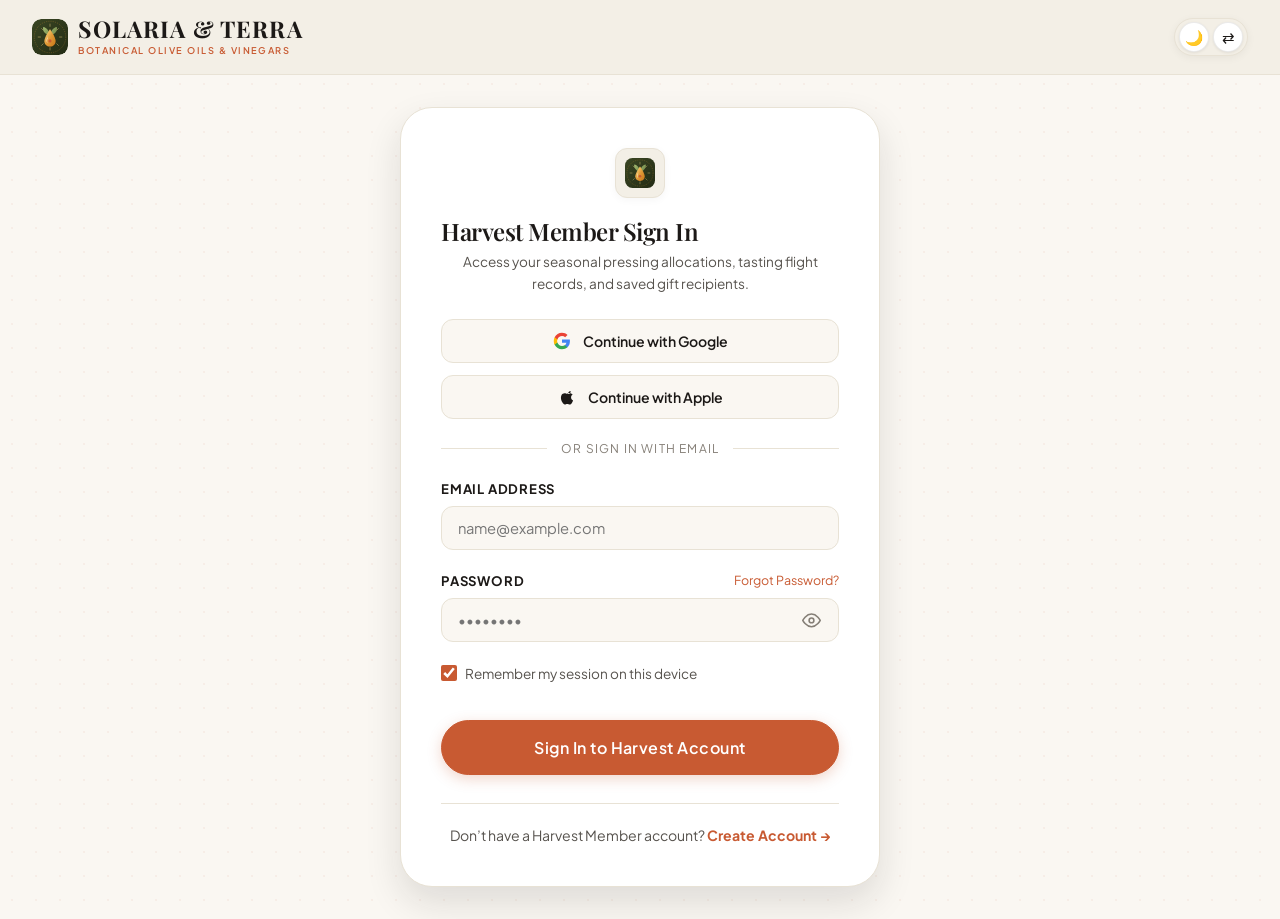
<file: login.html>
<!DOCTYPE html>
<html lang="en" dir="ltr" data-theme="light">
<head>
  <meta charset="UTF-8">
  <meta name="viewport" content="width=device-width, initial-scale=1.0">
  <title>Harvest Member Sign In | SOLARIA &amp; TERRA Botanical Press</title>
  <meta name="description" content="Sign in to your SOLARIA &amp; TERRA harvest member account for curated olive oil allocations and order tracking.">
  <link rel="icon" type="image/svg+xml" href="favicon.svg">
  <link rel="preconnect" href="https://fonts.googleapis.com">
  <link rel="preconnect" href="https://fonts.gstatic.com" crossorigin>
  <link href="https://fonts.googleapis.com/css2?family=Cinzel:wght@500;600;700;800&family=Plus+Jakarta+Sans:wght@400;500;600;700&display=swap" rel="stylesheet">
  <link rel="stylesheet" href="styles/main.css">
</head>
<body class="auth-page-body">

  <!-- Top Header with Navigation & Quick Controls -->
  <header class="auth-page-header">
    <a href="index.html" class="site-logo" aria-label="SOLARIA &amp; TERRA Homepage">
      <img src="favicon.svg" alt="SOLARIA &amp; TERRA Botanical Mark" class="brand-mark" width="36" height="36">
      <div class="site-logo-text">
        <span class="brand-name">SOLARIA &amp; TERRA</span>
        <span class="brand-tagline">Botanical Olive Oils &amp; Vinegars</span>
      </div>
    </a>

    <div class="flex items-center gap-3">
      <!-- Theme & RTL Controls -->
      <div class="navbar-util-pill" aria-label="Theme and Language Controls">
        <button class="navbar-util-btn theme-toggle-trigger" onclick="App.toggleTheme()" title="Toggle Dark/Light Theme" aria-label="Toggle Theme">
          🌙
        </button>
        <button class="navbar-util-btn rtl-toggle-trigger" onclick="App.toggleRTL()" title="Toggle Right-to-Left (RTL) Layout" aria-label="Toggle RTL Mode">
          ⇄
        </button>
      </div>
    </div>
  </header>

  <!-- Centered Login Card -->
  <main class="auth-page-container">
    <div class="auth-page-card">
      
      <!-- Emblem Centerpiece -->
      <div style="margin-bottom: 1.25rem; display: flex; justify-content: center;">
        <div style="width: 50px; height: 50px; border-radius: 12px; background-color: var(--color-canvas-subtle); border: 1px solid var(--color-border); display: flex; align-items: center; justify-content: center; box-shadow: var(--shadow-sm);">
          <img src="favicon.svg" alt="SOLARIA &amp; TERRA Botanical Mark" width="30" height="30">
        </div>
      </div>

      <h1 style="font-size: 1.5rem; margin-bottom: 0.35rem;">Harvest Member Sign In</h1>
      <p style="font-size: 0.85rem; color: var(--color-text-secondary); margin-bottom: 1.5rem;">
        Access your seasonal pressing allocations, tasting flight records, and saved gift recipients.
      </p>

      <!-- Social Logins -->
      <div class="social-auth-grid">
        <button type="button" class="social-auth-btn" onclick="App.showToast('Connecting with Google...', 'info')">
          <svg viewBox="0 0 24 24"><path fill="#4285F4" d="M22.56 12.25c0-.78-.07-1.53-.2-2.25H12v4.26h5.92c-.26 1.37-1.04 2.53-2.21 3.31v2.77h3.57c2.08-1.92 3.28-4.74 3.28-8.09z"/><path fill="#34A853" d="M12 23c2.97 0 5.46-.98 7.28-2.66l-3.57-2.77c-.98.66-2.23 1.06-3.71 1.06-2.86 0-5.29-1.93-6.16-4.53H2.18v2.84C3.99 20.53 7.7 23 12 23z"/><path fill="#FBBC05" d="M5.84 14.09c-.22-.66-.35-1.36-.35-2.09s.13-1.43.35-2.09V7.06H2.18C1.43 8.55 1 10.22 1 12s.43 3.45 1.18 4.94l2.85-2.22.81-.63z"/><path fill="#EA4335" d="M12 5.38c1.62 0 3.06.56 4.21 1.64l3.15-3.15C17.45 2.09 14.97 1 12 1 7.7 1 3.99 3.47 2.18 7.06l3.66 2.84c.87-2.6 3.3-4.52 6.16-4.52z"/></svg>
          <span>Continue with Google</span>
        </button>
        <button type="button" class="social-auth-btn" onclick="App.showToast('Connecting with Apple...', 'info')">
          <svg viewBox="0 0 24 24" fill="currentColor"><path d="M18.71 19.5c-.83 1.24-1.71 2.45-3.05 2.47-1.34.03-1.77-.79-3.29-.79-1.53 0-2 .77-3.27.82-1.31.05-2.3-1.32-3.14-2.53C4.25 17 2.94 12.45 4.7 9.39c.87-1.52 2.43-2.48 4.12-2.51 1.28-.02 2.5.87 3.29.87.78 0 2.26-1.07 3.81-.91.65.03 2.47.26 3.64 1.98-.09.06-2.17 1.28-2.15 3.81.03 3.02 2.65 4.03 2.68 4.04-.03.07-.42 1.44-1.38 2.83M15.97 6.84c.62-.75 1.04-1.8 0.92-2.84-.9.04-1.99.6-2.64 1.35-.57.65-1.07 1.72-.94 2.72 1.01.08 2.04-.48 2.66-1.23z"/></svg>
          <span>Continue with Apple</span>
        </button>
      </div>

      <div class="auth-divider">
        <span>or sign in with email</span>
      </div>

      <!-- Sign In Form -->
      <form id="standaloneLoginForm" onsubmit="event.preventDefault(); App.handleStandaloneAuth('login');" style="width: 100%; text-align: left;">
        <div class="form-group">
          <label class="form-label" for="loginEmail">Email Address</label>
          <input type="email" id="loginEmail" class="form-control" placeholder="name@example.com" required>
        </div>

        <div class="form-group">
          <div class="flex justify-between items-center" style="margin-bottom: 0.45rem;">
            <label class="form-label" for="loginPassword" style="margin-bottom: 0;">Password</label>
            <a href="#" onclick="event.preventDefault(); App.showToast('Password reset link sent to your email!', 'info');" style="font-size: 0.78rem; color: var(--color-terracotta); text-decoration: none;">Forgot Password?</a>
          </div>
          
          <div class="password-input-wrapper">
            <input type="password" id="loginPassword" class="form-control" placeholder="••••••••" required>
            <button type="button" class="password-toggle-btn" id="loginPasswordToggle" onclick="App.togglePasswordVisibility('loginPassword', 'loginPasswordToggle')" aria-label="Toggle password visibility">
              <svg width="19" height="19" viewBox="0 0 24 24" fill="none" stroke="currentColor" stroke-width="2"><path d="M1 12s4-8 11-8 11 8 11 8-4 8-11 8-11-8-11-8z"></path><circle cx="12" cy="12" r="3"></circle></svg>
            </button>
          </div>
        </div>

        <!-- Remember Me Checkbox -->
        <div class="form-group" style="margin-top: 0.75rem;">
          <label class="auth-checkbox-label">
            <input type="checkbox" id="rememberMeCheck" checked>
            <span>Remember my session on this device</span>
          </label>
        </div>

        <button type="submit" class="btn btn-primary btn-lg" style="width: 100%; margin-top: 0.75rem;">
          Sign In to Harvest Account
        </button>
      </form>

      <!-- Respected Link to Sign-Up Page -->
      <div class="auth-page-footer-note">
        Don’t have a Harvest Member account? <a href="signup.html">Create Account &rarr;</a>
      </div>

    </div>
  </main>

  <script src="js/data.js"></script>
  <script src="js/app.js"></script>
</body>
</html>
</file>
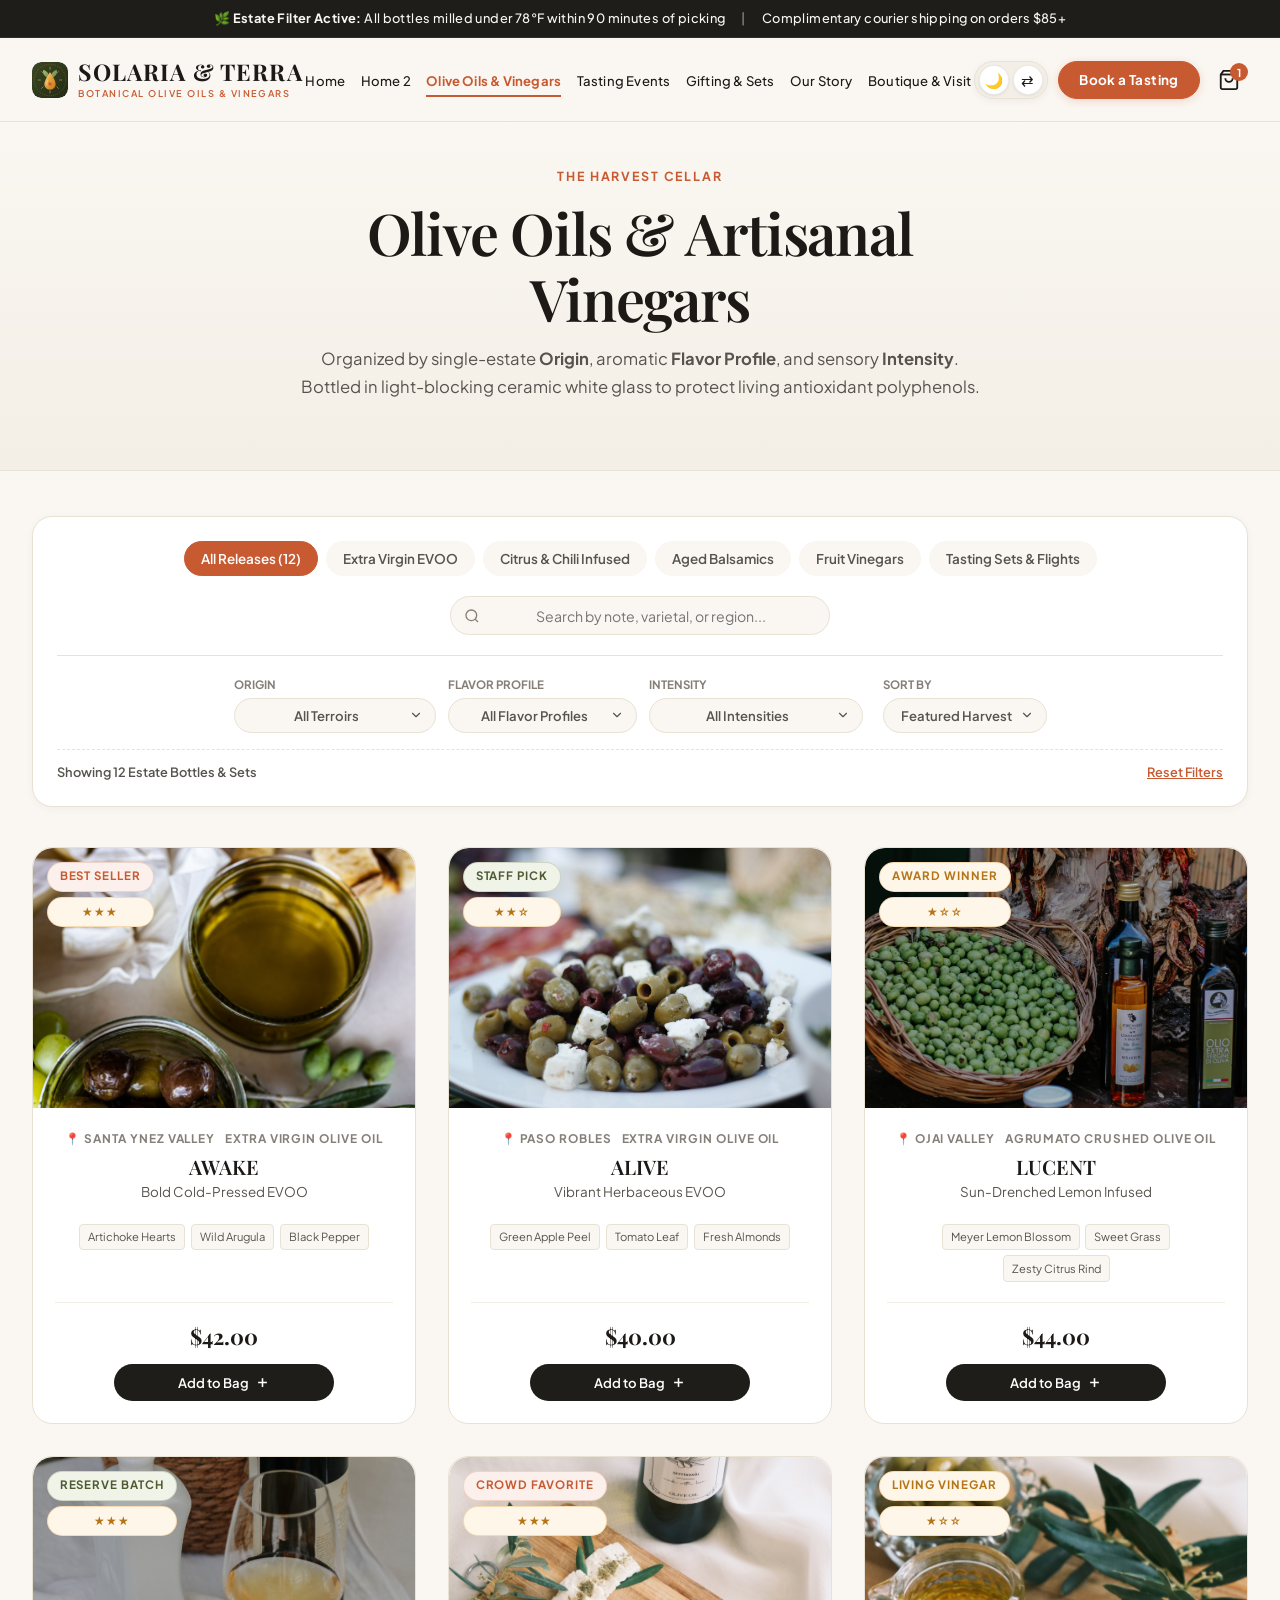
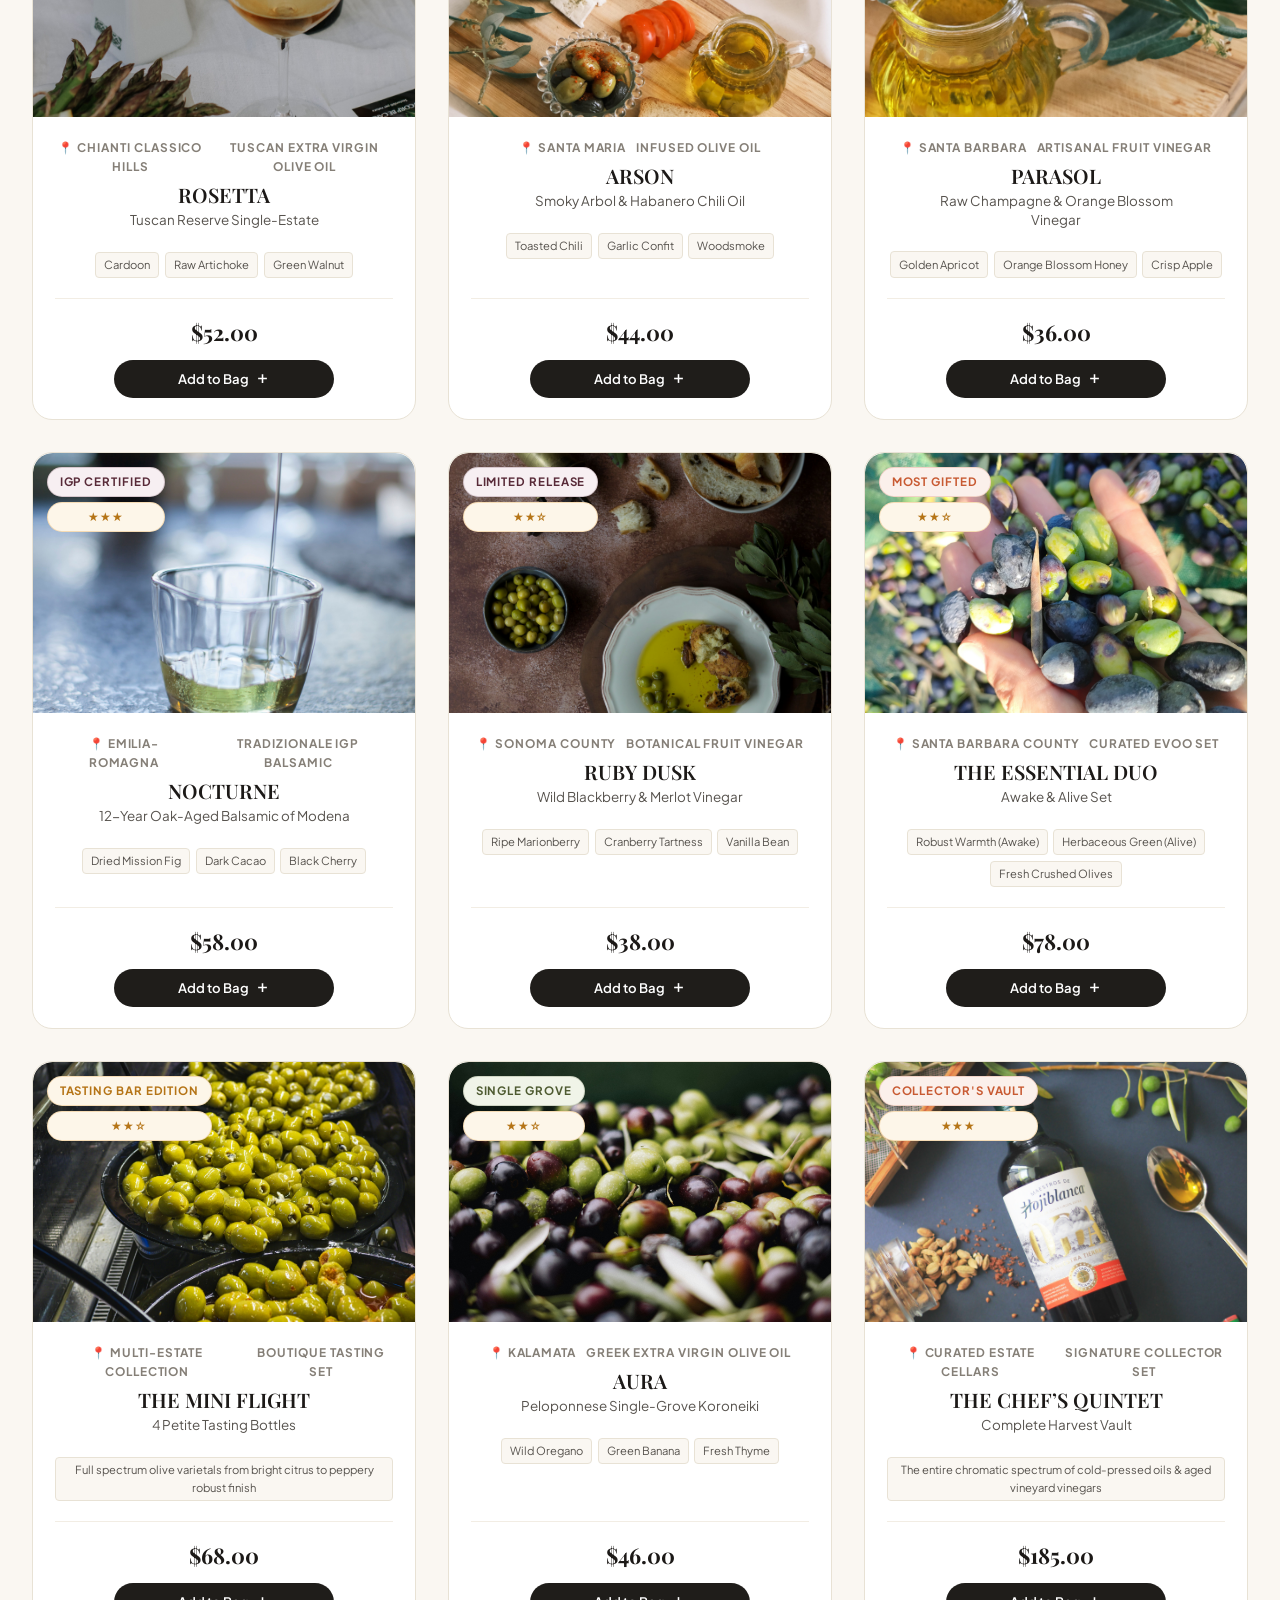
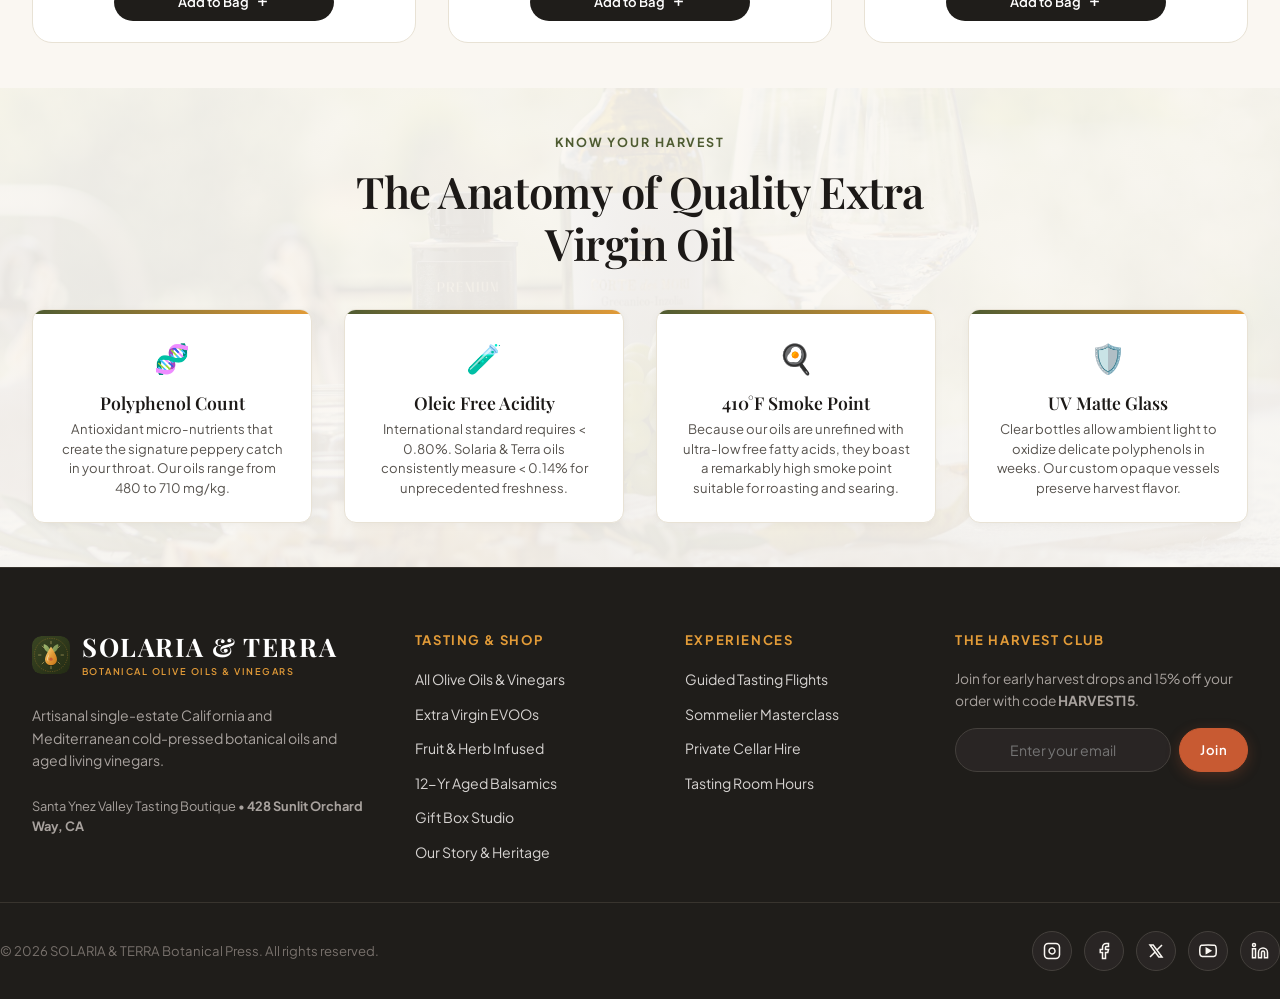
<file: products.html>
<!DOCTYPE html>
<html lang="en">
<head>
  <meta charset="UTF-8">
  <meta name="viewport" content="width=device-width, initial-scale=1.0">
  <title>Artisanal Olive Oils & Aged Vinegars Catalog | SOLARIA & TERRA</title>
  <meta name="description" content="Explore California and Mediterranean extra virgin olive oils and aged vinegars filtered by Origin, Flavor Profile, and Intensity. Single-estate harvest lots.">
  <link rel="icon" type="image/svg+xml" href="favicon.svg">
  <link rel="apple-touch-icon" href="favicon.svg">
  <link rel="stylesheet" href="styles/main.css">
</head>
<body>

  <!-- Announcement Top Bar -->
  <div class="announcement-bar">
    <span>🌿 <strong>Estate Filter Active:</strong> All bottles milled under 78°F within 90 minutes of picking</span>
    <span style="opacity: 0.5;">|</span>
    <span>Complimentary courier shipping on orders $85+</span>
  </div>

  <!-- Header Navigation -->
  <header class="site-header">
    <div class="container header-container">
      <a href="index.html" class="site-logo" aria-label="SOLARIA & TERRA Homepage">
        <img src="favicon.svg" alt="SOLARIA & TERRA Botanical Mark" class="brand-mark" width="36" height="36">
        <div class="site-logo-text">
          <span class="brand-name">SOLARIA &amp; TERRA</span>
          <span class="brand-tagline">Botanical Olive Oils &amp; Vinegars</span>
        </div>
      </a>

      <nav class="nav-links" aria-label="Main Navigation">
        <a href="index.html" class="nav-link">Home</a>
        <a href="home-2.html" class="nav-link">Home 2</a>
        <a href="products.html" class="nav-link active">Olive Oils &amp; Vinegars</a>
        <a href="events.html" class="nav-link">Tasting Events</a>
        <a href="gifting.html" class="nav-link">Gifting &amp; Sets</a>
        <a href="about.html" class="nav-link">Our Story</a>
        <a href="contact.html" class="nav-link">Boutique &amp; Visit</a>
      </nav>

      <div class="header-actions">
        <!-- Theme & RTL Pill Widget (Navbar Controls) -->
        <div class="navbar-util-pill" aria-label="Theme and Language Controls">
          <button class="navbar-util-btn theme-toggle-trigger" onclick="App.toggleTheme()" title="Toggle Dark/Light Theme" aria-label="Toggle Theme">
            🌙
          </button>
          <button class="navbar-util-btn rtl-toggle-trigger" onclick="App.toggleRTL()" title="Toggle Right-to-Left (RTL) Layout" aria-label="Toggle RTL Mode">
            ⇄
          </button>
        </div>

        <a href="events.html" class="header-cta-btn" id="headerCtaBtn" aria-label="Book a Guided Tasting">Book a Tasting</a>

        <button class="action-btn trigger-cart-drawer" aria-label="Open Tasting Bag">
          <svg width="22" height="22" viewBox="0 0 24 24" fill="none" stroke="currentColor" stroke-width="2"><path d="M6 2L3 6v14a2 2 0 0 0 2 2h14a2 2 0 0 0 2-2V6l-3-4z"></path><line x1="3" y1="6" x2="21" y2="6"></line><path d="M16 10a4 4 0 0 1-8 0"></path></svg>
          <span class="cart-count-badge">1</span>
        </button>
        <button class="mobile-menu-toggle" id="mobileMenuToggle" aria-label="Toggle Mobile Navigation">
          <span></span><span></span><span></span>
        </button>
      </div>
    </div>
  </header>

  <main id="main-content">
    
    <!-- Catalog Header Banner -->
    <section class="section-py-sm" style="background: linear-gradient(180deg, var(--color-canvas) 0%, var(--color-canvas-subtle) 100%); border-bottom: 1px solid var(--color-border);">
      <div class="container text-center" style="max-width: 780px;">
        <span class="eyebrow eyebrow-terracotta">THE HARVEST CELLAR</span>
        <h1 style="margin-bottom: 0.85rem;">Olive Oils &amp; Artisanal Vinegars</h1>
        <p class="lead-p">
          Organized by single-estate <strong>Origin</strong>, aromatic <strong>Flavor Profile</strong>, and sensory <strong>Intensity</strong>. Bottled in light-blocking ceramic white glass to protect living antioxidant polyphenols.
        </p>
      </div>
    </section>

    <!-- Catalog Main Area with Filter Bar -->
    <section class="section-py-sm">
      <div class="container">
        
        <!-- Filter Controls Container -->
        <div class="catalog-filter-bar">
          <!-- Primary Categories Row -->
          <div class="filter-row-primary">
            <div class="filter-categories">
              <button class="filter-cat-btn active" data-category="all">All Releases (12)</button>
              <button class="filter-cat-btn" data-category="olive-oil">Extra Virgin EVOO</button>
              <button class="filter-cat-btn" data-category="infused-oil">Citrus &amp; Chili Infused</button>
              <button class="filter-cat-btn" data-category="balsamic-vinegar">Aged Balsamics</button>
              <button class="filter-cat-btn" data-category="fruit-vinegar">Fruit Vinegars</button>
              <button class="filter-cat-btn" data-category="sets">Tasting Sets &amp; Flights</button>
            </div>

            <!-- Search input -->
            <div class="catalog-search-box">
              <svg width="16" height="16" viewBox="0 0 24 24" fill="none" stroke="currentColor" stroke-width="2"><circle cx="11" cy="11" r="8"></circle><line x1="21" y1="21" x2="16.65" y2="16.65"></line></svg>
              <input type="text" id="productSearchInput" placeholder="Search by note, varietal, or region...">
            </div>
          </div>

          <!-- Secondary Filters Row (Origin, Flavor, Intensity, Sort) -->
          <div class="filter-row-secondary">
            <div class="filter-dropdowns">
              <!-- Origin Filter -->
              <div>
                <label for="filterOrigin" style="font-size: 0.72rem; font-weight: 700; text-transform: uppercase; color: var(--color-text-muted); display: block; margin-bottom: 3px;">Origin</label>
                <select id="filterOrigin" class="filter-select">
                  <option value="all">All Terroirs</option>
                  <option value="California">California Central Coast</option>
                  <option value="Tuscany">Tuscany, Italy</option>
                  <option value="Modena">Modena, Italy</option>
                  <option value="Peloponnese">Peloponnese, Greece</option>
                </select>
              </div>

              <!-- Flavor Profile Filter -->
              <div>
                <label for="filterFlavor" style="font-size: 0.72rem; font-weight: 700; text-transform: uppercase; color: var(--color-text-muted); display: block; margin-bottom: 3px;">Flavor Profile</label>
                <select id="filterFlavor" class="filter-select">
                  <option value="all">All Flavor Profiles</option>
                  <option value="Fruity & Peppery">Fruity &amp; Peppery</option>
                  <option value="Grassy & Herbaceous">Grassy &amp; Herbaceous</option>
                  <option value="Citrus & Bright">Citrus &amp; Bright</option>
                  <option value="Sweet & Oak-Aged">Sweet &amp; Oak-Aged</option>
                  <option value="Spicy Chili & Garlic">Spicy Chili &amp; Garlic</option>
                </select>
              </div>

              <!-- Intensity Filter -->
              <div>
                <label for="filterIntensity" style="font-size: 0.72rem; font-weight: 700; text-transform: uppercase; color: var(--color-text-muted); display: block; margin-bottom: 3px;">Intensity</label>
                <select id="filterIntensity" class="filter-select">
                  <option value="all">All Intensities</option>
                  <option value="mild">★☆☆ Mild &amp; Delicate</option>
                  <option value="medium">★★☆ Medium &amp; Balanced</option>
                  <option value="robust">★★★ Robust &amp; Peppery</option>
                </select>
              </div>
            </div>

            <!-- Sort By -->
            <div style="display: flex; align-items: flex-end; gap: 1rem;">
              <div>
                <label for="sortProducts" style="font-size: 0.72rem; font-weight: 700; text-transform: uppercase; color: var(--color-text-muted); display: block; margin-bottom: 3px;">Sort By</label>
                <select id="sortProducts" class="filter-select">
                  <option value="featured">Featured Harvest</option>
                  <option value="price-low">Price: Low to High</option>
                  <option value="price-high">Price: High to Low</option>
                  <option value="rating">Sommelier Score</option>
                </select>
              </div>
            </div>
          </div>

          <!-- Active Results Count Bar -->
          <div class="flex justify-between items-center" style="margin-top: 1rem; padding-top: 0.75rem; border-top: 1px dashed var(--color-border); font-size: 0.8rem; color: var(--color-text-secondary);">
            <span id="catalogResultsCount" style="font-weight: 600;">Showing 12 Estate Bottles &amp; Sets</span>
            <button onclick="ProductsPage.resetAllFilters()" style="color: var(--color-terracotta); text-decoration: underline; font-weight: 600;">Reset Filters</button>
          </div>
        </div>

        <!-- Products Catalog Grid -->
        <div class="grid grid-3" id="productsCatalogGrid">
          <!-- Populated dynamically by js/products.js -->
        </div>

      </div>
    </section>

    <!-- Terroir & Varietals Educational Infographic Strip -->
    <section class="section-py-sm know-harvest-section">
      <div class="container">
        <div class="text-center" style="max-width: 650px; margin: 0 auto 2.5rem;">
          <span class="eyebrow eyebrow-olive">KNOW YOUR HARVEST</span>
          <h2>The Anatomy of Quality Extra Virgin Oil</h2>
        </div>

        <div class="grid grid-4">
          <div class="harvest-card text-center" style="align-items: center; text-align: center;">
            <div class="harvest-card-icon" style="font-size: 1.8rem; margin: 0 auto 0.5rem; text-align: center; display: flex; justify-content: center; align-items: center;">🧬</div>
            <h4 style="font-size: 1.1rem; margin-bottom: 0.35rem; text-align: center;">Polyphenol Count</h4>
            <p style="font-size: 0.82rem; color: var(--color-text-secondary); line-height: 1.5; text-align: center;">
              Antioxidant micro-nutrients that create the signature peppery catch in your throat. Our oils range from 480 to 710 mg/kg.
            </p>
          </div>

          <div class="harvest-card text-center" style="align-items: center; text-align: center;">
            <div class="harvest-card-icon" style="font-size: 1.8rem; margin: 0 auto 0.5rem; text-align: center; display: flex; justify-content: center; align-items: center;">🧪</div>
            <h4 style="font-size: 1.1rem; margin-bottom: 0.35rem; text-align: center;">Oleic Free Acidity</h4>
            <p style="font-size: 0.82rem; color: var(--color-text-secondary); line-height: 1.5; text-align: center;">
              International standard requires &lt; 0.80%. Solaria &amp; Terra oils consistently measure &lt; 0.14% for unprecedented freshness.
            </p>
          </div>

          <div class="harvest-card text-center" style="align-items: center; text-align: center;">
            <div class="harvest-card-icon" style="font-size: 1.8rem; margin: 0 auto 0.5rem; text-align: center; display: flex; justify-content: center; align-items: center;">🍳</div>
            <h4 style="font-size: 1.1rem; margin-bottom: 0.35rem; text-align: center;">410°F Smoke Point</h4>
            <p style="font-size: 0.82rem; color: var(--color-text-secondary); line-height: 1.5; text-align: center;">
              Because our oils are unrefined with ultra-low free fatty acids, they boast a remarkably high smoke point suitable for roasting and searing.
            </p>
          </div>

          <div class="harvest-card text-center" style="align-items: center; text-align: center;">
            <div class="harvest-card-icon" style="font-size: 1.8rem; margin: 0 auto 0.5rem; text-align: center; display: flex; justify-content: center; align-items: center;">🛡️</div>
            <h4 style="font-size: 1.1rem; margin-bottom: 0.35rem; text-align: center;">UV Matte Glass</h4>
            <p style="font-size: 0.82rem; color: var(--color-text-secondary); line-height: 1.5; text-align: center;">
              Clear bottles allow ambient light to oxidize delicate polyphenols in weeks. Our custom opaque vessels preserve harvest flavor.
            </p>
          </div>
        </div>
      </div>
    </section>

  </main>

  <!-- Footer -->
  <footer class="site-footer">
    <div class="footer-top">
      <div class="container footer-grid">
        <div class="footer-brand">
          <a href="index.html" class="footer-logo-link">
            <img src="favicon.svg" alt="SOLARIA & TERRA Botanical Mark" class="brand-mark" width="40" height="40">
            <div class="site-logo-text">
              <span class="brand-name">SOLARIA &amp; TERRA</span>
              <span class="brand-tagline">Botanical Olive Oils &amp; Vinegars</span>
            </div>
          </a>
          <p>
            Artisanal single-estate California and Mediterranean cold-pressed botanical oils and aged living vinegars.
          </p>
          <div style="margin-top: 1.5rem; font-size: 0.8rem; color: #A8A29E;">
            Santa Ynez Valley Tasting Boutique • <strong>428 Sunlit Orchard Way, CA</strong>
          </div>
        </div>

        <div class="footer-col">
          <h5>Tasting &amp; Shop</h5>
          <div class="footer-links">
            <a href="products.html">All Olive Oils &amp; Vinegars</a>
            <a href="products.html">Extra Virgin EVOOs</a>
            <a href="products.html">Fruit &amp; Herb Infused</a>
            <a href="products.html">12-Yr Aged Balsamics</a>
            <a href="gifting.html">Gift Box Studio</a>
            <a href="about.html">Our Story &amp; Heritage</a>
          </div>
        </div>

        <div class="footer-col">
          <h5>Experiences</h5>
          <div class="footer-links">
            <a href="events.html">Guided Tasting Flights</a>
            <a href="events.html#sommelier">Sommelier Masterclass</a>
            <a href="events.html#private">Private Cellar Hire</a>
            <a href="contact.html">Tasting Room Hours</a>
          </div>
        </div>

        <div class="footer-col">
          <h5>The Harvest Club</h5>
          <p style="font-size: 0.86rem; color: #A8A29E; margin-bottom: 0.75rem;">
            Join for early harvest drops and 15% off your order with code <strong>HARVEST15</strong>.
          </p>
          <form class="newsletter-submit-form footer-newsletter-form">
            <input type="email" placeholder="Enter your email" required aria-label="Email Address">
            <button type="submit" class="btn btn-primary btn-sm">Join</button>
          </form>
        </div>
      </div>
    </div>

    <div class="container footer-bottom">
      <div>&copy; 2026 SOLARIA &amp; TERRA Botanical Press. All rights reserved.</div>
      <div class="social-links" aria-label="Social Media Links">
        <a href="https://instagram.com/solariaandterra" target="_blank" rel="noopener noreferrer" aria-label="Follow SOLARIA &amp; TERRA on Instagram" title="Instagram">
          <svg width="18" height="18" viewBox="0 0 24 24" fill="none" stroke="currentColor" stroke-width="2"><rect x="2" y="2" width="20" height="20" rx="5" ry="5"></rect><path d="M16 11.37A4 4 0 1 1 12.63 8 4 4 0 0 1 16 11.37z"></path><line x1="17.5" y1="6.5" x2="17.51" y2="6.5"></line></svg>
        </a>
        <a href="https://facebook.com/solariaandterra" target="_blank" rel="noopener noreferrer" aria-label="Follow SOLARIA &amp; TERRA on Facebook" title="Facebook">
          <svg width="18" height="18" viewBox="0 0 24 24" fill="none" stroke="currentColor" stroke-width="2"><path d="M18 2h-3a5 5 0 0 0-5 5v3H7v4h3v8h4v-8h3l1-4h-4V7a1 1 0 0 1 1-1h3z"></path></svg>
        </a>
        <a href="https://x.com/solaria_terra" target="_blank" rel="noopener noreferrer" aria-label="Follow SOLARIA &amp; TERRA on X (Twitter)" title="X (Twitter)">
          <svg width="18" height="18" viewBox="0 0 24 24" fill="none" stroke="currentColor" stroke-width="2"><path d="M4 4l11.733 16h4.267l-11.733 -16z"></path><path d="M4 20l6.768 -6.768m2.46 -2.46l6.772 -6.772"></path></svg>
        </a>
        <a href="https://youtube.com/@solariaterra" target="_blank" rel="noopener noreferrer" aria-label="Watch SOLARIA &amp; TERRA on YouTube" title="YouTube">
          <svg width="18" height="18" viewBox="0 0 24 24" fill="none" stroke="currentColor" stroke-width="2"><path d="M22.54 6.42a2.78 2.78 0 0 0-1.94-2C18.88 4 12 4 12 4s-6.88 0-8.6.46a2.78 2.78 0 0 0-1.94 2A29 29 0 0 0 1 11.75a29 29 0 0 0 .46 5.33A2.78 2.78 0 0 0 3.4 19c1.72.46 8.6.46 8.6.46s6.88 0 8.6-.46a2.78 2.78 0 0 0 1.94-2 29 29 0 0 0 .46-5.25 29 29 0 0 0-.46-5.33z"></path><polygon points="9.75 15.02 15.5 11.75 9.75 8.48 9.75 15.02" fill="currentColor"></polygon></svg>
        </a>
        <a href="https://linkedin.com/company/solariaterra" target="_blank" rel="noopener noreferrer" aria-label="Connect with SOLARIA &amp; TERRA on LinkedIn" title="LinkedIn">
          <svg width="18" height="18" viewBox="0 0 24 24" fill="none" stroke="currentColor" stroke-width="2"><path d="M16 8a6 6 0 0 1 6 6v7h-4v-7a2 2 0 0 0-2-2 2 2 0 0 0-2 2v7h-4v-7a6 6 0 0 1 6-6z"></path><rect x="2" y="9" width="4" height="12"></rect><circle cx="4" cy="4" r="2"></circle></svg>
        </a>
      </div>
    </div>
  </footer>

  <!-- Scripts -->
  <script src="js/data.js"></script>
  <script src="js/app.js"></script>
  <script src="js/products.js"></script>
</body>
</html>
</file>
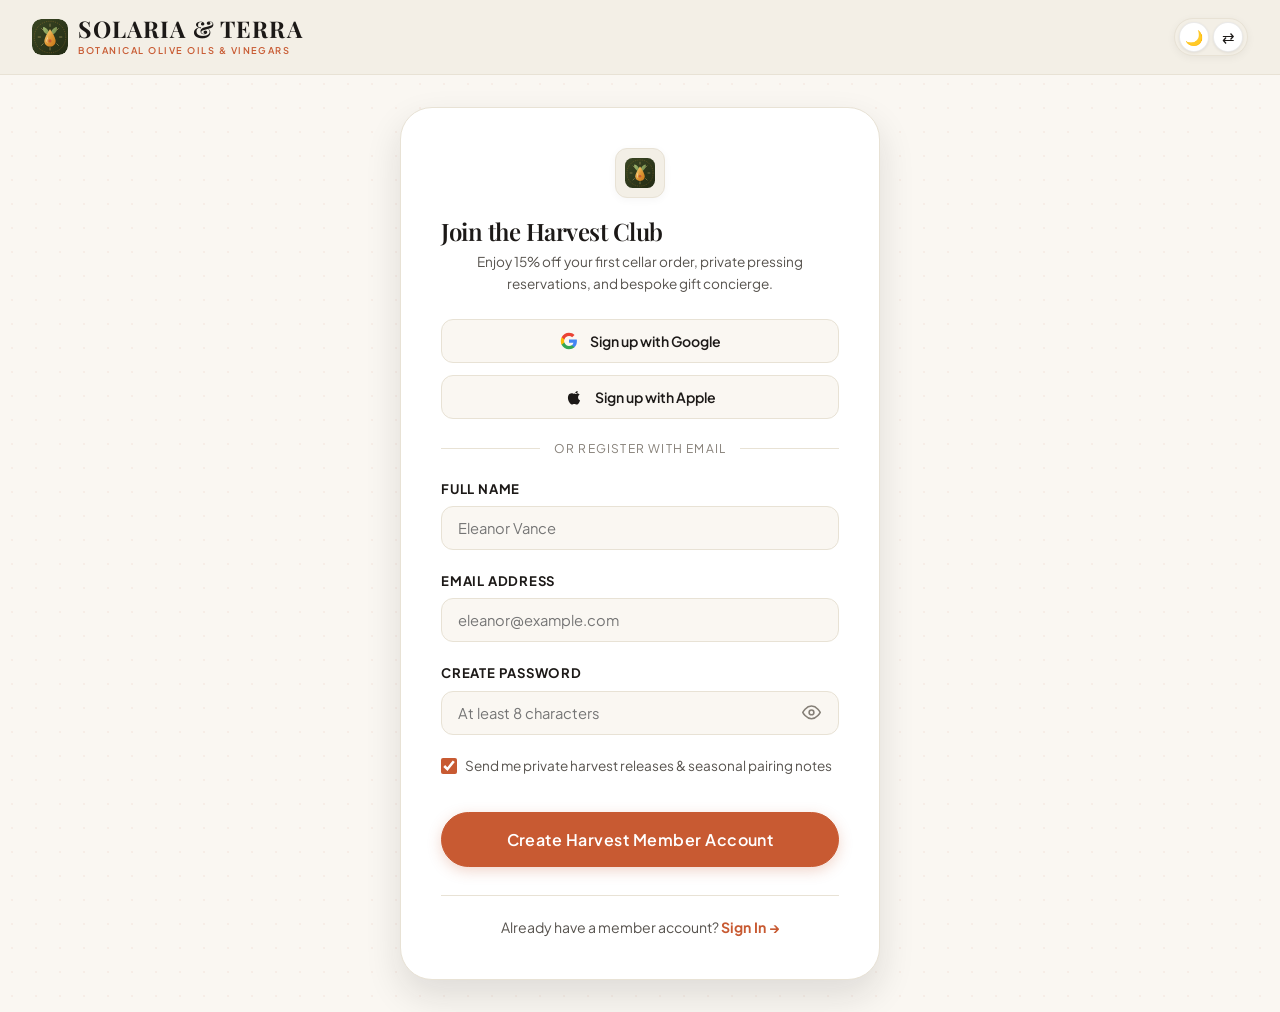
<file: signup.html>
<!DOCTYPE html>
<html lang="en" dir="ltr" data-theme="light">
<head>
  <meta charset="UTF-8">
  <meta name="viewport" content="width=device-width, initial-scale=1.0">
  <title>Create Harvest Member Account | SOLARIA &amp; TERRA Botanical Press</title>
  <meta name="description" content="Join the SOLARIA &amp; TERRA Harvest Club for 15% off, sommelier release privileges, and bespoke gifting perks.">
  <link rel="icon" type="image/svg+xml" href="favicon.svg">
  <link rel="preconnect" href="https://fonts.googleapis.com">
  <link rel="preconnect" href="https://fonts.gstatic.com" crossorigin>
  <link href="https://fonts.googleapis.com/css2?family=Cinzel:wght@500;600;700;800&family=Plus+Jakarta+Sans:wght@400;500;600;700&display=swap" rel="stylesheet">
  <link rel="stylesheet" href="styles/main.css">
</head>
<body class="auth-page-body">

  <!-- Top Header with Navigation & Quick Controls -->
  <header class="auth-page-header">
    <a href="index.html" class="site-logo" aria-label="SOLARIA &amp; TERRA Homepage">
      <img src="favicon.svg" alt="SOLARIA &amp; TERRA Botanical Mark" class="brand-mark" width="36" height="36">
      <div class="site-logo-text">
        <span class="brand-name">SOLARIA &amp; TERRA</span>
        <span class="brand-tagline">Botanical Olive Oils &amp; Vinegars</span>
      </div>
    </a>

    <div class="flex items-center gap-3">
      <!-- Theme & RTL Controls -->
      <div class="navbar-util-pill" aria-label="Theme and Language Controls">
        <button class="navbar-util-btn theme-toggle-trigger" onclick="App.toggleTheme()" title="Toggle Dark/Light Theme" aria-label="Toggle Theme">
          🌙
        </button>
        <button class="navbar-util-btn rtl-toggle-trigger" onclick="App.toggleRTL()" title="Toggle Right-to-Left (RTL) Layout" aria-label="Toggle RTL Mode">
          ⇄
        </button>
      </div>
    </div>
  </header>

  <!-- Centered Signup Card -->
  <main class="auth-page-container">
    <div class="auth-page-card">
      
      <!-- Emblem Centerpiece -->
      <div style="margin-bottom: 1.25rem; display: flex; justify-content: center;">
        <div style="width: 50px; height: 50px; border-radius: 12px; background-color: var(--color-canvas-subtle); border: 1px solid var(--color-border); display: flex; align-items: center; justify-content: center; box-shadow: var(--shadow-sm);">
          <img src="favicon.svg" alt="SOLARIA &amp; TERRA Botanical Mark" width="30" height="30">
        </div>
      </div>

      <h1 style="font-size: 1.5rem; margin-bottom: 0.35rem;">Join the Harvest Club</h1>
      <p style="font-size: 0.85rem; color: var(--color-text-secondary); margin-bottom: 1.5rem;">
        Enjoy 15% off your first cellar order, private pressing reservations, and bespoke gift concierge.
      </p>

      <!-- Social Signup -->
      <div class="social-auth-grid">
        <button type="button" class="social-auth-btn" onclick="App.showToast('Signing up with Google...', 'info')">
          <svg viewBox="0 0 24 24"><path fill="#4285F4" d="M22.56 12.25c0-.78-.07-1.53-.2-2.25H12v4.26h5.92c-.26 1.37-1.04 2.53-2.21 3.31v2.77h3.57c2.08-1.92 3.28-4.74 3.28-8.09z"/><path fill="#34A853" d="M12 23c2.97 0 5.46-.98 7.28-2.66l-3.57-2.77c-.98.66-2.23 1.06-3.71 1.06-2.86 0-5.29-1.93-6.16-4.53H2.18v2.84C3.99 20.53 7.7 23 12 23z"/><path fill="#FBBC05" d="M5.84 14.09c-.22-.66-.35-1.36-.35-2.09s.13-1.43.35-2.09V7.06H2.18C1.43 8.55 1 10.22 1 12s.43 3.45 1.18 4.94l2.85-2.22.81-.63z"/><path fill="#EA4335" d="M12 5.38c1.62 0 3.06.56 4.21 1.64l3.15-3.15C17.45 2.09 14.97 1 12 1 7.7 1 3.99 3.47 2.18 7.06l3.66 2.84c.87-2.6 3.3-4.52 6.16-4.52z"/></svg>
          <span>Sign up with Google</span>
        </button>
        <button type="button" class="social-auth-btn" onclick="App.showToast('Signing up with Apple...', 'info')">
          <svg viewBox="0 0 24 24" fill="currentColor"><path d="M18.71 19.5c-.83 1.24-1.71 2.45-3.05 2.47-1.34.03-1.77-.79-3.29-.79-1.53 0-2 .77-3.27.82-1.31.05-2.3-1.32-3.14-2.53C4.25 17 2.94 12.45 4.7 9.39c.87-1.52 2.43-2.48 4.12-2.51 1.28-.02 2.5.87 3.29.87.78 0 2.26-1.07 3.81-.91.65.03 2.47.26 3.64 1.98-.09.06-2.17 1.28-2.15 3.81.03 3.02 2.65 4.03 2.68 4.04-.03.07-.42 1.44-1.38 2.83M15.97 6.84c.62-.75 1.04-1.8 0.92-2.84-.9.04-1.99.6-2.64 1.35-.57.65-1.07 1.72-.94 2.72 1.01.08 2.04-.48 2.66-1.23z"/></svg>
          <span>Sign up with Apple</span>
        </button>
      </div>

      <div class="auth-divider">
        <span>or register with email</span>
      </div>

      <!-- Sign Up Form -->
      <form id="standaloneSignupForm" onsubmit="event.preventDefault(); App.handleStandaloneAuth('signup');" style="width: 100%; text-align: left;">
        <div class="form-group">
          <label class="form-label" for="signupName">Full Name</label>
          <input type="text" id="signupName" class="form-control" placeholder="Eleanor Vance" required>
        </div>

        <div class="form-group">
          <label class="form-label" for="signupEmail">Email Address</label>
          <input type="email" id="signupEmail" class="form-control" placeholder="eleanor@example.com" required>
        </div>

        <div class="form-group">
          <label class="form-label" for="signupPassword">Create Password</label>
          <div class="password-input-wrapper">
            <input type="password" id="signupPassword" class="form-control" placeholder="At least 8 characters" required minlength="8">
            <button type="button" class="password-toggle-btn" id="signupPasswordToggle" onclick="App.togglePasswordVisibility('signupPassword', 'signupPasswordToggle')" aria-label="Toggle password visibility">
              <svg width="19" height="19" viewBox="0 0 24 24" fill="none" stroke="currentColor" stroke-width="2"><path d="M1 12s4-8 11-8 11 8 11 8-4 8-11 8-11-8-11-8z"></path><circle cx="12" cy="12" r="3"></circle></svg>
            </button>
          </div>
        </div>

        <!-- Terms & Newsletter Agreement Checkbox -->
        <div class="form-group" style="margin-top: 0.75rem;">
          <label class="auth-checkbox-label">
            <input type="checkbox" id="signupAgreeCheck" checked required>
            <span>Send me private harvest releases &amp; seasonal pairing notes</span>
          </label>
        </div>

        <button type="submit" class="btn btn-primary btn-lg" style="width: 100%; margin-top: 0.75rem;">
          Create Harvest Member Account
        </button>
      </form>

      <!-- Respected Link to Sign-In Page -->
      <div class="auth-page-footer-note">
        Already have a member account? <a href="login.html">Sign In &rarr;</a>
      </div>

    </div>
  </main>

  <script src="js/data.js"></script>
  <script src="js/app.js"></script>
</body>
</html>
</file>
<file: styles/main.css>
/* ==========================================================================
   SOLARIA & TERRA — Mediterranean Specialty Olive Oil & Vinegar Tasting Shop
   Master Responsive Design System & Center Alignment Engine
   ========================================================================== */

@import url('https://fonts.googleapis.com/css2?family=Cormorant+Garamond:ital,wght@0,400;0,500;0,600;0,700;1,400;1,600&family=Playfair+Display:ital,wght@0,400;0,600;0,700;0,800;1,400;1,600&family=Plus+Jakarta+Sans:wght@300;400;500;600;700;800&family=Cinzel:wght@500;600;700&display=swap');

:root {
  /* Mediterranean & Brightland Inspired Palette */
  --color-canvas: #FAF7F2;
  --color-canvas-subtle: #F3EFE6;
  --color-canvas-card: #FFFFFF;
  --color-canvas-dark: #1F1D1A;
  --color-canvas-darker: #151412;
  
  --color-terracotta: #C85A32;
  --color-terracotta-hover: #B04C27;
  --color-terracotta-light: #FBF0EB;
  
  --color-olive-grove: #4E5B31;
  --color-olive-hover: #3E4A25;
  --color-olive-light: #F0F4E8;
  --color-olive-gold: #738346;

  --color-sun-amber: #E29B38;
  --color-sun-amber-light: #FDF6E9;
  --color-gold-accent: #D4AF37;
  --color-balsamic-plum: #582A38;
  --color-balsamic-light: #F7EFF2;
  
  --color-text-primary: #1C1917;
  --color-text-secondary: #57534E;
  --color-text-muted: #857F77;
  --color-text-light: #FAF7F2;
  
  --color-border: #E8E2D5;
  --color-border-dark: #38342E;
  --color-border-light: #F2EDE4;

  /* Typography */
  --font-serif: 'Playfair Display', Georgia, serif;
  --font-display: 'Cormorant Garamond', Georgia, serif;
  --font-accent: 'Cinzel', serif;
  --font-sans: 'Plus Jakarta Sans', -apple-system, BlinkMacSystemFont, 'Segoe UI', Roboto, sans-serif;

  /* Elevations & Shadows */
  --shadow-sm: 0 2px 8px rgba(28, 25, 23, 0.04);
  --shadow-md: 0 8px 24px rgba(28, 25, 23, 0.08);
  --shadow-lg: 0 16px 36px rgba(28, 25, 23, 0.12);
  --shadow-warm: 0 12px 30px rgba(200, 90, 50, 0.12);
  --shadow-hover: 0 20px 40px rgba(28, 25, 23, 0.15);

  /* Radius */
  --radius-sm: 6px;
  --radius-md: 12px;
  --radius-lg: 20px;
  --radius-xl: 32px;
  --radius-pill: 9999px;

  /* Transitions */
  --transition-fast: 0.2s cubic-bezier(0.16, 1, 0.3, 1);
  --transition-smooth: 0.35s cubic-bezier(0.16, 1, 0.3, 1);
  --transition-slow: 0.6s cubic-bezier(0.16, 1, 0.3, 1);

  /* Container & Header Sizes */
  --container-max: 1320px;
  --announcement-height: 38px;
  --header-height: 84px;
}

/* ==========================================================================
   CSS Reset & Defensive Base
   ========================================================================== */

*, *::before, *::after {
  box-sizing: border-box;
  margin: 0;
  padding: 0;
}

html {
  font-size: 16px;
  scroll-behavior: smooth;
  -webkit-text-size-adjust: 100%;
  -webkit-font-smoothing: antialiased;
  -moz-osx-font-smoothing: grayscale;
  overflow-x: hidden;
  width: 100%;
}

body {
  font-family: var(--font-sans);
  background-color: var(--color-canvas);
  color: var(--color-text-primary);
  line-height: 1.6;
  overflow-x: hidden;
  width: 100%;
  position: relative;
  display: flex;
  flex-direction: column;
  min-height: 100vh;
  padding-top: calc(var(--header-height) + var(--announcement-height));
}

img, picture, video, canvas, svg {
  max-width: 100%;
  height: auto;
  display: block;
}

a {
  color: inherit;
  text-decoration: none;
  transition: color var(--transition-fast);
}

button, input, select, textarea {
  font-family: inherit;
  font-size: inherit;
  max-width: 100%;
}

button {
  cursor: pointer;
  border: none;
  background: none;
}

ul, ol {
  list-style: none;
}

/* ==========================================================================
   Typography Utilities (Strict Center Alignment System)
   ========================================================================== */

.font-serif { font-family: var(--font-serif); }
.font-display { font-family: var(--font-display); }
.font-sans { font-family: var(--font-sans); }
.font-accent { font-family: var(--font-accent); }

h1, h2, h3, h4, h5, h6 {
  font-family: var(--font-serif);
  font-weight: 600;
  line-height: 1.2;
  color: var(--color-text-primary);
  overflow-wrap: break-word;
  text-align: center;
}

h1 {
  font-size: clamp(2.2rem, 4.5vw, 3.8rem);
  letter-spacing: -0.02em;
  text-align: left;
  margin: 0.75rem 0 1.25rem;
  width: 100%;
  line-height: 1.15;
}

h2 {
  font-size: clamp(1.75rem, 3.4vw, 2.75rem);
  letter-spacing: -0.01em;
  text-align: left;
  margin: 0.5rem 0 1.25rem;
  width: 100%;
  line-height: 1.2;
}

h3 {
  font-size: clamp(1.25rem, 2.2vw, 1.85rem);
  text-align: left;
  margin: 0.35rem 0 0.75rem;
}

h4 {
  font-size: clamp(1.05rem, 1.5vw, 1.3rem);
  text-align: left;
  margin: 0.25rem 0 0.5rem;
}

.eyebrow {
  font-family: var(--font-sans);
  font-size: 0.78rem;
  font-weight: 700;
  text-transform: uppercase;
  letter-spacing: 0.15em;
  color: var(--color-terracotta);
  display: block;
  text-align: left;
  margin: 0 0 0.75rem 0;
  width: fit-content;
}

.eyebrow-olive { color: var(--color-olive-grove); }
.eyebrow-amber { color: var(--color-sun-amber); }
.eyebrow-light { color: #E8DFD0; }
.eyebrow-terracotta { color: var(--color-terracotta); }

.lead-p {
  font-size: clamp(1rem, 1.3vw, 1.15rem);
  color: var(--color-text-secondary);
  line-height: 1.7;
  text-align: left;
  margin: 0 0 1.5rem 0;
  max-width: 680px;
}

.section-header-center,
.text-center h1,
.text-center h2,
.text-center h3,
.text-center h4,
.text-center .eyebrow,
.text-center .lead-p {
  text-align: center !important;
  margin-left: auto !important;
  margin-right: auto !important;
}

.section-header-center {
  margin: 0 auto 3rem;
  max-width: 720px;
  display: flex;
  flex-direction: column;
  align-items: center;
}

/* ==========================================================================
   Universal Container & Section Sizing System
   ========================================================================== */

.container {
  width: 100%;
  max-width: var(--container-max);
  margin-left: auto;
  margin-right: auto;
  padding-left: clamp(1rem, 3.5vw, 2rem);
  padding-right: clamp(1rem, 3.5vw, 2rem);
}

.section-py {
  padding-top: clamp(3.5rem, 6vw, 6rem);
  padding-bottom: clamp(3.5rem, 6vw, 6rem);
}

.section-py-sm {
  padding-top: clamp(2rem, 3.5vw, 3.5rem);
  padding-bottom: clamp(2rem, 3.5vw, 3.5rem);
}

/* Standard Grids with MinMax Overflow Protection */
.grid {
  display: grid;
  gap: clamp(1.25rem, 2.5vw, 2rem);
  width: 100%;
}

.grid-2 { grid-template-columns: repeat(2, minmax(0, 1fr)); }
.grid-3 { grid-template-columns: repeat(3, minmax(0, 1fr)); }
.grid-4 { grid-template-columns: repeat(4, minmax(0, 1fr)); }

@media (max-width: 1024px) {
  .grid-4 { grid-template-columns: repeat(2, minmax(0, 1fr)); }
  .grid-3 { grid-template-columns: repeat(2, minmax(0, 1fr)); }
}

@media (max-width: 768px) {
  .grid-4, .grid-3, .grid-2 { grid-template-columns: minmax(0, 1fr); }
}

.flex { display: flex; }
.flex-col { flex-direction: column; }
.items-center { align-items: center; }
.justify-between { justify-content: space-between; }
.justify-center { justify-content: center; }
.flex-wrap { flex-wrap: wrap; }
.gap-2 { gap: 0.5rem; }
.gap-4 { gap: 1rem; }
.gap-6 { gap: 1.5rem; }
.gap-8 { gap: 2rem; }

.text-center { text-align: center; }
.text-right { text-align: right; }
.text-left { text-align: left; }

/* ==========================================================================
   Buttons & Links (Always Perfectly Center-Aligned)
   ========================================================================== */

.btn {
  display: inline-flex;
  align-items: center;
  justify-content: center;
  gap: 0.6rem;
  padding: 0.85rem 1.85rem;
  font-size: 0.92rem;
  font-weight: 600;
  letter-spacing: 0.03em;
  border-radius: var(--radius-pill);
  transition: all var(--transition-fast);
  text-decoration: none;
  position: relative;
  overflow: hidden;
  text-align: center;
  line-height: 1.2;
  cursor: pointer;
  max-width: 100%;
}

.btn-primary {
  background-color: var(--color-terracotta);
  color: #FFFFFF;
  border: 1.5px solid var(--color-terracotta);
  box-shadow: 0 4px 14px rgba(200, 90, 50, 0.25);
}

.btn-primary:hover {
  background-color: var(--color-terracotta-hover);
  border-color: var(--color-terracotta-hover);
  transform: translateY(-2px);
  box-shadow: 0 8px 20px rgba(200, 90, 50, 0.35);
  color: #FFFFFF;
}

.btn-olive {
  background-color: var(--color-olive-grove);
  color: #FFFFFF;
  border: 1.5px solid var(--color-olive-grove);
  box-shadow: 0 4px 14px rgba(78, 91, 49, 0.25);
}

.btn-olive:hover {
  background-color: var(--color-olive-hover);
  border-color: var(--color-olive-hover);
  transform: translateY(-2px);
  box-shadow: 0 8px 20px rgba(78, 91, 49, 0.35);
  color: #FFFFFF;
}

.btn-dark {
  background-color: var(--color-canvas-dark);
  color: #FFFFFF;
  border: 1.5px solid var(--color-canvas-dark);
}

.btn-dark:hover {
  background-color: #000000;
  transform: translateY(-2px);
  box-shadow: var(--shadow-md);
  color: #FFFFFF;
}

.btn-outline {
  background-color: transparent;
  color: var(--color-text-primary);
  border: 1.5px solid var(--color-text-primary);
}

.btn-outline:hover {
  background-color: var(--color-text-primary);
  color: #FFFFFF;
  transform: translateY(-2px);
}

.btn-outline-white {
  background-color: transparent;
  color: #FFFFFF;
  border: 1.5px solid rgba(255, 255, 255, 0.85);
}

.btn-outline-white:hover {
  background-color: #FFFFFF;
  color: var(--color-text-primary);
  transform: translateY(-2px);
}

.btn-sm {
  padding: 0.55rem 1.25rem;
  font-size: 0.82rem;
}

.btn-lg {
  padding: 1.05rem 2.2rem;
  font-size: 1rem;
}

@media (max-width: 480px) {
  .btn-lg {
    padding: 0.85rem 1.4rem;
    font-size: 0.95rem;
  }
}

.btn-icon {
  width: 44px;
  height: 44px;
  border-radius: 50%;
  padding: 0;
  display: inline-flex;
  align-items: center;
  justify-content: center;
  flex-shrink: 0;
}

.link-arrow {
  display: inline-flex;
  align-items: center;
  gap: 0.45rem;
  font-weight: 600;
  font-size: 0.92rem;
  color: var(--color-terracotta);
  transition: gap var(--transition-fast), color var(--transition-fast);
  text-align: left;
}

.link-arrow:hover {
  gap: 0.75rem;
  color: var(--color-terracotta-hover);
}

.link-arrow svg {
  transition: transform var(--transition-fast);
}

.link-arrow:hover svg {
  transform: translateX(3px);
}

/* ==========================================================================
   Badges, Stamps & Seals
   ========================================================================== */

.badge {
  display: inline-flex;
  align-items: center;
  justify-content: center;
  gap: 0.35rem;
  padding: 0.3rem 0.75rem;
  border-radius: var(--radius-pill);
  font-size: 0.72rem;
  font-weight: 700;
  text-transform: uppercase;
  letter-spacing: 0.08em;
  white-space: nowrap;
  text-align: center;
}

.badge-terracotta {
  background-color: var(--color-terracotta-light);
  color: var(--color-terracotta);
  border: 1px solid rgba(200, 90, 50, 0.2);
}

.badge-olive {
  background-color: var(--color-olive-light);
  color: var(--color-olive-grove);
  border: 1px solid rgba(78, 91, 49, 0.2);
}

.badge-amber {
  background-color: var(--color-sun-amber-light);
  color: #B57416;
  border: 1px solid rgba(226, 155, 56, 0.3);
}

.badge-balsamic {
  background-color: var(--color-balsamic-light);
  color: var(--color-balsamic-plum);
  border: 1px solid rgba(88, 42, 56, 0.2);
}

.seal-stamp {
  width: 84px;
  height: 84px;
  border: 1.5px dashed var(--color-terracotta);
  border-radius: 50%;
  display: flex;
  flex-direction: column;
  align-items: center;
  justify-content: center;
  text-align: center;
  padding: 0.5rem;
  font-size: 0.65rem;
  font-weight: 700;
  letter-spacing: 0.06em;
  text-transform: uppercase;
  color: var(--color-terracotta);
  animation: rotateSlow 40s linear infinite;
  flex-shrink: 0;
  margin: 0 auto;
}

@keyframes rotateSlow {
  from { transform: rotate(0deg); }
  to { transform: rotate(360deg); }
}

/* ==========================================================================
   Announcement Bar & Header
   ========================================================================== */

.announcement-bar {
  background-color: var(--color-canvas-dark);
  color: #FAF7F2;
  font-size: clamp(0.72rem, 1.8vw, 0.8rem);
  font-weight: 500;
  letter-spacing: 0.03em;
  padding: 0 1rem;
  height: var(--announcement-height);
  text-align: center;
  position: fixed;
  top: 0;
  left: 0;
  right: 0;
  width: 100%;
  z-index: 96;
  display: flex;
  align-items: center;
  justify-content: center;
  gap: 1rem;
  overflow: hidden;
  white-space: nowrap;
  border-bottom: 1px solid rgba(255, 255, 255, 0.08);
}

.announcement-bar a {
  color: var(--color-sun-amber);
  text-decoration: underline;
  text-underline-offset: 3px;
  font-weight: 600;
}

.site-header {
  position: fixed;
  top: var(--announcement-height);
  left: 0;
  right: 0;
  width: 100%;
  height: var(--header-height);
  z-index: 95;
  background-color: rgba(250, 247, 242, 0.97);
  backdrop-filter: blur(14px);
  -webkit-backdrop-filter: blur(14px);
  border-bottom: 1px solid var(--color-border);
  box-shadow: 0 4px 20px rgba(28, 25, 23, 0.04);
  transition: background-color var(--transition-fast), border-color var(--transition-fast), box-shadow var(--transition-fast);
}

.header-container {
  display: flex;
  align-items: center;
  justify-content: space-between;
  gap: clamp(0.75rem, 1.8vw, 2rem);
  height: var(--header-height);
  width: 100%;
}

.site-logo {
  display: inline-flex;
  align-items: center;
  gap: 0.65rem;
  text-decoration: none;
  flex-shrink: 0;
}

.site-logo .brand-mark {
  width: 36px;
  height: 36px;
  border-radius: 9px;
  flex-shrink: 0;
  object-fit: contain;
  transition: transform var(--transition-fast);
}

.site-logo:hover .brand-mark {
  transform: scale(1.06);
}

.site-logo-text {
  display: flex;
  flex-direction: column;
  align-items: flex-start;
  flex-shrink: 0;
}

.site-logo .brand-name {
  font-family: var(--font-serif);
  font-size: clamp(1.15rem, 1.8vw, 1.55rem);
  font-weight: 700;
  letter-spacing: 0.05em;
  color: var(--color-text-primary);
  line-height: 1.1;
  white-space: nowrap;
}

.site-logo .brand-tagline {
  font-family: var(--font-sans);
  font-size: 0.58rem;
  font-weight: 600;
  text-transform: uppercase;
  letter-spacing: 0.16em;
  color: var(--color-terracotta);
  margin-top: 2px;
  white-space: nowrap;
}

.nav-links {
  display: flex;
  align-items: center;
  justify-content: center;
  gap: clamp(0.55rem, 1.2vw, 1.5rem);
  flex-shrink: 1;
  min-width: 0;
}

.nav-link {
  font-size: clamp(0.82rem, 0.92vw, 0.9rem);
  font-weight: 500;
  color: var(--color-text-primary);
  position: relative;
  padding: 0.4rem 0;
  letter-spacing: 0.015em;
  white-space: nowrap;
}

.nav-link::after {
  content: '';
  position: absolute;
  bottom: 0;
  left: 0;
  width: 0;
  height: 2px;
  background-color: var(--color-terracotta);
  transition: width var(--transition-fast);
}

.nav-link:hover::after,
.nav-link.active::after {
  width: 100%;
}

.nav-link.active {
  font-weight: 700;
  color: var(--color-terracotta);
}

.header-actions {
  display: flex;
  align-items: center;
  gap: clamp(0.4rem, 0.8vw, 0.75rem);
  flex-shrink: 0;
}

.header-cta-btn {
  display: inline-flex;
  align-items: center;
  justify-content: center;
  height: 38px;
  padding: 0 1.25rem;
  border-radius: var(--radius-pill);
  background-color: var(--color-terracotta);
  border: 1.5px solid var(--color-terracotta);
  color: #FFFFFF !important;
  font-size: 0.84rem;
  font-weight: 700;
  letter-spacing: 0.03em;
  text-decoration: none;
  cursor: pointer;
  transition: all var(--transition-fast);
  white-space: nowrap;
  flex-shrink: 0;
  box-shadow: 0 2px 10px rgba(200, 90, 50, 0.22);
  box-sizing: border-box;
}

.header-cta-btn:hover {
  background-color: var(--color-terracotta-hover);
  border-color: var(--color-terracotta-hover);
  color: #FFFFFF !important;
  transform: translateY(-1px);
  box-shadow: 0 4px 14px rgba(200, 90, 50, 0.35);
}

[data-theme="dark"] .header-cta-btn {
  background-color: var(--color-terracotta);
  border-color: var(--color-terracotta);
  color: #FFFFFF !important;
  box-shadow: 0 2px 10px rgba(0, 0, 0, 0.4);
}

[data-theme="dark"] .header-cta-btn:hover {
  background-color: #E0673C;
  border-color: #E0673C;
  box-shadow: 0 4px 16px rgba(200, 90, 50, 0.45);
}

.header-member-btn {
  display: inline-flex;
  align-items: center;
  gap: 0.45rem;
  height: 38px;
  padding: 0 1rem;
  border-radius: var(--radius-pill);
  background-color: var(--color-canvas-subtle);
  border: 1.5px solid var(--color-border);
  color: var(--color-text-primary);
  font-size: 0.82rem;
  font-weight: 600;
  cursor: pointer;
  transition: all var(--transition-fast);
  white-space: nowrap;
  flex-shrink: 0;
  box-sizing: border-box;
}

.header-member-btn:hover {
  background-color: var(--color-terracotta-light);
  border-color: var(--color-terracotta);
  color: var(--color-terracotta);
  transform: translateY(-1px);
}

.action-btn {
  background: none;
  border: none;
  color: var(--color-text-primary);
  padding: 0.5rem;
  display: flex;
  align-items: center;
  justify-content: center;
  position: relative;
  transition: color var(--transition-fast), transform var(--transition-fast);
  cursor: pointer;
  height: 38px;
  box-sizing: border-box;
}

.action-btn:hover {
  color: var(--color-terracotta);
  transform: translateY(-1px);
}

.cart-count-badge {
  position: absolute;
  top: 2px;
  right: 0px;
  background-color: var(--color-terracotta);
  color: #FFFFFF;
  font-size: 0.68rem;
  font-weight: 700;
  min-width: 18px;
  height: 18px;
  border-radius: 50%;
  display: flex;
  align-items: center;
  justify-content: center;
  padding: 0 4px;
}

/* ==========================================================================
   Navbar Theme & RTL Pill Switcher Widget
   ========================================================================== */

.navbar-util-pill {
  display: inline-flex;
  align-items: center;
  gap: 4px;
  background-color: var(--color-canvas-subtle);
  border: 1.5px solid var(--color-border);
  border-radius: var(--radius-pill);
  height: 38px;
  padding: 2px 4px;
  box-shadow: 0 2px 8px rgba(28, 25, 23, 0.05);
  flex-shrink: 0;
  transition: all var(--transition-fast);
  box-sizing: border-box;
}

[data-theme="dark"] .navbar-util-pill {
  background-color: #1A1916;
  border-color: #38332A;
  box-shadow: 0 2px 8px rgba(0, 0, 0, 0.4);
}

.navbar-util-btn {
  width: 30px;
  height: 30px;
  border-radius: 50%;
  background-color: #FFFFFF;
  border: 1px solid rgba(0, 0, 0, 0.08);
  color: var(--color-text-primary);
  display: inline-flex;
  align-items: center;
  justify-content: center;
  cursor: pointer;
  transition: all var(--transition-fast);
  font-size: 0.92rem;
  padding: 0;
  box-shadow: 0 1px 3px rgba(0, 0, 0, 0.08);
  box-sizing: border-box;
}

[data-theme="dark"] .navbar-util-btn {
  background-color: #282520;
  border-color: #403B33;
  color: #FAF7F2;
  box-shadow: 0 1px 3px rgba(0, 0, 0, 0.3);
}

.navbar-util-btn:hover {
  transform: scale(1.06);
  background-color: var(--color-terracotta-light);
  border-color: var(--color-terracotta);
  color: var(--color-terracotta);
}

[data-theme="dark"] .navbar-util-btn:hover {
  background-color: #38241C;
  border-color: var(--color-terracotta);
  color: #E29B38;
}

.navbar-util-btn.active {
  background-color: var(--color-terracotta);
  color: #FFFFFF;
  border-color: var(--color-terracotta);
}

.navbar-util-btn svg {
  width: 15px;
  height: 15px;
  stroke: currentColor;
}

.mobile-menu-toggle {
  display: none;
  flex-direction: column;
  justify-content: center;
  align-items: center;
  gap: 5px;
  background: none;
  border: 1px solid transparent;
  border-radius: var(--radius-sm);
  padding: 0.5rem;
  cursor: pointer;
  width: 44px;
  height: 44px;
  transition: all var(--transition-fast);
  z-index: 50;
  flex-shrink: 0;
}

.mobile-menu-toggle:hover {
  background-color: var(--color-canvas-subtle);
  border-color: var(--color-border);
}

.mobile-menu-toggle span {
  display: block;
  width: 22px;
  height: 2px;
  background-color: var(--color-text-primary);
  border-radius: 2px;
  transition: transform 0.3s cubic-bezier(0.16, 1, 0.3, 1), opacity 0.2s ease;
  transform-origin: center;
}

.mobile-menu-toggle.active span:nth-child(1) {
  transform: translateY(7px) rotate(45deg);
}

.mobile-menu-toggle.active span:nth-child(2) {
  opacity: 0;
  transform: scaleX(0);
}

.mobile-menu-toggle.active span:nth-child(3) {
  transform: translateY(-7px) rotate(-45deg);
}

@media (max-width: 1200px) {
  :root {
    --announcement-height: 0px;
    --header-height: 74px;
  }
  
  .announcement-bar {
    display: none !important;
  }
  
  .site-header {
    top: 0 !important;
    background-color: rgba(250, 247, 242, 0.98);
  }
  
  .header-container {
    display: flex;
    align-items: center;
    justify-content: space-between;
    width: 100%;
    gap: 0.5rem;
  }

  .nav-links {
    display: none !important;
  }
  
  .header-actions > *:not(.mobile-menu-toggle):not(.navbar-util-pill) {
    display: none !important;
  }

  .header-actions {
    display: flex !important;
    align-items: center !important;
    justify-content: flex-end !important;
    gap: 0.6rem !important;
    margin-inline-start: auto;
    margin-left: unset;
  }
  
  .navbar-util-pill {
    display: inline-flex !important;
  }

  .mobile-menu-toggle {
    display: flex !important;
  }
  
  .site-logo {
    display: inline-flex !important;
    flex-direction: row !important;
    align-items: center !important;
    gap: 0.6rem !important;
    max-width: calc(100% - 130px);
  }

  .site-logo .brand-mark {
    width: 34px;
    height: 34px;
    flex-shrink: 0;
  }

  .site-logo .brand-name {
    font-size: clamp(1.1rem, 3.5vw, 1.4rem);
  }
}

@media (max-width: 768px) {
  :root {
    --announcement-height: 0px;
    --header-height: 70px;
  }
  
  .site-header {
    top: 0 !important;
  }

  .site-logo {
    display: inline-flex !important;
    flex-direction: row !important;
    align-items: center !important;
    gap: 0.5rem !important;
    max-width: calc(100% - 120px);
  }

  .site-logo .brand-mark {
    width: 32px;
    height: 32px;
    flex-shrink: 0;
  }

  .site-logo .brand-name {
    font-size: clamp(1.05rem, 3.8vw, 1.3rem);
  }
}

@media (max-width: 480px) {
  :root {
    --header-height: 68px;
  }

  .header-container {
    padding-left: 0.75rem;
    padding-right: 0.75rem;
  }

  .site-logo {
    display: inline-flex !important;
    flex-direction: row !important;
    align-items: center !important;
    gap: 0.45rem !important;
    max-width: calc(100% - 105px);
  }

  .site-logo .brand-mark {
    width: 28px;
    height: 28px;
    flex-shrink: 0;
  }

  .site-logo .brand-name {
    font-size: clamp(0.98rem, 4.2vw, 1.15rem);
    letter-spacing: 0.04em;
    line-height: 1.1;
  }

  .site-logo .brand-tagline {
    font-size: 0.5rem;
    letter-spacing: 0.12em;
  }

  .navbar-util-pill {
    padding: 2px 3px;
    gap: 2px;
  }

  .navbar-util-btn {
    width: 28px;
    height: 28px;
    font-size: 0.85rem;
  }

  .navbar-util-btn svg {
    width: 13px;
    height: 13px;
  }

  .mobile-menu-toggle {
    width: 38px;
    height: 38px;
    padding: 0.35rem;
  }

  .header-actions {
    gap: 0.35rem !important;
  }
}

@media (max-width: 360px) {
  .site-logo {
    display: inline-flex !important;
    flex-direction: row !important;
    align-items: center !important;
    gap: 0.35rem !important;
    max-width: calc(100% - 95px);
  }

  .site-logo .brand-mark {
    width: 26px;
    height: 26px;
    flex-shrink: 0;
  }

  .site-logo .brand-name {
    font-size: 0.92rem;
    letter-spacing: 0.02em;
  }

  .site-logo .brand-tagline {
    font-size: 0.46rem;
    letter-spacing: 0.06em;
  }
}

@media (min-width: 1201px) {
  .mobile-menu-toggle {
    display: none !important;
  }
  .nav-links {
    display: flex !important;
  }
  .header-actions > *:not(.mobile-menu-toggle) {
    display: flex !important;
  }
}

/* ==========================================================================
   MASTER IMAGE SIZING & ASPECT RATIO ENGINE
   ========================================================================== */

.product-image-container {
  position: relative;
  background-color: var(--color-canvas-subtle);
  padding: 0;
  margin: 0;
  display: block;
  height: 260px;
  width: 100%;
  overflow: hidden;
  flex-shrink: 0;
  border-top-left-radius: inherit;
  border-top-right-radius: inherit;
}

.product-image-container img {
  width: 100%;
  height: 100%;
  max-width: 100%;
  max-height: 100%;
  object-fit: cover;
  object-position: center;
  transition: transform var(--transition-smooth);
  display: block;
  margin: 0;
}

.product-card:hover .product-image-container img {
  transform: scale(1.06);
}

.event-card-media {
  position: relative;
  height: 240px;
  width: 100%;
  aspect-ratio: 16 / 10;
  overflow: hidden;
  flex-shrink: 0;
  background-color: var(--color-canvas-subtle);
}

.event-card-media img {
  width: 100%;
  height: 100%;
  object-fit: cover;
  object-position: center;
  transition: transform var(--transition-slow);
  display: block;
}

.event-tier-card:hover .event-card-media img {
  transform: scale(1.05);
}

.recipe-card-img {
  position: relative;
  height: 240px;
  width: 100%;
  aspect-ratio: 16 / 10;
  overflow: hidden;
  flex-shrink: 0;
  background-color: var(--color-canvas-subtle);
}

.recipe-card-img img {
  width: 100%;
  height: 100%;
  object-fit: cover;
  object-position: center;
  transition: transform var(--transition-slow);
  display: block;
}

.recipe-journal-card:hover .recipe-card-img img {
  transform: scale(1.06);
}

.editorial-media-wrapper {
  position: relative;
  width: 100%;
  display: flex;
  flex-direction: column;
  align-items: center;
}

.editorial-media-card,
.hero-main-card {
  position: relative;
  width: 100%;
  border-radius: var(--radius-xl);
  overflow: hidden;
  box-shadow: var(--shadow-lg);
  border: 1px solid var(--color-border);
  background-color: #FFFFFF;
}

.hero-main-card img,
.editorial-media-card img {
  width: 100%;
  height: clamp(280px, 38vw, 440px);
  object-fit: cover;
  object-position: center;
  display: block;
  transition: transform var(--transition-slow);
}

.hero-main-card:hover img,
.editorial-media-card:hover img {
  transform: scale(1.03);
}

.story-floating-badge {
  position: absolute;
  bottom: -20px;
  right: 1.5rem;
  background-color: #FFFFFF;
  padding: 1rem 1.35rem;
  border-radius: var(--radius-md);
  box-shadow: var(--shadow-warm);
  border: 1px solid var(--color-border);
  z-index: 10;
  max-width: 280px;
  text-align: center;
}

@media (max-width: 768px) {
  .story-floating-badge {
    position: static;
    margin: 1.25rem auto 0;
    max-width: 100%;
    transform: none;
  }
}

.gift-bottle-select-card {
  border: 1.5px solid var(--color-border);
  border-radius: var(--radius-md);
  padding: 1.25rem 1rem;
  text-align: center;
  cursor: pointer;
  transition: all var(--transition-fast);
  background-color: var(--color-canvas);
  position: relative;
  height: 100%;
  min-height: 220px;
  display: flex;
  flex-direction: column;
  align-items: center;
  justify-content: space-between;
}

.gift-bottle-select-card:hover {
  border-color: var(--color-terracotta);
  transform: translateY(-2px);
}

.gift-bottle-select-card.selected {
  border-color: var(--color-terracotta);
  background-color: var(--color-terracotta-light);
  box-shadow: 0 4px 12px rgba(200, 90, 50, 0.15);
}

.gift-bottle-select-card.selected::after {
  content: '✓ Selected';
  position: absolute;
  top: 0.5rem;
  right: 0.5rem;
  background-color: var(--color-terracotta);
  color: #FFFFFF;
  font-size: 0.68rem;
  font-weight: 700;
  padding: 0.15rem 0.5rem;
  border-radius: var(--radius-pill);
}

.gift-bottle-select-card img {
  height: 120px;
  max-height: 120px;
  width: auto;
  max-width: 100%;
  object-fit: contain;
  object-position: center;
  margin: 0 auto 0.5rem;
  display: block;
}

.tasting-bottle-view {
  background: radial-gradient(circle at center, #FAF5EE 0%, #EFE9DC 100%);
  border-radius: var(--radius-xl);
  padding: 0;
  display: block;
  position: relative;
  height: 100%;
  min-height: 420px;
  width: 100%;
  overflow: hidden;
  box-shadow: var(--shadow-md);
  border: 1px solid var(--color-border);
}

.tasting-bottle-view img {
  width: 100%;
  height: 100%;
  min-height: 420px;
  max-height: 480px;
  object-fit: cover;
  object-position: center;
  transition: transform var(--transition-smooth);
  display: block;
  margin: 0;
}

.tasting-bottle-view:hover img {
  transform: scale(1.05);
}

.tasting-bottle-badge {
  position: absolute;
  top: 1.25rem;
  left: 1.25rem;
  z-index: 10;
  box-shadow: 0 4px 14px rgba(0, 0, 0, 0.2);
}

.tasting-bottle-caption {
  position: absolute;
  bottom: 1.25rem;
  left: 50%;
  transform: translateX(-50%);
  background-color: rgba(255, 255, 255, 0.94);
  backdrop-filter: blur(12px);
  padding: 0.5rem 1.25rem;
  border-radius: var(--radius-pill);
  font-size: 0.78rem;
  font-weight: 700;
  letter-spacing: 0.08em;
  text-transform: uppercase;
  color: var(--color-text-primary);
  border: 1px solid rgba(255, 255, 255, 0.8);
  box-shadow: var(--shadow-md);
  white-space: nowrap;
  z-index: 10;
}

.cart-item-img {
  width: 64px;
  height: 64px;
  background-color: var(--color-canvas);
  border-radius: var(--radius-sm);
  display: flex;
  align-items: center;
  justify-content: center;
  padding: 0.25rem;
  flex-shrink: 0;
  overflow: hidden;
}

.cart-item-img img {
  max-height: 54px;
  max-width: 54px;
  width: auto;
  height: auto;
  object-fit: contain;
  object-position: center;
  margin: 0 auto;
}

/* ==========================================================================
   Hero Section (Editorial Brightland Style — Center Aligned)
   ========================================================================== */

.hero-editorial {
  position: relative;
  padding: clamp(2.5rem, 5vw, 4.5rem) 0;
  background: linear-gradient(180deg, var(--color-canvas) 0%, var(--color-canvas-subtle) 100%);
  border-bottom: 1px solid var(--color-border);
  overflow: hidden;
}

.hero-grid {
  display: grid;
  grid-template-columns: 1.15fr 0.85fr;
  align-items: center;
  gap: clamp(2rem, 4vw, 3.5rem);
}

@media (max-width: 900px) {
  .hero-grid {
    grid-template-columns: 1fr;
    gap: 2.5rem;
  }
}

.hero-content {
  max-width: 640px;
  text-align: left;
  display: flex;
  flex-direction: column;
  align-items: flex-start;
  margin: 0;
}

.hero-title {
  margin: 0.85rem 0 1.25rem;
  line-height: 1.12;
  text-align: left;
}

.hero-title em {
  font-style: italic;
  font-family: var(--font-display);
  font-weight: 400;
  color: var(--color-terracotta);
}

.hero-description {
  font-size: clamp(1rem, 1.3vw, 1.15rem);
  color: var(--color-text-secondary);
  line-height: 1.7;
  margin: 0 0 2rem;
  text-align: left;
  max-width: 580px;
}

.hero-ctas {
  display: flex;
  flex-wrap: wrap;
  gap: 1.25rem;
  margin-bottom: 2rem;
  justify-content: flex-start;
  align-items: center;
  width: 100%;
}

.hero-ctas .btn {
  margin: 0 !important;
  flex-shrink: 0;
}

@media (max-width: 900px) {
  .hero-content {
    text-align: center;
    align-items: center;
    margin: 0 auto;
  }
  .hero-title,
  .hero-description {
    text-align: center;
    margin-left: auto;
    margin-right: auto;
  }
  .hero-ctas {
    justify-content: center;
  }
}

@media (max-width: 576px) {
  .hero-ctas {
    flex-direction: column;
    width: 100%;
    gap: 0.85rem;
  }
  .hero-ctas .btn {
    width: 100%;
  }
}

.hero-trust-row {
  display: flex;
  align-items: center;
  justify-content: flex-start;
  gap: 1.5rem;
  padding-top: 1.5rem;
  border-top: 1px solid var(--color-border);
  flex-wrap: wrap;
  width: 100%;
}

@media (max-width: 480px) {
  .hero-trust-row {
    flex-direction: column;
    align-items: center;
    gap: 0.65rem;
    padding-top: 1.25rem;
  }
}

.trust-item {
  display: flex;
  align-items: center;
  justify-content: center;
  gap: 0.5rem;
  font-size: 0.82rem;
  font-weight: 600;
  color: var(--color-text-secondary);
  text-align: center;
}

@media (max-width: 480px) {
  .trust-item {
    font-size: 0.8rem;
    width: 100%;
    justify-content: center;
    gap: 0.45rem;
  }
}

.trust-item svg {
  color: var(--color-olive-grove);
  flex-shrink: 0;
}

.floating-flight-badge {
  position: absolute;
  bottom: -15px;
  left: 50%;
  transform: translateX(-50%);
  background-color: #FFFFFF;
  padding: 1rem 1.25rem;
  border-radius: var(--radius-md);
  box-shadow: var(--shadow-warm);
  border: 1px solid var(--color-border);
  display: flex;
  align-items: center;
  gap: 0.85rem;
  z-index: 10;
  max-width: calc(100% - 20px);
}

@media (max-width: 768px) {
  .floating-flight-badge {
    position: static;
    transform: none;
    margin: 1.25rem auto 0;
    max-width: 100%;
    justify-content: center;
  }
}

.floating-flight-badge .flight-icon {
  width: 44px;
  height: 44px;
  border-radius: 50%;
  background-color: var(--color-terracotta-light);
  color: var(--color-terracotta);
  display: flex;
  align-items: center;
  justify-content: center;
  font-size: 1.3rem;
  flex-shrink: 0;
}

.floating-flight-badge h5 {
  font-size: 0.92rem;
  margin-bottom: 2px;
  text-align: left;
}

.floating-flight-badge p {
  font-size: 0.76rem;
  color: var(--color-text-muted);
  text-align: left;
}

/* ==========================================================================
   Interactive Tasting Bar Section
   ========================================================================== */

.tasting-bar-section {
  background-color: var(--color-canvas-subtle);
  position: relative;
}

.tasting-flight-interactive {
  background-color: #FFFFFF;
  border-radius: var(--radius-xl);
  border: 1px solid var(--color-border);
  box-shadow: var(--shadow-md);
  padding: clamp(1.25rem, 3vw, 3rem);
  margin-top: 2.5rem;
  width: 100%;
}

.tasting-selector-tabs {
  display: flex;
  justify-content: center;
  align-items: center;
  gap: 0.75rem;
  flex-wrap: wrap;
  margin-bottom: 2.5rem;
  border-bottom: 1px solid var(--color-border);
  padding-bottom: 1.25rem;
}

.tasting-tab-btn {
  padding: 0.65rem 1.25rem;
  border-radius: var(--radius-pill);
  font-weight: 600;
  font-size: 0.86rem;
  color: var(--color-text-secondary);
  border: 1.5px solid transparent;
  transition: all var(--transition-fast);
  background-color: var(--color-canvas);
  text-align: center;
}

.tasting-tab-btn:hover {
  color: var(--color-terracotta);
  border-color: rgba(200, 90, 50, 0.3);
}

.tasting-tab-btn.active {
  background-color: var(--color-terracotta);
  color: #FFFFFF;
  border-color: var(--color-terracotta);
  box-shadow: 0 4px 12px rgba(200, 90, 50, 0.25);
}

.tasting-display-grid {
  display: grid;
  grid-template-columns: 1fr 1.2fr;
  gap: clamp(1.5rem, 3vw, 3rem);
  align-items: center;
  width: 100%;
}

@media (max-width: 900px) {
  .tasting-display-grid {
    grid-template-columns: 1fr;
  }
}

.tasting-specs-grid {
  display: grid;
  grid-template-columns: repeat(2, minmax(0, 1fr));
  gap: 1rem;
  margin: 1.5rem 0;
  width: 100%;
}

@media (max-width: 480px) {
  .tasting-specs-grid {
    grid-template-columns: 1fr;
  }
}

.spec-box {
  background-color: var(--color-canvas);
  border: 1px solid var(--color-border);
  border-radius: var(--radius-md);
  padding: 0.9rem 1rem;
  text-align: center;
}

.spec-box .spec-label {
  font-size: 0.7rem;
  font-weight: 700;
  text-transform: uppercase;
  letter-spacing: 0.1em;
  color: var(--color-text-muted);
  display: block;
  margin-bottom: 0.25rem;
  text-align: center;
}

.spec-box .spec-value {
  font-size: 0.95rem;
  font-weight: 700;
  color: var(--color-text-primary);
  text-align: center;
}

.flavor-notes-pills {
  display: flex;
  flex-wrap: wrap;
  justify-content: center;
  gap: 0.5rem;
  margin: 1rem 0 1.5rem;
}

.flavor-pill {
  background-color: #FFFFFF;
  border: 1px solid var(--color-border);
  padding: 0.35rem 0.85rem;
  border-radius: var(--radius-pill);
  font-size: 0.8rem;
  font-weight: 600;
  color: var(--color-text-secondary);
  text-align: center;
}

.tasting-action-btns {
  display: flex;
  align-items: center;
  gap: 1rem;
  margin-top: 2rem;
  flex-wrap: wrap;
  width: 100%;
}

@media (max-width: 768px) {
  .tasting-action-btns {
    flex-direction: column !important;
    gap: 0.75rem !important;
    width: 100% !important;
    align-items: stretch !important;
  }
  .tasting-action-btns .btn {
    width: 100% !important;
    max-width: 100% !important;
    text-align: center !important;
    justify-content: center !important;
  }
}

.btn-outline-white {
  background-color: transparent;
  color: #FFFFFF;
  border: 1.5px solid rgba(255, 255, 255, 0.85);
  border-radius: var(--radius-pill);
}

.btn-outline-white:hover {
  background-color: #FFFFFF;
  color: #1C1917 !important;
  border-color: #FFFFFF;
  transform: translateY(-2px);
  box-shadow: 0 4px 14px rgba(0, 0, 0, 0.2);
}

/* Home 2 Immersive Hero & Glass Cards */
.hero-immersive {
  position: relative;
  padding: clamp(3.5rem, 6vw, 6.5rem) 0;
  background: linear-gradient(135deg, rgba(21, 20, 18, 0.88), rgba(21, 20, 18, 0.7)), url('../image/oi (32).jpg') center/cover no-repeat;
  color: #FFFFFF;
  border-bottom: 1px solid var(--color-border);
}

.hero-immersive-badge {
  display: inline-flex;
  align-items: center;
  gap: 0.5rem;
  background-color: rgba(255, 255, 255, 0.15);
  backdrop-filter: blur(10px);
  padding: 0.35rem 0.85rem;
  border-radius: var(--radius-pill);
  font-size: 0.82rem;
  font-weight: 600;
  color: #FAF7F2;
  margin-bottom: 1rem;
  border: 1px solid rgba(255, 255, 255, 0.2);
}

.hero-immersive-title {
  color: #FFFFFF;
  font-size: clamp(2.2rem, 4.5vw, 3.6rem);
  line-height: 1.15;
  margin-bottom: 1.25rem;
  text-align: left;
}

.hero-immersive-title em {
  font-style: italic;
  font-family: var(--font-display);
  color: var(--color-sun-amber);
}

.hero-floating-glass-card {
  background-color: rgba(255, 255, 255, 0.95);
  backdrop-filter: blur(16px);
  border-radius: var(--radius-xl);
  border: 1px solid rgba(255, 255, 255, 0.8);
  padding: clamp(1.5rem, 3vw, 2.5rem);
  box-shadow: 0 16px 40px rgba(0, 0, 0, 0.25);
  color: var(--color-text-primary);
}

/* ==========================================================================
   Product Card Component (Centered Alignment Engine)
   ========================================================================== */

.product-card {
  background-color: #FFFFFF;
  border-radius: var(--radius-lg);
  border: 1px solid var(--color-border);
  overflow: hidden;
  transition: transform var(--transition-smooth), box-shadow var(--transition-smooth), border-color var(--transition-smooth);
  display: flex;
  flex-direction: column;
  align-items: center;
  text-align: center;
  height: 100%;
  width: 100%;
  position: relative;
}

.product-card:hover {
  transform: translateY(-6px);
  box-shadow: var(--shadow-hover);
  border-color: rgba(200, 90, 50, 0.4);
}

.product-badges-layer {
  position: absolute;
  top: 0.85rem;
  left: 0.85rem;
  display: flex;
  flex-direction: column;
  gap: 0.35rem;
  z-index: 5;
}

.product-quick-view-btn {
  position: absolute;
  bottom: 0.85rem;
  left: 50%;
  transform: translateX(-50%) translateY(20px);
  opacity: 0;
  background-color: #FFFFFF;
  backdrop-filter: blur(8px);
  -webkit-backdrop-filter: blur(8px);
  color: var(--color-text-primary);
  font-size: 0.78rem;
  font-weight: 700;
  padding: 0.5rem 1.15rem;
  border-radius: var(--radius-pill);
  box-shadow: 0 4px 16px rgba(0, 0, 0, 0.18);
  border: 1.5px solid var(--color-border);
  transition: all var(--transition-fast);
  white-space: nowrap;
  cursor: pointer;
  z-index: 6;
}

.product-card:hover .product-quick-view-btn,
.product-quick-view-btn:focus-visible {
  transform: translateX(-50%) translateY(0);
  opacity: 1;
}

.product-quick-view-btn:hover {
  background-color: var(--color-terracotta);
  color: #FFFFFF !important;
  border-color: var(--color-terracotta);
  box-shadow: 0 6px 18px rgba(200, 90, 50, 0.35);
  transform: translateX(-50%) translateY(-2px);
}

[data-theme="dark"] .product-quick-view-btn {
  background-color: #1F1D19 !important;
  color: #FAF7F2 !important;
  border: 1.5px solid #4A4337 !important;
  box-shadow: 0 6px 20px rgba(0, 0, 0, 0.7) !important;
}

[data-theme="dark"] .product-quick-view-btn:hover {
  background-color: var(--color-terracotta) !important;
  color: #FFFFFF !important;
  border-color: var(--color-terracotta) !important;
  box-shadow: 0 6px 20px rgba(200, 90, 50, 0.5) !important;
}

.product-card-body {
  padding: 1.35rem;
  display: flex;
  flex-direction: column;
  align-items: center;
  text-align: center;
  flex-grow: 1;
  width: 100%;
}

.product-card-header {
  margin-bottom: 0.5rem;
  text-align: center;
  width: 100%;
}

.product-origin-meta {
  font-size: 0.74rem;
  font-weight: 700;
  text-transform: uppercase;
  letter-spacing: 0.08em;
  color: var(--color-text-muted);
  margin-bottom: 0.35rem;
  display: flex;
  align-items: center;
  justify-content: center;
  gap: 0.6rem;
  text-align: center;
  width: 100%;
}

.product-title {
  font-size: 1.25rem;
  font-weight: 600;
  margin: 0.25rem auto;
  line-height: 1.25;
  text-align: center;
  width: 100%;
}

.product-tagline {
  font-size: 0.84rem;
  color: var(--color-text-secondary);
  line-height: 1.4;
  margin: 0 auto 0.85rem;
  text-align: center;
  max-width: 280px;
}

.tasting-notes-strip {
  display: flex;
  flex-wrap: wrap;
  justify-content: center;
  align-items: center;
  gap: 0.35rem;
  margin-bottom: 1.25rem;
  width: 100%;
}

.tasting-note-tag {
  font-size: 0.7rem;
  background-color: var(--color-canvas);
  color: var(--color-text-secondary);
  padding: 0.2rem 0.5rem;
  border-radius: 4px;
  border: 1px solid var(--color-border);
  text-align: center;
}

.product-card-footer {
  margin-top: auto;
  padding-top: 1rem;
  border-top: 1px solid var(--color-border-light);
  display: flex;
  flex-direction: column;
  align-items: center;
  justify-content: center;
  gap: 0.65rem;
  width: 100%;
  text-align: center;
}

.product-price {
  font-family: var(--font-serif);
  font-size: 1.35rem;
  font-weight: 700;
  color: var(--color-text-primary);
  text-align: center;
}

.add-cart-btn {
  background-color: var(--color-canvas-dark);
  color: #FFFFFF;
  font-size: 0.82rem;
  font-weight: 600;
  padding: 0.65rem 1.25rem;
  border-radius: var(--radius-pill);
  transition: all var(--transition-fast);
  display: inline-flex;
  align-items: center;
  justify-content: center;
  gap: 0.4rem;
  width: 100%;
  max-width: 220px;
  margin: 0 auto;
  text-align: center;
}

.add-cart-btn:hover {
  background-color: var(--color-terracotta);
  transform: translateY(-1px);
}

/* ==========================================================================
   Filter & Catalog Controls (Centered)
   ========================================================================== */

.catalog-filter-bar {
  background-color: #FFFFFF;
  border: 1px solid var(--color-border);
  border-radius: var(--radius-lg);
  padding: clamp(1rem, 2vw, 1.5rem);
  margin-bottom: 2.5rem;
  box-shadow: var(--shadow-sm);
  width: 100%;
}

.filter-row-primary {
  display: flex;
  align-items: center;
  justify-content: center;
  gap: 1.25rem;
  flex-wrap: wrap;
  padding-bottom: 1.25rem;
  border-bottom: 1px solid var(--color-border);
}

.filter-categories {
  display: flex;
  justify-content: center;
  gap: 0.5rem;
  flex-wrap: wrap;
}

.filter-cat-btn {
  padding: 0.5rem 1rem;
  border-radius: var(--radius-pill);
  font-size: 0.84rem;
  font-weight: 600;
  color: var(--color-text-secondary);
  background-color: var(--color-canvas);
  border: 1px solid transparent;
  transition: all var(--transition-fast);
  text-align: center;
}

.filter-cat-btn:hover {
  color: var(--color-terracotta);
  background-color: var(--color-terracotta-light);
}

.filter-cat-btn.active {
  background-color: var(--color-terracotta);
  color: #FFFFFF;
  border-color: var(--color-terracotta);
}

.catalog-search-box {
  position: relative;
  min-width: 240px;
  flex-grow: 1;
  max-width: 380px;
  margin: 0 auto;
}

.catalog-search-box input {
  width: 100%;
  padding: 0.6rem 1rem 0.6rem 2.4rem;
  border-radius: var(--radius-pill);
  border: 1px solid var(--color-border);
  background-color: var(--color-canvas);
  font-size: 0.88rem;
  outline: none;
  transition: border-color var(--transition-fast), box-shadow var(--transition-fast);
  text-align: center;
}

.catalog-search-box input:focus {
  border-color: var(--color-terracotta);
  box-shadow: 0 0 0 3px rgba(200, 90, 50, 0.15);
  background-color: #FFFFFF;
}

.catalog-search-box svg {
  position: absolute;
  left: 0.85rem;
  top: 50%;
  transform: translateY(-50%);
  color: var(--color-text-muted);
  pointer-events: none;
}

.filter-row-secondary {
  display: flex;
  align-items: center;
  justify-content: center;
  gap: 1.25rem;
  flex-wrap: wrap;
  padding-top: 1.25rem;
}

.filter-dropdowns {
  display: flex;
  justify-content: center;
  gap: 0.75rem;
  flex-wrap: wrap;
}

.filter-select {
  padding: 0.5rem 2rem 0.5rem 1rem;
  border-radius: var(--radius-pill);
  border: 1px solid var(--color-border);
  background-color: var(--color-canvas);
  font-size: 0.82rem;
  font-weight: 600;
  color: var(--color-text-secondary);
  cursor: pointer;
  outline: none;
  appearance: none;
  background-image: url("data:image/svg+xml;charset=UTF-8,%3csvg xmlns='http://www.w3.org/2000/svg' viewBox='0 0 24 24' fill='none' stroke='%2357534E' stroke-width='2' stroke-linecap='round' stroke-linejoin='round'%3e%3cpolyline points='6 9 12 15 18 9'%3e%3c/polyline%3e%3c/svg%3e");
  background-repeat: no-repeat;
  background-position: right 0.75rem center;
  background-size: 14px;
  text-align: center;
}

.filter-select:focus {
  border-color: var(--color-terracotta);
}

@media (max-width: 768px) {
  .filter-row-primary, .filter-row-secondary {
    flex-direction: column;
    align-items: center;
  }
  .catalog-search-box {
    max-width: 100%;
    width: 100%;
  }
  .filter-dropdowns {
    width: 100%;
    flex-direction: column;
  }
  .filter-select {
    width: 100%;
  }
}

/* ==========================================================================
   Story & Origin Sections
   ========================================================================== */

.story-section {
  background-color: var(--color-canvas);
  border-top: 1px solid var(--color-border);
  border-bottom: 1px solid var(--color-border);
}

.story-floating-badge {
  position: absolute;
  bottom: 2rem;
  right: -1.5rem;
  background-color: var(--color-canvas-dark);
  color: #FFFFFF;
  padding: 1.25rem 1.5rem;
  border-radius: var(--radius-md);
  max-width: 260px;
  box-shadow: var(--shadow-md);
  z-index: 10;
  text-align: center;
}

@media (max-width: 768px) {
  .story-floating-badge {
    position: static;
    margin: 1rem auto 0;
    max-width: 100%;
    right: auto;
    bottom: auto;
  }
}

.origin-map-card {
  background-color: var(--color-canvas-subtle);
  border-radius: var(--radius-xl);
  border: 1px solid var(--color-border);
  padding: clamp(1.5rem, 3vw, 3rem);
  position: relative;
  overflow: hidden;
  width: 100%;
  text-align: center;
}

.origin-pills-grid {
  display: grid;
  grid-template-columns: repeat(auto-fit, minmax(220px, 1fr));
  gap: 1.25rem;
  margin-top: 2rem;
  width: 100%;
}

.origin-item-card {
  background-color: #FFFFFF;
  border-radius: var(--radius-md);
  border: 1px solid var(--color-border);
  padding: 1.35rem;
  transition: transform var(--transition-fast), box-shadow var(--transition-fast);
  height: 100%;
  display: flex;
  flex-direction: column;
  align-items: center;
  text-align: center;
}

.origin-item-card:hover {
  transform: translateY(-4px);
  box-shadow: var(--shadow-md);
  border-color: var(--color-olive-grove);
}

.origin-item-card h4 {
  font-size: 1.1rem;
  margin: 0.35rem auto;
  color: var(--color-text-primary);
  text-align: center;
}

.origin-item-card p {
  font-size: 0.84rem;
  color: var(--color-text-secondary);
  line-height: 1.5;
  text-align: center;
}

/* ==========================================================================
   Flavor Pairing Wheel / Matrix
   ========================================================================== */

.pairing-finder-container {
  background: radial-gradient(circle at top right, #FAF5EE 0%, #FFFFFF 100%);
  border-radius: var(--radius-xl);
  border: 1px solid var(--color-border);
  padding: clamp(1.5rem, 4vw, 3.5rem);
  box-shadow: var(--shadow-md);
  width: 100%;
  text-align: center;
}

.dish-selection-grid {
  display: grid;
  grid-template-columns: repeat(auto-fill, minmax(150px, 1fr));
  gap: 1rem;
  margin: 2rem 0;
  width: 100%;
}

@media (max-width: 480px) {
  .dish-selection-grid {
    grid-template-columns: repeat(2, minmax(0, 1fr));
    gap: 0.75rem;
  }
}

.dish-card-btn {
  background-color: #FFFFFF;
  border: 1.5px solid var(--color-border);
  border-radius: var(--radius-md);
  padding: 1.1rem 0.85rem;
  text-align: center;
  transition: all var(--transition-fast);
  cursor: pointer;
  width: 100%;
  display: flex;
  flex-direction: column;
  align-items: center;
  justify-content: center;
}

.dish-card-btn:hover {
  border-color: var(--color-terracotta);
  transform: translateY(-3px);
  box-shadow: 0 6px 18px rgba(28, 25, 23, 0.08);
}

.dish-card-btn.active {
  border-color: var(--color-terracotta);
  background-color: var(--color-terracotta-light);
  box-shadow: 0 6px 18px rgba(200, 90, 50, 0.18);
}

.dish-img-wrap {
  width: 62px;
  height: 62px;
  border-radius: 50%;
  overflow: hidden;
  margin: 0 auto 0.65rem;
  border: 2px solid var(--color-border);
  box-shadow: 0 2px 8px rgba(0, 0, 0, 0.08);
  flex-shrink: 0;
  transition: transform var(--transition-fast), border-color var(--transition-fast);
}

.dish-thumb-img {
  width: 100%;
  height: 100%;
  object-fit: cover;
  display: block;
}

.dish-card-btn:hover .dish-img-wrap {
  transform: scale(1.08);
  border-color: var(--color-terracotta);
}

.dish-card-btn.active .dish-img-wrap {
  border-color: var(--color-terracotta);
  box-shadow: 0 4px 12px rgba(200, 90, 50, 0.3);
  transform: scale(1.05);
}

.dish-card-btn .dish-emoji {
  font-size: 1.8rem;
  margin-bottom: 0.35rem;
  display: block;
  text-align: center;
}

.dish-card-btn .dish-title {
  font-size: 0.85rem;
  font-weight: 700;
  color: var(--color-text-primary);
  text-align: center;
}

[data-theme="dark"] .dish-img-wrap {
  border-color: #38332A;
}

[data-theme="dark"] .dish-card-btn.active .dish-img-wrap {
  border-color: var(--color-terracotta);
}

.pairing-result-box {
  background-color: var(--color-canvas);
  border-radius: var(--radius-lg);
  border: 1px solid var(--color-border);
  padding: clamp(1.25rem, 2.5vw, 2rem);
  display: grid;
  grid-template-columns: 1fr 1fr;
  gap: 1.5rem;
  align-items: center;
  width: 100%;
  text-align: center;
}

.pairing-result-box > div {
  min-width: 0;
  width: 100%;
}

.pairing-buy-card {
  background-color: #FFFFFF;
  border-radius: var(--radius-md);
  border: 1px solid var(--color-border);
  padding: 1.5rem;
  text-align: center;
  width: 100%;
}

@media (max-width: 768px) {
  .pairing-result-box {
    grid-template-columns: 1fr;
    gap: 1.5rem;
  }
}

@media (max-width: 480px) {
  .pairing-result-box {
    padding: 1rem 0.85rem;
    gap: 1.25rem;
  }
  .pairing-result-box h3 {
    font-size: 1.2rem;
    word-break: break-word;
  }
  .pairing-result-box .badge {
    font-size: 0.72rem;
    white-space: normal;
    text-align: center;
    line-height: 1.35;
    padding: 0.35rem 0.65rem;
    max-width: 100%;
  }
  .pairing-buy-card {
    padding: 1.15rem 0.85rem;
  }
}

.gifting-editorial-section {
  background-color: var(--color-canvas-card);
}

.testimonial-card {
  background-color: #FFFFFF;
  padding: 2rem;
  border-radius: var(--radius-lg);
  border: 1px solid var(--color-border);
  text-align: left;
}

/* ==========================================================================
   Events & Masterclasses Specifics (Center Aligned)
   ========================================================================== */

.event-hero-banner {
  background: linear-gradient(rgba(21, 20, 18, 0.72), rgba(21, 20, 18, 0.72)), url('../image/oi (32).jpg') center/cover no-repeat;
  color: #FFFFFF;
  padding: clamp(3.5rem, 6vw, 6rem) 0;
  text-align: center;
  width: 100%;
}

.event-hero-banner h1, .event-hero-banner h2 {
  color: #FFFFFF;
  text-align: center;
}

.event-tier-card {
  background-color: #FFFFFF;
  border-radius: var(--radius-lg);
  border: 1px solid var(--color-border);
  overflow: hidden;
  box-shadow: var(--shadow-sm);
  transition: all var(--transition-smooth);
  display: flex;
  flex-direction: column;
  height: 100%;
  width: 100%;
}

.event-tier-card:hover {
  transform: translateY(-6px);
  box-shadow: var(--shadow-hover);
  border-color: var(--color-terracotta);
}

.event-card-media {
  position: relative;
  width: 100%;
  height: 240px;
  overflow: hidden;
  background-color: var(--color-canvas-subtle);
}

.event-card-media img {
  width: 100%;
  height: 100%;
  object-fit: cover;
  transition: transform 0.5s ease;
}

.event-tier-card:hover .event-card-media img {
  transform: scale(1.04);
}

.event-card-body {
  padding: clamp(1.25rem, 2.5vw, 2rem);
  display: flex;
  flex-direction: column;
  flex-grow: 1;
  width: 100%;
  text-align: left;
}

.event-highlights-list {
  margin: 1.25rem 0 1.75rem;
  display: flex;
  flex-direction: column;
  gap: 0.75rem;
  text-align: left;
  flex-grow: 1;
  width: 100%;
}

.event-highlights-list li {
  font-size: 0.86rem;
  color: var(--color-text-secondary);
  display: flex;
  align-items: flex-start;
  gap: 0.6rem;
  text-align: left;
  line-height: 1.45;
}

.event-highlights-list li svg {
  color: var(--color-olive-grove);
  flex-shrink: 0;
  margin-top: 2px;
}

.event-card-footer {
  margin-top: auto;
  padding-top: 1.25rem;
  border-top: 1px solid var(--color-border-light);
  width: 100%;
}

/* Know Your Harvest Section & Cards */
.know-harvest-section {
  position: relative;
  background-color: var(--color-canvas-subtle);
  background-image: linear-gradient(rgba(250, 247, 242, 0.93), rgba(250, 247, 242, 0.93)), url('../image/oi (37).jpg');
  background-size: cover;
  background-position: center;
  background-repeat: no-repeat;
}

.harvest-card {
  background-color: #FFFFFF;
  padding: 1.75rem 1.5rem;
  border-radius: var(--radius-md);
  border: 1px solid var(--color-border);
  box-shadow: var(--shadow-sm);
  transition: transform var(--transition-fast), box-shadow var(--transition-fast), border-color var(--transition-fast);
  display: flex;
  flex-direction: column;
  height: 100%;
}

.harvest-card:hover {
  transform: translateY(-4px);
  border-color: var(--color-terracotta);
  box-shadow: var(--shadow-md);
}

.method-step-card {
  background-color: #FFFFFF;
  padding: 1.75rem;
  border-radius: var(--radius-md);
  border: 1px solid var(--color-border);
  box-shadow: var(--shadow-sm);
  transition: transform var(--transition-fast), box-shadow var(--transition-fast), border-color var(--transition-fast);
  display: flex;
  flex-direction: column;
  height: 100%;
}

.method-step-card:hover {
  transform: translateY(-4px);
  border-color: var(--color-terracotta);
  box-shadow: var(--shadow-md);
}

/* Interactive Event Booking Modal & Form */
.booking-form-box {
  background-color: #FFFFFF;
  border-radius: var(--radius-xl);
  padding: clamp(1.5rem, 3vw, 2.5rem) clamp(1.5rem, 3vw, 2.5rem) 1.75rem clamp(1.5rem, 3vw, 2.5rem);
  width: 100%;
  text-align: center;
  align-self: start;
}

.form-group {
  margin-bottom: 1.25rem;
  width: 100%;
  text-align: left;
}

.form-label {
  display: block;
  font-size: 0.82rem;
  font-weight: 700;
  text-transform: uppercase;
  letter-spacing: 0.06em;
  color: var(--color-text-primary);
  margin-bottom: 0.45rem;
}

.form-control {
  width: 100%;
  max-width: 100%;
  padding: 0.75rem 1rem;
  border-radius: var(--radius-md);
  border: 1.5px solid var(--color-border);
  background-color: var(--color-canvas);
  font-size: 0.92rem;
  color: var(--color-text-primary);
  outline: none;
  transition: border-color var(--transition-fast), box-shadow var(--transition-fast), background-color var(--transition-fast);
}

.form-control:focus {
  border-color: var(--color-terracotta);
  background-color: #FFFFFF;
  box-shadow: 0 0 0 3px rgba(200, 90, 50, 0.15);
}

/* ==========================================================================
   Gifting Page: Custom Gift Box Builder Studio
   ========================================================================== */

.gift-builder-container {
  background-color: #FFFFFF;
  border-radius: var(--radius-xl);
  border: 1px solid var(--color-border);
  box-shadow: var(--shadow-lg);
  overflow: hidden;
  display: grid;
  grid-template-columns: 1.25fr 0.75fr;
  width: 100%;
}

@media (max-width: 992px) {
  .gift-builder-container { grid-template-columns: 1fr; }
}

.gift-builder-steps {
  padding: clamp(1.5rem, 3.5vw, 3.5rem);
  border-right: 1px solid var(--color-border);
}

@media (max-width: 992px) {
  .gift-builder-steps {
    border-right: none;
    border-bottom: 1px solid var(--color-border);
  }
}

.builder-step-nav {
  display: flex;
  align-items: center;
  justify-content: flex-start;
  gap: clamp(0.45rem, 1.2vw, 0.75rem);
  margin-bottom: 2rem;
  border-bottom: 1px solid var(--color-border);
  padding-bottom: 1.25rem;
  overflow-x: auto;
  -webkit-overflow-scrolling: touch;
  scrollbar-width: thin;
  width: 100%;
}

@media (min-width: 641px) {
  .builder-step-nav {
    justify-content: center;
  }
}

.step-nav-btn {
  display: inline-flex;
  align-items: center;
  gap: 0.45rem;
  font-size: 0.82rem;
  font-weight: 700;
  color: var(--color-text-muted);
  background: var(--color-canvas-subtle);
  border: 1px solid var(--color-border);
  padding: 0.45rem 0.85rem;
  border-radius: var(--radius-pill);
  cursor: pointer;
  white-space: nowrap;
  flex-shrink: 0;
  transition: all var(--transition-fast);
}

.step-nav-btn:hover {
  border-color: var(--color-terracotta);
  color: var(--color-text-primary);
}

.step-nav-btn.active {
  color: var(--color-terracotta);
  border-color: var(--color-terracotta);
  background-color: var(--color-terracotta-light);
}

.step-num {
  width: 22px;
  height: 22px;
  border-radius: 50%;
  background-color: var(--color-border);
  color: var(--color-text-secondary);
  display: flex;
  align-items: center;
  justify-content: center;
  font-size: 0.7rem;
  font-weight: 700;
  flex-shrink: 0;
}

.step-nav-btn.active .step-num {
  background-color: var(--color-terracotta);
  color: #FFFFFF;
}

.gift-box-option-cards {
  display: grid;
  grid-template-columns: repeat(3, minmax(0, 1fr));
  gap: 1rem;
  margin: 1.5rem 0;
  width: 100%;
}

@media (max-width: 640px) {
  .gift-box-option-cards {
    grid-template-columns: 1fr;
  }
}

.gift-box-card {
  border: 2px solid var(--color-border);
  border-radius: var(--radius-md);
  padding: 1.25rem 1rem;
  text-align: center;
  cursor: pointer;
  transition: all var(--transition-fast);
  background-color: var(--color-canvas);
  height: 100%;
  display: flex;
  flex-direction: column;
  align-items: center;
  justify-content: center;
}

.gift-box-card:hover {
  border-color: var(--color-terracotta);
  transform: translateY(-2px);
}

.gift-box-card.selected {
  border-color: var(--color-terracotta);
  background-color: var(--color-terracotta-light);
  box-shadow: 0 4px 14px rgba(200, 90, 50, 0.15);
}

.gift-preview-sidebar {
  background: radial-gradient(circle at top, #FAF7F2 0%, #EFEBE4 100%);
  padding: clamp(1.5rem, 3vw, 3rem);
  display: flex;
  flex-direction: column;
  align-items: center;
  text-align: center;
}

.gift-box-visual-canvas {
  background-color: #FFFFFF;
  border-radius: var(--radius-lg);
  border: 1px solid var(--color-border);
  padding: 1.5rem;
  text-align: center;
  margin-bottom: 1.5rem;
  box-shadow: var(--shadow-sm);
  min-height: 220px;
  display: flex;
  flex-direction: column;
  align-items: center;
  justify-content: center;
  width: 100%;
}

.gift-slots-preview {
  display: flex;
  gap: 0.75rem;
  justify-content: center;
  margin: 1rem 0;
  flex-wrap: wrap;
}

.gift-slot-item {
  width: 60px;
  height: 100px;
  border: 1.5px dashed var(--color-border);
  border-radius: var(--radius-sm);
  background-color: var(--color-canvas);
  display: flex;
  align-items: center;
  justify-content: center;
  position: relative;
}

.gift-slot-item img {
  max-height: 85px;
  object-fit: contain;
}

@media (max-width: 480px) {
  .gift-builder-steps {
    padding: 1.25rem 0.85rem !important;
  }
  .builder-step-nav {
    gap: 0.35rem;
    padding-bottom: 0.85rem;
    margin-bottom: 1.25rem;
  }
  .step-nav-btn {
    font-size: 0.76rem;
    padding: 0.35rem 0.65rem;
    gap: 0.35rem;
  }
  .step-num {
    width: 20px;
    height: 20px;
    font-size: 0.65rem;
  }
  .gift-preview-sidebar {
    padding: 1.25rem 0.85rem;
  }
  .gift-slots-preview {
    gap: 0.5rem;
  }
  .gift-slot-item {
    width: 52px;
    height: 85px;
  }
}

@media (max-width: 360px) {
  .gift-builder-steps {
    padding: 1rem 0.6rem !important;
  }
  .builder-step-nav {
    gap: 0.3rem;
  }
  .step-nav-btn {
    font-size: 0.72rem;
    padding: 0.3rem 0.55rem;
    gap: 0.3rem;
  }
  .gift-box-card {
    padding: 1rem 0.75rem;
  }
  .gift-slot-item {
    width: 46px;
    height: 75px;
  }
  .gift-slot-item img {
    max-height: 60px;
  }
}

/* ==========================================================================
   Contact & Tasting Boutique Page
   ========================================================================== */

.contact-hero-grid {
  display: grid;
  grid-template-columns: 1.1fr 0.9fr;
  gap: clamp(2rem, 3.5vw, 3.5rem);
  width: 100%;
  align-items: start;
}

@media (max-width: 992px) {
  .contact-hero-grid { grid-template-columns: 1fr; }
}

.boutique-info-card {
  background-color: #FFFFFF;
  border-radius: var(--radius-xl);
  border: 1px solid var(--color-border);
  padding: clamp(1.5rem, 3.5vw, 3rem);
  box-shadow: var(--shadow-md);
  width: 100%;
}

.info-item-row {
  display: flex;
  gap: 1.25rem;
  margin-bottom: 1.75rem;
  align-items: flex-start;
}

.info-icon-circle {
  width: 44px;
  height: 44px;
  border-radius: 50%;
  background-color: var(--color-terracotta-light);
  color: var(--color-terracotta);
  display: flex;
  align-items: center;
  justify-content: center;
  flex-shrink: 0;
}

.hours-status-badge {
  display: inline-flex;
  align-items: center;
  gap: 0.4rem;
  background-color: #EBF7EE;
  color: #237A3D;
  font-size: 0.78rem;
  font-weight: 700;
  padding: 0.25rem 0.75rem;
  border-radius: var(--radius-pill);
  margin-left: 0.5rem;
}

.hours-status-badge::before {
  content: '';
  width: 7px;
  height: 7px;
  border-radius: 50%;
  background-color: #237A3D;
  display: inline-block;
  animation: pulseGreen 2s infinite;
}

@keyframes pulseGreen {
  0% { transform: scale(0.95); box-shadow: 0 0 0 0 rgba(35, 122, 61, 0.7); }
  70% { transform: scale(1); box-shadow: 0 0 0 6px rgba(35, 122, 61, 0); }
  100% { transform: scale(0.95); box-shadow: 0 0 0 0 rgba(35, 122, 61, 0); }
}

.boutique-map-container {
  width: 100%;
  height: 240px;
  border-radius: var(--radius-lg);
  overflow: hidden;
  border: 1px solid var(--color-border);
  margin-top: 1.5rem;
  background-color: var(--color-canvas-subtle);
  position: relative;
}

.boutique-map-container iframe {
  width: 100%;
  height: 100%;
  border: 0;
  display: block;
}

.boutique-social-row {
  display: flex;
  align-items: center;
  gap: 0.75rem;
  margin-top: 1.5rem;
  padding-top: 1.25rem;
  border-top: 1px solid var(--color-border);
  flex-wrap: wrap;
}

.social-icon-circle {
  width: 40px;
  height: 40px;
  border-radius: 50%;
  background-color: var(--color-canvas-subtle);
  border: 1px solid var(--color-border);
  color: var(--color-text-primary);
  display: inline-flex;
  align-items: center;
  justify-content: center;
  transition: all var(--transition-fast);
  text-decoration: none;
}

.social-icon-circle:hover {
  background-color: var(--color-terracotta);
  border-color: var(--color-terracotta);
  color: #FFFFFF;
  transform: translateY(-2px);
  box-shadow: 0 4px 10px rgba(200, 90, 50, 0.25);
}

.visit-guide-card {
  background-color: #FFFFFF;
  padding: 2rem;
  border-radius: var(--radius-lg);
  border: 1px solid var(--color-border);
  box-shadow: var(--shadow-sm);
  transition: transform var(--transition-fast), border-color var(--transition-fast), box-shadow var(--transition-fast);
  display: flex;
  flex-direction: column;
  height: 100%;
}

.visit-guide-card:hover {
  transform: translateY(-4px);
  border-color: var(--color-terracotta);
  box-shadow: var(--shadow-md);
}

.faq-section {
  background-color: var(--color-canvas);
}

/* ==========================================================================
   Recipe Journal Cards & Home 2 Components (Center Aligned)
   ========================================================================== */

.recipe-journal-card {
  background-color: #FFFFFF;
  border-radius: var(--radius-lg);
  border: 1px solid var(--color-border);
  overflow: hidden;
  display: flex;
  flex-direction: column;
  align-items: center;
  text-align: center;
  height: 100%;
  width: 100%;
  box-shadow: var(--shadow-sm);
  transition: all var(--transition-smooth);
}

.recipe-journal-card:hover {
  transform: translateY(-6px);
  box-shadow: var(--shadow-hover);
}

.recipe-card-body {
  padding: clamp(1.25rem, 2vw, 1.75rem);
  display: flex;
  flex-direction: column;
  align-items: center;
  text-align: center;
  flex-grow: 1;
  width: 100%;
}

/* Timeline Components */
.timeline-track {
  display: grid;
  grid-template-columns: repeat(4, minmax(0, 1fr));
  gap: 1.5rem;
  position: relative;
  margin-top: 2.5rem;
  width: 100%;
}

@media (max-width: 1024px) {
  .timeline-track { grid-template-columns: repeat(2, minmax(0, 1fr)); }
}

@media (max-width: 640px) {
  .timeline-track { grid-template-columns: 1fr; }
}

.timeline-step-card {
  background-color: #FFFFFF;
  border-radius: var(--radius-lg);
  border: 1px solid var(--color-border);
  padding: 1.75rem 1.5rem;
  position: relative;
  transition: transform var(--transition-smooth), box-shadow var(--transition-smooth);
  height: 100%;
  display: flex;
  flex-direction: column;
  align-items: center;
  text-align: center;
}

.timeline-step-card:hover {
  transform: translateY(-6px);
  box-shadow: var(--shadow-md);
  border-color: var(--color-terracotta);
}

.timeline-step-num {
  font-family: var(--font-serif);
  font-size: 2.2rem;
  font-weight: 700;
  color: var(--color-terracotta);
  opacity: 0.35;
  margin-bottom: 0.5rem;
  text-align: center;
}

/* Aroma Wheel Components */
.aroma-wheel-selector {
  display: grid;
  grid-template-columns: 1fr 1.2fr;
  gap: clamp(1.5rem, 3vw, 3rem);
  background-color: #FFFFFF;
  border-radius: var(--radius-xl);
  border: 1px solid var(--color-border);
  padding: clamp(1.5rem, 3vw, 3rem);
  box-shadow: var(--shadow-md);
  align-items: center;
  width: 100%;
  text-align: center;
}

@media (max-width: 992px) {
  .aroma-wheel-selector { grid-template-columns: 1fr; }
}

.aroma-btn-grid {
  display: grid;
  grid-template-columns: repeat(2, minmax(0, 1fr));
  gap: 1rem;
  width: 100%;
}

@media (max-width: 480px) {
  .aroma-btn-grid { grid-template-columns: 1fr; }
}

.aroma-btn {
  background-color: var(--color-canvas);
  border: 1.5px solid var(--color-border);
  border-radius: var(--radius-md);
  padding: 1.1rem 1rem;
  text-align: center;
  cursor: pointer;
  transition: all var(--transition-fast);
  width: 100%;
}

.aroma-btn:hover {
  border-color: var(--color-terracotta);
  transform: translateY(-2px);
}

.aroma-btn.active {
  border-color: var(--color-terracotta);
  background-color: var(--color-terracotta-light);
  box-shadow: 0 4px 14px rgba(200, 90, 50, 0.15);
}

.sensory-calibration-section {
  background-color: var(--color-canvas-card);
}

.aroma-match-card {
  background: radial-gradient(circle at top right, #FAF5EE 0%, #FFFFFF 100%);
  padding: clamp(1.25rem, 2.5vw, 2rem);
  border-radius: var(--radius-lg);
  border: 1px solid var(--color-border);
  width: 100%;
}

.aroma-match-inner {
  display: flex;
  align-items: center;
  gap: 1.5rem;
  width: 100%;
}

@media (max-width: 640px) {
  .aroma-match-inner {
    flex-direction: column !important;
    align-items: center !important;
    text-align: center !important;
    gap: 1rem !important;
  }
  .aroma-match-inner img {
    height: 140px !important;
    margin: 0 auto 0.5rem !important;
  }
  .aroma-match-inner .flex.gap-2 {
    flex-direction: column !important;
    width: 100% !important;
    gap: 0.5rem !important;
  }
  .aroma-match-inner .btn {
    width: 100% !important;
    justify-content: center !important;
    text-align: center !important;
  }
}

.estate-kitchen-section {
  background-color: var(--color-canvas-card);
}

.tasting-status-card {
  background-color: #292524;
  padding: clamp(1.25rem, 3vw, 2rem);
  border-radius: var(--radius-lg);
  border: 1px solid #44403C;
  width: 100%;
}

@media (max-width: 480px) {
  .tasting-status-card {
    padding: 1.15rem 0.9rem;
  }
  .tasting-status-card .status-row {
    flex-direction: column !important;
    align-items: flex-start !important;
    gap: 0.2rem !important;
  }
}


.harvest-card {
  background-color: #FFFFFF;
  padding: 1.5rem;
  border-radius: var(--radius-md);
  border: 1px solid var(--color-border);
  position: relative;
  overflow: hidden;
  transition: transform var(--transition-fast), box-shadow var(--transition-fast);
}

.harvest-card:hover {
  transform: translateY(-3px);
  box-shadow: var(--shadow-sm);
}

.harvest-card::before {
  content: '';
  position: absolute;
  top: 0;
  left: 0;
  right: 0;
  height: 4px;
  background: linear-gradient(90deg, var(--color-olive-grove), var(--color-sun-amber));
}

.method-step-card {
  background-color: #FFFFFF;
  padding: 1.75rem;
  border-radius: var(--radius-md);
  border: 1px solid var(--color-border);
  transition: transform var(--transition-fast), box-shadow var(--transition-fast);
}

.method-step-card:hover {
  transform: translateY(-3px);
  box-shadow: var(--shadow-sm);
}

/* ==========================================================================
   Slide-over Cart Drawer & Quick View Modal
   ========================================================================== */

.drawer-backdrop {
  position: fixed;
  top: 0;
  left: 0;
  width: 100vw;
  height: 100vh;
  height: 100dvh;
  background-color: rgba(21, 20, 18, 0.6);
  backdrop-filter: blur(4px);
  z-index: 99;
  opacity: 0;
  visibility: hidden;
  transition: all var(--transition-smooth);
}

.drawer-backdrop.active {
  opacity: 1;
  visibility: visible;
}

.cart-drawer {
  position: fixed;
  top: 0;
  right: -100%;
  width: 100%;
  max-width: min(440px, 100vw);
  height: 100vh;
  height: 100dvh;
  background-color: #FFFFFF;
  box-shadow: -10px 0 30px rgba(0, 0, 0, 0.15);
  z-index: 100;
  display: flex;
  flex-direction: column;
  transition: right var(--transition-smooth);
}

.cart-drawer.open {
  right: 0;
}

.cart-drawer-header {
  padding: 1.25rem 1.5rem;
  border-bottom: 1px solid var(--color-border);
  display: flex;
  align-items: center;
  justify-content: space-between;
  flex-shrink: 0;
}

.cart-drawer-items {
  flex-grow: 1;
  overflow-y: auto;
  padding: 1.25rem 1.5rem;
  display: flex;
  flex-direction: column;
  gap: 1.25rem;
}

.cart-item-row {
  display: grid;
  grid-template-columns: 64px 1fr auto;
  gap: 0.85rem;
  align-items: center;
  padding-bottom: 1.25rem;
  border-bottom: 1px solid var(--color-border-light);
}

.cart-item-info h5 {
  font-size: 0.92rem;
  margin-bottom: 0.15rem;
  line-height: 1.25;
}

.cart-item-info p {
  font-size: 0.78rem;
  color: var(--color-text-muted);
}

.cart-qty-control {
  display: inline-flex;
  align-items: center;
  border: 1px solid var(--color-border);
  border-radius: var(--radius-pill);
  margin-top: 0.35rem;
}

.cart-qty-control button {
  width: 24px;
  height: 24px;
  display: flex;
  align-items: center;
  justify-content: center;
  font-size: 0.8rem;
  color: var(--color-text-secondary);
}

.cart-qty-control span {
  font-size: 0.8rem;
  font-weight: 700;
  padding: 0 0.4rem;
}

.cart-drawer-footer {
  padding: 1.25rem 1.5rem;
  border-top: 1px solid var(--color-border);
  background-color: var(--color-canvas);
  flex-shrink: 0;
}

.cart-summary-row {
  display: flex;
  justify-content: space-between;
  margin-bottom: 0.5rem;
  font-size: 0.88rem;
}

.cart-total-row {
  font-family: var(--font-serif);
  font-size: 1.25rem;
  font-weight: 700;
  margin-top: 0.5rem;
  padding-top: 0.5rem;
  border-top: 1px solid var(--color-border);
}

/* Quick View Modal */
.modal-overlay {
  position: fixed;
  top: 0;
  left: 0;
  width: 100vw;
  height: 100vh;
  height: 100dvh;
  background-color: rgba(21, 20, 18, 0.65);
  backdrop-filter: blur(6px);
  z-index: 110;
  display: flex;
  align-items: center;
  justify-content: center;
  padding: clamp(0.75rem, 2vw, 1.5rem);
  opacity: 0;
  visibility: hidden;
  transition: all var(--transition-smooth);
}

.modal-overlay.active {
  opacity: 1;
  visibility: visible;
}

.modal-content-card {
  background-color: #FFFFFF;
  border-radius: var(--radius-xl);
  max-width: 860px;
  width: 100%;
  max-height: 90vh;
  max-height: 90dvh;
  overflow-y: auto;
  position: relative;
  box-shadow: var(--shadow-lg);
  display: grid;
  grid-template-columns: 1fr 1.15fr;
  animation: modalScaleUp 0.3s cubic-bezier(0.16, 1, 0.3, 1);
}

@keyframes modalScaleUp {
  from { transform: scale(0.92); opacity: 0; }
  to { transform: scale(1); opacity: 1; }
}

@media (max-width: 834px) {
  .modal-content-card { grid-template-columns: 1fr; }
}

.modal-close-btn {
  position: absolute;
  top: 1.1rem;
  right: 1.1rem;
  width: 36px;
  height: 36px;
  border-radius: 50%;
  background-color: var(--color-canvas);
  display: flex;
  align-items: center;
  justify-content: center;
  z-index: 10;
  transition: all var(--transition-fast);
}

.modal-close-btn:hover {
  background-color: var(--color-canvas-dark);
  color: #FFFFFF;
}

/* Toast Notifications */
.toast-container {
  position: fixed;
  bottom: 1.5rem;
  right: 1.5rem;
  z-index: 120;
  display: flex;
  flex-direction: column;
  gap: 0.6rem;
  pointer-events: none;
  max-width: calc(100vw - 3rem);
}

.toast {
  background-color: var(--color-canvas-dark);
  color: #FFFFFF;
  padding: 0.85rem 1.25rem;
  border-radius: var(--radius-pill);
  box-shadow: var(--shadow-lg);
  font-size: 0.85rem;
  font-weight: 600;
  display: flex;
  align-items: center;
  gap: 0.65rem;
  animation: toastSlideUp 0.3s cubic-bezier(0.16, 1, 0.3, 1);
  pointer-events: auto;
  border: 1px solid rgba(255, 255, 255, 0.15);
}

@keyframes toastSlideUp {
  from { transform: translateY(20px); opacity: 0; }
  to { transform: translateY(0); opacity: 1; }
}

/* ==========================================================================
   Footer Section (Centered & Symmetrical)
   ========================================================================== */

.site-footer {
  background-color: var(--color-canvas-dark);
  color: #FAF7F2;
  border-top: 1px solid var(--color-border-dark);
  margin-top: auto;
  width: 100%;
}

.footer-top {
  padding: clamp(3rem, 5vw, 5rem) 0 clamp(2rem, 3vw, 3.5rem);
}

.footer-grid {
  display: grid;
  grid-template-columns: 1.5fr 1fr 1fr 1.3fr;
  gap: clamp(2rem, 3.5vw, 3.5rem);
  width: 100%;
}

@media (max-width: 1024px) {
  .footer-grid { grid-template-columns: repeat(2, minmax(0, 1fr)); }
}

@media (max-width: 640px) {
  .footer-grid { grid-template-columns: 1fr; text-align: center; }
  .footer-brand { display: flex; flex-direction: column; align-items: center; text-align: center; }
  .footer-links { align-items: center; }
  .social-links { justify-content: center; }
}

.footer-logo-link {
  display: inline-flex;
  flex-direction: row;
  align-items: center;
  gap: 0.75rem;
  text-decoration: none;
  margin-bottom: 0.85rem;
}

.footer-logo-link .brand-mark {
  width: 38px;
  height: 38px;
  border-radius: 9px;
  flex-shrink: 0;
  object-fit: contain;
}

.footer-logo-link .site-logo-text {
  display: flex;
  flex-direction: column;
  align-items: flex-start;
  text-align: left;
}

.footer-logo-link .brand-name {
  font-family: var(--font-serif);
  font-size: clamp(1.25rem, 2.2vw, 1.6rem);
  font-weight: 700;
  letter-spacing: 0.06em;
  color: #FFFFFF;
  line-height: 1.1;
  margin-bottom: 0;
  white-space: nowrap;
}

.footer-logo-link .brand-tagline {
  font-family: var(--font-sans);
  font-size: 0.58rem;
  font-weight: 600;
  text-transform: uppercase;
  letter-spacing: 0.16em;
  color: var(--color-sun-amber);
  margin-top: 3px;
  white-space: nowrap;
}

.footer-brand p {
  color: #A8A29E;
  margin-top: 0.75rem;
  font-size: 0.88rem;
  line-height: 1.6;
}

.footer-col {
  text-align: left;
}

.footer-col h5 {
  font-family: var(--font-sans);
  font-size: 0.82rem;
  font-weight: 700;
  text-transform: uppercase;
  letter-spacing: 0.12em;
  color: var(--color-sun-amber);
  margin-bottom: 1.25rem;
  text-align: left;
  display: block;
  width: 100%;
}

.footer-col p {
  text-align: left;
}

.footer-links {
  display: flex;
  flex-direction: column;
  gap: 0.75rem;
  align-items: flex-start;
  text-align: left;
}

.footer-links a {
  font-size: 0.88rem;
  color: #D6D3D1;
  transition: color var(--transition-fast), transform var(--transition-fast);
  text-align: left;
}

.footer-links a:hover {
  color: #FFFFFF;
  transform: translateX(4px);
}

.footer-newsletter-form {
  display: flex;
  gap: 0.5rem;
  margin-top: 1rem;
  width: 100%;
  flex-wrap: wrap;
  justify-content: flex-start;
}

.estate-view-all-link {
  margin-left: auto !important;
  margin-right: 0 !important;
  text-align: right !important;
  justify-content: flex-end !important;
  display: inline-flex !important;
  align-items: center !important;
}

.footer-newsletter-form input {
  flex: 1 1 180px;
  padding: 0.75rem 1rem;
  border-radius: var(--radius-pill);
  border: 1px solid #44403C;
  background-color: #292524;
  color: #FFFFFF;
  font-size: 0.88rem;
  outline: none;
  text-align: center;
}

.footer-newsletter-form input:focus {
  border-color: var(--color-sun-amber);
}

.footer-bottom {
  padding: 1.75rem 0;
  border-top: 1px solid var(--color-border-dark);
  font-size: 0.82rem;
  color: #78716C;
  display: flex;
  align-items: center;
  justify-content: space-between;
  flex-wrap: wrap;
  gap: 1rem;
}

.social-links {
  display: flex;
  align-items: center;
  gap: 0.75rem;
  flex-wrap: wrap;
  justify-content: center;
}

.social-links a {
  width: 40px;
  height: 40px;
  border-radius: 50%;
  background-color: #292524;
  border: 1px solid #44403C;
  color: #FAF7F2;
  display: inline-flex;
  align-items: center;
  justify-content: center;
  transition: all var(--transition-fast);
  text-decoration: none;
  flex-shrink: 0;
}

.social-links a:hover,
.social-links a:focus-visible {
  background-color: var(--color-terracotta);
  border-color: var(--color-terracotta);
  color: #FFFFFF;
  transform: translateY(-3px);
  box-shadow: 0 6px 16px rgba(200, 90, 50, 0.35);
  outline: none;
}

/* ==========================================================================
   Authentication & Member Portal Card / Modal (Centered Clickable Logo)
   ========================================================================== */

.auth-modal-card {
  background-color: #FFFFFF;
  border-radius: var(--radius-xl);
  border: 1px solid var(--color-border);
  box-shadow: var(--shadow-lg);
  max-width: 480px;
  width: 100%;
  padding: clamp(1.75rem, 4vw, 2.75rem);
  position: relative;
  margin: auto;
  text-align: center;
  display: flex;
  flex-direction: column;
  align-items: center;
}

.auth-card-logo {
  display: inline-flex;
  flex-direction: column;
  align-items: center;
  justify-content: center;
  text-align: center;
  margin: 0 auto 1.5rem;
  text-decoration: none;
  transition: transform var(--transition-fast);
  cursor: pointer;
  width: 100%;
}

.auth-card-logo:hover {
  transform: scale(1.03);
}

.auth-card-logo img,
.auth-card-logo svg {
  width: 52px;
  height: 52px;
  margin: 0 auto 0.6rem;
  display: block;
}

.auth-card-logo .brand-name {
  font-family: var(--font-serif);
  font-size: 1.45rem;
  font-weight: 700;
  letter-spacing: 0.08em;
  color: var(--color-text-primary);
  line-height: 1.1;
  text-align: center;
}

.auth-card-logo .brand-tagline {
  font-family: var(--font-sans);
  font-size: 0.65rem;
  font-weight: 700;
  text-transform: uppercase;
  letter-spacing: 0.18em;
  color: var(--color-terracotta);
  margin-top: 3px;
  text-align: center;
}

.auth-tabs {
  display: flex;
  width: 100%;
  background-color: var(--color-canvas);
  border-radius: var(--radius-pill);
  padding: 0.25rem;
  margin-bottom: 1.75rem;
  border: 1px solid var(--color-border);
}

.auth-tab-btn {
  flex: 1;
  padding: 0.55rem 1rem;
  border-radius: var(--radius-pill);
  font-size: 0.85rem;
  font-weight: 600;
  color: var(--color-text-secondary);
  border: none;
  background: none;
  cursor: pointer;
  transition: all var(--transition-fast);
  text-align: center;
}

.auth-tab-btn.active {
  background-color: #FFFFFF;
  color: var(--color-text-primary);
  box-shadow: var(--shadow-sm);
  font-weight: 700;
}

/* Password Input with Toggle Eye Button */
.password-input-wrapper {
  position: relative;
  display: flex;
  align-items: center;
  width: 100%;
}

.password-input-wrapper .form-control {
  padding-right: 2.8rem;
}

[dir="rtl"] .password-input-wrapper .form-control {
  padding-right: 1rem;
  padding-left: 2.8rem;
}

.password-toggle-btn {
  position: absolute;
  right: 0.75rem;
  top: 50%;
  transform: translateY(-50%);
  background: none;
  border: none;
  color: var(--color-text-muted);
  cursor: pointer;
  padding: 0.35rem;
  display: flex;
  align-items: center;
  justify-content: center;
  transition: color var(--transition-fast);
  z-index: 2;
}

[dir="rtl"] .password-toggle-btn {
  right: auto;
  left: 0.75rem;
}

.password-toggle-btn:hover {
  color: var(--color-terracotta);
}

.password-toggle-btn svg {
  width: 19px;
  height: 19px;
  stroke: currentColor;
}

/* Social Auth Grid & Buttons */
.social-auth-grid {
  display: flex;
  flex-direction: column;
  gap: 0.75rem;
  width: 100%;
  margin-bottom: 1.25rem;
}

.social-auth-btn {
  display: inline-flex;
  align-items: center;
  justify-content: center;
  gap: 0.75rem;
  width: 100%;
  padding: 0.75rem 1.25rem;
  border-radius: var(--radius-md);
  border: 1.5px solid var(--color-border);
  background-color: var(--color-canvas);
  color: var(--color-text-primary);
  font-size: 0.88rem;
  font-weight: 600;
  cursor: pointer;
  transition: all var(--transition-fast);
  text-decoration: none;
}

.social-auth-btn:hover {
  border-color: var(--color-terracotta);
  background-color: var(--color-canvas-subtle);
  transform: translateY(-1px);
}

.social-auth-btn svg {
  width: 18px;
  height: 18px;
  flex-shrink: 0;
}

.auth-divider {
  display: flex;
  align-items: center;
  text-align: center;
  margin: 1.25rem 0;
  color: var(--color-text-muted);
  font-size: 0.75rem;
  text-transform: uppercase;
  letter-spacing: 0.1em;
  width: 100%;
}

.auth-divider::before,
.auth-divider::after {
  content: '';
  flex: 1;
  border-bottom: 1px solid var(--color-border);
}

.auth-divider span {
  padding: 0 0.85rem;
}

.auth-checkbox-label {
  display: inline-flex;
  align-items: center;
  gap: 0.5rem;
  font-size: 0.85rem;
  color: var(--color-text-secondary);
  cursor: pointer;
  user-select: none;
}

.auth-checkbox-label input[type="checkbox"] {
  accent-color: var(--color-terracotta);
  width: 16px;
  height: 16px;
  cursor: pointer;
}

/* Standalone Auth Pages */
.auth-page-body {
  min-height: 100vh;
  min-height: 100dvh;
  padding-top: 0 !important;
  display: flex;
  flex-direction: column;
  background-color: var(--color-canvas);
  background-image: radial-gradient(rgba(200, 90, 50, 0.06) 1px, transparent 1px);
  background-size: 24px 24px;
}

.auth-page-header {
  padding: 1rem 2rem;
  display: flex;
  align-items: center;
  justify-content: space-between;
  border-bottom: 1px solid var(--color-border);
  background-color: var(--color-canvas-subtle);
  flex-shrink: 0;
}

.auth-page-container {
  flex: 1;
  display: flex;
  align-items: center;
  justify-content: center;
  padding: 2rem 1rem;
}

@media (max-width: 640px) {
  .auth-page-header {
    padding: 0.75rem 1rem;
  }
  .auth-page-container {
    padding: 1.25rem 0.75rem;
  }
}

.auth-page-card {
  max-width: 480px;
  width: 100%;
  background-color: #FFFFFF;
  border-radius: var(--radius-xl);
  border: 1px solid var(--color-border);
  box-shadow: var(--shadow-lg);
  padding: clamp(1.5rem, 4vw, 2.5rem);
  text-align: center;
  position: relative;
}

.auth-page-card .auth-card-logo {
  margin-bottom: 1.5rem;
}

.auth-page-footer-note {
  margin-top: 1.75rem;
  padding-top: 1.25rem;
  border-top: 1px solid var(--color-border);
  font-size: 0.88rem;
  color: var(--color-text-secondary);
}

.auth-page-footer-note a {
  color: var(--color-terracotta);
  font-weight: 700;
  text-decoration: none;
}

.auth-page-footer-note a:hover {
  text-decoration: underline;
}

/* ==========================================================================
   Mobile Navigation Drawer
   ========================================================================== */

.mobile-nav-drawer {
  position: fixed;
  top: 0;
  right: -100%;
  width: min(380px, 90vw);
  max-width: 100%;
  height: 100vh;
  height: 100dvh;
  background-color: #FFFFFF;
  z-index: 100;
  box-shadow: -10px 0 30px rgba(0, 0, 0, 0.15);
  transition: right var(--transition-smooth);
  padding: 1.5rem;
  display: flex;
  flex-direction: column;
  overflow-y: auto;
  overflow-x: hidden;
  text-align: center;
}

.mobile-nav-drawer.open {
  right: 0;
}

.mobile-nav-header {
  display: flex;
  align-items: center;
  justify-content: space-between;
  padding-bottom: 1rem;
  border-bottom: 1px solid var(--color-border);
  width: 100%;
}

.mobile-nav-search-form {
  margin: 1.25rem 0 0.5rem;
  width: 100%;
  position: relative;
}

.mobile-nav-search-form input {
  width: 100%;
  padding: 0.65rem 1rem 0.65rem 2.4rem;
  border-radius: var(--radius-pill);
  border: 1px solid var(--color-border);
  background-color: var(--color-canvas);
  font-size: 0.88rem;
  outline: none;
  transition: border-color var(--transition-fast);
}

.mobile-nav-search-form input:focus {
  border-color: var(--color-terracotta);
  background-color: #FFFFFF;
}

.mobile-nav-search-form svg {
  position: absolute;
  left: 0.85rem;
  top: 50%;
  transform: translateY(-50%);
  color: var(--color-text-muted);
}

.mobile-nav-bag-btn {
  display: flex;
  align-items: center;
  justify-content: space-between;
  background-color: var(--color-canvas-subtle);
  border: 1px solid var(--color-border);
  border-radius: var(--radius-md);
  padding: 0.75rem 1rem;
  margin: 0.75rem 0 1.25rem;
  width: 100%;
  font-size: 0.88rem;
  font-weight: 600;
  color: var(--color-text-primary);
  transition: all var(--transition-fast);
  cursor: pointer;
}

.mobile-nav-bag-btn:hover {
  background-color: var(--color-terracotta-light);
  border-color: var(--color-terracotta);
}

.mobile-nav-links {
  display: flex;
  flex-direction: column;
  gap: 0.35rem;
  margin: 0.25rem 0 1.5rem;
  width: 100%;
}

.mobile-nav-link-item {
  display: flex;
  align-items: center;
  justify-content: space-between;
  padding: 0.7rem 0.9rem;
  border-radius: var(--radius-md);
  font-size: 0.95rem;
  font-weight: 600;
  color: var(--color-text-primary);
  transition: all var(--transition-fast);
  text-align: left;
}

.mobile-nav-link-item span.nav-num {
  font-size: 0.75rem;
  font-weight: 700;
  color: var(--color-text-muted);
  letter-spacing: 0.05em;
}

.mobile-nav-link-item:hover,
.mobile-nav-link-item.active {
  background-color: var(--color-terracotta-light);
  color: var(--color-terracotta);
}

.mobile-nav-link-item.active span.nav-num {
  color: var(--color-terracotta);
}

.mobile-nav-footer {
  margin-top: auto;
  padding-top: 1.25rem;
  border-top: 1px solid var(--color-border);
  display: flex;
  flex-direction: column;
  gap: 0.75rem;
  width: 100%;
}

/* ==========================================================================
   Defensive Sizing and Viewport Overflow Guards
   ========================================================================== */

@media (max-width: 480px) {
  .container {
    padding-left: 1rem;
    padding-right: 1rem;
  }
  .btn {
    width: 100%;
  }
  .action-btn {
    padding: 0.35rem;
  }
  .header-actions {
    gap: 0.4rem;
  }
}

/* ==========================================================================
   DARK BLACK THEME ENGINE ([data-theme="dark"])
   ========================================================================== */

:root[data-theme="dark"],
html[data-theme="dark"],
body.theme-dark {
  --color-canvas: #090807;
  --color-canvas-subtle: #12110F;
  --color-canvas-card: #181714;
  --color-canvas-dark: #000000;
  --color-canvas-darker: #000000;
  
  --color-terracotta-light: #2A1710;
  --color-olive-light: #182012;
  --color-sun-amber-light: #281D0E;
  --color-balsamic-light: #251218;

  --color-text-primary: #FAF7F2;
  --color-text-secondary: #C8C0B5;
  --color-text-muted: #8E877D;
  --color-text-light: #FAF7F2;

  --color-border: #2B2721;
  --color-border-dark: #3E3830;
  --color-border-light: #1E1B17;

  --shadow-sm: 0 2px 8px rgba(0, 0, 0, 0.45);
  --shadow-md: 0 8px 24px rgba(0, 0, 0, 0.65);
  --shadow-lg: 0 16px 36px rgba(0, 0, 0, 0.8);
  --shadow-hover: 0 20px 40px rgba(0, 0, 0, 0.9);
}

[data-theme="dark"] .site-header {
  background-color: rgba(9, 8, 7, 0.96);
  border-bottom-color: #2B2721;
}

[data-theme="dark"] .announcement-bar {
  background-color: #000000;
  border-bottom: 1px solid #221F1A;
}

[data-theme="dark"] .header-member-btn {
  background-color: #1A1916;
  border-color: #332F28;
  color: #FAF7F2;
}

[data-theme="dark"] .header-member-btn:hover {
  background-color: #38241C;
  border-color: var(--color-terracotta);
  color: #E29B38;
}

[data-theme="dark"] .story-section {
  background-color: #090807 !important;
  border-color: #2B2721 !important;
}

[data-theme="dark"] .story-section h2,
[data-theme="dark"] .story-section h4 {
  color: #FAF7F2 !important;
}

[data-theme="dark"] .story-section p {
  color: #C8C0B5 !important;
}

[data-theme="dark"] .product-card,
[data-theme="dark"] .event-tier-card,
[data-theme="dark"] .recipe-journal-card,
[data-theme="dark"] .boutique-info-card,
[data-theme="dark"] .booking-form-box,
[data-theme="dark"] .tasting-flight-interactive,
[data-theme="dark"] .catalog-filter-bar,
[data-theme="dark"] .modal-content-card,
[data-theme="dark"] .auth-modal-card,
[data-theme="dark"] .auth-page-card,
[data-theme="dark"] .mobile-nav-drawer,
[data-theme="dark"] .cart-drawer,
[data-theme="dark"] .origin-item-card,
[data-theme="dark"] .dish-card-btn,
[data-theme="dark"] .timeline-step-card,
[data-theme="dark"] .gift-builder-container,
[data-theme="dark"] .gift-box-card,
[data-theme="dark"] .gift-box-visual-canvas,
[data-theme="dark"] .aroma-wheel-selector,
[data-theme="dark"] .aroma-btn,
[data-theme="dark"] .hero-main-card,
[data-theme="dark"] .editorial-media-card,
[data-theme="dark"] .testimonial-card {
  background-color: #141311 !important;
  border-color: #2B2721 !important;
  color: #FAF7F2 !important;
}

[data-theme="dark"] .testimonial-card p {
  color: #FAF7F2 !important;
}

[data-theme="dark"] .testimonial-card span {
  color: #C8C0B5 !important;
}

[data-theme="dark"] .hero-editorial {
  background: linear-gradient(180deg, #090807 0%, #12110F 100%);
  border-bottom-color: #2B2721;
}

[data-theme="dark"] .floating-flight-badge {
  background-color: #1A1815 !important;
  border-color: #2E2A24 !important;
  color: #FAF7F2 !important;
  box-shadow: 0 8px 24px rgba(0, 0, 0, 0.7) !important;
}

[data-theme="dark"] .floating-flight-badge h5 {
  color: #FAF7F2 !important;
}

[data-theme="dark"] .floating-flight-badge p {
  color: #C8C0B5 !important;
}

[data-theme="dark"] .floating-flight-badge .flight-icon {
  background-color: #2E1910 !important;
  color: #E29B38 !important;
}

[data-theme="dark"] .story-floating-badge {
  background-color: #1A1815 !important;
  border-color: #2E2A24 !important;
  color: #FAF7F2 !important;
  box-shadow: 0 8px 24px rgba(0, 0, 0, 0.7) !important;
}

[data-theme="dark"] .story-floating-badge p {
  color: #FAF7F2 !important;
}

[data-theme="dark"] .story-floating-badge strong {
  color: #E29B38 !important;
}

[data-theme="dark"] .tasting-bar-section {
  background-color: #0D0C0A;
}

[data-theme="dark"] .tasting-bottle-view {
  background: radial-gradient(circle at center, #1B1916 0%, #100F0D 100%) !important;
  border-color: #2E2A24 !important;
}

[data-theme="dark"] .tasting-bottle-caption {
  background-color: rgba(20, 18, 16, 0.94) !important;
  color: #FAF7F2 !important;
  border-color: rgba(255, 255, 255, 0.16) !important;
  box-shadow: 0 4px 16px rgba(0, 0, 0, 0.7) !important;
}

[data-theme="dark"] .pairing-finder-container {
  background: radial-gradient(circle at top right, #1A1815 0%, #12110F 100%) !important;
  border-color: #2B2721 !important;
}

[data-theme="dark"] .pairing-buy-card {
  background-color: #221F1B !important;
  border-color: #38322A !important;
  color: #FAF7F2 !important;
}

[data-theme="dark"] .pairing-buy-card h4 {
  color: #FAF7F2 !important;
}

[data-theme="dark"] .pairing-buy-card p {
  color: #C8C0B5 !important;
}

[data-theme="dark"] .gifting-editorial-section {
  background-color: #0E0D0B !important;
}

[data-theme="dark"] .spec-box,
[data-theme="dark"] .flavor-pill,
[data-theme="dark"] .tasting-note-tag,
[data-theme="dark"] .filter-cat-btn,
[data-theme="dark"] .tasting-tab-btn,
[data-theme="dark"] .gift-bottle-select-card,
[data-theme="dark"] .cart-item-img,
[data-theme="dark"] .auth-tabs,
[data-theme="dark"] .origin-map-card,
[data-theme="dark"] .pairing-result-box {
  background-color: #1B1916 !important;
  border-color: #2B2721 !important;
  color: #FAF7F2 !important;
}

[data-theme="dark"] .form-control,
[data-theme="dark"] .catalog-search-box input,
[data-theme="dark"] .mobile-nav-search-form input,
[data-theme="dark"] .footer-newsletter-form input {
  background-color: #100F0D !important;
  border-color: #332E27 !important;
  color: #FAF7F2 !important;
}

[data-theme="dark"] .site-footer {
  background-color: #030302 !important;
  border-top-color: #201D19 !important;
}

[data-theme="dark"] .hero-floating-glass-card {
  background-color: rgba(20, 19, 17, 0.94) !important;
  border-color: #332F28 !important;
  color: #FAF7F2 !important;
  box-shadow: 0 16px 40px rgba(0, 0, 0, 0.7) !important;
}

[data-theme="dark"] .hero-floating-glass-card h3 {
  color: #FAF7F2 !important;
}

[data-theme="dark"] .hero-floating-glass-card p {
  color: #C8C0B5 !important;
}

[data-theme="dark"] .btn-outline-white {
  background-color: transparent !important;
  color: #FAF7F2 !important;
  border-color: rgba(250, 247, 242, 0.6) !important;
}

[data-theme="dark"] .btn-outline-white:hover {
  background-color: #FAF7F2 !important;
  color: #090807 !important;
  border-color: #FAF7F2 !important;
}

[data-theme="dark"] .sensory-calibration-section,
[data-theme="dark"] .estate-kitchen-section {
  background-color: #0E0D0B !important;
}

[data-theme="dark"] .aroma-match-card {
  background: radial-gradient(circle at top right, #1A1815 0%, #12110F 100%) !important;
  border-color: #2E2A24 !important;
  color: #FAF7F2 !important;
}

[data-theme="dark"] .aroma-match-card h3 {
  color: #FAF7F2 !important;
}

[data-theme="dark"] .aroma-match-card p {
  color: #C8C0B5 !important;
}

[data-theme="dark"] .know-harvest-section {
  background-color: #0E0D0B !important;
  background-image: linear-gradient(rgba(14, 13, 11, 0.88), rgba(14, 13, 11, 0.92)), url('../image/oi (37).jpg') !important;
}

[data-theme="dark"] .harvest-card,
[data-theme="dark"] .method-step-card {
  background-color: rgba(22, 20, 17, 0.9) !important;
  backdrop-filter: blur(12px);
  -webkit-backdrop-filter: blur(12px);
  border-color: #332E27 !important;
  color: #FAF7F2 !important;
}

[data-theme="dark"] .harvest-card h4,
[data-theme="dark"] .method-step-card h4 {
  color: #FAF7F2 !important;
}

[data-theme="dark"] .harvest-card p,
[data-theme="dark"] .method-step-card p {
  color: #C8C0B5 !important;
}

[data-theme="dark"] .event-tier-card {
  background-color: #141311 !important;
  border-color: #2E2A24 !important;
}

[data-theme="dark"] .event-tier-card h3 {
  color: #FAF7F2 !important;
}

[data-theme="dark"] .event-tier-card p {
  color: #C8C0B5 !important;
}

[data-theme="dark"] .event-highlights-list li {
  color: #D6CEC4 !important;
}

[data-theme="dark"] .event-card-footer {
  border-top-color: #2E2A24 !important;
}

[data-theme="dark"] .booking-form-box,
[data-theme="dark"] .boutique-info-card,
[data-theme="dark"] .gift-builder-container,
[data-theme="dark"] .gift-box-visual-canvas,
[data-theme="dark"] .auth-page-card {
  background-color: #141311 !important;
  border-color: #2E2A24 !important;
  color: #FAF7F2 !important;
}

[data-theme="dark"] .gift-preview-sidebar {
  background: radial-gradient(circle at top, #1A1815 0%, #11100E 100%) !important;
  color: #FAF7F2 !important;
}

[data-theme="dark"] .gift-preview-sidebar h4,
[data-theme="dark"] .gift-preview-sidebar .eyebrow {
  color: #FAF7F2 !important;
}

[data-theme="dark"] .gift-preview-summary-card {
  background-color: #161412 !important;
  border-color: #2F2B24 !important;
  color: #FAF7F2 !important;
}

[data-theme="dark"] .gift-box-card {
  background-color: #1A1815 !important;
  border-color: #2F2B24 !important;
  color: #FAF7F2 !important;
}

[data-theme="dark"] .gift-box-card.selected {
  border-color: var(--color-terracotta) !important;
  background-color: rgba(200, 90, 50, 0.15) !important;
}

[data-theme="dark"] .corporate-gifting-section {
  background-color: #0E0D0B !important;
}

[data-theme="dark"] .corporate-tier-card {
  background-color: #161412 !important;
  border-color: #2F2B24 !important;
  color: #FAF7F2 !important;
}

[data-theme="dark"] .visit-guide-card {
  background-color: #141311 !important;
  border-color: #2E2A24 !important;
  color: #FAF7F2 !important;
}

[data-theme="dark"] .visit-guide-card h4 {
  color: #FAF7F2 !important;
}

[data-theme="dark"] .visit-guide-card p {
  color: #C8C0B5 !important;
}

[data-theme="dark"] .faq-section {
  background-color: #0E0D0B !important;
}

[data-theme="dark"] .faq-item {
  background-color: #141311 !important;
  border-color: #2E2A24 !important;
}

[data-theme="dark"] .faq-item-header {
  color: #FAF7F2 !important;
}

[data-theme="dark"] .faq-item-body p {
  color: #C8C0B5 !important;
}

[data-theme="dark"] .social-auth-btn {
  background-color: #1A1815 !important;
  border-color: #332F28 !important;
  color: #FAF7F2 !important;
}

[data-theme="dark"] .social-icon-circle {
  background-color: #1A1815 !important;
  border-color: #332F28 !important;
  color: #FAF7F2 !important;
}

[data-theme="dark"] .auth-checkbox-label {
  color: #D6CEC4 !important;
}

[data-theme="dark"] .auth-page-header {
  background-color: #100F0D !important;
  border-color: #26221D !important;
}

[data-theme="dark"] .btn-outline {
  border-color: #FAF7F2;
  color: #FAF7F2;
}

[data-theme="dark"] .btn-outline:hover {
  background-color: #FAF7F2;
  color: #090807;
}

[data-theme="dark"] .btn-dark {
  background-color: var(--color-terracotta) !important;
  color: #FFFFFF !important;
  border-color: var(--color-terracotta) !important;
}

[data-theme="dark"] .btn-dark:hover {
  background-color: var(--color-terracotta-hover) !important;
}

[data-theme="dark"] .auth-tab-btn.active {
  background-color: #28251F !important;
  color: #FFFFFF !important;
}

/* ==========================================================================
   RTL SYSTEM ([dir="rtl"])
   ========================================================================== */

[dir="rtl"],
html[dir="rtl"],
body[dir="rtl"] {
  direction: rtl;
  text-align: right;
}

[dir="rtl"] h1,
[dir="rtl"] h2,
[dir="rtl"] h3,
[dir="rtl"] h4,
[dir="rtl"] .eyebrow,
[dir="rtl"] .lead-p,
[dir="rtl"] .section-header-center,
[dir="rtl"] .product-card,
[dir="rtl"] .event-tier-card,
[dir="rtl"] .recipe-journal-card,
[dir="rtl"] .text-center {
  text-align: center;
}

[dir="rtl"] .site-logo {
  align-items: flex-start;
  text-align: right;
}

[dir="rtl"] .site-header .header-actions {
  margin-inline-start: auto;
  margin-left: unset;
}

[dir="rtl"] .cart-drawer {
  right: auto;
  left: -100%;
}

[dir="rtl"] .cart-drawer.open {
  left: 0;
  right: auto;
}

[dir="rtl"] .mobile-nav-drawer {
  right: auto;
  left: -100%;
}

[dir="rtl"] .mobile-nav-drawer.open {
  left: 0;
  right: auto;
}

[dir="rtl"] .catalog-search-box svg,
[dir="rtl"] .mobile-nav-search-form svg {
  left: auto;
  right: 0.85rem;
}

[dir="rtl"] .catalog-search-box input,
[dir="rtl"] .mobile-nav-search-form input {
  padding-left: 1rem;
  padding-right: 2.4rem;
}

[dir="rtl"] .product-badges-layer {
  left: auto;
  right: 0.85rem;
}

[dir="rtl"] .tasting-bottle-badge {
  left: auto;
  right: 1.25rem;
}

[dir="rtl"] .footer-links a:hover {
  transform: translateX(-4px);
}

[dir="rtl"] .floating-quick-controls {
  right: auto;
  left: 1.25rem;
}

/* ==========================================================================
   Floating Theme & RTL Utility Switcher Controls
   ========================================================================== */

.floating-quick-controls {
  position: fixed;
  bottom: 1.5rem;
  right: 1.5rem;
  z-index: 90;
  display: flex;
  align-items: center;
  gap: 0.5rem;
  background-color: rgba(250, 247, 242, 0.96);
  backdrop-filter: blur(16px);
  -webkit-backdrop-filter: blur(16px);
  border: 1.5px solid var(--color-border);
  padding: 0.35rem 0.5rem;
  border-radius: var(--radius-pill);
  box-shadow: var(--shadow-lg);
  transition: all var(--transition-fast);
}

[data-theme="dark"] .floating-quick-controls {
  background-color: rgba(20, 19, 17, 0.96);
  border-color: #363129;
}

.quick-util-btn {
  width: 42px;
  height: 42px;
  border-radius: 50%;
  display: flex;
  align-items: center;
  justify-content: center;
  background-color: var(--color-canvas);
  color: var(--color-text-primary);
  border: 1px solid var(--color-border);
  cursor: pointer;
  transition: all var(--transition-fast);
  font-size: 1.05rem;
}

.quick-util-btn:hover {
  background-color: var(--color-terracotta);
  border-color: var(--color-terracotta);
  color: #FFFFFF;
  transform: translateY(-2px);
  box-shadow: 0 4px 12px rgba(200, 90, 50, 0.3);
}

.quick-util-btn svg {
  width: 19px;
  height: 19px;
  stroke: currentColor;
}

/* ==========================================================================
   ALIGNMENT & RESPONSIVENESS REFINEMENTS (AUDIT COMPLIANCE)
   ========================================================================== */

/* Home 2 Hero Section Content Alignment */
.hero-immersive-content {
  text-align: left !important;
  display: flex !important;
  flex-direction: column !important;
  align-items: flex-start !important;
  margin: 0 !important;
  width: 100%;
}

.hero-immersive-title {
  text-align: left !important;
  margin-left: 0 !important;
  margin-right: 0 !important;
}

.hero-immersive-badge {
  align-self: flex-start !important;
  margin-left: 0 !important;
  margin-bottom: 1rem !important;
}

/* Olive Oils Products Page Last Section Icons Center Alignment */
.harvest-card {
  text-align: center !important;
  display: flex !important;
  flex-direction: column !important;
  align-items: center !important;
  justify-content: flex-start !important;
}

.harvest-card-icon {
  margin: 0 auto 0.5rem !important;
  text-align: center !important;
  display: flex !important;
  justify-content: center !important;
  align-items: center !important;
  width: 100% !important;
}

.harvest-card h4,
.harvest-card p {
  text-align: center !important;
}

/* Tasting Events Page - Sommelier Method Section Numbers Center Alignment */
.method-step-card {
  text-align: center !important;
  display: flex !important;
  flex-direction: column !important;
  align-items: center !important;
  justify-content: flex-start !important;
}

.method-step-num-badge {
  display: block !important;
  text-align: center !important;
  margin: 0 auto 0.5rem !important;
  width: 100% !important;
}

.method-step-card h4,
.method-step-card p {
  text-align: center !important;
}

/* Gifting Sets Page - Corporate Concierge CTA Center Alignment */
.corporate-gifting-cta-wrap {
  display: flex !important;
  justify-content: center !important;
  align-items: center !important;
  width: 100% !important;
  margin-top: 1.5rem !important;
  text-align: center !important;
}

.corporate-gifting-cta-wrap .btn {
  margin: 0 auto !important;
  display: inline-flex !important;
}

/* Contact Page - Planning Your Visit Icons Center Alignment */
.visit-guide-card {
  text-align: center !important;
  display: flex !important;
  flex-direction: column !important;
  align-items: center !important;
  justify-content: flex-start !important;
}

.visit-guide-icon {
  margin: 0 auto 0.65rem !important;
  text-align: center !important;
  display: flex !important;
  justify-content: center !important;
  align-items: center !important;
  width: 100% !important;
}

.visit-guide-card h4,
.visit-guide-card p {
  text-align: center !important;
}

/* Dark Mode Enhanced Label & Filter Contrast */
[data-theme="dark"] .form-label,
[data-theme="dark"] label {
  color: #FAF7F2 !important;
  font-weight: 700 !important;
}

[data-theme="dark"] .dish-title {
  color: #FAF7F2 !important;
}

[data-theme="dark"] .form-control::placeholder,
[data-theme="dark"] input::placeholder,
[data-theme="dark"] textarea::placeholder {
  color: #9E968B !important;
}

[data-theme="dark"] .product-origin-meta span {
  color: #C8C0B5 !important;
}

[data-theme="dark"] .filter-cat-btn {
  color: #FAF7F2 !important;
  background-color: #1A1916 !important;
  border-color: #38332A !important;
}

[data-theme="dark"] .filter-cat-btn.active {
  background-color: var(--color-terracotta) !important;
  border-color: var(--color-terracotta) !important;
  color: #FFFFFF !important;
}

[data-theme="dark"] .badge-terracotta {
  background-color: rgba(200, 90, 50, 0.25) !important;
  color: #F6A37F !important;
  border-color: rgba(200, 90, 50, 0.4) !important;
}

[data-theme="dark"] .badge-olive {
  background-color: rgba(115, 131, 70, 0.25) !important;
  color: #B5C984 !important;
  border-color: rgba(115, 131, 70, 0.4) !important;
}

[data-theme="dark"] .badge-amber {
  background-color: rgba(226, 155, 56, 0.25) !important;
  color: #F8C377 !important;
  border-color: rgba(226, 155, 56, 0.4) !important;
}

[data-theme="dark"] .badge-balsamic {
  background-color: rgba(138, 68, 88, 0.25) !important;
  color: #E29CAE !important;
  border-color: rgba(138, 68, 88, 0.4) !important;
}

/* Dedicated Gifting Studio Responsiveness Engine (768px and 360px) */
@media (max-width: 992px) {
  .gift-builder-container {
    grid-template-columns: 1fr !important;
  }
}

@media (max-width: 768px) {
  .gift-builder-container {
    border-radius: var(--radius-lg) !important;
  }
  .gift-builder-steps {
    padding: 1.5rem !important;
  }
  .gift-builder-steps .grid-3 {
    grid-template-columns: repeat(2, minmax(0, 1fr)) !important;
    gap: 0.75rem !important;
  }
  .gift-box-option-cards {
    grid-template-columns: repeat(3, minmax(0, 1fr)) !important;
    gap: 0.65rem !important;
  }
  .gift-box-card {
    padding: 1rem 0.65rem !important;
  }
  .gift-preview-sidebar {
    padding: 1.75rem 1.25rem !important;
    width: 100% !important;
  }
  .corporate-tier-card {
    padding: 1.25rem !important;
  }
  .corporate-tier-card .flex.justify-between {
    gap: 0.5rem !important;
  }
}

@media (max-width: 540px) {
  .gift-box-option-cards {
    grid-template-columns: 1fr !important;
    gap: 0.65rem !important;
  }
  .gift-builder-steps .grid-3 {
    grid-template-columns: 1fr !important;
    gap: 0.65rem !important;
  }
}

@media (max-width: 360px) {
  .gift-builder-container {
    border-radius: var(--radius-md) !important;
  }
  .gift-builder-steps {
    padding: 1rem 0.5rem !important;
  }
  .builder-step-nav {
    gap: 0.3rem !important;
    margin-bottom: 1rem !important;
  }
  .step-nav-btn {
    font-size: 0.72rem !important;
    padding: 0.3rem 0.5rem !important;
  }
  .step-num {
    width: 18px !important;
    height: 18px !important;
    font-size: 0.62rem !important;
  }
  .gift-bottle-select-card {
    padding: 0.85rem 0.6rem !important;
    min-height: 190px !important;
  }
  .gift-bottle-select-card img {
    height: 90px !important;
  }
  .builder-step-panel .flex.justify-between {
    flex-direction: column !important;
    gap: 0.65rem !important;
    width: 100% !important;
  }
  .builder-step-panel .flex.justify-between .btn {
    width: 100% !important;
    margin: 0 !important;
    text-align: center !important;
  }
  .corporate-tier-card {
    padding: 0.85rem 0.6rem !important;
  }
  .corporate-tier-card .flex.justify-between {
    flex-direction: column !important;
    align-items: flex-start !important;
    gap: 0.2rem !important;
    margin-bottom: 0.65rem !important;
  }
  .corporate-gifting-cta-wrap .btn {
    width: 100% !important;
  }
}
</file>
